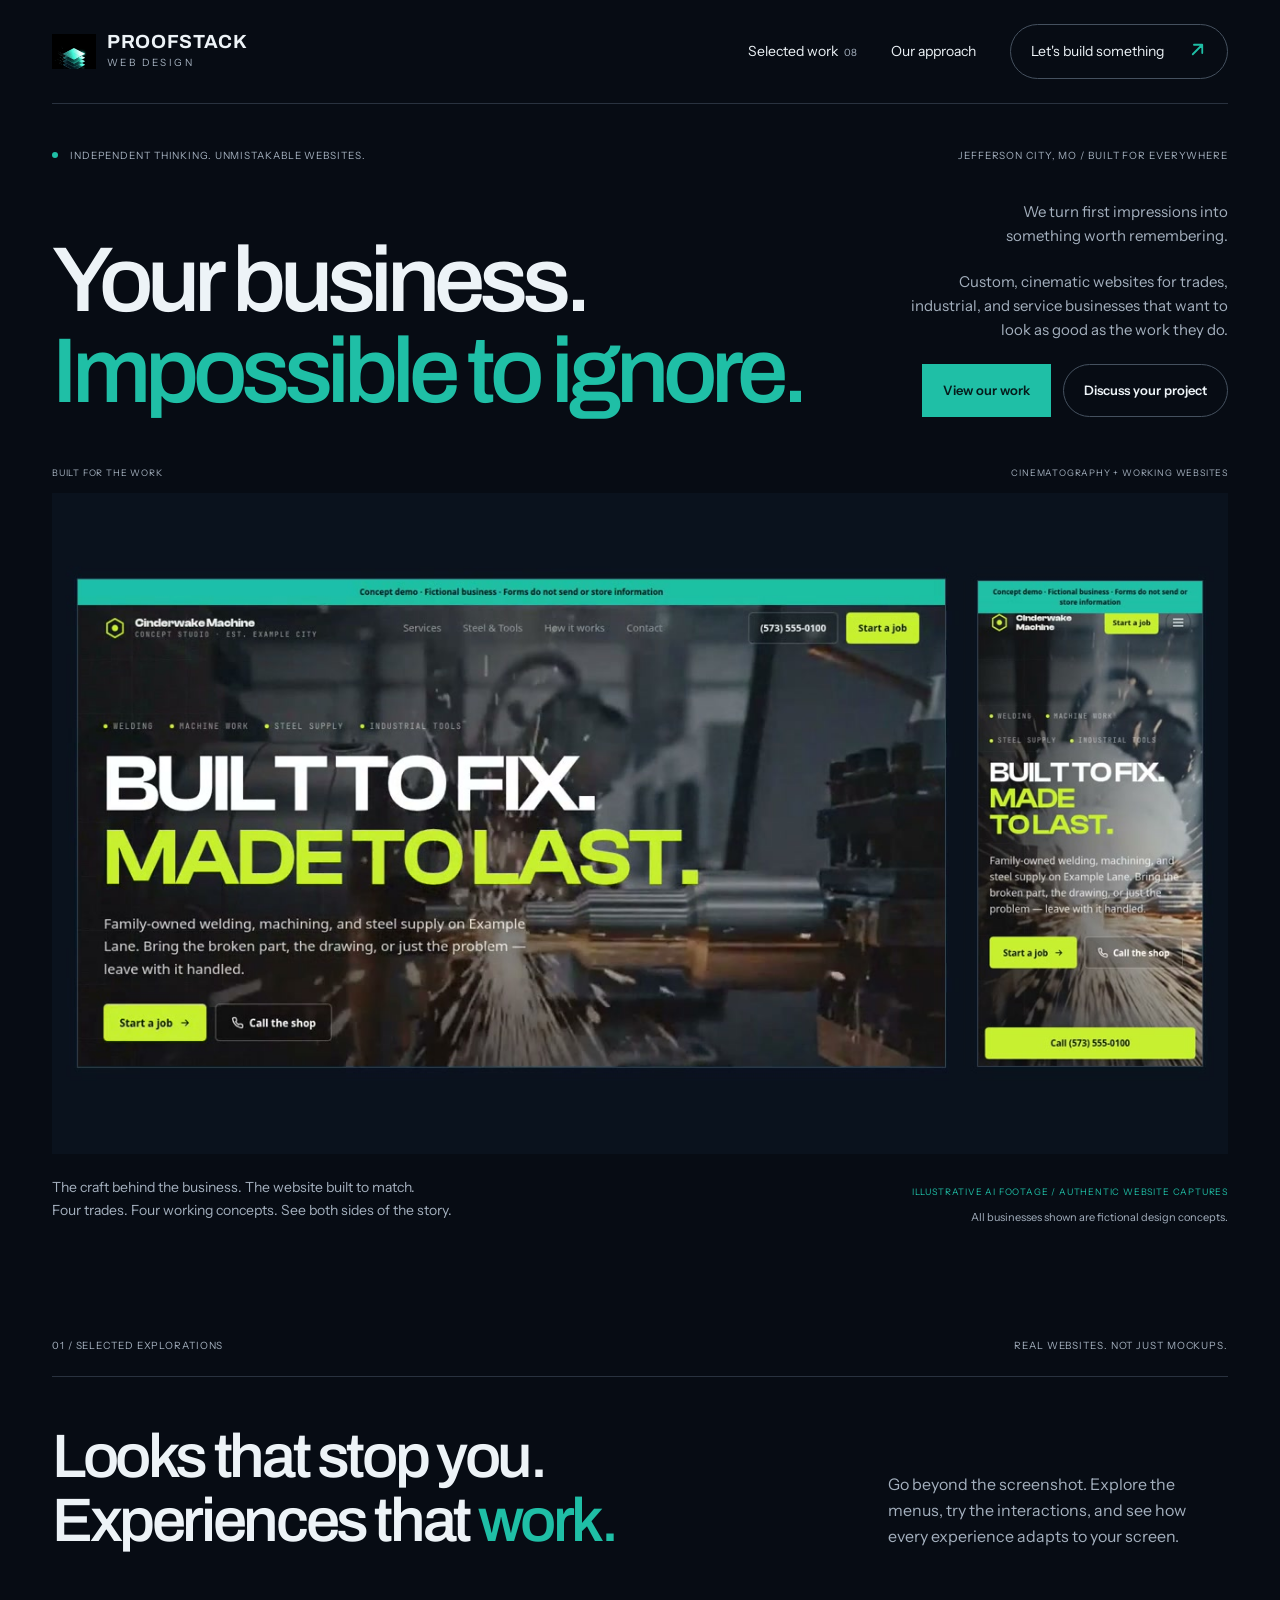
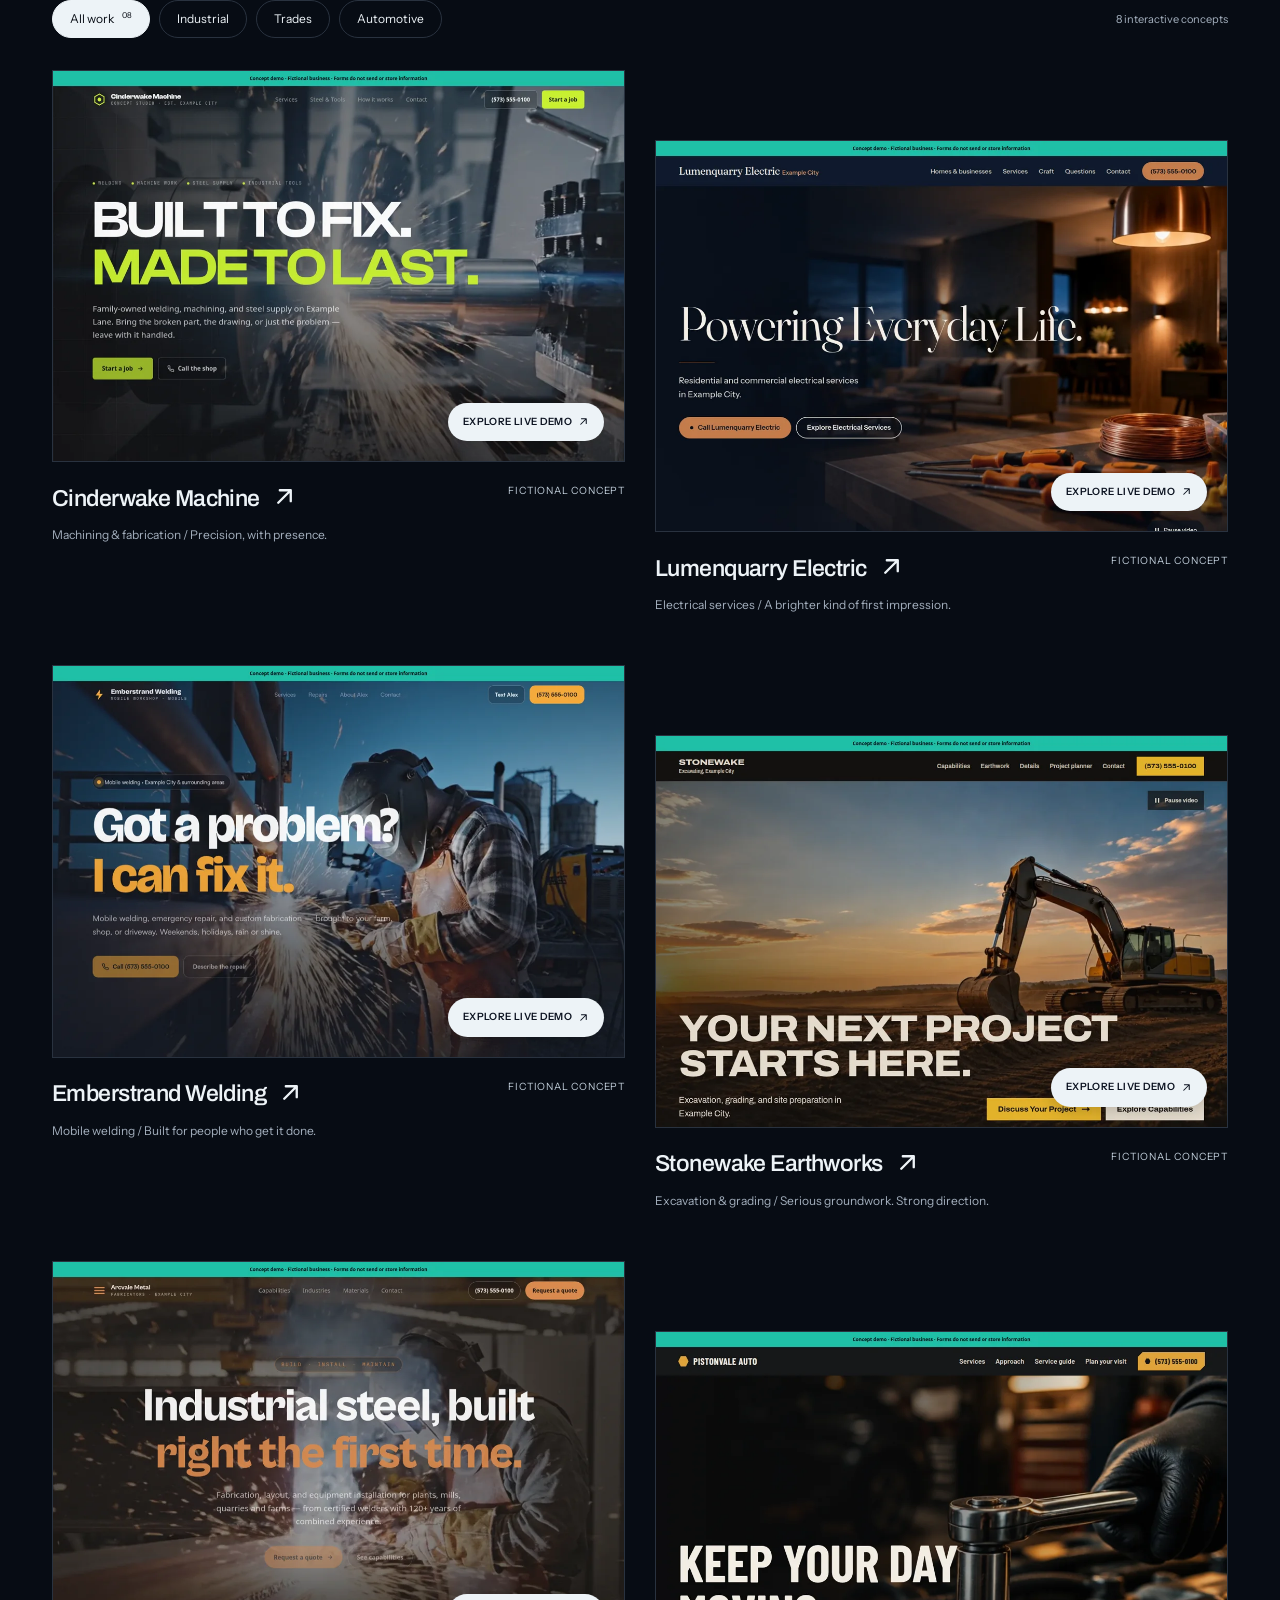
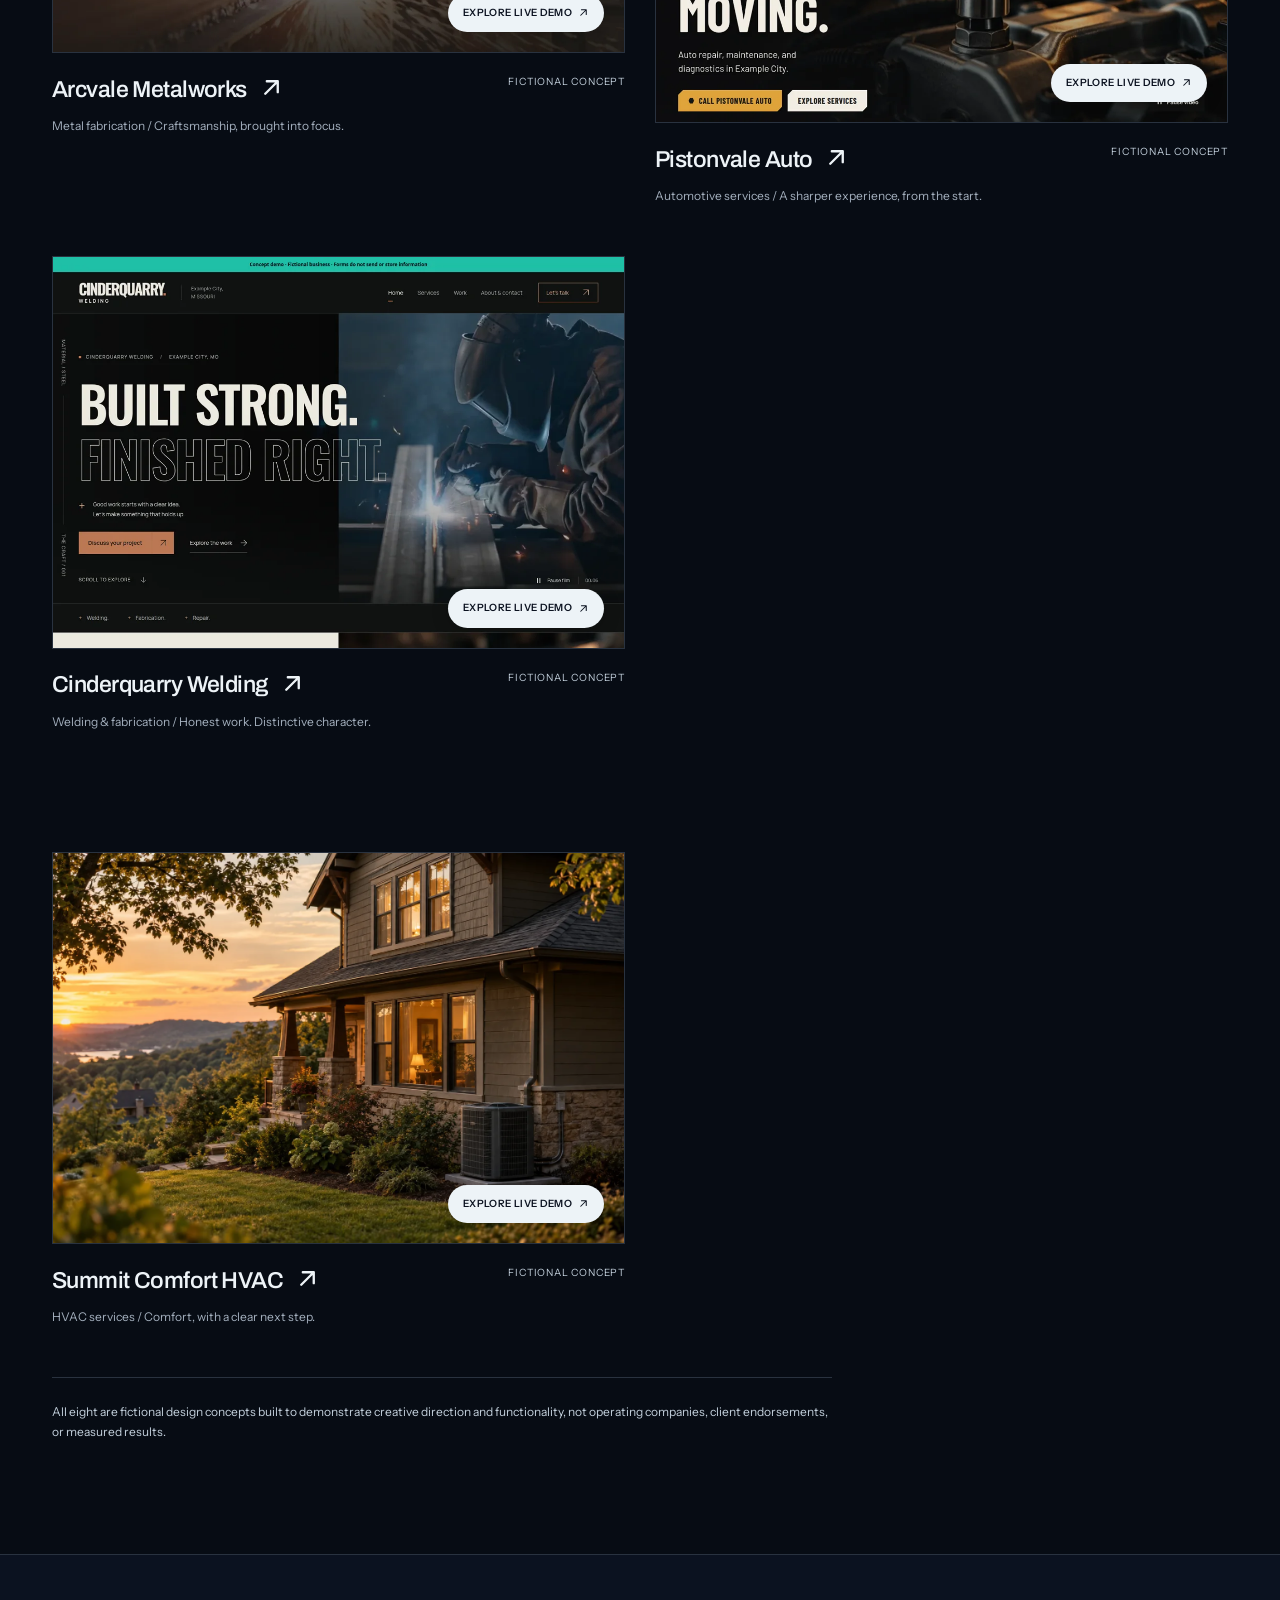
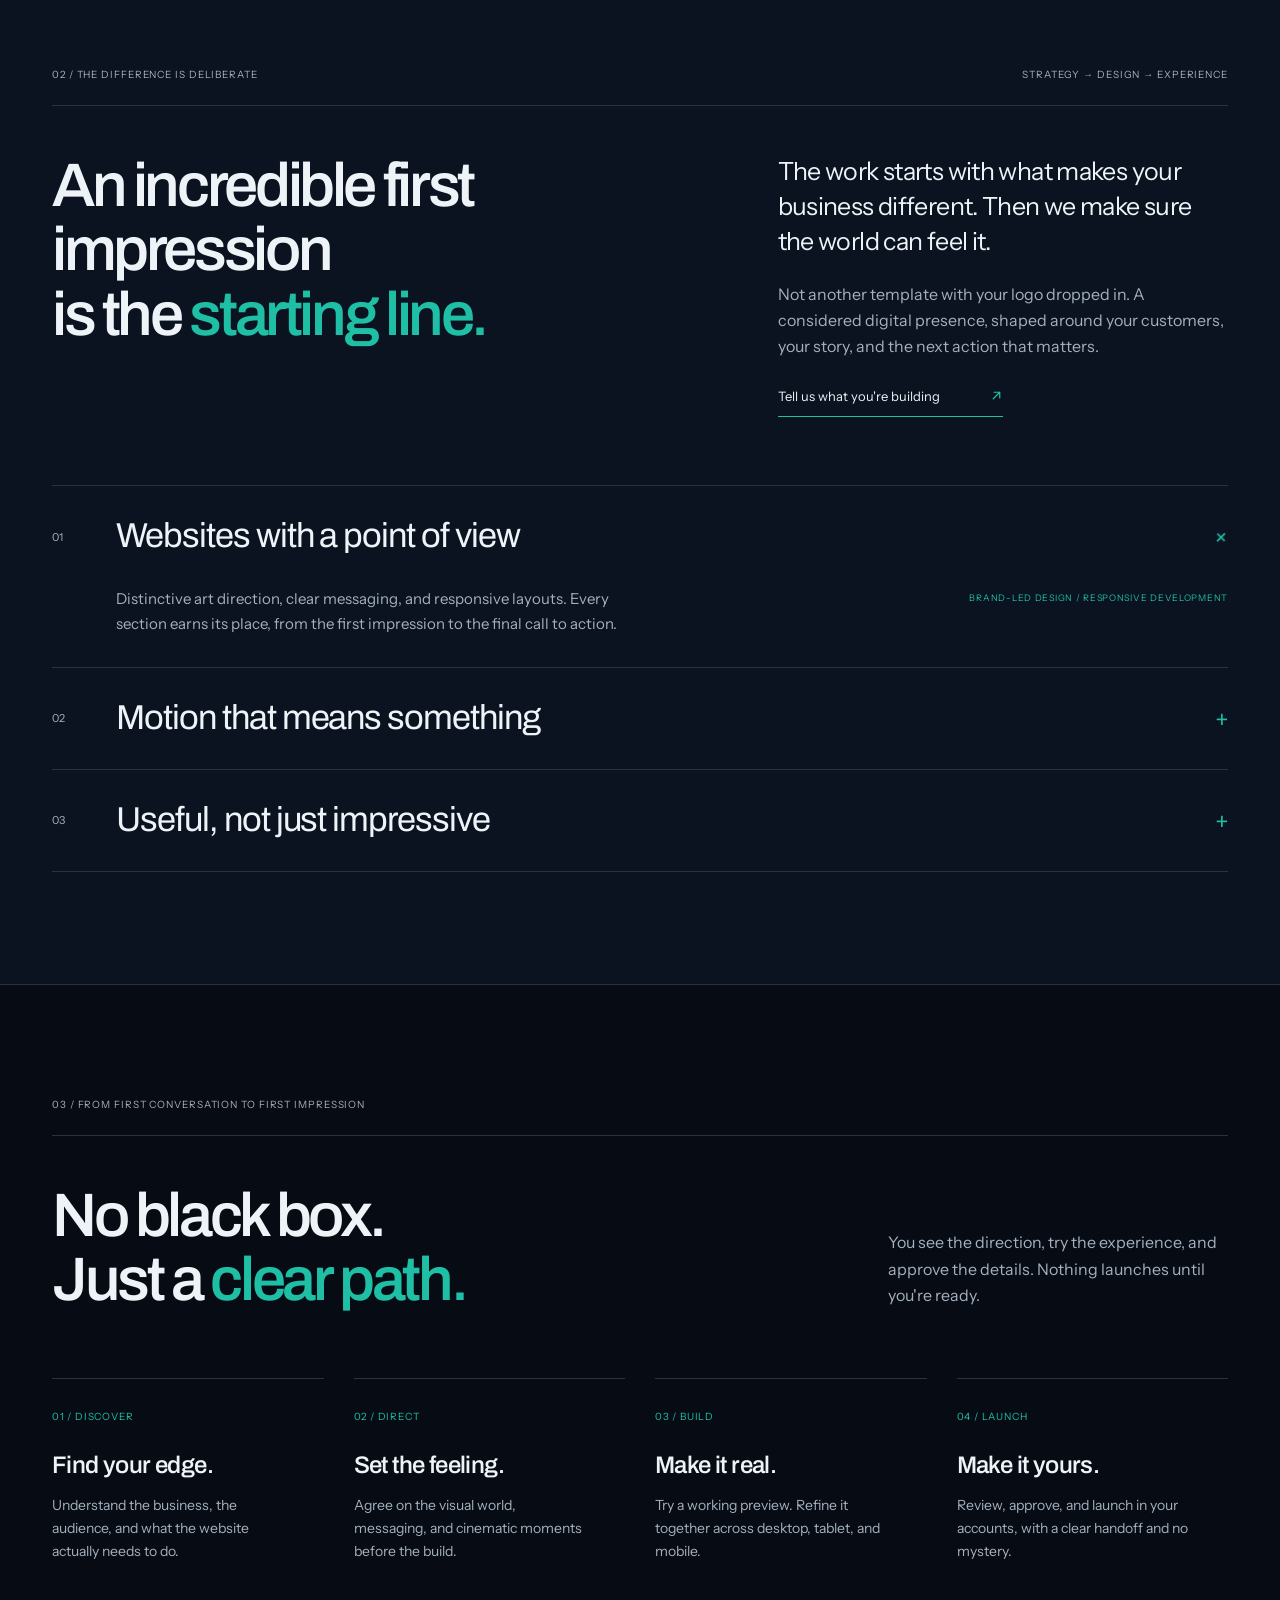
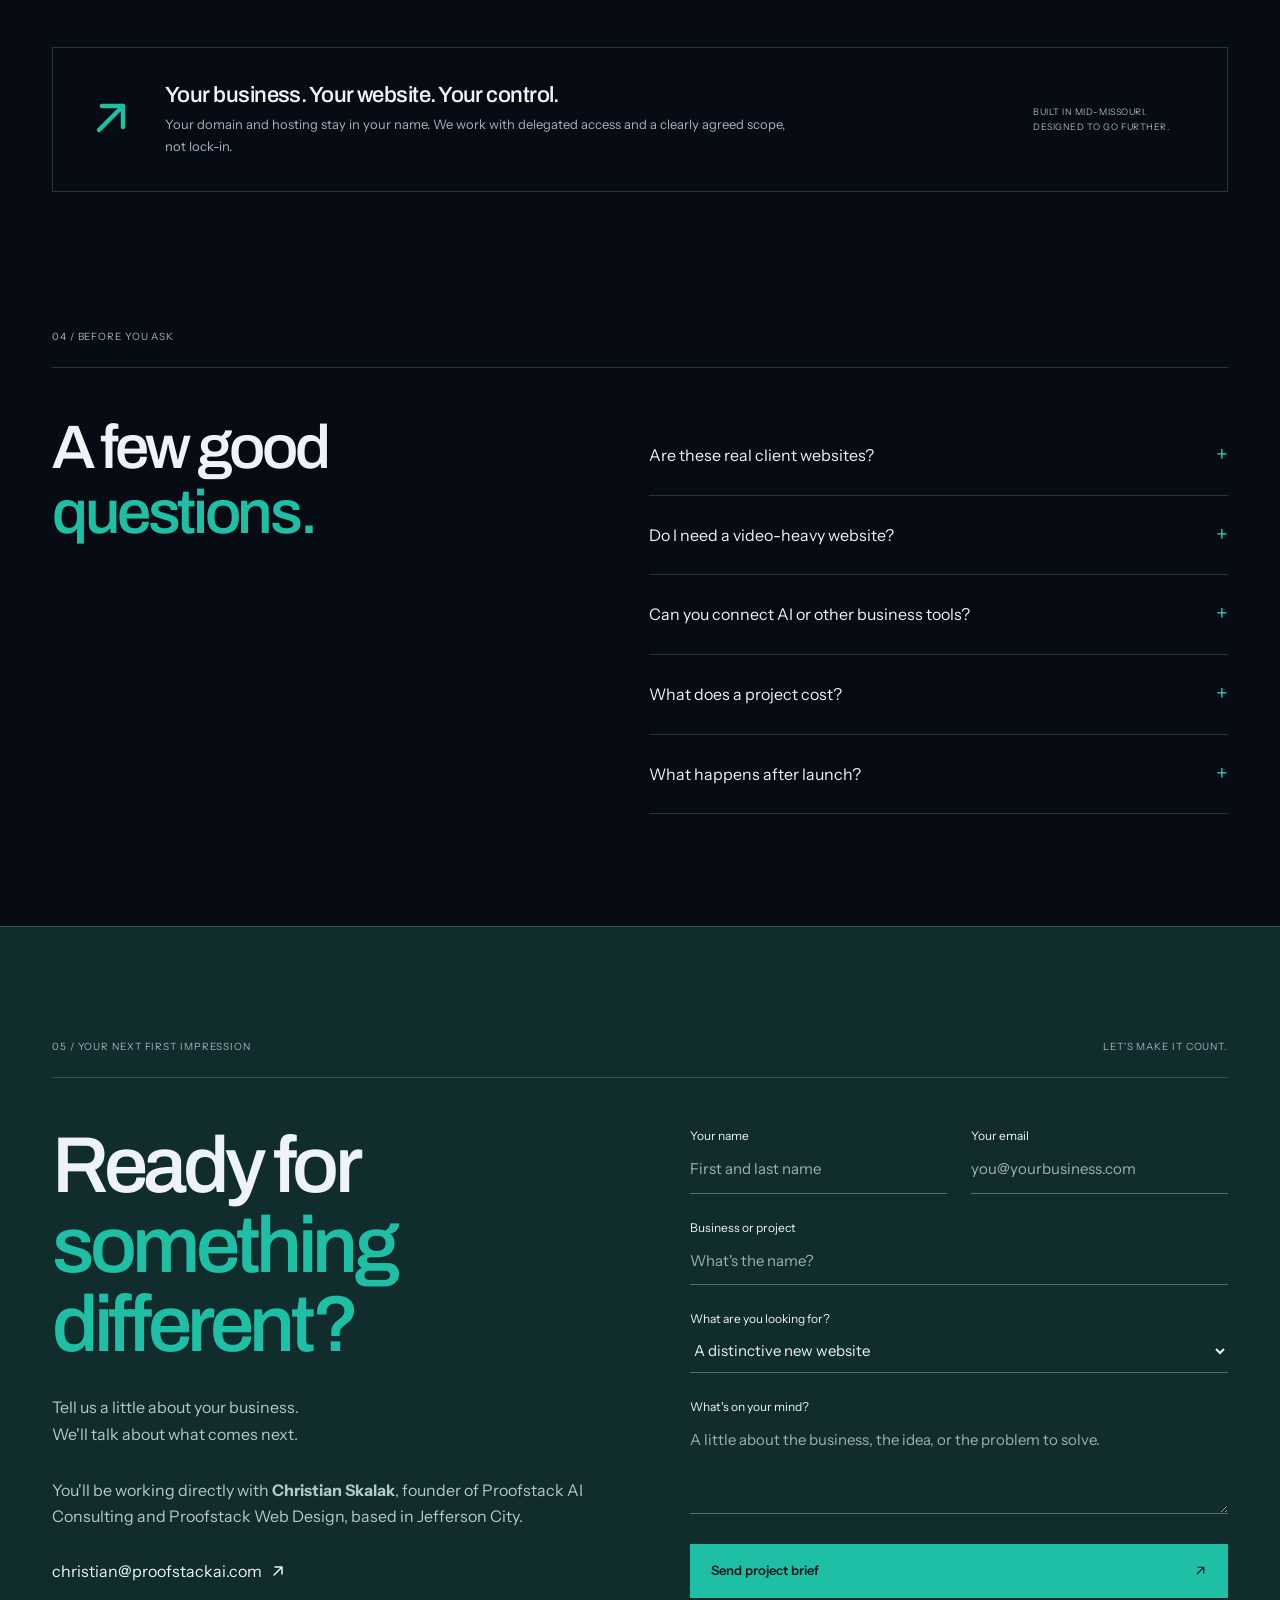
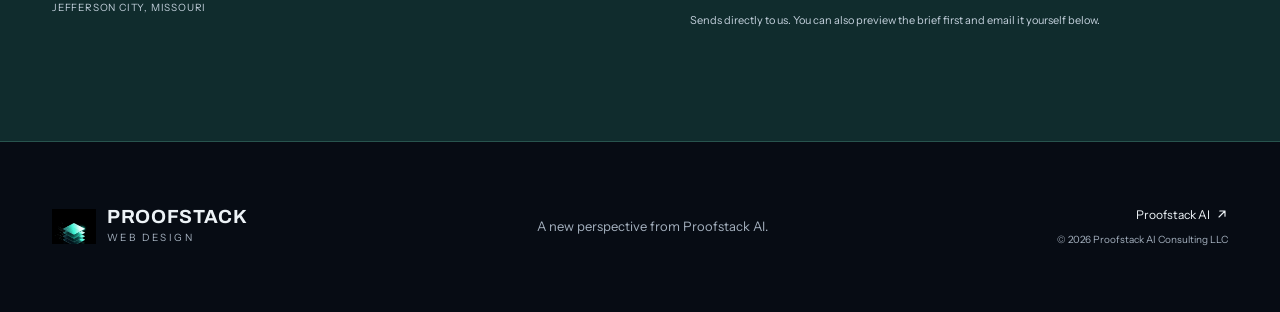
<file: index.html>
<!doctype html>
<html lang="en">
<head>
  <meta charset="utf-8">
  <meta name="viewport" content="width=device-width,initial-scale=1">
  <meta name="theme-color" content="#0B1220">
  <meta name="description" content="Cinematic websites. Real interactions. Proofstack Web Design builds distinctive digital experiences for ambitious businesses. Based in Jefferson City, Missouri.">
  <link rel="canonical" href="https://design.proofstackai.com/">
  <title>Proofstack Web Design | Impossible to ignore.</title>
  <link rel="icon" href="assets/proofstack-icon.png">
  <link rel="preload" href="assets/archivo-var.woff2" as="font" type="font/woff2" crossorigin>
  <link rel="stylesheet" href="style.css">
  <script src="app.js" defer></script>
</head>
<body>
<a class="skip-link" href="#main">Skip to content</a>
<header class="site-header shell">
  <a class="brand" href="#" aria-label="Proofstack Web Design home"><img src="assets/proofstack-icon.png" alt="" width="44" height="36"><span><b>PROOFSTACK</b><small>WEB DESIGN</small></span></a>
  <nav id="navigation" aria-label="Main navigation"><a href="#work">Selected work <span>08</span></a><a href="#approach">Our approach</a><a class="nav-cta" href="#start">Let's build something <span aria-hidden="true"><svg class="i-arrow" width="1em" height="1em" viewBox="0 0 16 16" fill="none" aria-hidden="true"><path d="M4 12L12 4M12 4H5M12 4V11" stroke="currentColor" stroke-width="1.5" stroke-linecap="round" stroke-linejoin="round"/></svg></span></a></nav>
  <button class="menu-toggle" aria-expanded="false" aria-controls="navigation">Menu <span>+</span></button>
</header>
<main id="main">
  <section class="hero shell" aria-labelledby="hero-heading">
    <div class="eyebrow"><span><i></i> INDEPENDENT THINKING. UNMISTAKABLE WEBSITES.</span><span>JEFFERSON CITY, MO / BUILT FOR EVERYWHERE</span></div>
    <div class="hero-intro"><h1 id="hero-heading">Your business.<br><span>Impossible to ignore.</span></h1><div><p>We turn first impressions into<br>something worth remembering.</p><p class="hero-offer">Custom, cinematic websites for trades, industrial, and service businesses that want to look as good as the work they do.</p><div class="hero-ctas"><a class="button-primary" href="#work">View our work</a><a class="button-ghost" href="#start">Discuss your project</a></div></div></div>
    <div class="film-label"><span>BUILT FOR THE WORK</span><span>CINEMATOGRAPHY + WORKING WEBSITES</span></div>
    <div class="film-stage">
      <video id="showreel" autoplay loop playsinline muted preload="auto" poster="assets/trades-poster.jpg" aria-hidden="true" tabindex="-1"><source id="film-source" src="assets/built-for-the-work.mp4" type="video/mp4"></video>
    </div>
    <div class="film-caption"><p>The craft behind the business. The website built to match.<br>Four trades. Four working concepts. See both sides of the story.</p><div><span>ILLUSTRATIVE AI FOOTAGE / AUTHENTIC WEBSITE CAPTURES</span><small>All businesses shown are fictional design concepts.</small></div></div>
  </section>
  <section id="work" class="work shell section-space">
    <div class="section-kicker"><span>01 / SELECTED EXPLORATIONS</span><span>REAL WEBSITES. NOT JUST MOCKUPS.</span></div>
    <div class="section-heading"><h2>Looks that stop you.<br>Experiences that <em>work.</em></h2><p>Go beyond the screenshot. Explore the menus, try the interactions, and see how every experience adapts to your screen.</p></div>
    <div class="work-toolbar"><div class="filters" role="group" aria-label="Filter portfolio"><button class="active" data-filter="all" aria-pressed="true">All work <sup>08</sup></button><button data-filter="industrial" aria-pressed="false">Industrial</button><button data-filter="trades" aria-pressed="false">Trades</button><button data-filter="automotive" aria-pressed="false">Automotive</button></div><span id="work-count" role="status">8 interactive concepts</span></div>
    <div class="work-grid" id="work-grid"></div>
    <p class="portfolio-note">All eight are fictional design concepts built to demonstrate creative direction and functionality, not operating companies, client endorsements, or measured results.</p>
  </section>
  <section id="approach" class="approach section-space">
    <div class="shell"><div class="section-kicker"><span>02 / THE DIFFERENCE IS DELIBERATE</span><span>STRATEGY → DESIGN → EXPERIENCE</span></div>
      <div class="approach-intro"><h2>An incredible first impression<br>is the <em>starting line.</em></h2><div><p class="large-copy">The work starts with what makes your business different. Then we make sure the world can feel it.</p><p>Not another template with your logo dropped in. A considered digital presence, shaped around your customers, your story, and the next action that matters.</p><a class="text-link" href="#start">Tell us what you're building <span><svg class="i-arrow" width="1em" height="1em" viewBox="0 0 16 16" fill="none" aria-hidden="true"><path d="M4 12L12 4M12 4H5M12 4V11" stroke="currentColor" stroke-width="1.5" stroke-linecap="round" stroke-linejoin="round"/></svg></span></a></div></div>
      <div class="service-list">
        <details open><summary><span class="service-number">01</span><span>Websites with a point of view</span><b aria-hidden="true">+</b></summary><div class="service-content"><p>Distinctive art direction, clear messaging, and responsive layouts. Every section earns its place, from the first impression to the final call to action.</p><span>BRAND-LED DESIGN / RESPONSIVE DEVELOPMENT</span></div></details>
        <details><summary><span class="service-number">02</span><span>Motion that means something</span><b aria-hidden="true">+</b></summary><div class="service-content"><p>Original cinematic media, carefully paced transitions, and expressive interactions. Motion supports the story without getting between your customers and what they need.</p><span>CINEMATIC MEDIA / INTERACTION DESIGN</span></div></details>
        <details><summary><span class="service-number">03</span><span>Useful, not just impressive</span><b aria-hidden="true">+</b></summary><div class="service-content"><p>Service finders, project planners, clear inquiry flows, and optional AI workflows. We define the actual integrations and their permissions before anything goes live.</p><span>INTERACTIVE TOOLS / OPTIONAL AUTOMATION</span></div></details>
      </div>
    </div>
  </section>
  <section class="process shell section-space">
    <div class="section-kicker"><span>03 / FROM FIRST CONVERSATION TO FIRST IMPRESSION</span></div>
    <div class="section-heading"><h2>No black box.<br>Just a <em>clear path.</em></h2><p>You see the direction, try the experience, and approve the details. Nothing launches until you're ready.</p></div>
    <div class="process-grid"><article><span>01 / DISCOVER</span><h3>Find your edge.</h3><p>Understand the business, the audience, and what the website actually needs to do.</p></article><article><span>02 / DIRECT</span><h3>Set the feeling.</h3><p>Agree on the visual world, messaging, and cinematic moments before the build.</p></article><article><span>03 / BUILD</span><h3>Make it real.</h3><p>Try a working preview. Refine it together across desktop, tablet, and mobile.</p></article><article><span>04 / LAUNCH</span><h3>Make it yours.</h3><p>Review, approve, and launch in your accounts, with a clear handoff and no mystery.</p></article></div>
    <div class="ownership"><span class="ownership-symbol" aria-hidden="true"><svg class="i-arrow" width="1em" height="1em" viewBox="0 0 16 16" fill="none" aria-hidden="true"><path d="M4 12L12 4M12 4H5M12 4V11" stroke="currentColor" stroke-width="1.5" stroke-linecap="round" stroke-linejoin="round"/></svg></span><div><h3>Your business. Your website. Your control.</h3><p>Your domain and hosting stay in your name. We work with delegated access and a clearly agreed scope, not lock-in.</p></div><span>BUILT IN MID-MISSOURI.<br>DESIGNED TO GO FURTHER.</span></div>
  </section>
  <section class="faq shell section-space">
    <div class="section-kicker"><span>04 / BEFORE YOU ASK</span></div>
    <div class="faq-layout"><h2>A few good<br><em>questions.</em></h2><div>
      <details><summary>Are these real client websites?<b aria-hidden="true">+</b></summary><p>No. All eight, including Summit Comfort HVAC, are working concept builds with fictional business identities and contact details. They demonstrate design and functionality, not client relationships or measured results.</p></details>
      <details><summary>Do I need a video-heavy website?<b aria-hidden="true">+</b></summary><p>No. This site is a creative showcase. Your website should use the right tools for your audience, whether that's a cinematic opening or a fast, focused service page. Readability, accessibility, and performance come first.</p></details>
      <details><summary>Can you connect AI or other business tools?<b aria-hidden="true">+</b></summary><p>Yes, that can be part of a separately scoped Proofstack project. We first agree on what connects, what data it can access, and which actions need human approval.</p></details>
      <details><summary>What does a project cost?<b aria-hidden="true">+</b></summary><p>Our base package starts at $500 for a custom-built website like the ones in our portfolio, with hosting and domain priced separately. Additional add-ons, such as extra pages, original photography, copywriting, and integrations, are available. Every quote includes a build timeline and a set number of revision rounds, agreed before work starts.</p></details>
      <details><summary>What happens after launch?<b aria-hidden="true">+</b></summary><p>You own the domain, hosting account, and code from day one. Ongoing updates are available on a simple monthly care plan or billed per request, whichever fits how often you expect to change things. Hosting itself typically runs a few dollars a month through providers like Netlify; we help you set that account up in your own name.</p></details>
    </div></div>
  </section>
  <section id="start" class="contact section-space"><div class="shell">
    <div class="section-kicker"><span>05 / YOUR NEXT FIRST IMPRESSION</span><span>LET'S MAKE IT COUNT.</span></div>
    <div class="contact-layout"><div><h2>Ready for<br><em>something<br>different?</em></h2><p>Tell us a little about your business.<br>We'll talk about what comes next.</p><p class="founder-line">You'll be working directly with <strong>Christian Skalak</strong>, founder of Proofstack AI Consulting and Proofstack Web Design, based in Jefferson City.</p><a class="contact-email" href="mailto:christian@proofstackai.com">christian@proofstackai.com <svg class="i-arrow" width="1em" height="1em" viewBox="0 0 16 16" fill="none" aria-hidden="true"><path d="M4 12L12 4M12 4H5M12 4V11" stroke="currentColor" stroke-width="1.5" stroke-linecap="round" stroke-linejoin="round"/></svg></a><span class="contact-location">JEFFERSON CITY, MISSOURI</span></div>
    <form id="brief-form" name="brief-form" method="POST" data-netlify="true" netlify-honeypot="company-website"><input type="hidden" name="form-name" value="brief-form"><p class="sr-only"><label>Leave this field blank<input name="company-website" tabindex="-1" autocomplete="off"></label></p><div class="field-row"><label>Your name<input name="name" autocomplete="name" maxlength="100" required placeholder="First and last name"></label><label>Your email<input name="email" type="email" autocomplete="email" maxlength="180" required placeholder="you@yourbusiness.com"></label></div><label>Business or project<input name="business" autocomplete="organization" maxlength="150" required placeholder="What's the name?"></label><label>What are you looking for?<select name="type"><option>A distinctive new website</option><option>A redesign of an existing website</option><option>Cinematic media and motion</option><option>A website with AI or automation</option><option>Let's figure it out together</option></select></label><label>What's on your mind?<textarea name="message" rows="3" maxlength="2000" required placeholder="A little about the business, the idea, or the problem to solve."></textarea></label><button class="button-primary" type="submit" id="brief-submit">Send project brief <svg class="i-arrow" width="1em" height="1em" viewBox="0 0 16 16" fill="none" aria-hidden="true"><path d="M4 12L12 4M12 4H5M12 4V11" stroke="currentColor" stroke-width="1.5" stroke-linecap="round" stroke-linejoin="round"/></svg></button><p class="form-note">Sends directly to us. You can also preview the brief first and email it yourself below.</p></form></div>
    <div id="brief-preview" hidden><div class="preview-heading"><h3>Your project brief</h3><span id="brief-status">NOT SENT</span></div><pre id="brief-text"></pre><div class="preview-actions"><a id="email-brief" class="button-primary" href="mailto:christian@proofstackai.com">Email it yourself instead <svg class="i-arrow" width="1em" height="1em" viewBox="0 0 16 16" fill="none" aria-hidden="true"><path d="M4 12L12 4M12 4H5M12 4V11" stroke="currentColor" stroke-width="1.5" stroke-linecap="round" stroke-linejoin="round"/></svg></a><button id="edit-brief">Edit brief</button><button id="clear-brief">Clear</button></div><p id="brief-help">Review it, then send or email it yourself.</p></div>
  </div></section>
</main>
<footer class="footer shell"><a class="brand" href="#"><img src="assets/proofstack-icon.png" alt="" width="44" height="36"><span><b>PROOFSTACK</b><small>WEB DESIGN</small></span></a><p>A new perspective from Proofstack AI.</p><div><a href="https://www.proofstackai.com/" target="_blank" rel="noopener">Proofstack AI <svg class="i-arrow" width="1em" height="1em" viewBox="0 0 16 16" fill="none" aria-hidden="true"><path d="M4 12L12 4M12 4H5M12 4V11" stroke="currentColor" stroke-width="1.5" stroke-linecap="round" stroke-linejoin="round"/></svg></a><span>© 2026 Proofstack AI Consulting LLC</span></div></footer>
<dialog id="demo-dialog" aria-labelledby="demo-title"><div class="demo-toolbar"><div><small id="demo-kind">INTERACTIVE FICTIONAL CONCEPT</small><h2 id="demo-title"></h2></div><div class="device-switch" role="group" aria-label="Preview width"><button data-device="desktop" class="active" aria-pressed="true">Desktop</button><button data-device="mobile" aria-pressed="false">Mobile</button></div><a id="demo-open" target="_blank" rel="noopener">Open full site <svg class="i-arrow" width="1em" height="1em" viewBox="0 0 16 16" fill="none" aria-hidden="true"><path d="M4 12L12 4M12 4H5M12 4V11" stroke="currentColor" stroke-width="1.5" stroke-linecap="round" stroke-linejoin="round"/></svg></a><button id="demo-close" aria-label="Close interactive demo"><svg width="1em" height="1em" viewBox="0 0 16 16" fill="none" aria-hidden="true"><path d="M3 3l10 10M13 3L3 13" stroke="currentColor" stroke-width="1.5" stroke-linecap="round"/></svg></button></div><div class="demo-viewport"><iframe id="demo-frame" title="Interactive fictional business demo" sandbox="allow-scripts allow-forms allow-same-origin" loading="lazy"></iframe></div><div class="demo-disclaimer" id="demo-disclaimer">Fictional business. Demo forms do not send or store information.</div></dialog>
</body>
</html>
</file>
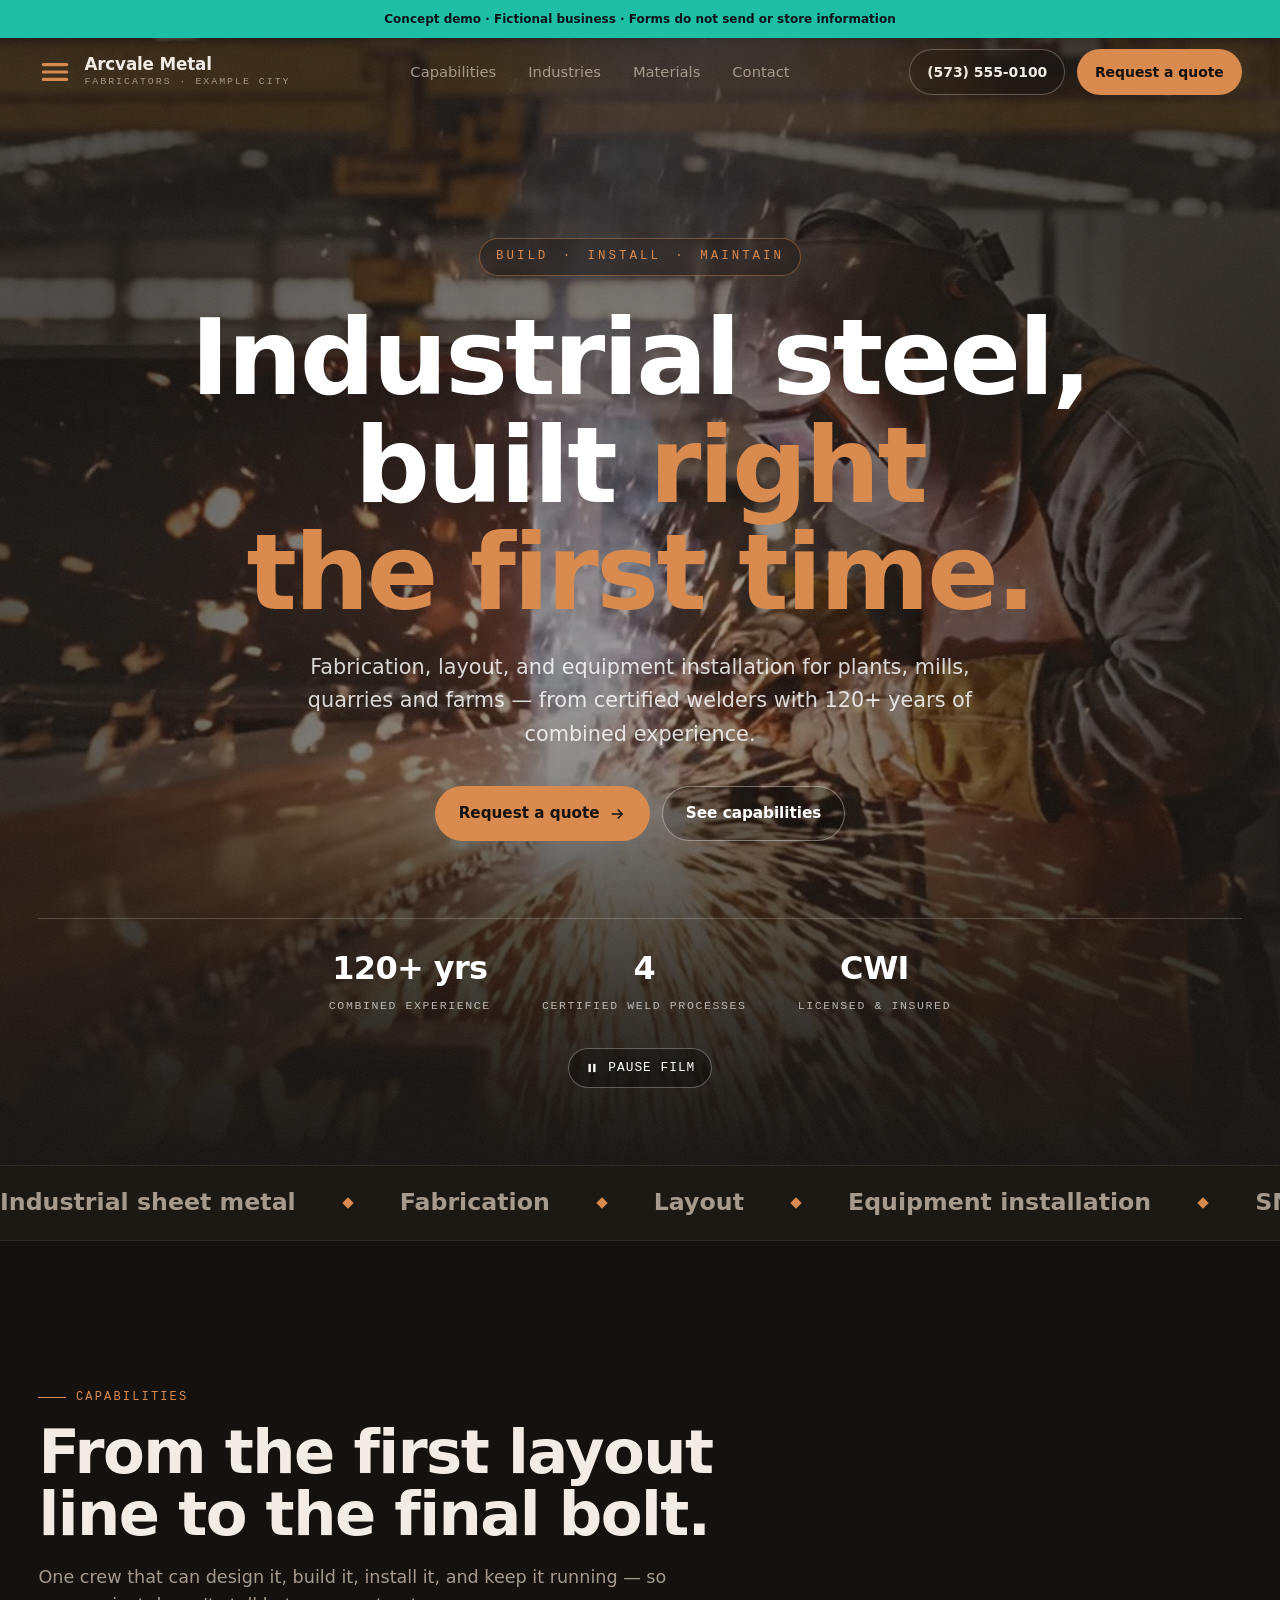
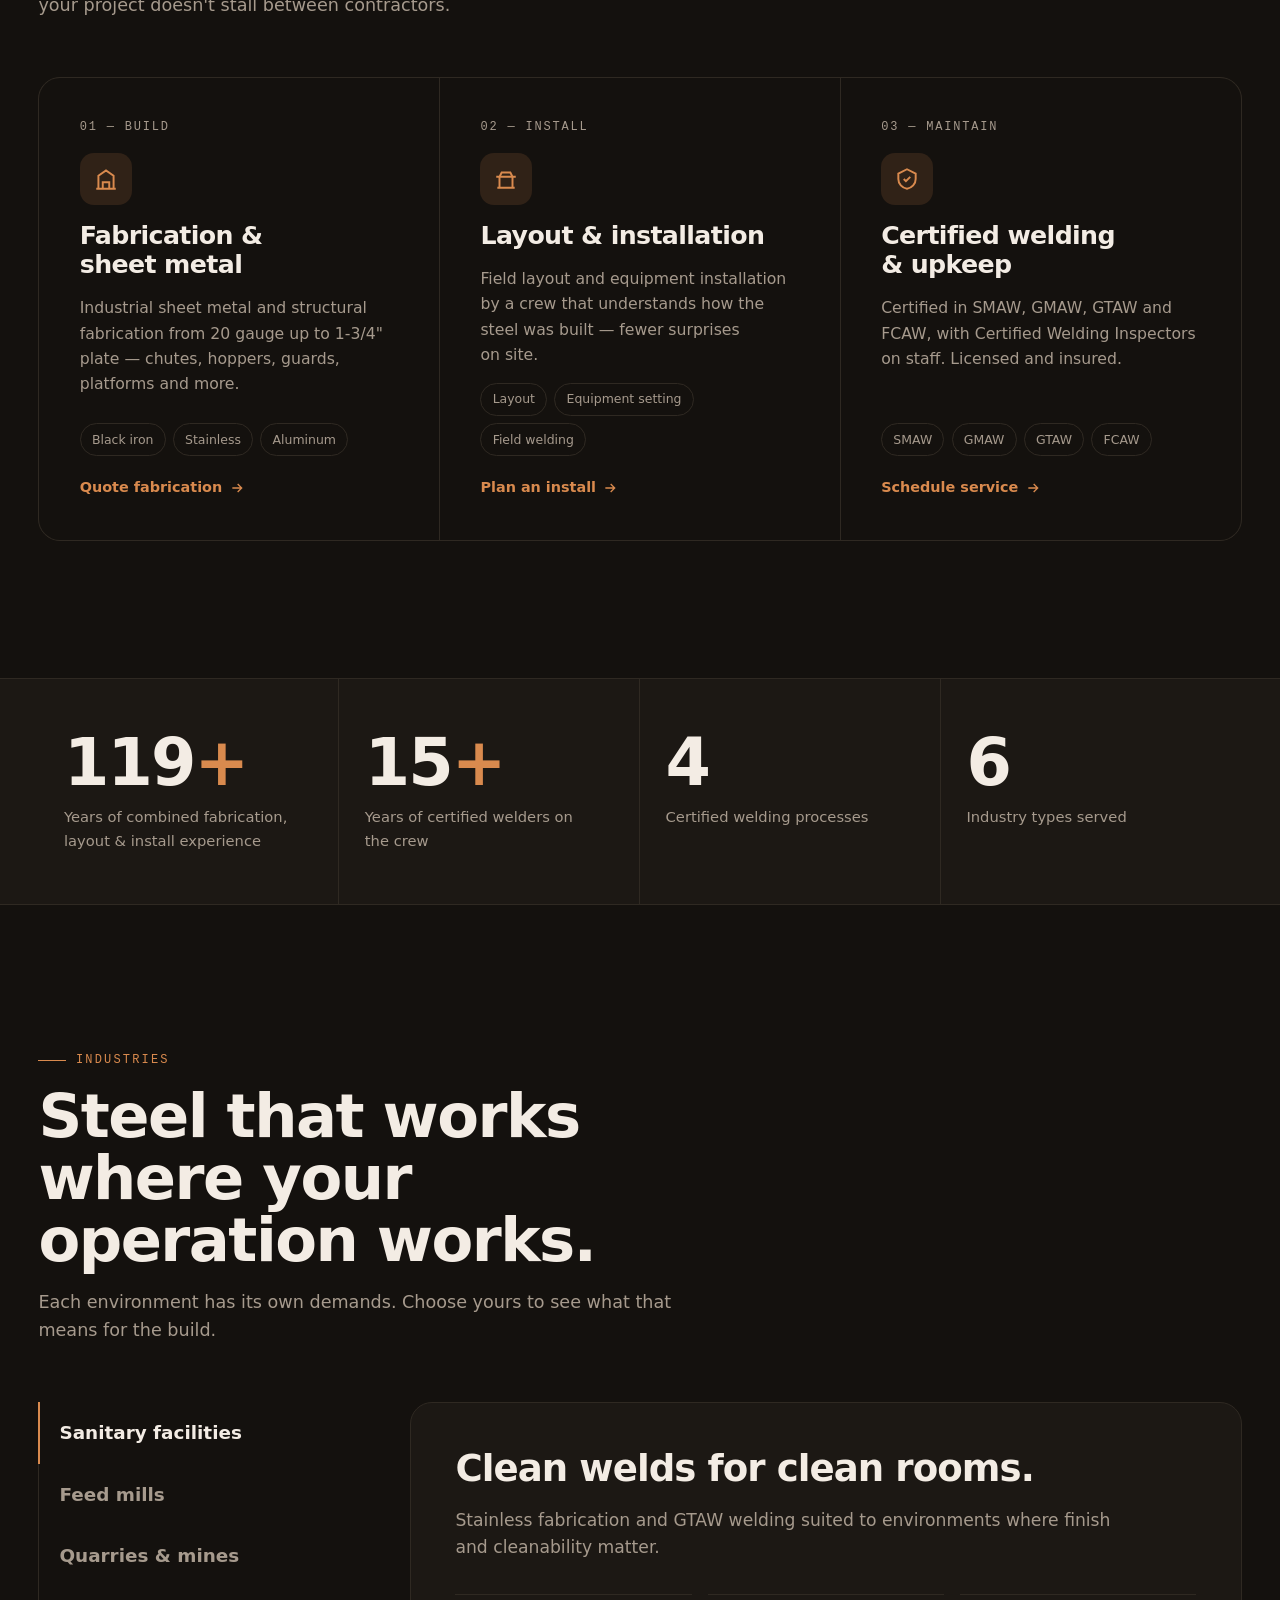
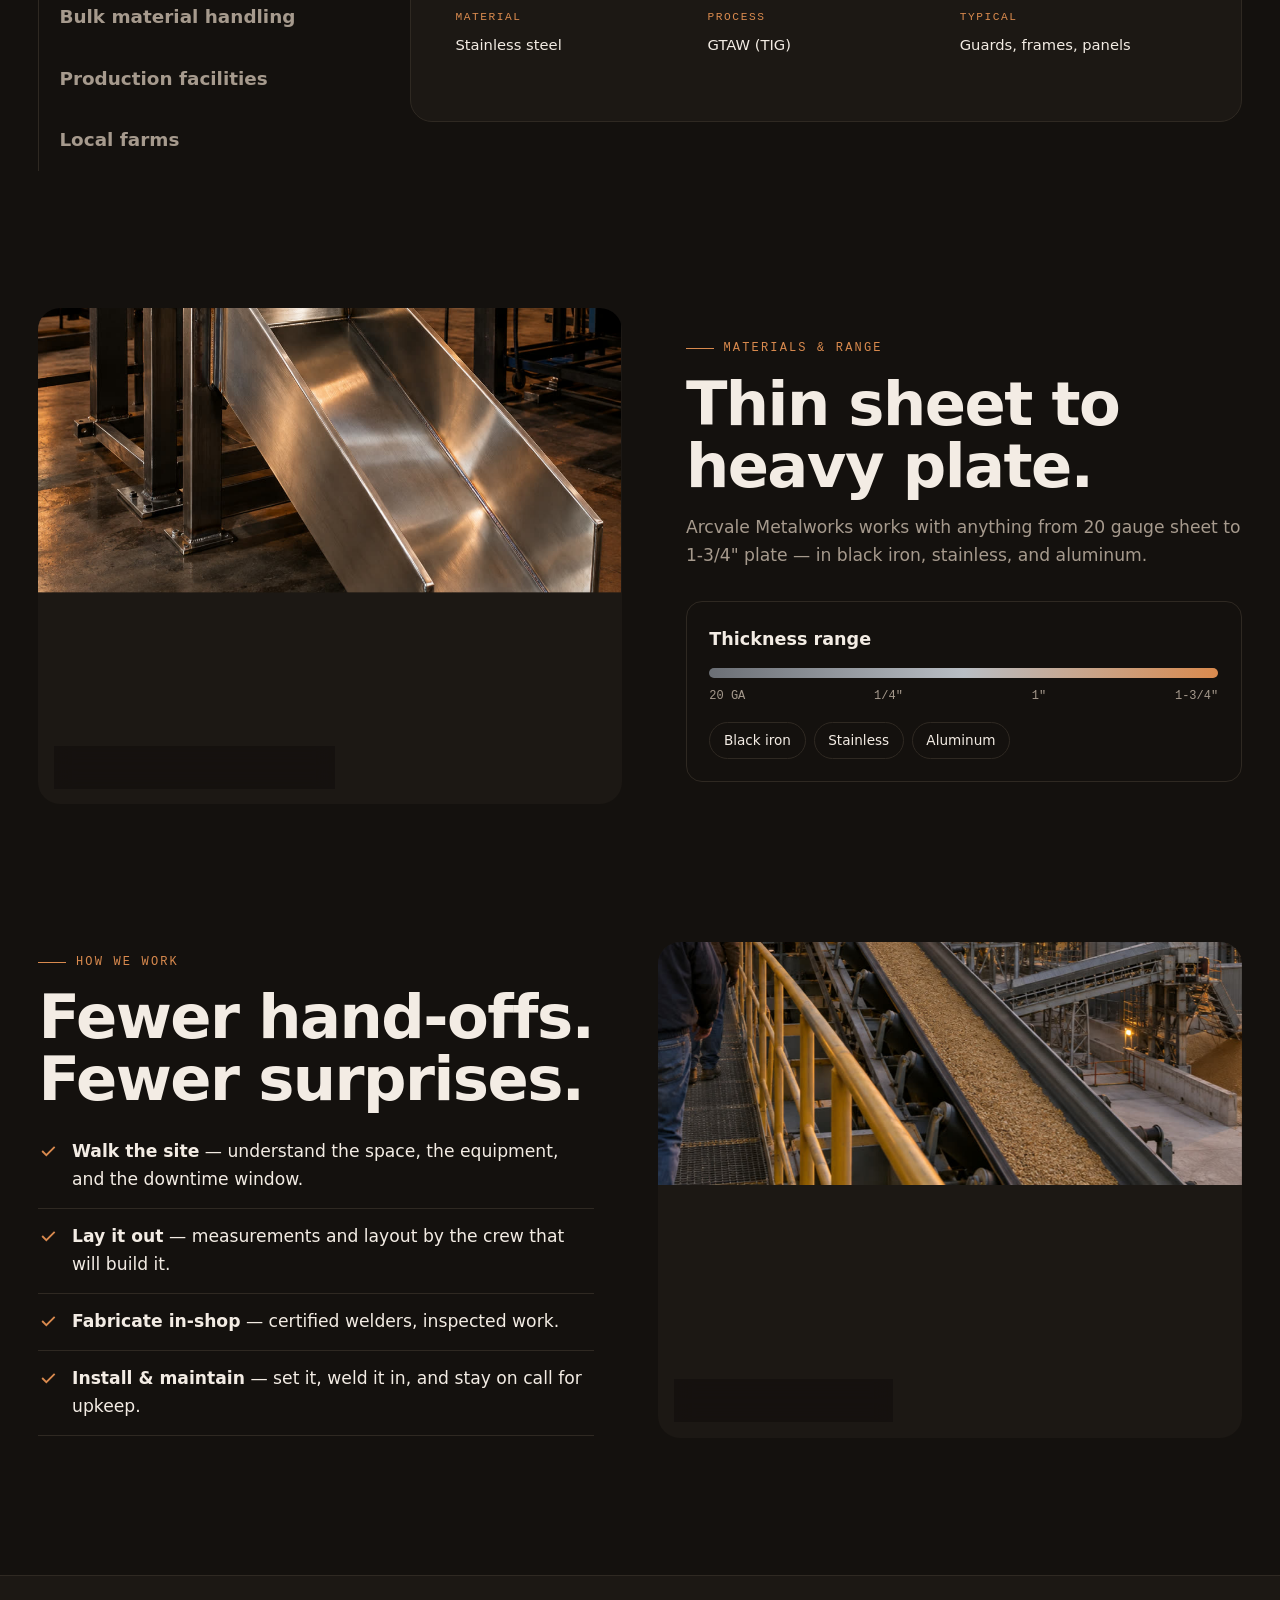
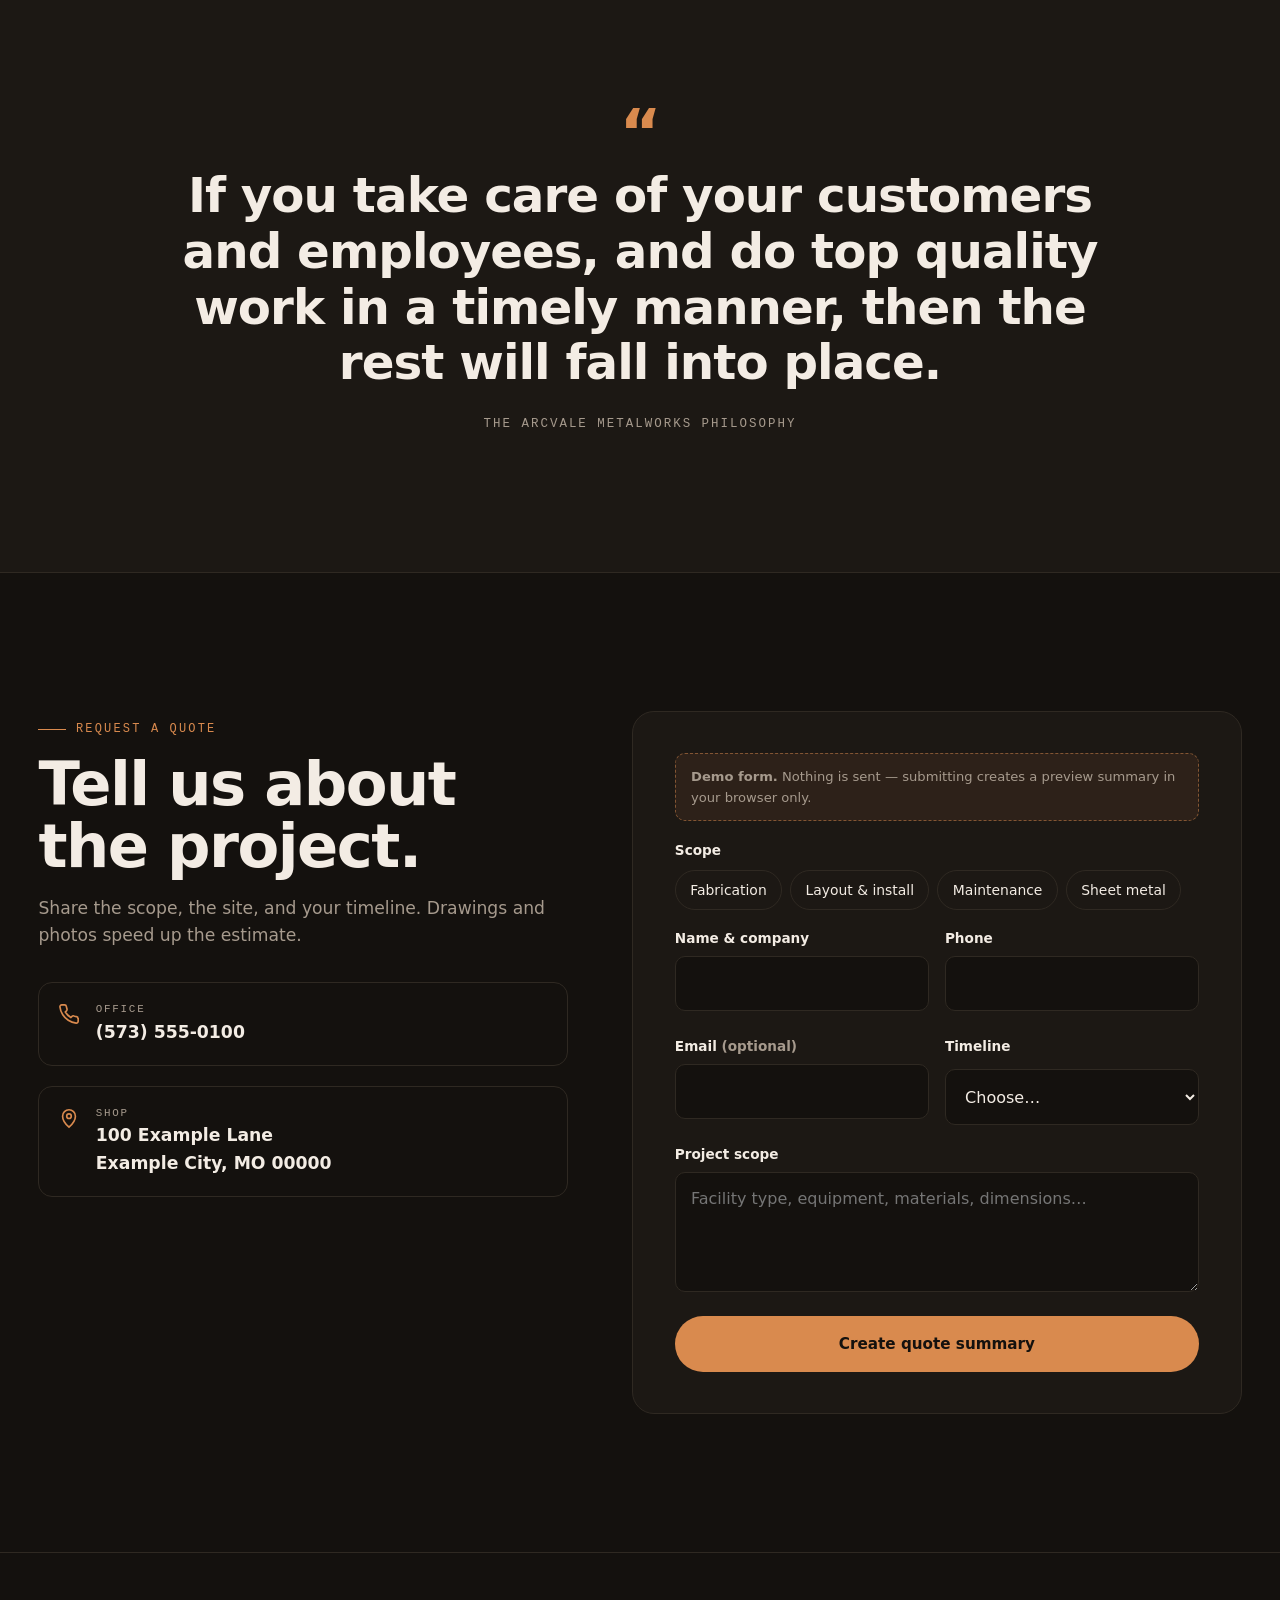
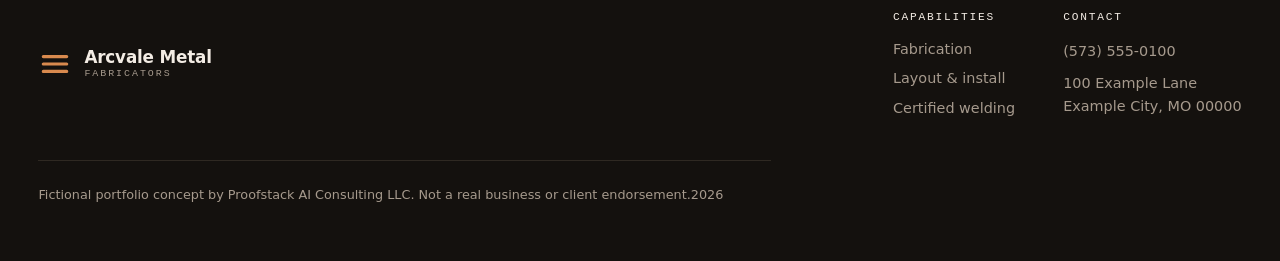
<file: demos/arcvale/index.html>
<!DOCTYPE html>

<html class="no-js" lang="en">
<head><meta content="default-src 'self' data: blob:; script-src 'self' 'unsafe-inline'; style-src 'self' 'unsafe-inline' https://fonts.googleapis.com https://api.fontshare.com; font-src 'self' data: https://fonts.gstatic.com https://cdn.fontshare.com; img-src 'self' data: blob:; media-src 'self' data: blob:; connect-src 'none'; form-action 'none'; object-src 'none'; base-uri 'self'" http-equiv="Content-Security-Policy"/>
<meta charset="utf-8"/>
<meta content="width=device-width,initial-scale=1" name="viewport"/>
<title>Arcvale Metalworks | Build. Install. Maintain. · Example City, MO</title>
<meta content="Industrial sheet metal, fabrication, layout and equipment installation. Certified SMAW, GMAW, GTAW and FCAW welding. Redesign concept by Proofstack AI." name="description"/>
<meta content="noindex" name="robots"/>
<meta content="#14110e" name="theme-color"/>
<link crossorigin="" href="https://api.fontshare.com" rel="preconnect"/>
<link href="https://fonts.googleapis.com" rel="preconnect"/><link crossorigin="" href="https://fonts.gstatic.com" rel="preconnect"/>
<link href="https://api.fontshare.com/v2/css?f[]=cabinet-grotesk@700,800&amp;f[]=general-sans@400,500,600&amp;display=swap" rel="stylesheet"/>
<link href="https://fonts.googleapis.com/css2?family=IBM+Plex+Mono:wght@400;500&amp;display=swap" rel="stylesheet"/>

<link href="style.css" rel="stylesheet"/>
<style>
:root{
  --bg:#14110e;--surface:#1c1814;--ink:#f3ece4;--muted:#a69a8d;--line:#2f2922;
  --accent:#d98a4e;--on-accent:#14110e;
  --font-display:'Cabinet Grotesk','General Sans',system-ui,sans-serif;--font-body:'General Sans',system-ui,sans-serif;--font-mono:'IBM Plex Mono',ui-monospace,monospace;
  --display-weight:800;--display-track:-.025em;--radius:999px;--card-radius:22px;
  --hero-align:center;
  --hero-overlay:radial-gradient(ellipse at center,rgba(20,17,14,.35) 0%,rgba(20,17,14,.75) 70%),linear-gradient(0deg,rgba(20,17,14,1) 0%,transparent 35%);
  --hero-size:clamp(3rem,1rem + 7vw,7.6rem);--hero-max:13ch;
}
.hero-inner{padding-top:200px}
.tagline{display:inline-flex;gap:.9rem;font-family:var(--font-mono);font-size:.78rem;letter-spacing:.24em;text-transform:uppercase;color:var(--accent);border:1px solid color-mix(in srgb,var(--accent) 45%,transparent);padding:.5rem 1rem;border-radius:999px;margin-bottom:1.75rem;background:rgba(0,0,0,.25);backdrop-filter:blur(6px)}
.ind-grid{display:grid;grid-template-columns:repeat(3,1fr);gap:1rem}
.ind{border:1px solid var(--line);border-radius:var(--card-radius);padding:1.6rem;display:flex;gap:1rem;align-items:center;background:var(--bg);transition:border-color .3s,transform .3s}
.ind:hover{border-color:var(--accent);transform:translateY(-3px)}
.ind span{font-family:var(--font-mono);color:var(--accent);font-size:.8rem}
.ind b{font-family:var(--font-display);font-size:1.2rem;font-weight:700}
@media (max-width:880px){.ind-grid{grid-template-columns:1fr 1fr}}
@media (max-width:520px){.ind-grid{grid-template-columns:1fr}}
.gauge{margin-top:2rem;border:1px solid var(--line);border-radius:16px;padding:1.4rem}
.gauge-bar{height:10px;border-radius:999px;background:linear-gradient(90deg,#6b6f75,#b9bec4 50%,#d98a4e);margin:.9rem 0 .6rem}
.gauge-lbls{display:flex;justify-content:space-between;font-family:var(--font-mono);font-size:.75rem;color:var(--muted)}
.mats{display:flex;gap:.5rem;flex-wrap:wrap;margin-top:1rem}
.mats span{padding:.4rem .85rem;border-radius:999px;border:1px solid var(--line);font-size:.85rem}
</style>
<link href="../../assets/proofstack-icon.png" rel="icon"/><style>
html{scroll-padding-top:55px;overflow-x:clip}
.concept-notice{position:relative;z-index:200;background:#1fbfa6;color:#07131a;
font:600 12px/1.5 system-ui,sans-serif;padding:10px 18px;text-align:center}
.concept-notice a{color:inherit;text-decoration:underline}
#demo-notice{scroll-margin-top:70px}
.demo-feedback{padding:14px;border:1px solid currentColor;margin-top:16px}
</style><script>
document.addEventListener('submit', function(e) {
 e.preventDefault();
 const f=e.target;
 let m=f.querySelector('.demo-feedback');
 if(!m){m=document.createElement('p');m.className='demo-feedback';m.setAttribute('role','status');f.append(m)}
 m.textContent='Demo only. Nothing was sent or stored. This is a fictional business.';
}, true);
document.addEventListener('click',function(e){
 const a=e.target.closest('a[href="#demo-notice"]');
 if(!a)return;
 e.preventDefault();
 const n=document.getElementById('demo-notice');
 n.textContent='Demo only: contact details and destinations are fictional. Nothing was sent.';
 n.scrollIntoView({behavior:'smooth',block:'center'});
});
</script></head>
<body><aside aria-label="Demo disclosure" class="concept-notice" id="demo-notice">Concept demo · Fictional business · Forms do not send or store information</aside>
<div aria-hidden="true" class="progress"></div>

<header class="hdr">
<div class="wrap">
<a aria-label="Arcvale Metalworks home" class="brand" href="#top">
<svg aria-hidden="true" viewbox="0 0 32 32"><path d="M5 23h22M5 16h22M5 9h22" stroke="currentColor" stroke-linecap="round" stroke-width="3"></path></svg>
<span>Arcvale Metal<small>Fabricators · Example City</small></span>
</a>
<nav aria-label="Primary" class="nav"><a href="#services">Capabilities</a><a href="#industries">Industries</a><a href="#materials">Materials</a><a href="#contact">Contact</a></nav>
<div class="hdr-cta">
<a class="btn btn-ghost btn-sm" href="#demo-notice">(573) 555-0100</a>
<a class="btn btn-primary btn-sm" href="#contact">Request a quote</a>
<button aria-controls="mnav" aria-expanded="false" aria-label="Open menu" class="menu-btn"><span></span></button>
</div>
</div>
</header>
<nav aria-label="Mobile" class="mnav" id="mnav"><a href="#services">Capabilities</a><a href="#industries">Industries</a><a href="#materials">Materials</a><a href="#contact">Contact</a></nav>
<main id="top">
<section aria-label="Introduction" class="hero hero-center">
<div class="hero-media">
<video aria-hidden="true" autoplay="" loop="" muted="" playsinline="" poster="Arcvale-poster.jpg" preload="auto"><source src="Arcvale-hero.mp4" type="video/mp4"/></video>
</div>
<div class="wrap hero-inner">
<div class="tagline reveal-h d1"><span>Build</span>·<span>Install</span>·<span>Maintain</span></div>
<h1 class="reveal-h d1">Industrial steel, built <em>right the first time.</em></h1>
<p class="hero-lede reveal-h d2">Fabrication, layout, and equipment installation for plants, mills, quarries and farms — from certified welders with 120+ years of combined experience.</p>
<div class="hero-ctas reveal-h d3">
<a class="btn btn-primary" href="#contact">Request a quote <svg fill="none" stroke="currentColor" stroke-width="2" viewbox="0 0 24 24"><path d="M5 12h14M13 6l6 6-6 6"></path></svg></a>
<a class="btn btn-ghost" href="#services">See capabilities</a>
</div>
<div class="hero-foot reveal-h d4">
<div class="hero-stats">
<div><strong>120+ yrs</strong>combined experience</div>
<div><strong>4</strong>certified weld processes</div>
<div><strong>CWI</strong>licensed &amp; insured</div>
</div>
<button aria-pressed="false" class="vid-toggle" type="button"><svg class="ic-pause" fill="currentColor" viewbox="0 0 24 24"><rect height="14" width="4" x="6" y="5"></rect><rect height="14" width="4" x="14" y="5"></rect></svg><svg class="ic-play" fill="currentColor" style="display:none" viewbox="0 0 24 24"><path d="M7 4l13 8-13 8z"></path></svg><span class="lbl">Pause film</span></button>
</div>
</div>
</section>
<div aria-hidden="true" class="marquee"><div class="marquee-track">
<span>Industrial sheet metal</span><span>Fabrication</span><span>Layout</span><span>Equipment installation</span><span>SMAW · GMAW · GTAW · FCAW</span><span>Certified welding inspectors</span>
<span>Industrial sheet metal</span><span>Fabrication</span><span>Layout</span><span>Equipment installation</span><span>SMAW · GMAW · GTAW · FCAW</span><span>Certified welding inspectors</span>
</div></div>
<section class="section" id="services">
<div class="wrap">
<div class="section-head rv"><span class="eyebrow">Capabilities</span><h2>From the first layout line to the final bolt.</h2><p>One crew that can design it, build it, install it, and keep it running — so your project doesn't stall between contractors.</p></div>
<div class="svc-grid">
<article aria-label="Fabrication — request a quote" class="svc glow rv" data-service="Fabrication" tabindex="0">
<span class="svc-num">01 — BUILD</span>
<div class="svc-ico"><svg fill="none" stroke="currentColor" stroke-width="1.8" viewbox="0 0 24 24"><path d="M3 21h18M5 21V9l7-5 7 5v12M9 21v-6h6v6"></path></svg></div>
<h3>Fabrication &amp; sheet metal</h3><p>Industrial sheet metal and structural fabrication from 20 gauge up to 1-3/4" plate — chutes, hoppers, guards, platforms and more.</p>
<ul><li>Black iron</li><li>Stainless</li><li>Aluminum</li></ul>
<a class="svc-link" href="#contact">Quote fabrication <svg fill="none" stroke="currentColor" stroke-width="2" viewbox="0 0 24 24"><path d="M5 12h14M13 6l6 6-6 6"></path></svg></a>
</article>
<article aria-label="Installation — request a quote" class="svc glow rv d1" data-service="Installation" tabindex="0">
<span class="svc-num">02 — INSTALL</span>
<div class="svc-ico"><svg fill="none" stroke="currentColor" stroke-width="1.8" viewbox="0 0 24 24"><path d="M4 20h16M6 20V10M18 20V10M3 10h18M8 6h8l2 4H6z"></path></svg></div>
<h3>Layout &amp; installation</h3><p>Field layout and equipment installation by a crew that understands how the steel was built — fewer surprises on site.</p>
<ul><li>Layout</li><li>Equipment setting</li><li>Field welding</li></ul>
<a class="svc-link" href="#contact">Plan an install <svg fill="none" stroke="currentColor" stroke-width="2" viewbox="0 0 24 24"><path d="M5 12h14M13 6l6 6-6 6"></path></svg></a>
</article>
<article aria-label="Maintenance — request a quote" class="svc glow rv d2" data-service="Maintenance" tabindex="0">
<span class="svc-num">03 — MAINTAIN</span>
<div class="svc-ico"><svg fill="none" stroke="currentColor" stroke-width="1.8" viewbox="0 0 24 24"><path d="M12 3l8 4v5c0 4.5-3.4 8.4-8 9-4.6-.6-8-4.5-8-9V7z"></path><path d="M9 12l2 2 4-4"></path></svg></div>
<h3>Certified welding &amp; upkeep</h3><p>Certified in SMAW, GMAW, GTAW and FCAW, with Certified Welding Inspectors on staff. Licensed and insured.</p>
<ul><li>SMAW</li><li>GMAW</li><li>GTAW</li><li>FCAW</li></ul>
<a class="svc-link" href="#contact">Schedule service <svg fill="none" stroke="currentColor" stroke-width="2" viewbox="0 0 24 24"><path d="M5 12h14M13 6l6 6-6 6"></path></svg></a>
</article>
</div>
</div>
</section>
<section aria-label="By the numbers" class="band">
<div class="wrap band-grid">
<div class="rv"><div class="band-num"><span data-count="120">120</span><i>+</i></div><div class="band-lbl">Years of combined fabrication, layout &amp; install experience</div></div>
<div class="rv d1"><div class="band-num"><span data-count="15">15</span><i>+</i></div><div class="band-lbl">Years of certified welders on the crew</div></div>
<div class="rv d2"><div class="band-num"><span data-count="4">4</span></div><div class="band-lbl">Certified welding processes</div></div>
<div class="rv d3"><div class="band-num"><span data-count="6">6</span></div><div class="band-lbl">Industry types served</div></div>
</div>
</section>
<section class="section" id="industries">
<div class="wrap">
<div class="section-head rv"><span class="eyebrow">Industries</span><h2>Steel that works where your operation works.</h2><p>Each environment has its own demands. Choose yours to see what that means for the build.</p></div>
<div class="tabs rv">
<div aria-label="Industries served" class="tablist" role="tablist">
<button aria-controls="p1" aria-selected="true" class="tab" id="t1" role="tab">Sanitary facilities</button>
<button aria-controls="p2" aria-selected="false" class="tab" id="t2" role="tab" tabindex="-1">Feed mills</button>
<button aria-controls="p3" aria-selected="false" class="tab" id="t3" role="tab" tabindex="-1">Quarries &amp; mines</button>
<button aria-controls="p4" aria-selected="false" class="tab" id="t4" role="tab" tabindex="-1">Bulk material handling</button>
<button aria-controls="p5" aria-selected="false" class="tab" id="t5" role="tab" tabindex="-1">Production facilities</button>
<button aria-controls="p6" aria-selected="false" class="tab" id="t6" role="tab" tabindex="-1">Local farms</button>
</div>
<div>
<div aria-labelledby="t1" class="panel" id="p1" role="tabpanel"><h3>Clean welds for clean rooms.</h3><p>Stainless fabrication and GTAW welding suited to environments where finish and cleanability matter.</p><div class="panel-grid"><div><b>Material</b>Stainless steel</div><div><b>Process</b>GTAW (TIG)</div><div><b>Typical</b>Guards, frames, panels</div></div></div>
<div aria-labelledby="t2" class="panel" hidden="" id="p2" role="tabpanel"><h3>Keep grain and feed moving.</h3><p>Chutes, spouting, hoppers and platforms fabricated and installed around the equipment you already run.</p><div class="panel-grid"><div><b>Material</b>Black iron, sheet</div><div><b>Process</b>GMAW · FCAW</div><div><b>Typical</b>Chutes, hoppers, catwalks</div></div></div>
<div aria-labelledby="t3" class="panel" hidden="" id="p3" role="tabpanel"><h3>Built for abuse.</h3><p>Heavy plate up to 1-3/4" for wear-heavy environments where downtime is expensive.</p><div class="panel-grid"><div><b>Material</b>Heavy plate</div><div><b>Process</b>SMAW · FCAW</div><div><b>Typical</b>Liners, guards, structural</div></div></div>
<div aria-labelledby="t4" class="panel" hidden="" id="p4" role="tabpanel"><h3>Flow from point A to point B.</h3><p>Fabrication and installation for conveyors, transfer points and supporting steel.</p><div class="panel-grid"><div><b>Material</b>Black iron, stainless</div><div><b>Process</b>GMAW · SMAW</div><div><b>Typical</b>Transfer chutes, supports</div></div></div>
<div aria-labelledby="t5" class="panel" hidden="" id="p5" role="tabpanel"><h3>Line changes without the chaos.</h3><p>Layout, equipment setting and custom steel for production lines — planned around your schedule.</p><div class="panel-grid"><div><b>Material</b>Mixed</div><div><b>Process</b>All four</div><div><b>Typical</b>Mezzanines, frames, guards</div></div></div>
<div aria-labelledby="t6" class="panel" hidden="" id="p6" role="tabpanel"><h3>Local steel for local farms.</h3><p>Industrial-grade fabrication and repair for the farms around Example City.</p><div class="panel-grid"><div><b>Material</b>Black iron, aluminum</div><div><b>Process</b>GMAW · SMAW</div><div><b>Typical</b>Bins, handling, repair</div></div></div>
</div>
</div>
</div>
</section>
<section class="section" id="materials" style="padding-top:0">
<div class="wrap split">
<div class="split-media rv"><img alt="Stainless steel chute and hopper being fabricated in a shop" data-parallax="" src="Arcvale-sheet.jpg"/><div class="tag"><b>20 ga → 1-3/4"</b> · in-house fabrication</div></div>
<div class="rv d1">
<span class="eyebrow">Materials &amp; range</span>
<h2>Thin sheet to heavy plate.</h2>
<p class="muted">Arcvale Metalworks works with anything from 20 gauge sheet to 1-3/4" plate — in black iron, stainless, and aluminum.</p>
<div aria-label="Material thickness range from 20 gauge to 1-3/4 inch" class="gauge">
<b style="font-family:var(--font-display);font-size:1.1rem">Thickness range</b>
<div class="gauge-bar"></div>
<div class="gauge-lbls"><span>20 GA</span><span>1/4"</span><span>1"</span><span>1-3/4"</span></div>
<div class="mats"><span>Black iron</span><span>Stainless</span><span>Aluminum</span></div>
</div>
</div>
</div>
</section>
<section class="section" style="padding-top:0">
<div class="wrap split rev">
<div class="split-media rv"><img alt="Conveyor and bulk material handling equipment installed in a feed mill" data-parallax="" src="Arcvale-install.jpg"/><div class="tag"><b>Field crew</b> · layout &amp; install</div></div>
<div class="rv d1">
<span class="eyebrow">How we work</span>
<h2>Fewer hand-offs. Fewer surprises.</h2>
<ul class="checks">
<li><svg fill="none" stroke="currentColor" stroke-width="2.2" viewbox="0 0 24 24"><path d="M5 12l5 5L20 7"></path></svg><span><b>Walk the site</b> — understand the space, the equipment, and the downtime window.</span></li>
<li><svg fill="none" stroke="currentColor" stroke-width="2.2" viewbox="0 0 24 24"><path d="M5 12l5 5L20 7"></path></svg><span><b>Lay it out</b> — measurements and layout by the crew that will build it.</span></li>
<li><svg fill="none" stroke="currentColor" stroke-width="2.2" viewbox="0 0 24 24"><path d="M5 12l5 5L20 7"></path></svg><span><b>Fabricate in-shop</b> — certified welders, inspected work.</span></li>
<li><svg fill="none" stroke="currentColor" stroke-width="2.2" viewbox="0 0 24 24"><path d="M5 12l5 5L20 7"></path></svg><span><b>Install &amp; maintain</b> — set it, weld it in, and stay on call for upkeep.</span></li>
</ul>
</div>
</div>
</section>
<section class="section band">
<div class="wrap quote rv">
<blockquote>If you take care of your customers and employees, and do top quality work in a timely manner, then the rest will fall into place.</blockquote>
<cite>The Arcvale Metalworks philosophy</cite>
</div>
</section>
<section class="section" id="contact">
<div class="wrap contact">
<div class="rv">
<span class="eyebrow">Request a quote</span>
<h2>Tell us about the project.</h2>
<p class="muted">Share the scope, the site, and your timeline. Drawings and photos speed up the estimate.</p>
<div class="contact-info">
<a class="ci" href="#demo-notice"><svg fill="none" stroke="currentColor" stroke-width="1.8" viewbox="0 0 24 24"><path d="M22 16.9v3a2 2 0 0 1-2.2 2 19.8 19.8 0 0 1-8.6-3.1 19.5 19.5 0 0 1-6-6A19.8 19.8 0 0 1 2.1 4.2 2 2 0 0 1 4.1 2h3a2 2 0 0 1 2 1.7c.1.9.4 1.8.7 2.7a2 2 0 0 1-.5 2.1L8 9.8a16 16 0 0 0 6 6l1.3-1.3a2 2 0 0 1 2.1-.4c.9.3 1.8.6 2.7.7a2 2 0 0 1 1.7 2z"></path></svg><div><small>Office</small><strong>(573) 555-0100</strong></div></a>
<a class="ci" href="#demo-notice" rel="noopener"><svg fill="none" stroke="currentColor" stroke-width="1.8" viewbox="0 0 24 24"><path d="M12 22s7-6.2 7-12a7 7 0 0 0-14 0c0 5.8 7 12 7 12z"></path><circle cx="12" cy="10" r="2.5"></circle></svg><div><small>Shop</small><strong>100 Example Lane<br/>Example City, MO 00000</strong></div></a>
</div>
</div>
<form aria-label="Quote request" class="inq rv d1" novalidate="">
<p class="demo-note"><b>Demo form.</b> Nothing is sent — submitting creates a preview summary in your browser only.</p>
<fieldset class="field" style="border:none"><legend style="font-size:.85rem;font-weight:600;margin-bottom:.5rem">Scope</legend>
<div class="chips">
<label><input autocomplete="off" name="type" type="checkbox" value="Fabrication"/><span>Fabrication</span></label>
<label><input autocomplete="off" name="type" type="checkbox" value="Installation"/><span>Layout &amp; install</span></label>
<label><input autocomplete="off" name="type" type="checkbox" value="Maintenance"/><span>Maintenance</span></label>
<label><input autocomplete="off" name="type" type="checkbox" value="Sheet metal"/><span>Sheet metal</span></label>
</div>
</fieldset>
<div class="row2">
<div class="field"><label for="f-name">Name &amp; company</label><input autocomplete="off" id="f-name" name="name" required=""/><span aria-live="polite" class="err"></span></div>
<div class="field"><label for="f-phone">Phone</label><input autocomplete="off" id="f-phone" name="phone" required="" type="tel"/><span aria-live="polite" class="err"></span></div>
</div>
<div class="row2">
<div class="field"><label for="f-email">Email <span class="muted">(optional)</span></label><input autocomplete="off" id="f-email" name="email" type="email"/><span aria-live="polite" class="err"></span></div>
<div class="field"><label for="f-tl">Timeline</label><select id="f-tl" name="timeline"><option value="">Choose…</option><option>Planned shutdown</option><option>Within 30 days</option><option>This quarter</option><option>Budgeting only</option></select></div>
</div>
<div class="field"><label for="f-det">Project scope</label><textarea autocomplete="off" id="f-det" name="details" placeholder="Facility type, equipment, materials, dimensions…" required=""></textarea><span aria-live="polite" class="err"></span></div>
<button class="btn btn-primary" type="submit">Create quote summary</button>
<div aria-live="polite" class="summary"></div>
</form>
</div>
</section>
</main>
<footer>
<div class="wrap">
<div class="foot">
<div class="brand"><svg aria-hidden="true" viewbox="0 0 32 32"><path d="M5 23h22M5 16h22M5 9h22" stroke="currentColor" stroke-linecap="round" stroke-width="3"></path></svg><span>Arcvale Metal<small>Fabricators</small></span></div>
<div class="foot-cols">
<div><b>Capabilities</b><a href="#services">Fabrication</a><a href="#services">Layout &amp; install</a><a href="#services">Certified welding</a></div>
<div><b>Contact</b><a href="#demo-notice">(573) 555-0100</a><span>100 Example Lane<br/>Example City, MO 00000</span></div>
</div>
</div>
<p class="disclaimer">Fictional portfolio concept by Proofstack AI Consulting LLC. Not a real business or client endorsement.<span id="yr">2026</span></p>
</div>
</footer>
<div class="callbar"><a class="btn btn-primary" href="#demo-notice">Call (573) 555-0100</a></div>
<script src="app.js"></script>
</body>
</html>
</file>
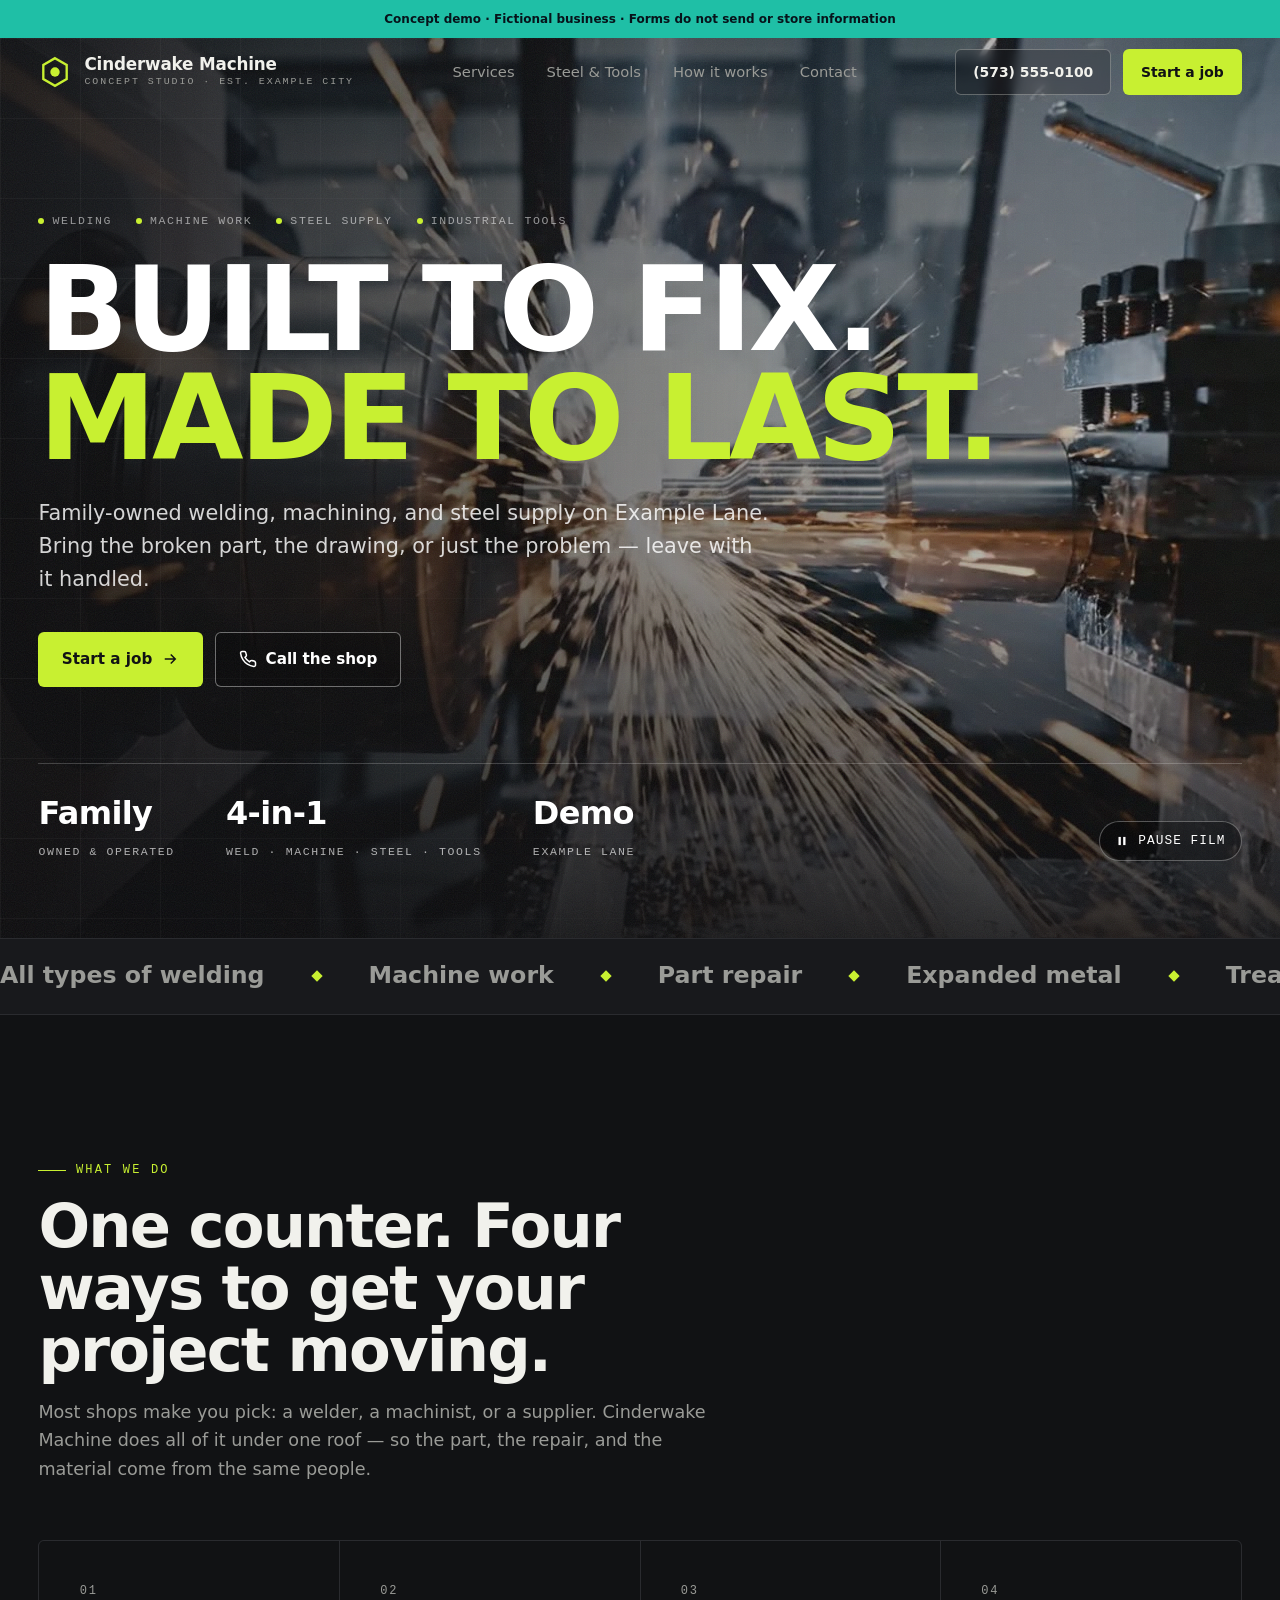
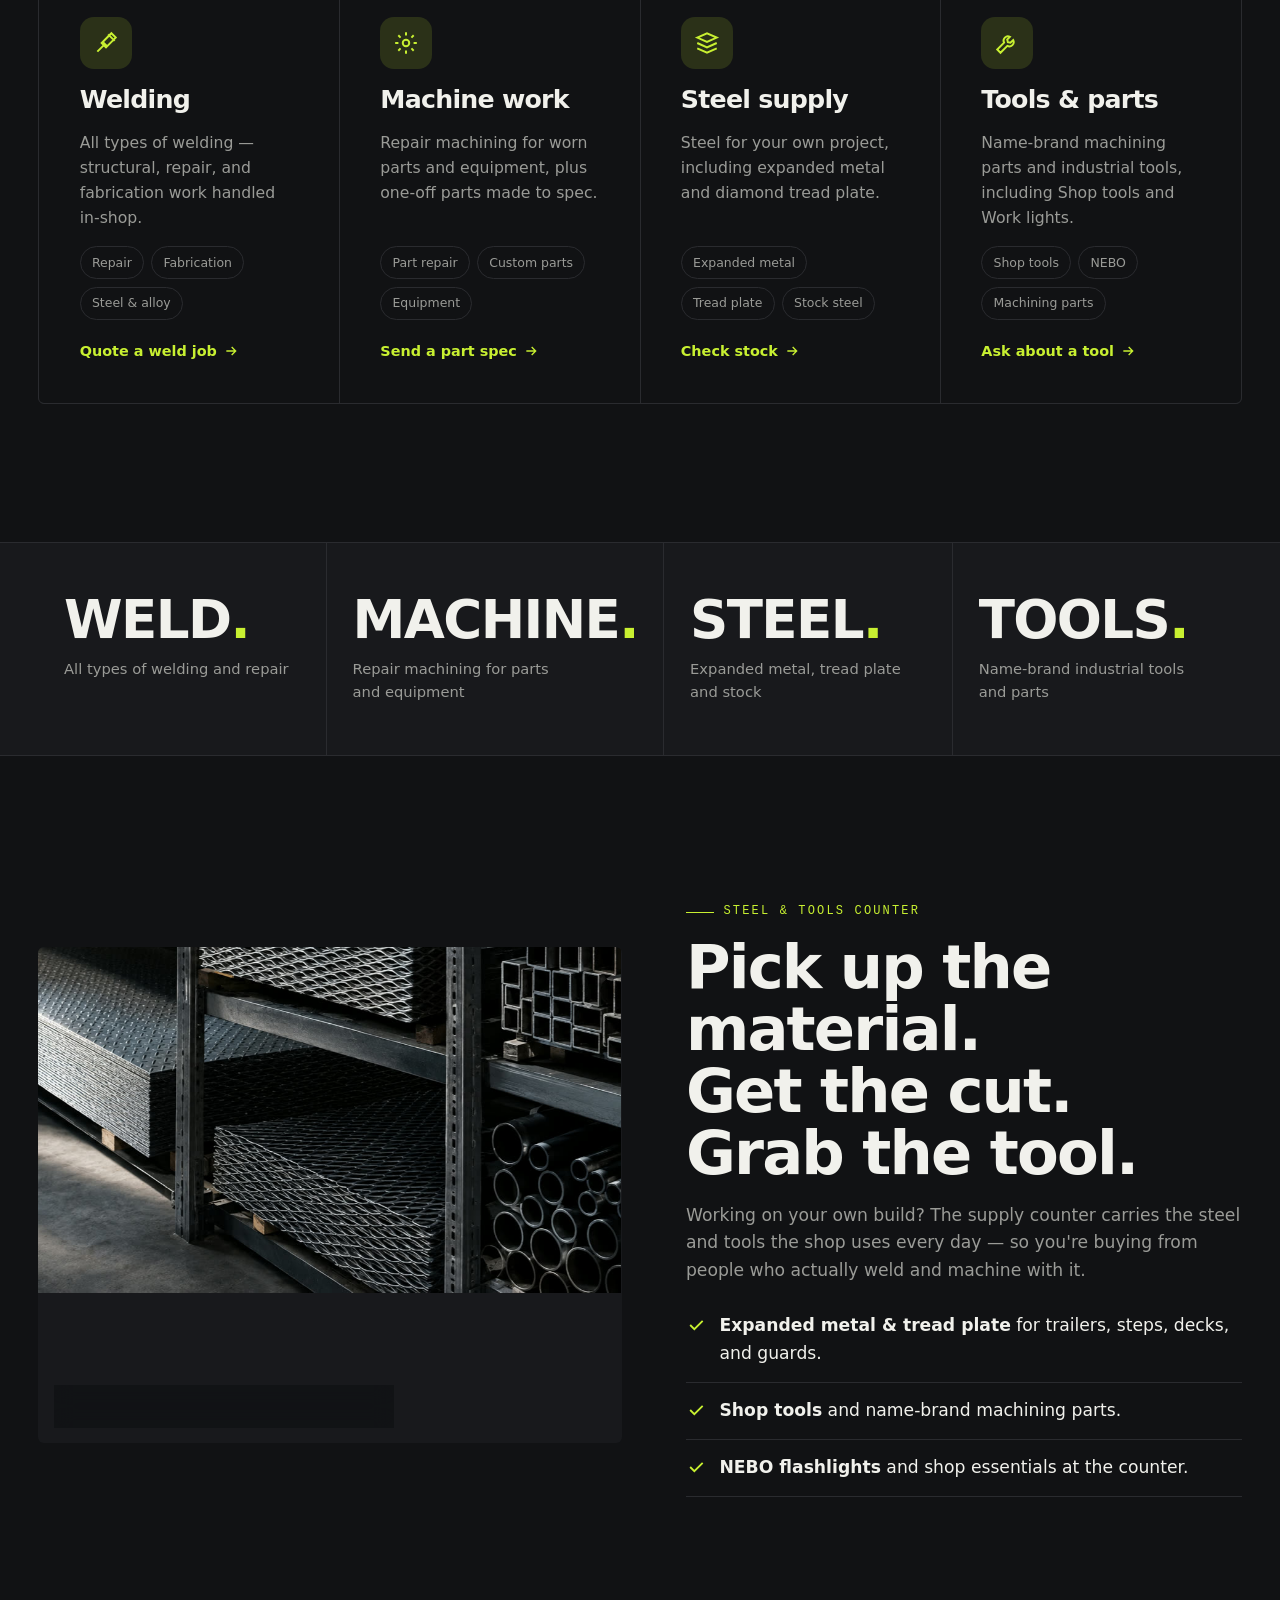
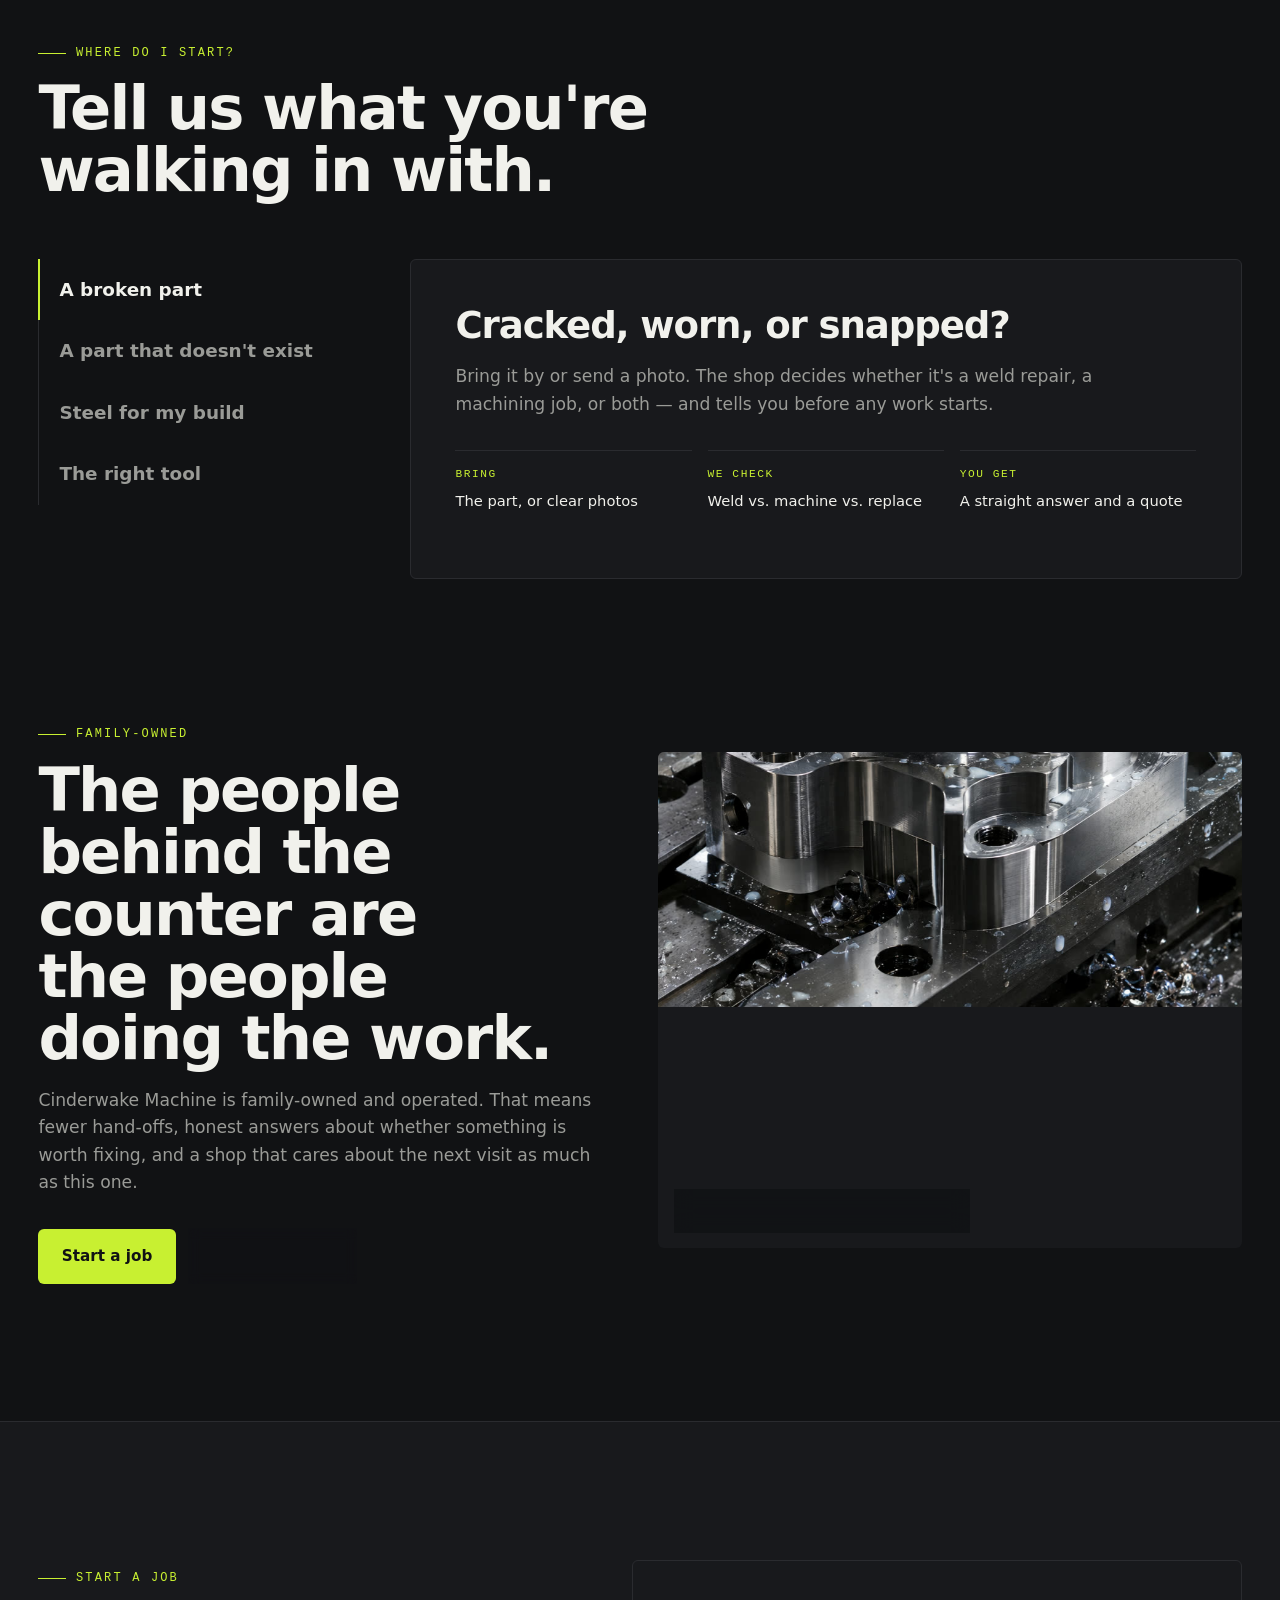
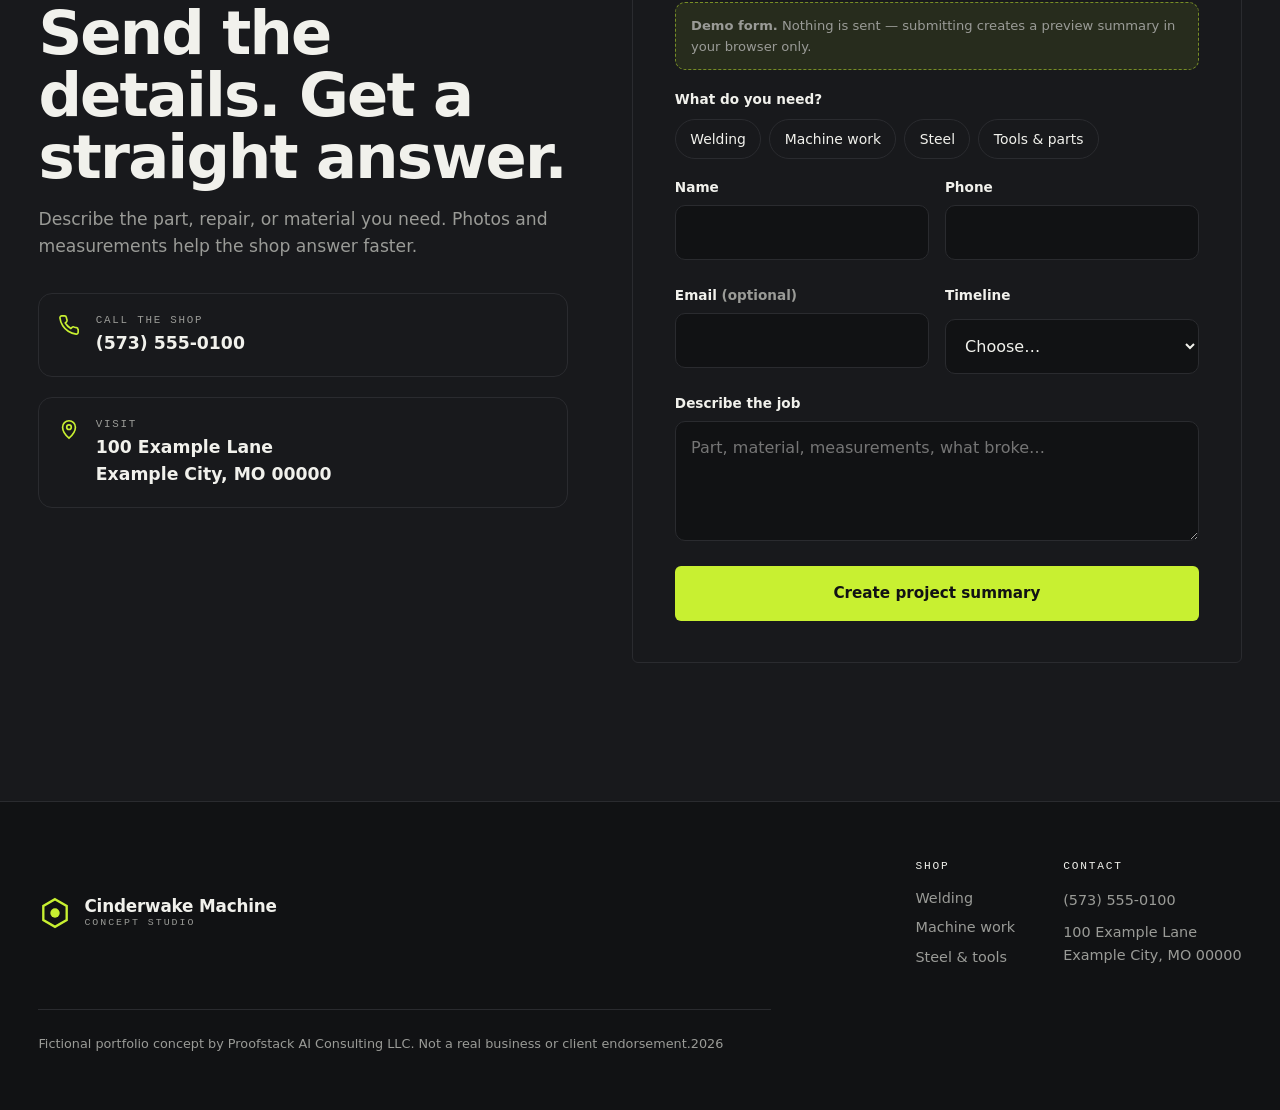
<file: demos/cinderwake/index.html>
<!DOCTYPE html>

<html class="no-js" lang="en">
<head><meta content="default-src 'self' data: blob:; script-src 'self' 'unsafe-inline'; style-src 'self' 'unsafe-inline' https://fonts.googleapis.com https://api.fontshare.com; font-src 'self' data: https://fonts.gstatic.com https://cdn.fontshare.com; img-src 'self' data: blob:; media-src 'self' data: blob:; connect-src 'none'; form-action 'none'; object-src 'none'; base-uri 'self'" http-equiv="Content-Security-Policy"/>
<meta charset="utf-8"/>
<meta content="width=device-width,initial-scale=1" name="viewport"/>
<title>Cinderwake Machine | Welding, Machining &amp; Steel · Example City, MO</title>
<meta content="Family-owned welding, machine work, steel supply and industrial tools at 100 Example Lane, Example City, MO. Redesign concept by Proofstack AI." name="description"/>
<meta content="noindex" name="robots"/>
<meta content="#111214" name="theme-color"/>
<link crossorigin="" href="https://api.fontshare.com" rel="preconnect"/>
<link href="https://fonts.googleapis.com" rel="preconnect"/><link crossorigin="" href="https://fonts.gstatic.com" rel="preconnect"/>
<link href="https://api.fontshare.com/v2/css?f[]=clash-display@600,700&amp;f[]=satoshi@400,500,700&amp;display=swap" rel="stylesheet"/>
<link href="https://fonts.googleapis.com/css2?family=JetBrains+Mono:wght@400;500&amp;display=swap" rel="stylesheet"/>

<link href="style.css" rel="stylesheet"/>
<style>
:root{
  --bg:#111214;--surface:#18191c;--ink:#f1f1ec;--muted:#9a9b97;--line:#2a2b2f;
  --accent:#c8f031;--on-accent:#111214;
  --font-display:'Clash Display','Satoshi',system-ui,sans-serif;--font-body:'Satoshi',system-ui,sans-serif;--font-mono:'JetBrains Mono',ui-monospace,monospace;
  --display-weight:600;--display-track:-.03em;--radius:6px;--card-radius:6px;
  --hero-overlay:linear-gradient(90deg,rgba(10,10,12,.9) 0%,rgba(10,10,12,.55) 45%,rgba(10,10,12,.15) 100%),linear-gradient(0deg,rgba(10,10,12,.85) 0%,transparent 40%);
  --hero-size:clamp(3.1rem,1rem + 8vw,8.2rem);--hero-max:12ch;
}
.hero h1{text-transform:uppercase;letter-spacing:-.035em;line-height:.92}
.hero h1 em{display:block}
.cm-grid{position:absolute;inset:0;z-index:-1;pointer-events:none;background-image:linear-gradient(rgba(255,255,255,.04) 1px,transparent 1px),linear-gradient(90deg,rgba(255,255,255,.04) 1px,transparent 1px);background-size:80px 80px;mask-image:linear-gradient(90deg,#000,transparent 70%)}
.spec{font-family:var(--font-mono);font-size:.72rem;letter-spacing:.14em;color:rgba(255,255,255,.55);text-transform:uppercase;display:flex;gap:1.5rem;flex-wrap:wrap;margin-bottom:1.5rem}
.spec span{display:inline-flex;gap:.5rem;align-items:center}
.spec span::before{content:"";width:6px;height:6px;background:var(--accent);border-radius:50%}
.band-num{text-transform:uppercase;font-size:clamp(2rem,1.4rem + 2.4vw,3.6rem)}
</style>
<link href="../../assets/proofstack-icon.png" rel="icon"/><style>
html{scroll-padding-top:55px;overflow-x:clip}
.concept-notice{position:relative;z-index:200;background:#1fbfa6;color:#07131a;
font:600 12px/1.5 system-ui,sans-serif;padding:10px 18px;text-align:center}
.concept-notice a{color:inherit;text-decoration:underline}
#demo-notice{scroll-margin-top:70px}
.demo-feedback{padding:14px;border:1px solid currentColor;margin-top:16px}
</style><script>
document.addEventListener('submit', function(e) {
 e.preventDefault();
 const f=e.target;
 let m=f.querySelector('.demo-feedback');
 if(!m){m=document.createElement('p');m.className='demo-feedback';m.setAttribute('role','status');f.append(m)}
 m.textContent='Demo only. Nothing was sent or stored. This is a fictional business.';
}, true);
document.addEventListener('click',function(e){
 const a=e.target.closest('a[href="#demo-notice"]');
 if(!a)return;
 e.preventDefault();
 const n=document.getElementById('demo-notice');
 n.textContent='Demo only: contact details and destinations are fictional. Nothing was sent.';
 n.scrollIntoView({behavior:'smooth',block:'center'});
});
</script></head>
<body><aside aria-label="Demo disclosure" class="concept-notice" id="demo-notice">Concept demo · Fictional business · Forms do not send or store information</aside>
<div aria-hidden="true" class="progress"></div>

<header class="hdr">
<div class="wrap">
<a aria-label="Cinderwake Machine home" class="brand" href="#top">
<svg aria-hidden="true" viewbox="0 0 32 32"><path d="M16 3l11 6.4v13.2L16 29 5 22.6V9.4z" fill="none" stroke="currentColor" stroke-width="2.2"></path><circle cx="16" cy="16" fill="currentColor" r="4.4"></circle></svg>
<span>Cinderwake Machine<small>Concept studio · Est. Example City</small></span>
</a>
<nav aria-label="Primary" class="nav"><a href="#services">Services</a><a href="#supply">Steel &amp; Tools</a><a href="#how">How it works</a><a href="#contact">Contact</a></nav>
<div class="hdr-cta">
<a class="btn btn-ghost btn-sm" href="#demo-notice">(573) 555-0100</a>
<a class="btn btn-primary btn-sm" href="#contact">Start a job</a>
<button aria-controls="mnav" aria-expanded="false" aria-label="Open menu" class="menu-btn"><span></span></button>
</div>
</div>
</header>
<nav aria-label="Mobile" class="mnav" id="mnav"><a href="#services">Services</a><a href="#supply">Steel &amp; Tools</a><a href="#how">How it works</a><a href="#contact">Contact</a></nav>
<main id="top">
<section aria-label="Introduction" class="hero">
<div class="hero-media">
<video aria-hidden="true" autoplay="" loop="" muted="" playsinline="" poster="studio-poster.jpg" preload="auto"><source src="studio-hero.mp4" type="video/mp4"/></video>
</div>
<div aria-hidden="true" class="cm-grid"></div>
<div class="wrap hero-inner">
<div class="spec reveal-h d1"><span>Welding</span><span>Machine work</span><span>Steel supply</span><span>Industrial tools</span></div>
<h1 class="reveal-h d1">Built to fix.<em>Made to last.</em></h1>
<p class="hero-lede reveal-h d2">Family-owned welding, machining, and steel supply on Example Lane. Bring the broken part, the drawing, or just the problem — leave with it handled.</p>
<div class="hero-ctas reveal-h d3">
<a class="btn btn-primary" href="#contact">Start a job <svg fill="none" stroke="currentColor" stroke-width="2" viewbox="0 0 24 24"><path d="M5 12h14M13 6l6 6-6 6"></path></svg></a>
<a class="btn btn-ghost" href="#demo-notice"><svg fill="none" stroke="currentColor" stroke-width="2" viewbox="0 0 24 24"><path d="M22 16.9v3a2 2 0 0 1-2.2 2 19.8 19.8 0 0 1-8.6-3.1 19.5 19.5 0 0 1-6-6A19.8 19.8 0 0 1 2.1 4.2 2 2 0 0 1 4.1 2h3a2 2 0 0 1 2 1.7c.1.9.4 1.8.7 2.7a2 2 0 0 1-.5 2.1L8 9.8a16 16 0 0 0 6 6l1.3-1.3a2 2 0 0 1 2.1-.4c.9.3 1.8.6 2.7.7a2 2 0 0 1 1.7 2z"></path></svg>Call the shop</a>
</div>
<div class="hero-foot reveal-h d4">
<div class="hero-stats">
<div><strong>Family</strong>owned &amp; operated</div>
<div><strong>4-in-1</strong>weld · machine · steel · tools</div>
<div><strong>Demo</strong>Example Lane</div>
</div>
<button aria-pressed="false" class="vid-toggle" type="button"><svg class="ic-pause" fill="currentColor" viewbox="0 0 24 24"><rect height="14" width="4" x="6" y="5"></rect><rect height="14" width="4" x="14" y="5"></rect></svg><svg class="ic-play" fill="currentColor" style="display:none" viewbox="0 0 24 24"><path d="M7 4l13 8-13 8z"></path></svg><span class="lbl">Pause film</span></button>
</div>
</div>
</section>
<div aria-hidden="true" class="marquee"><div class="marquee-track">
<span>All types of welding</span><span>Machine work</span><span>Part repair</span><span>Expanded metal</span><span>Tread plate</span><span>Shop tools</span><span>Machining parts</span><span>Work lights</span>
<span>All types of welding</span><span>Machine work</span><span>Part repair</span><span>Expanded metal</span><span>Tread plate</span><span>Shop tools</span><span>Machining parts</span><span>Work lights</span>
</div></div>
<section class="section" id="services">
<div class="wrap">
<div class="section-head rv"><span class="eyebrow">What we do</span><h2>One counter. Four ways to get your project moving.</h2><p>Most shops make you pick: a welder, a machinist, or a supplier. Cinderwake Machine does all of it under one roof — so the part, the repair, and the material come from the same people.</p></div>
<div class="svc-grid" style="--svc-cols:4">
<article aria-label="Welding — start an inquiry" class="svc glow rv" data-service="Welding" tabindex="0">
<span class="svc-num">01</span>
<div class="svc-ico"><svg fill="none" stroke="currentColor" stroke-width="1.8" viewbox="0 0 24 24"><path d="M14 4l6 6M4 20l7-7M9 11l4 4M17 3l4 4-9 9-4-4z"></path></svg></div>
<h3>Welding</h3><p>All types of welding — structural, repair, and fabrication work handled in-shop.</p>
<ul><li>Repair</li><li>Fabrication</li><li>Steel &amp; alloy</li></ul>
<a class="svc-link" href="#contact">Quote a weld job <svg fill="none" stroke="currentColor" stroke-width="2" viewbox="0 0 24 24"><path d="M5 12h14M13 6l6 6-6 6"></path></svg></a>
</article>
<article aria-label="Machine work — start an inquiry" class="svc glow rv d1" data-service="Machine work" tabindex="0">
<span class="svc-num">02</span>
<div class="svc-ico"><svg fill="none" stroke="currentColor" stroke-width="1.8" viewbox="0 0 24 24"><circle cx="12" cy="12" r="3"></circle><path d="M12 2v3M12 19v3M2 12h3M19 12h3M4.9 4.9l2.1 2.1M17 17l2.1 2.1M4.9 19.1L7 17M17 7l2.1-2.1"></path></svg></div>
<h3>Machine work</h3><p>Repair machining for worn parts and equipment, plus one-off parts made to spec.</p>
<ul><li>Part repair</li><li>Custom parts</li><li>Equipment</li></ul>
<a class="svc-link" href="#contact">Send a part spec <svg fill="none" stroke="currentColor" stroke-width="2" viewbox="0 0 24 24"><path d="M5 12h14M13 6l6 6-6 6"></path></svg></a>
</article>
<article aria-label="Steel supply — start an inquiry" class="svc glow rv d2" data-service="Steel" tabindex="0">
<span class="svc-num">03</span>
<div class="svc-ico"><svg fill="none" stroke="currentColor" stroke-width="1.8" viewbox="0 0 24 24"><path d="M3 7l9-4 9 4-9 4zM3 12l9 4 9-4M3 17l9 4 9-4"></path></svg></div>
<h3>Steel supply</h3><p>Steel for your own project, including expanded metal and diamond tread plate.</p>
<ul><li>Expanded metal</li><li>Tread plate</li><li>Stock steel</li></ul>
<a class="svc-link" href="#contact">Check stock <svg fill="none" stroke="currentColor" stroke-width="2" viewbox="0 0 24 24"><path d="M5 12h14M13 6l6 6-6 6"></path></svg></a>
</article>
<article aria-label="Tools and parts — start an inquiry" class="svc glow rv d3" data-service="Tools &amp; parts" tabindex="0">
<span class="svc-num">04</span>
<div class="svc-ico"><svg fill="none" stroke="currentColor" stroke-width="1.8" viewbox="0 0 24 24"><path d="M14.7 6.3a4 4 0 0 0-5.4 5.4L3 18l3 3 6.3-6.3a4 4 0 0 0 5.4-5.4l-2.5 2.5-2.4-.6-.6-2.4z"></path></svg></div>
<h3>Tools &amp; parts</h3><p>Name-brand machining parts and industrial tools, including Shop tools and Work lights.</p>
<ul><li>Shop tools</li><li>NEBO</li><li>Machining parts</li></ul>
<a class="svc-link" href="#contact">Ask about a tool <svg fill="none" stroke="currentColor" stroke-width="2" viewbox="0 0 24 24"><path d="M5 12h14M13 6l6 6-6 6"></path></svg></a>
</article>
</div>
</div>
</section>
<section aria-label="At a glance" class="band">
<div class="wrap band-grid">
<div class="rv"><div class="band-num">Weld<i>.</i></div><div class="band-lbl">All types of welding and repair</div></div>
<div class="rv d1"><div class="band-num">Machine<i>.</i></div><div class="band-lbl">Repair machining for parts and equipment</div></div>
<div class="rv d2"><div class="band-num">Steel<i>.</i></div><div class="band-lbl">Expanded metal, tread plate and stock</div></div>
<div class="rv d3"><div class="band-num">Tools<i>.</i></div><div class="band-lbl">Name-brand industrial tools and parts</div></div>
</div>
</section>
<section class="section" id="supply">
<div class="wrap split">
<div class="split-media rv"><img alt="Racks of tread plate, expanded metal and steel bar in a supply warehouse" data-parallax="" src="studio-steel.jpg"/><div class="tag"><b>In stock</b> · steel, expanded metal &amp; tread plate</div></div>
<div class="rv d1">
<span class="eyebrow">Steel &amp; tools counter</span>
<h2>Pick up the material. Get the cut. Grab the tool.</h2>
<p class="muted">Working on your own build? The supply counter carries the steel and tools the shop uses every day — so you're buying from people who actually weld and machine with it.</p>
<ul class="checks">
<li><svg fill="none" stroke="currentColor" stroke-width="2.2" viewbox="0 0 24 24"><path d="M5 12l5 5L20 7"></path></svg><span><b>Expanded metal &amp; tread plate</b> for trailers, steps, decks, and guards.</span></li>
<li><svg fill="none" stroke="currentColor" stroke-width="2.2" viewbox="0 0 24 24"><path d="M5 12l5 5L20 7"></path></svg><span><b>Shop tools</b> and name-brand machining parts.</span></li>
<li><svg fill="none" stroke="currentColor" stroke-width="2.2" viewbox="0 0 24 24"><path d="M5 12l5 5L20 7"></path></svg><span><b>NEBO flashlights</b> and shop essentials at the counter.</span></li>
</ul>
</div>
</div>
</section>
<section class="section" id="how" style="padding-top:0">
<div class="wrap">
<div class="section-head rv"><span class="eyebrow">Where do I start?</span><h2>Tell us what you're walking in with.</h2></div>
<div class="tabs rv">
<div aria-label="Project scenarios" class="tablist" role="tablist">
<button aria-controls="p1" aria-selected="true" class="tab" id="t1" role="tab">A broken part</button>
<button aria-controls="p2" aria-selected="false" class="tab" id="t2" role="tab" tabindex="-1">A part that doesn't exist</button>
<button aria-controls="p3" aria-selected="false" class="tab" id="t3" role="tab" tabindex="-1">Steel for my build</button>
<button aria-controls="p4" aria-selected="false" class="tab" id="t4" role="tab" tabindex="-1">The right tool</button>
</div>
<div>
<div aria-labelledby="t1" class="panel" id="p1" role="tabpanel"><h3>Cracked, worn, or snapped?</h3><p>Bring it by or send a photo. The shop decides whether it's a weld repair, a machining job, or both — and tells you before any work starts.</p><div class="panel-grid"><div><b>Bring</b>The part, or clear photos</div><div><b>We check</b>Weld vs. machine vs. replace</div><div><b>You get</b>A straight answer and a quote</div></div></div>
<div aria-labelledby="t2" class="panel" hidden="" id="p2" role="tabpanel"><h3>Discontinued or one-of-a-kind.</h3><p>When the replacement isn't sold anymore, machine work can make it. A sample, sketch, or measurements is enough to get started.</p><div class="panel-grid"><div><b>Bring</b>Sample, sketch, or dimensions</div><div><b>We check</b>Material, tolerance, quantity</div><div><b>You get</b>A part made to fit</div></div></div>
<div aria-labelledby="t3" class="panel" hidden="" id="p3" role="tabpanel"><h3>Doing it yourself? Start here.</h3><p>Expanded metal, tread plate, and stock steel from a shop that works with it every day. Call ahead to confirm what's on the rack.</p><div class="panel-grid"><div><b>Bring</b>Your cut list</div><div><b>We check</b>Stock on hand</div><div><b>You get</b>Material ready to work</div></div></div>
<div aria-labelledby="t4" class="panel" hidden="" id="p4" role="tabpanel"><h3>Tools the shop trusts.</h3><p>Shop tools, name-brand machining parts, industrial tools and Work lights — the same gear used on the shop floor.</p><div class="panel-grid"><div><b>Bring</b>What you're working on</div><div><b>We check</b>The right tool for it</div><div><b>You get</b>Gear that lasts</div></div></div>
</div>
</div>
</div>
</section>
<section class="section" style="padding-top:0">
<div class="wrap split rev">
<div class="split-media rv"><img alt="Close-up of a precision machined steel part with fresh chips" data-parallax="" src="studio-machining.jpg"/><div class="tag"><b>Repair machining</b> · parts &amp; equipment</div></div>
<div class="rv d1">
<span class="eyebrow">Family-owned</span>
<h2>The people behind the counter are the people doing the work.</h2>
<p class="muted">Cinderwake Machine is family-owned and operated. That means fewer hand-offs, honest answers about whether something is worth fixing, and a shop that cares about the next visit as much as this one.</p>
<div class="hero-ctas" style="margin-top:2rem"><a class="btn btn-primary" href="#contact">Start a job</a><a class="btn btn-ghost" href="#demo-notice" rel="noopener">Get directions</a></div>
</div>
</div>
</section>
<section class="section" id="contact" style="background:var(--surface);border-top:1px solid var(--line)">
<div class="wrap contact">
<div class="rv">
<span class="eyebrow">Start a job</span>
<h2>Send the details. Get a straight answer.</h2>
<p class="muted">Describe the part, repair, or material you need. Photos and measurements help the shop answer faster.</p>
<div class="contact-info">
<a class="ci" href="#demo-notice"><svg fill="none" stroke="currentColor" stroke-width="1.8" viewbox="0 0 24 24"><path d="M22 16.9v3a2 2 0 0 1-2.2 2 19.8 19.8 0 0 1-8.6-3.1 19.5 19.5 0 0 1-6-6A19.8 19.8 0 0 1 2.1 4.2 2 2 0 0 1 4.1 2h3a2 2 0 0 1 2 1.7c.1.9.4 1.8.7 2.7a2 2 0 0 1-.5 2.1L8 9.8a16 16 0 0 0 6 6l1.3-1.3a2 2 0 0 1 2.1-.4c.9.3 1.8.6 2.7.7a2 2 0 0 1 1.7 2z"></path></svg><div><small>Call the shop</small><strong>(573) 555-0100</strong></div></a>
<a class="ci" href="#demo-notice" rel="noopener"><svg fill="none" stroke="currentColor" stroke-width="1.8" viewbox="0 0 24 24"><path d="M12 22s7-6.2 7-12a7 7 0 0 0-14 0c0 5.8 7 12 7 12z"></path><circle cx="12" cy="10" r="2.5"></circle></svg><div><small>Visit</small><strong>100 Example Lane<br/>Example City, MO 00000</strong></div></a>
</div>
</div>
<form aria-label="Project inquiry" class="inq rv d1" novalidate="">
<p class="demo-note"><b>Demo form.</b> Nothing is sent — submitting creates a preview summary in your browser only.</p>
<fieldset class="field" style="border:none"><legend style="font-size:.85rem;font-weight:600;margin-bottom:.5rem">What do you need?</legend>
<div class="chips">
<label><input autocomplete="off" name="type" type="checkbox" value="Welding"/><span>Welding</span></label>
<label><input autocomplete="off" name="type" type="checkbox" value="Machine work"/><span>Machine work</span></label>
<label><input autocomplete="off" name="type" type="checkbox" value="Steel"/><span>Steel</span></label>
<label><input autocomplete="off" name="type" type="checkbox" value="Tools &amp; parts"/><span>Tools &amp; parts</span></label>
</div>
</fieldset>
<div class="row2">
<div class="field"><label for="f-name">Name</label><input autocomplete="off" id="f-name" name="name" required=""/><span aria-live="polite" class="err"></span></div>
<div class="field"><label for="f-phone">Phone</label><input autocomplete="off" id="f-phone" name="phone" required="" type="tel"/><span aria-live="polite" class="err"></span></div>
</div>
<div class="row2">
<div class="field"><label for="f-email">Email <span class="muted">(optional)</span></label><input autocomplete="off" id="f-email" name="email" type="email"/><span aria-live="polite" class="err"></span></div>
<div class="field"><label for="f-tl">Timeline</label><select id="f-tl" name="timeline"><option value="">Choose…</option><option>As soon as possible</option><option>This week</option><option>This month</option><option>Just pricing</option></select></div>
</div>
<div class="field"><label for="f-det">Describe the job</label><textarea autocomplete="off" id="f-det" name="details" placeholder="Part, material, measurements, what broke…" required=""></textarea><span aria-live="polite" class="err"></span></div>
<button class="btn btn-primary" type="submit">Create project summary</button>
<div aria-live="polite" class="summary"></div>
</form>
</div>
</section>
</main>
<footer>
<div class="wrap">
<div class="foot">
<div class="brand"><svg aria-hidden="true" viewbox="0 0 32 32"><path d="M16 3l11 6.4v13.2L16 29 5 22.6V9.4z" fill="none" stroke="currentColor" stroke-width="2.2"></path><circle cx="16" cy="16" fill="currentColor" r="4.4"></circle></svg><span>Cinderwake Machine<small>Concept studio</small></span></div>
<div class="foot-cols">
<div><b>Shop</b><a href="#services">Welding</a><a href="#services">Machine work</a><a href="#supply">Steel &amp; tools</a></div>
<div><b>Contact</b><a href="#demo-notice">(573) 555-0100</a><span>100 Example Lane<br/>Example City, MO 00000</span></div>
</div>
</div>
<p class="disclaimer">Fictional portfolio concept by Proofstack AI Consulting LLC. Not a real business or client endorsement.<span id="yr">2026</span></p>
</div>
</footer>
<div class="callbar"><a class="btn btn-primary" href="#demo-notice">Call (573) 555-0100</a></div>
<script src="app.js"></script>
</body>
</html>
</file>
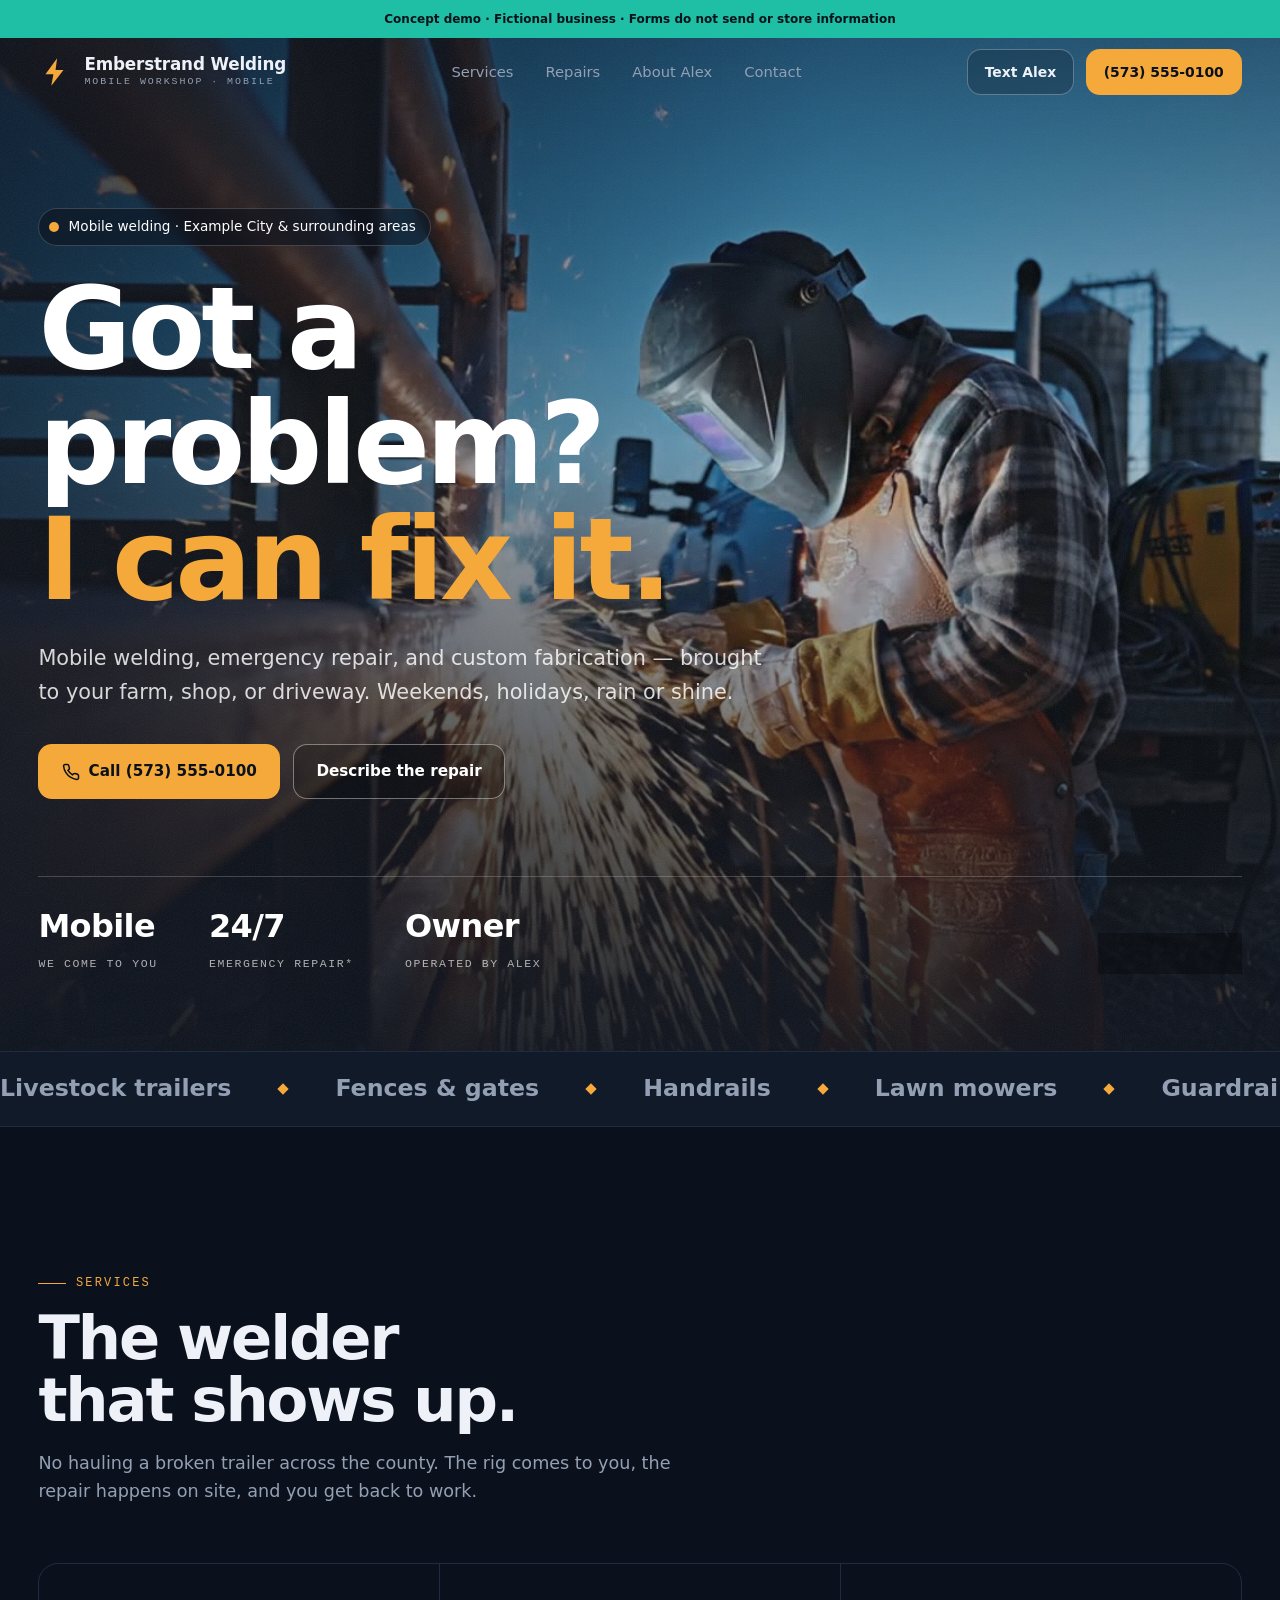
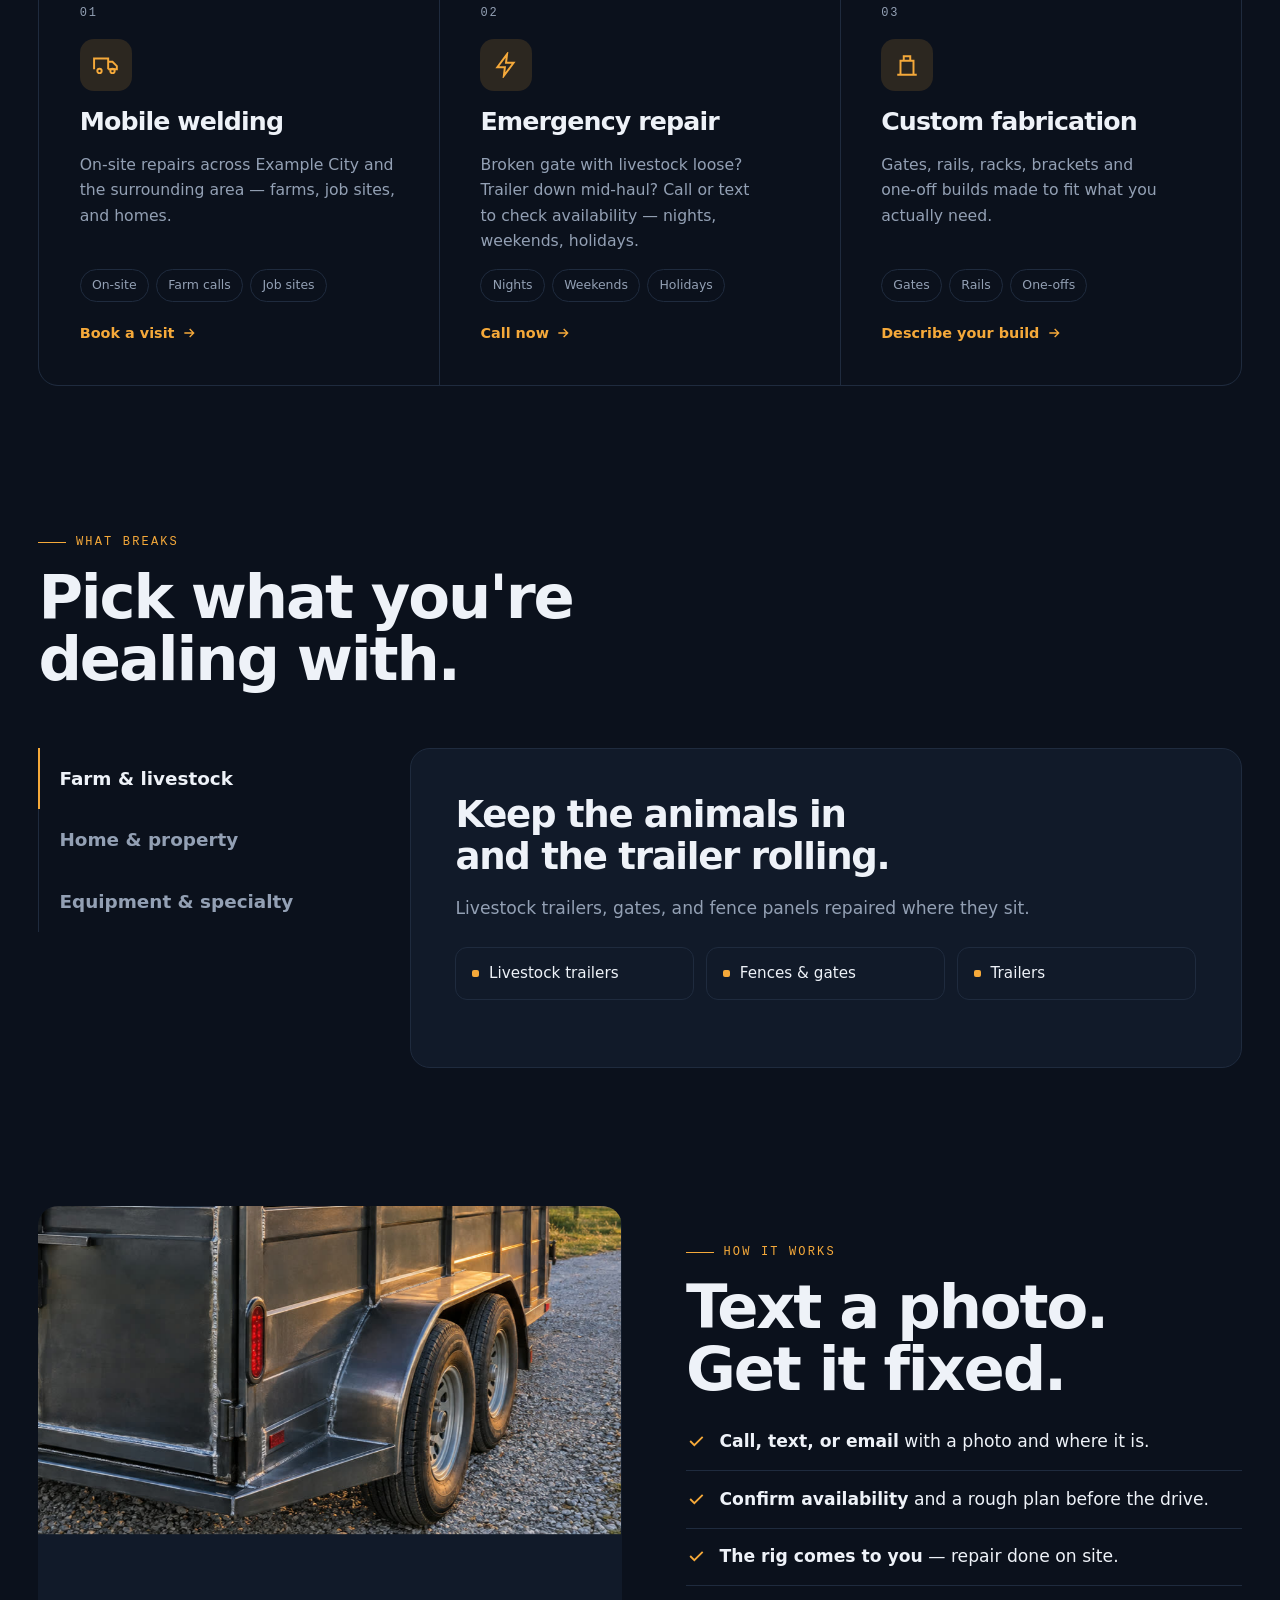
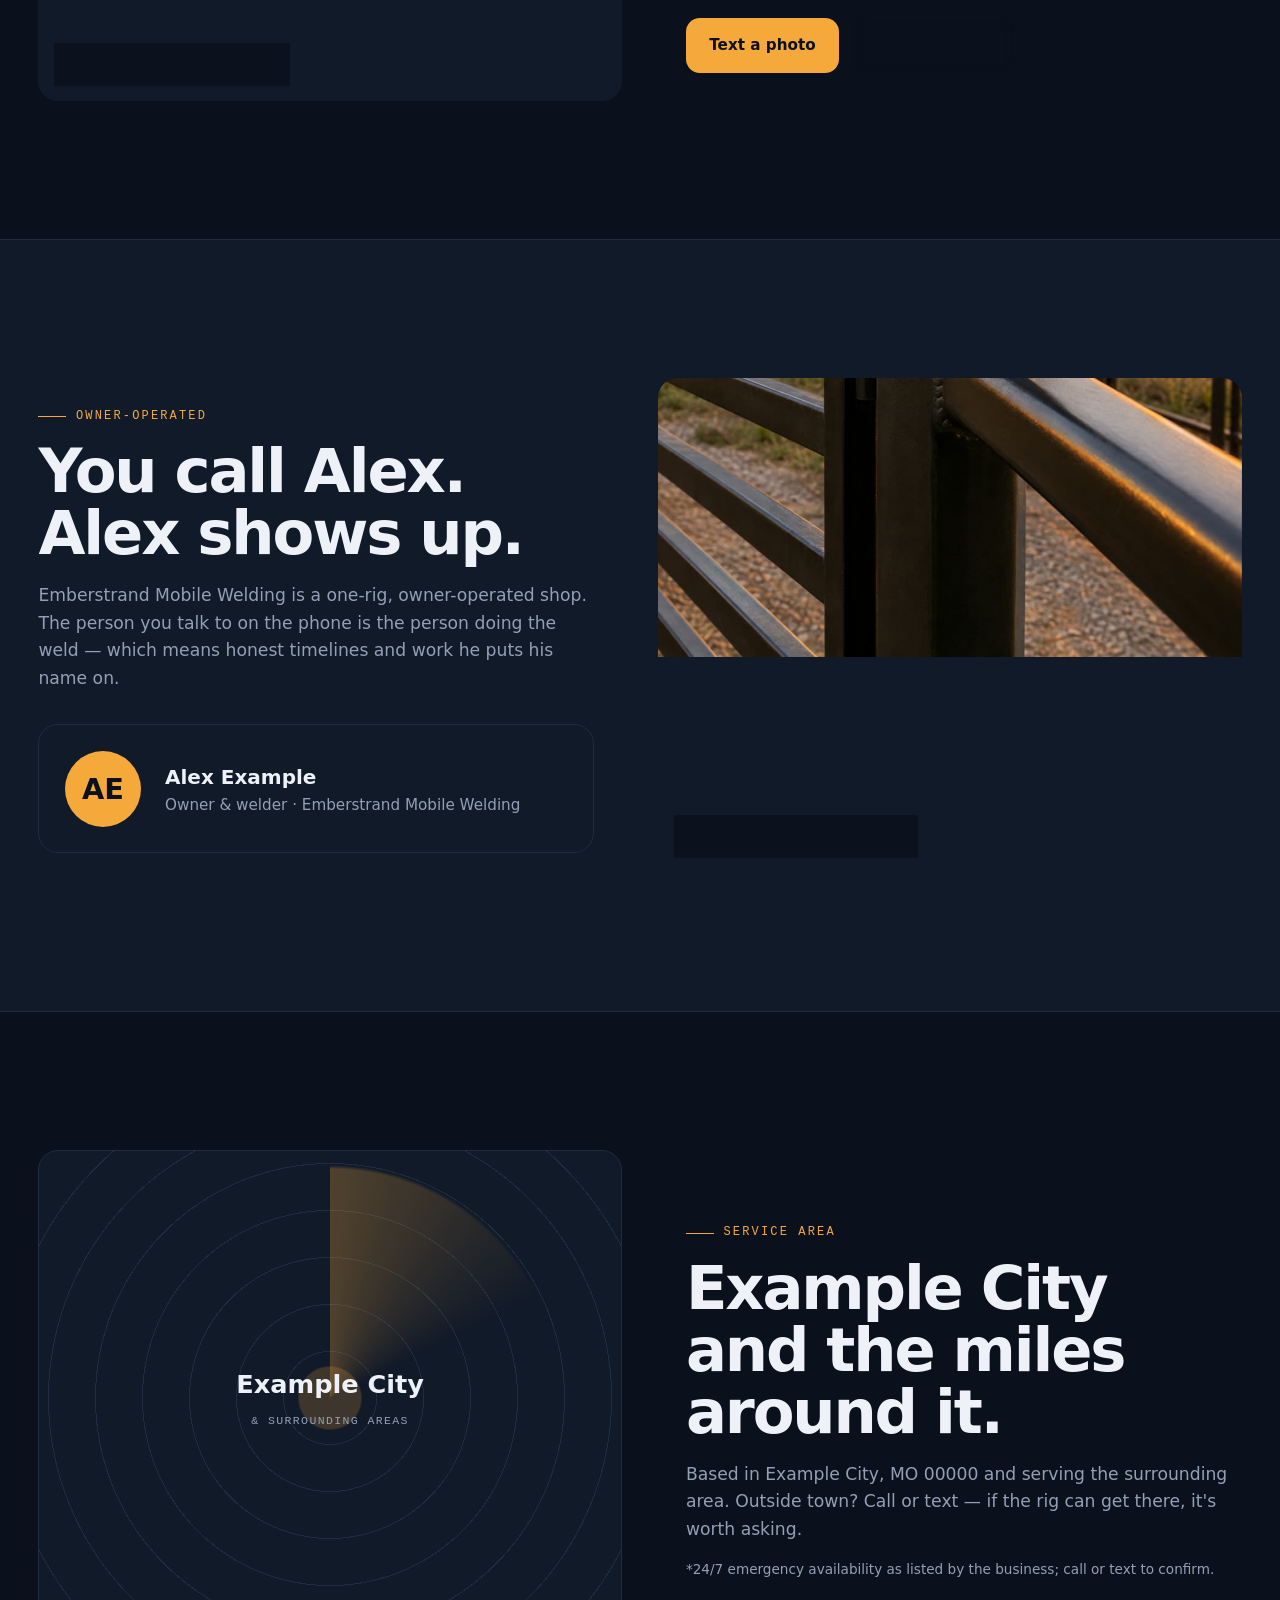
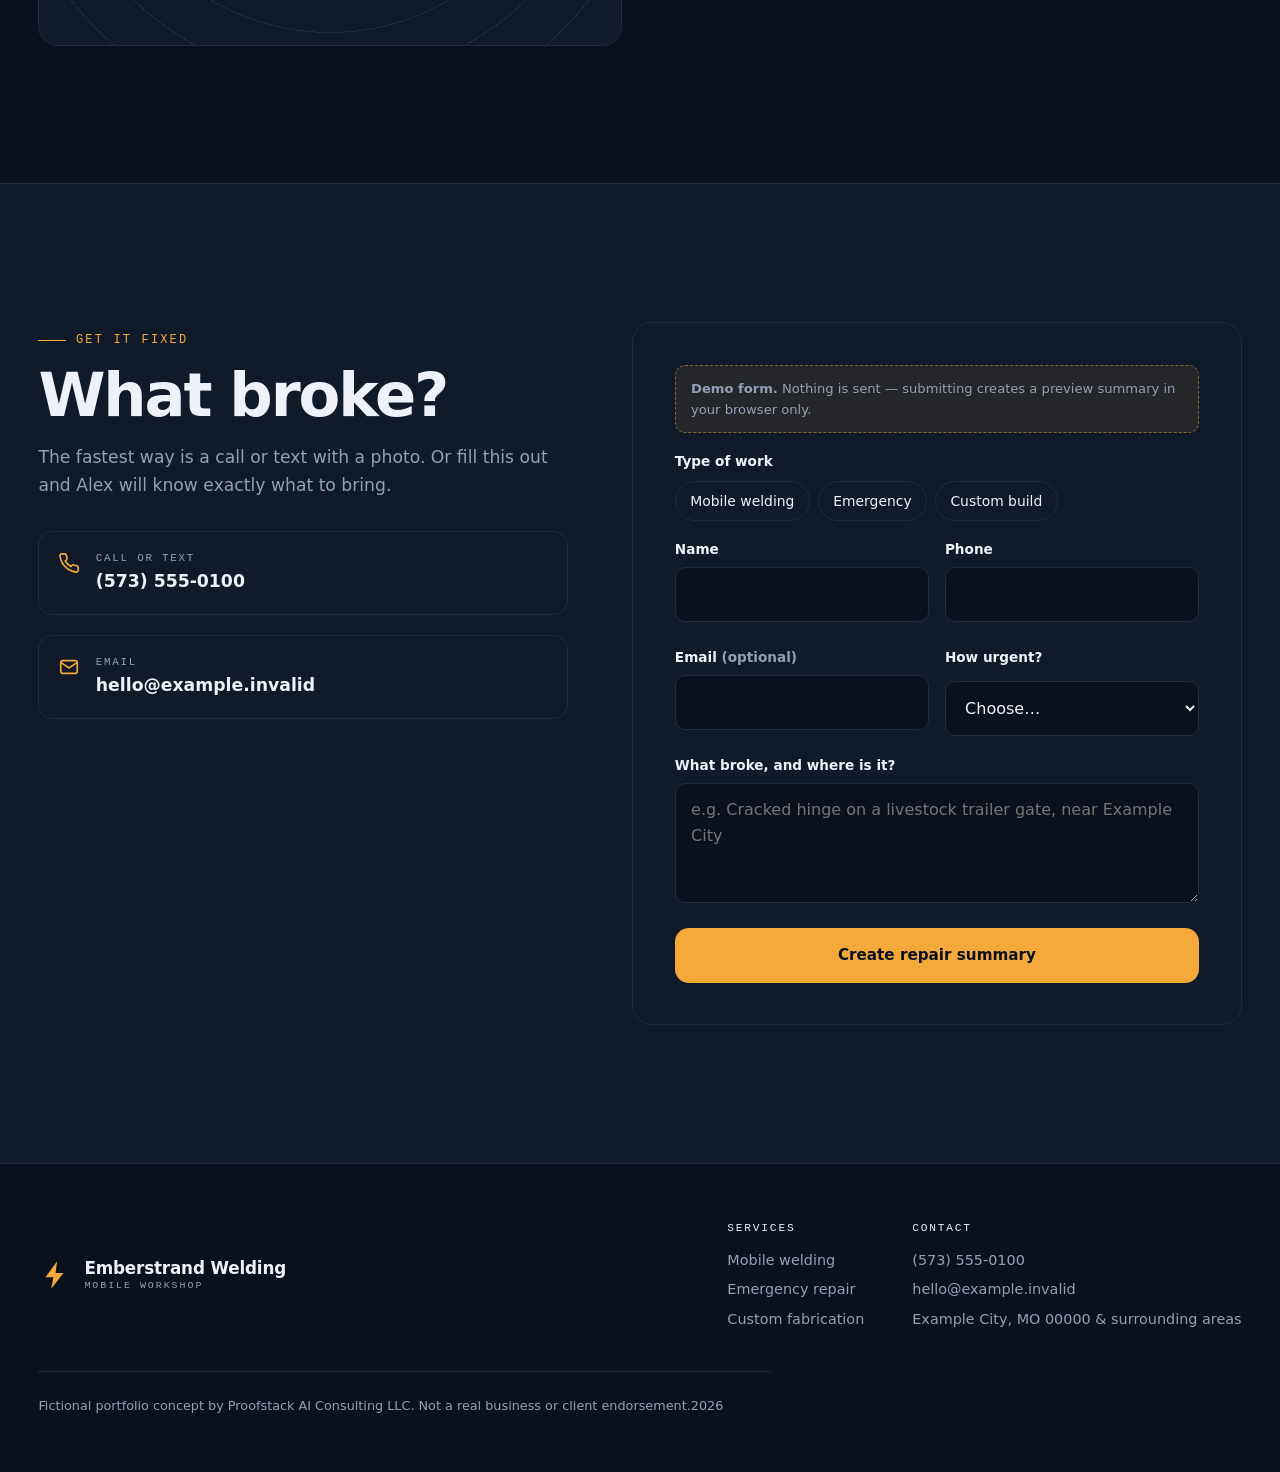
<file: demos/emberstrand/index.html>
<!DOCTYPE html>

<html class="no-js" lang="en">
<head><meta content="default-src 'self' data: blob:; script-src 'self' 'unsafe-inline'; style-src 'self' 'unsafe-inline' https://fonts.googleapis.com https://api.fontshare.com; font-src 'self' data: https://fonts.gstatic.com https://cdn.fontshare.com; img-src 'self' data: blob:; media-src 'self' data: blob:; connect-src 'none'; form-action 'none'; object-src 'none'; base-uri 'self'" http-equiv="Content-Security-Policy"/>
<meta charset="utf-8"/>
<meta content="width=device-width,initial-scale=1" name="viewport"/>
<title>Emberstrand Mobile Welding | Mobile Welding · Example City, MO</title>
<meta content="Mobile welding, emergency repair and custom fabrication across Example City and surrounding areas. Owner-operated by Alex Example. Redesign concept by Proofstack AI." name="description"/>
<meta content="noindex" name="robots"/>
<meta content="#0b111c" name="theme-color"/>
<link href="https://fonts.googleapis.com" rel="preconnect"/><link crossorigin="" href="https://fonts.gstatic.com" rel="preconnect"/>
<link crossorigin="" href="https://api.fontshare.com" rel="preconnect"/>
<link href="https://fonts.googleapis.com/css2?family=Bricolage+Grotesque:opsz,wght@12..96,600;12..96,800&amp;family=Space+Mono&amp;display=swap" rel="stylesheet"/>
<link href="https://api.fontshare.com/v2/css?f[]=satoshi@400,500,700&amp;display=swap" rel="stylesheet"/>

<link href="style.css" rel="stylesheet"/>
<style>
:root{
  --bg:#0b111c;--surface:#111a29;--ink:#eef2f8;--muted:#93a0b4;--line:#1f2b3e;
  --accent:#f5a93a;--on-accent:#0b111c;
  --font-display:'Bricolage Grotesque','Satoshi',system-ui,sans-serif;--font-body:'Satoshi',system-ui,sans-serif;--font-mono:'Space Mono',ui-monospace,monospace;
  --display-weight:800;--display-track:-.035em;--radius:14px;--card-radius:20px;
  --hero-overlay:linear-gradient(180deg,rgba(11,17,28,.55) 0%,rgba(11,17,28,.15) 40%,rgba(11,17,28,.92) 100%),linear-gradient(90deg,rgba(11,17,28,.7),transparent 65%);
  --hero-size:clamp(3rem,1rem + 7.6vw,7.8rem);--hero-max:11ch;
}
.avail{display:inline-flex;align-items:center;gap:.6rem;background:rgba(11,17,28,.55);border:1px solid rgba(255,255,255,.18);backdrop-filter:blur(8px);padding:.45rem .9rem .45rem .6rem;border-radius:999px;font-size:.85rem;margin-bottom:1.6rem}
.pulse{width:10px;height:10px;border-radius:50%;background:var(--accent);box-shadow:0 0 0 0 var(--accent);animation:pl 2s infinite}
@keyframes pl{70%{box-shadow:0 0 0 10px transparent}100%{box-shadow:0 0 0 0 transparent}}
.owner{display:grid;grid-template-columns:auto 1fr;gap:1.5rem;align-items:center;border:1px solid var(--line);border-radius:var(--card-radius);padding:1.6rem;background:var(--surface);margin-top:2rem}
.owner-mark{width:76px;height:76px;border-radius:50%;display:grid;place-items:center;background:var(--accent);color:var(--on-accent);font-family:var(--font-display);font-weight:800;font-size:1.8rem}
.repairs{display:grid;grid-template-columns:repeat(3,1fr);gap:.75rem;margin-top:1.5rem}
.repairs span{border:1px solid var(--line);border-radius:12px;padding:.85rem 1rem;font-weight:500;display:flex;align-items:center;gap:.6rem;font-size:.95rem}
.repairs span::before{content:"";width:7px;height:7px;border-radius:2px;background:var(--accent);flex:none}
@media (max-width:640px){.repairs{grid-template-columns:1fr 1fr}}
.area{position:relative;border-radius:var(--card-radius);overflow:hidden;border:1px solid var(--line);background:radial-gradient(circle at 50% 50%,color-mix(in srgb,var(--accent) 20%,transparent) 0 8%,transparent 8.5%),repeating-radial-gradient(circle at 50% 50%,transparent 0 46px,var(--line) 46px 47px),var(--surface);aspect-ratio:4/3.4;display:grid;place-items:center}
.area .pin{position:absolute;left:50%;top:50%;transform:translate(-50%,-50%);text-align:center}
.area .pin b{display:block;font-family:var(--font-display);font-size:1.6rem}
.area .pin small{font-family:var(--font-mono);font-size:.72rem;color:var(--muted);letter-spacing:.12em;text-transform:uppercase}
.area .sweep{position:absolute;inset:0;background:conic-gradient(from 0deg at 50% 50%,color-mix(in srgb,var(--accent) 28%,transparent),transparent 18%);animation:sw 6s linear infinite;mask:radial-gradient(circle at 50% 50%,#000 0 60%,transparent 61%)}
@keyframes sw{to{transform:rotate(360deg)}}
</style>
<link href="../../assets/proofstack-icon.png" rel="icon"/><style>
html{scroll-padding-top:55px;overflow-x:clip}
.concept-notice{position:relative;z-index:200;background:#1fbfa6;color:#07131a;
font:600 12px/1.5 system-ui,sans-serif;padding:10px 18px;text-align:center}
.concept-notice a{color:inherit;text-decoration:underline}
#demo-notice{scroll-margin-top:70px}
.demo-feedback{padding:14px;border:1px solid currentColor;margin-top:16px}
</style><script>
document.addEventListener('submit', function(e) {
 e.preventDefault();
 const f=e.target;
 let m=f.querySelector('.demo-feedback');
 if(!m){m=document.createElement('p');m.className='demo-feedback';m.setAttribute('role','status');f.append(m)}
 m.textContent='Demo only. Nothing was sent or stored. This is a fictional business.';
}, true);
document.addEventListener('click',function(e){
 const a=e.target.closest('a[href="#demo-notice"]');
 if(!a)return;
 e.preventDefault();
 const n=document.getElementById('demo-notice');
 n.textContent='Demo only: contact details and destinations are fictional. Nothing was sent.';
 n.scrollIntoView({behavior:'smooth',block:'center'});
});
</script></head>
<body><aside aria-label="Demo disclosure" class="concept-notice" id="demo-notice">Concept demo · Fictional business · Forms do not send or store information</aside>
<div aria-hidden="true" class="progress"></div>

<header class="hdr">
<div class="wrap">
<a aria-label="Emberstrand Mobile Welding home" class="brand" href="#top">
<svg aria-hidden="true" viewbox="0 0 32 32"><path d="M18 3L7 18h7.5l-2 11L24 14h-7.5z" fill="currentColor"></path></svg>
<span>Emberstrand Welding<small>Mobile workshop · Mobile</small></span>
</a>
<nav aria-label="Primary" class="nav"><a href="#services">Services</a><a href="#repairs">Repairs</a><a href="#about">About Alex</a><a href="#contact">Contact</a></nav>
<div class="hdr-cta">
<a class="btn btn-ghost btn-sm" href="#demo-notice">Text Alex</a>
<a class="btn btn-primary btn-sm" href="#demo-notice">(573) 555-0100</a>
<button aria-controls="mnav" aria-expanded="false" aria-label="Open menu" class="menu-btn"><span></span></button>
</div>
</div>
</header>
<nav aria-label="Mobile" class="mnav" id="mnav"><a href="#services">Services</a><a href="#repairs">Repairs</a><a href="#about">About Alex</a><a href="#contact">Contact</a></nav>
<main id="top">
<section aria-label="Introduction" class="hero">
<div class="hero-media">
<video aria-hidden="true" autoplay="" loop="" muted="" playsinline="" poster="studio-poster.jpg" preload="auto"><source src="studio-hero.mp4" type="video/mp4"/></video>
</div>
<div class="wrap hero-inner">
<div class="avail reveal-h d1"><span aria-hidden="true" class="pulse"></span>Mobile welding · Example City &amp; surrounding areas</div>
<h1 class="reveal-h d1">Got a problem? <em>I can fix it.</em></h1>
<p class="hero-lede reveal-h d2">Mobile welding, emergency repair, and custom fabrication — brought to your farm, shop, or driveway. Weekends, holidays, rain or shine.</p>
<div class="hero-ctas reveal-h d3">
<a class="btn btn-primary" href="#demo-notice"><svg fill="none" stroke="currentColor" stroke-width="2" viewbox="0 0 24 24"><path d="M22 16.9v3a2 2 0 0 1-2.2 2 19.8 19.8 0 0 1-8.6-3.1 19.5 19.5 0 0 1-6-6A19.8 19.8 0 0 1 2.1 4.2 2 2 0 0 1 4.1 2h3a2 2 0 0 1 2 1.7c.1.9.4 1.8.7 2.7a2 2 0 0 1-.5 2.1L8 9.8a16 16 0 0 0 6 6l1.3-1.3a2 2 0 0 1 2.1-.4c.9.3 1.8.6 2.7.7a2 2 0 0 1 1.7 2z"></path></svg>Call (573) 555-0100</a>
<a class="btn btn-ghost" href="#contact">Describe the repair</a>
</div>
<div class="hero-foot reveal-h d4">
<div class="hero-stats">
<div><strong>Mobile</strong>we come to you</div>
<div><strong>24/7</strong>emergency repair*</div>
<div><strong>Owner</strong>operated by Alex</div>
</div>
<button aria-pressed="false" class="vid-toggle" type="button"><svg class="ic-pause" fill="currentColor" viewbox="0 0 24 24"><rect height="14" width="4" x="6" y="5"></rect><rect height="14" width="4" x="14" y="5"></rect></svg><svg class="ic-play" fill="currentColor" style="display:none" viewbox="0 0 24 24"><path d="M7 4l13 8-13 8z"></path></svg><span class="lbl">Pause film</span></button>
</div>
</div>
</section>
<div aria-hidden="true" class="marquee"><div class="marquee-track">
<span>Livestock trailers</span><span>Fences &amp; gates</span><span>Handrails</span><span>Lawn mowers</span><span>Guardrails</span><span>Cast iron</span><span>Hard surfacing</span><span>Furniture</span>
<span>Livestock trailers</span><span>Fences &amp; gates</span><span>Handrails</span><span>Lawn mowers</span><span>Guardrails</span><span>Cast iron</span><span>Hard surfacing</span><span>Furniture</span>
</div></div>
<section class="section" id="services">
<div class="wrap">
<div class="section-head rv"><span class="eyebrow">Services</span><h2>The welder that shows up.</h2><p>No hauling a broken trailer across the county. The rig comes to you, the repair happens on site, and you get back to work.</p></div>
<div class="svc-grid">
<article aria-label="Mobile welding — describe a repair" class="svc glow rv" data-service="Mobile welding" tabindex="0">
<span class="svc-num">01</span>
<div class="svc-ico"><svg fill="none" stroke="currentColor" stroke-width="1.8" viewbox="0 0 24 24"><path d="M1 16V6h13v10M14 9h4l4 4v3h-8"></path><circle cx="6" cy="17.5" r="2"></circle><circle cx="18" cy="17.5" r="2"></circle></svg></div>
<h3>Mobile welding</h3><p>On-site repairs across Example City and the surrounding area — farms, job sites, and homes.</p>
<ul><li>On-site</li><li>Farm calls</li><li>Job sites</li></ul>
<a class="svc-link" href="#contact">Book a visit <svg fill="none" stroke="currentColor" stroke-width="2" viewbox="0 0 24 24"><path d="M5 12h14M13 6l6 6-6 6"></path></svg></a>
</article>
<article aria-label="Emergency repair — describe a repair" class="svc glow rv d1" data-service="Emergency repair" tabindex="0">
<span class="svc-num">02</span>
<div class="svc-ico"><svg fill="none" stroke="currentColor" stroke-width="1.8" viewbox="0 0 24 24"><path d="M13 2L4 14h7l-1 8 9-12h-7z"></path></svg></div>
<h3>Emergency repair</h3><p>Broken gate with livestock loose? Trailer down mid-haul? Call or text to check availability — nights, weekends, holidays.</p>
<ul><li>Nights</li><li>Weekends</li><li>Holidays</li></ul>
<a class="svc-link" href="#demo-notice">Call now <svg fill="none" stroke="currentColor" stroke-width="2" viewbox="0 0 24 24"><path d="M5 12h14M13 6l6 6-6 6"></path></svg></a>
</article>
<article aria-label="Custom fabrication — describe a project" class="svc glow rv d2" data-service="Custom fabrication" tabindex="0">
<span class="svc-num">03</span>
<div class="svc-ico"><svg fill="none" stroke="currentColor" stroke-width="1.8" viewbox="0 0 24 24"><path d="M3 21h18M6 21V8h12v13M9 8V4h6v4"></path></svg></div>
<h3>Custom fabrication</h3><p>Gates, rails, racks, brackets and one-off builds made to fit what you actually need.</p>
<ul><li>Gates</li><li>Rails</li><li>One-offs</li></ul>
<a class="svc-link" href="#contact">Describe your build <svg fill="none" stroke="currentColor" stroke-width="2" viewbox="0 0 24 24"><path d="M5 12h14M13 6l6 6-6 6"></path></svg></a>
</article>
</div>
</div>
</section>
<section class="section" id="repairs" style="padding-top:0">
<div class="wrap">
<div class="section-head rv"><span class="eyebrow">What breaks</span><h2>Pick what you're dealing with.</h2></div>
<div class="tabs rv">
<div aria-label="Repair categories" class="tablist" role="tablist">
<button aria-controls="p1" aria-selected="true" class="tab" id="t1" role="tab">Farm &amp; livestock</button>
<button aria-controls="p2" aria-selected="false" class="tab" id="t2" role="tab" tabindex="-1">Home &amp; property</button>
<button aria-controls="p3" aria-selected="false" class="tab" id="t3" role="tab" tabindex="-1">Equipment &amp; specialty</button>
</div>
<div>
<div aria-labelledby="t1" class="panel" id="p1" role="tabpanel"><h3>Keep the animals in and the trailer rolling.</h3><p>Livestock trailers, gates, and fence panels repaired where they sit.</p><div class="repairs"><span>Livestock trailers</span><span>Fences &amp; gates</span><span>Trailers</span></div></div>
<div aria-labelledby="t2" class="panel" hidden="" id="p2" role="tabpanel"><h3>Safe steps, solid rails.</h3><p>Handrails, guardrails, and metal furniture fixed or built new.</p><div class="repairs"><span>Handrails</span><span>Guardrails</span><span>Furniture</span></div></div>
<div aria-labelledby="t3" class="panel" hidden="" id="p3" role="tabpanel"><h3>The tricky stuff.</h3><p>Lawn mower decks, cast iron, and hard surfacing for wear parts. Don't see it? It may still be possible — call or text.</p><div class="repairs"><span>Lawn mowers</span><span>Cast iron</span><span>Hard surfacing</span></div></div>
</div>
</div>
</div>
</section>
<section class="section" style="padding-top:0">
<div class="wrap split">
<div class="split-media rv"><img alt="Repaired steel livestock trailer on a gravel farm drive at golden hour" data-parallax="" src="studio-trailer.jpg"/><div class="tag"><b>On-site</b> · repaired where it sits</div></div>
<div class="rv d1">
<span class="eyebrow">How it works</span>
<h2>Text a photo. Get it fixed.</h2>
<ul class="checks">
<li><svg fill="none" stroke="currentColor" stroke-width="2.2" viewbox="0 0 24 24"><path d="M5 12l5 5L20 7"></path></svg><span><b>Call, text, or email</b> with a photo and where it is.</span></li>
<li><svg fill="none" stroke="currentColor" stroke-width="2.2" viewbox="0 0 24 24"><path d="M5 12l5 5L20 7"></path></svg><span><b>Confirm availability</b> and a rough plan before the drive.</span></li>
<li><svg fill="none" stroke="currentColor" stroke-width="2.2" viewbox="0 0 24 24"><path d="M5 12l5 5L20 7"></path></svg><span><b>The rig comes to you</b> — repair done on site.</span></li>
</ul>
<div class="hero-ctas" style="margin-top:2rem"><a class="btn btn-primary" href="#demo-notice">Text a photo</a><a class="btn btn-ghost" href="#demo-notice">Email instead</a></div>
</div>
</div>
</section>
<section class="section band" id="about">
<div class="wrap split rev">
<div class="split-media rv"><img alt="Close detail of a custom welded black steel ranch gate" data-parallax="" src="studio-gate.jpg"/><div class="tag"><b>Custom</b> · gates, rails &amp; one-offs</div></div>
<div class="rv d1">
<span class="eyebrow">Owner-operated</span>
<h2>You call Alex. Alex shows up.</h2>
<p class="muted">Emberstrand Mobile Welding is a one-rig, owner-operated shop. The person you talk to on the phone is the person doing the weld — which means honest timelines and work he puts his name on.</p>
<div class="owner"><div aria-hidden="true" class="owner-mark">AE</div><div><b style="font-family:var(--font-display);font-size:1.25rem">Alex Example</b><p class="muted" style="font-size:.95rem">Owner &amp; welder · Emberstrand Mobile Welding</p></div></div>
</div>
</div>
</section>
<section class="section">
<div class="wrap split">
<div aria-label="Service area centered on Example City, Missouri" class="area rv" role="img"><div aria-hidden="true" class="sweep"></div><div class="pin"><b>Example City</b><small>&amp; surrounding areas</small></div></div>
<div class="rv d1">
<span class="eyebrow">Service area</span>
<h2>Example City and the miles around it.</h2>
<p class="muted">Based in Example City, MO 00000 and serving the surrounding area. Outside town? Call or text — if the rig can get there, it's worth asking.</p>
<p class="muted" style="font-size:.85rem;margin-top:1rem">*24/7 emergency availability as listed by the business; call or text to confirm.</p>
</div>
</div>
</section>
<section class="section" id="contact" style="background:var(--surface);border-top:1px solid var(--line)">
<div class="wrap contact">
<div class="rv">
<span class="eyebrow">Get it fixed</span>
<h2>What broke?</h2>
<p class="muted">The fastest way is a call or text with a photo. Or fill this out and Alex will know exactly what to bring.</p>
<div class="contact-info">
<a class="ci" href="#demo-notice"><svg fill="none" stroke="currentColor" stroke-width="1.8" viewbox="0 0 24 24"><path d="M22 16.9v3a2 2 0 0 1-2.2 2 19.8 19.8 0 0 1-8.6-3.1 19.5 19.5 0 0 1-6-6A19.8 19.8 0 0 1 2.1 4.2 2 2 0 0 1 4.1 2h3a2 2 0 0 1 2 1.7c.1.9.4 1.8.7 2.7a2 2 0 0 1-.5 2.1L8 9.8a16 16 0 0 0 6 6l1.3-1.3a2 2 0 0 1 2.1-.4c.9.3 1.8.6 2.7.7a2 2 0 0 1 1.7 2z"></path></svg><div><small>Call or text</small><strong>(573) 555-0100</strong></div></a>
<a class="ci" href="#demo-notice"><svg fill="none" stroke="currentColor" stroke-width="1.8" viewbox="0 0 24 24"><rect height="14" rx="2" width="18" x="3" y="5"></rect><path d="M3 7l9 6 9-6"></path></svg><div><small>Email</small><strong>hello@example.invalid</strong></div></a>
</div>
</div>
<form aria-label="Repair request" class="inq rv d1" novalidate="">
<p class="demo-note"><b>Demo form.</b> Nothing is sent — submitting creates a preview summary in your browser only.</p>
<fieldset class="field" style="border:none"><legend style="font-size:.85rem;font-weight:600;margin-bottom:.5rem">Type of work</legend>
<div class="chips">
<label><input autocomplete="off" name="type" type="checkbox" value="Mobile welding"/><span>Mobile welding</span></label>
<label><input autocomplete="off" name="type" type="checkbox" value="Emergency repair"/><span>Emergency</span></label>
<label><input autocomplete="off" name="type" type="checkbox" value="Custom fabrication"/><span>Custom build</span></label>
</div>
</fieldset>
<div class="row2">
<div class="field"><label for="f-name">Name</label><input autocomplete="off" id="f-name" name="name" required=""/><span aria-live="polite" class="err"></span></div>
<div class="field"><label for="f-phone">Phone</label><input autocomplete="off" id="f-phone" name="phone" required="" type="tel"/><span aria-live="polite" class="err"></span></div>
</div>
<div class="row2">
<div class="field"><label for="f-email">Email <span class="muted">(optional)</span></label><input autocomplete="off" id="f-email" name="email" type="email"/><span aria-live="polite" class="err"></span></div>
<div class="field"><label for="f-tl">How urgent?</label><select id="f-tl" name="timeline"><option value="">Choose…</option><option>Emergency — today</option><option>This week</option><option>Flexible</option></select></div>
</div>
<div class="field"><label for="f-det">What broke, and where is it?</label><textarea autocomplete="off" id="f-det" name="details" placeholder="e.g. Cracked hinge on a livestock trailer gate, near Example City" required=""></textarea><span aria-live="polite" class="err"></span></div>
<button class="btn btn-primary" type="submit">Create repair summary</button>
<div aria-live="polite" class="summary"></div>
</form>
</div>
</section>
</main>
<footer>
<div class="wrap">
<div class="foot">
<div class="brand"><svg aria-hidden="true" viewbox="0 0 32 32"><path d="M18 3L7 18h7.5l-2 11L24 14h-7.5z" fill="currentColor"></path></svg><span>Emberstrand Welding<small>Mobile workshop</small></span></div>
<div class="foot-cols">
<div><b>Services</b><a href="#services">Mobile welding</a><a href="#services">Emergency repair</a><a href="#services">Custom fabrication</a></div>
<div><b>Contact</b><a href="#demo-notice">(573) 555-0100</a><a href="#demo-notice">hello@example.invalid</a><span>Example City, MO 00000 &amp; surrounding areas</span></div>
</div>
</div>
<p class="disclaimer">Fictional portfolio concept by Proofstack AI Consulting LLC. Not a real business or client endorsement.<span id="yr">2026</span></p>
</div>
</footer>
<div class="callbar"><a class="btn btn-primary" href="#demo-notice">Call</a><a class="btn btn-ghost" href="#demo-notice" style="background:var(--surface)">Text</a></div>
<script src="app.js"></script>
</body>
</html>
</file>
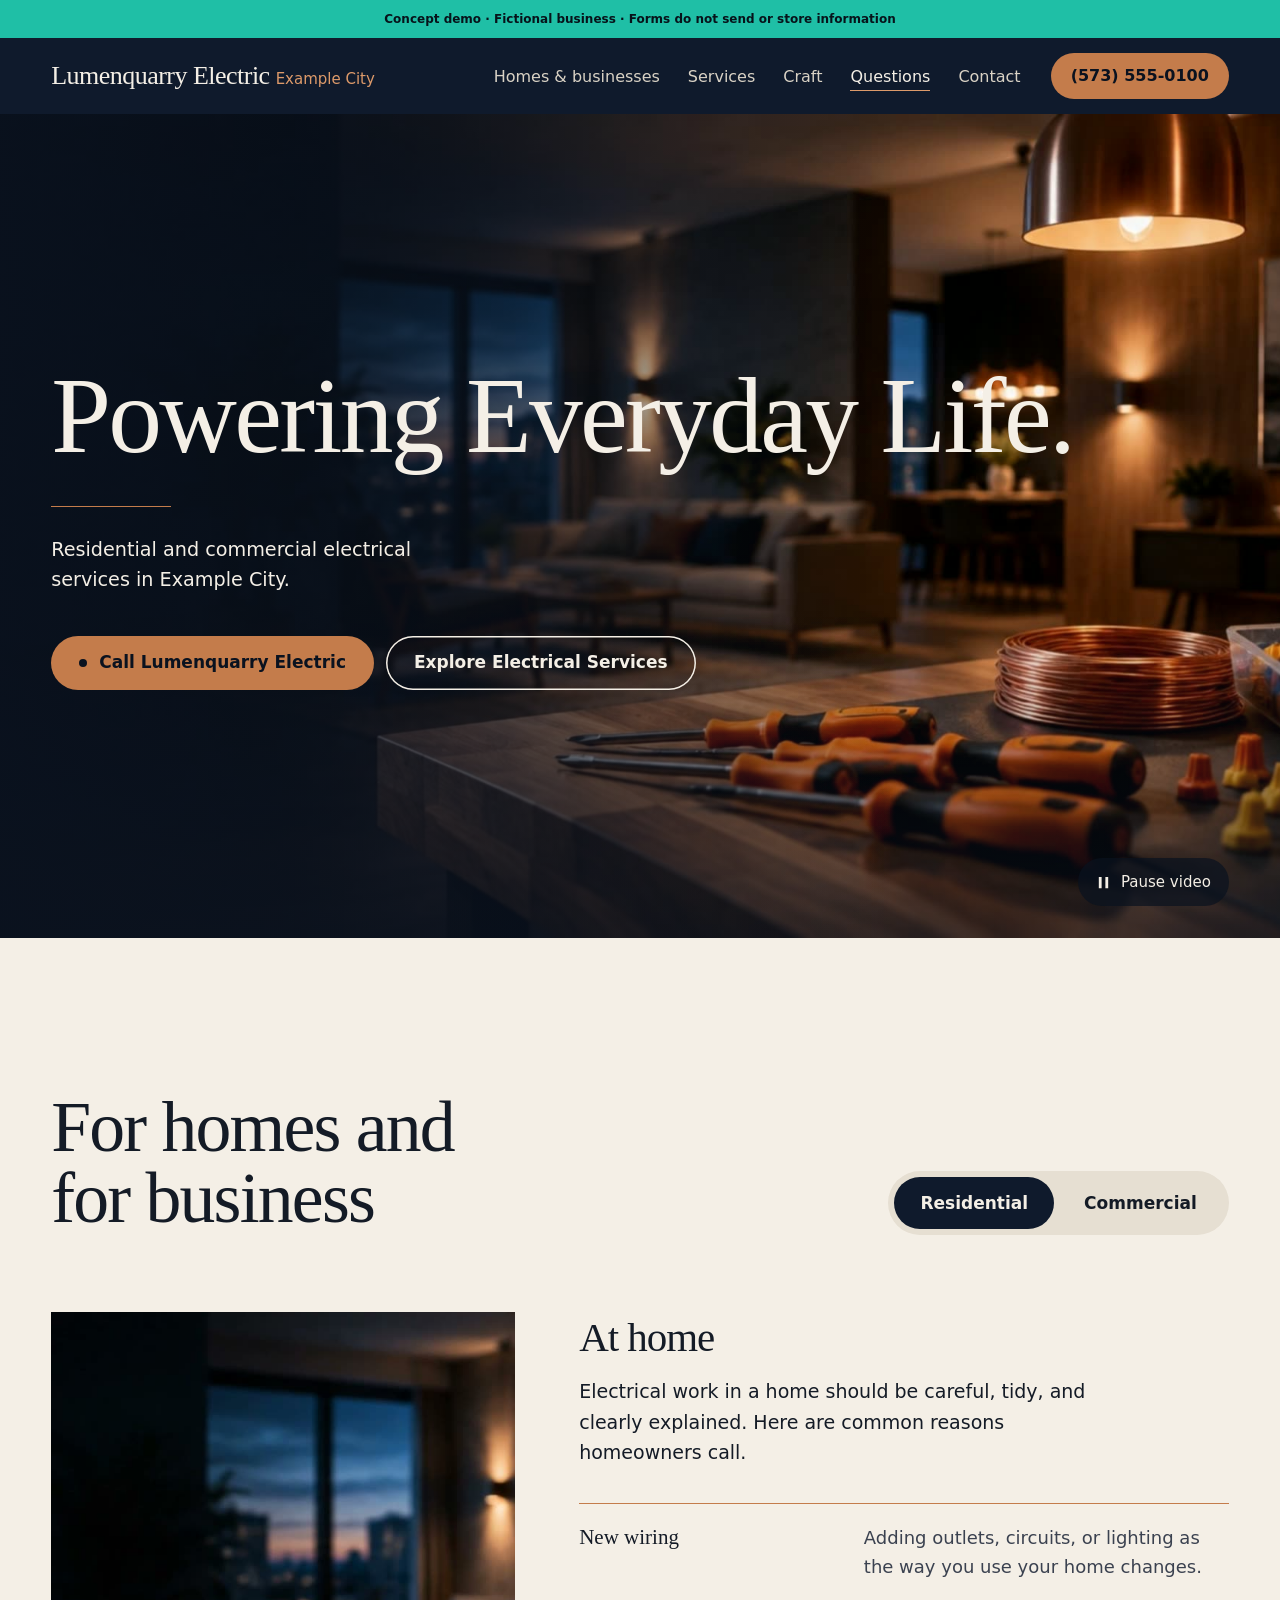
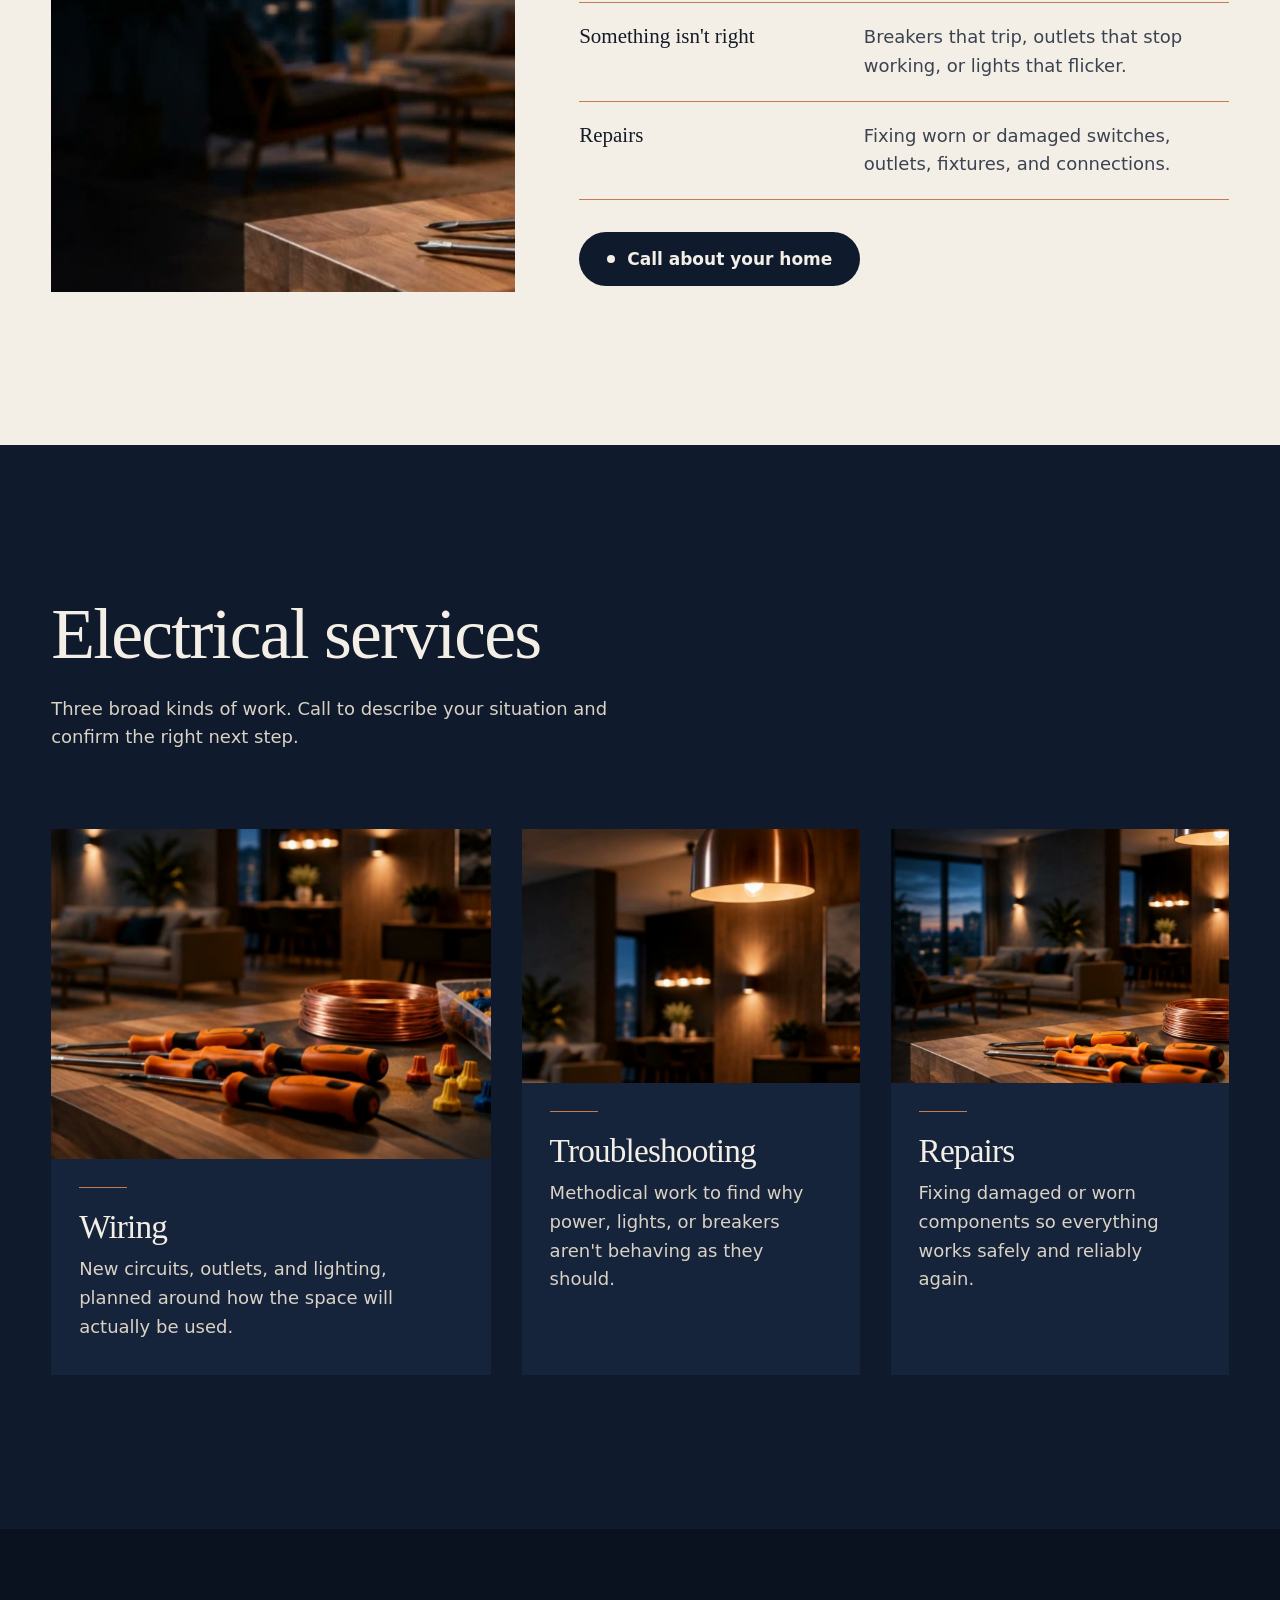
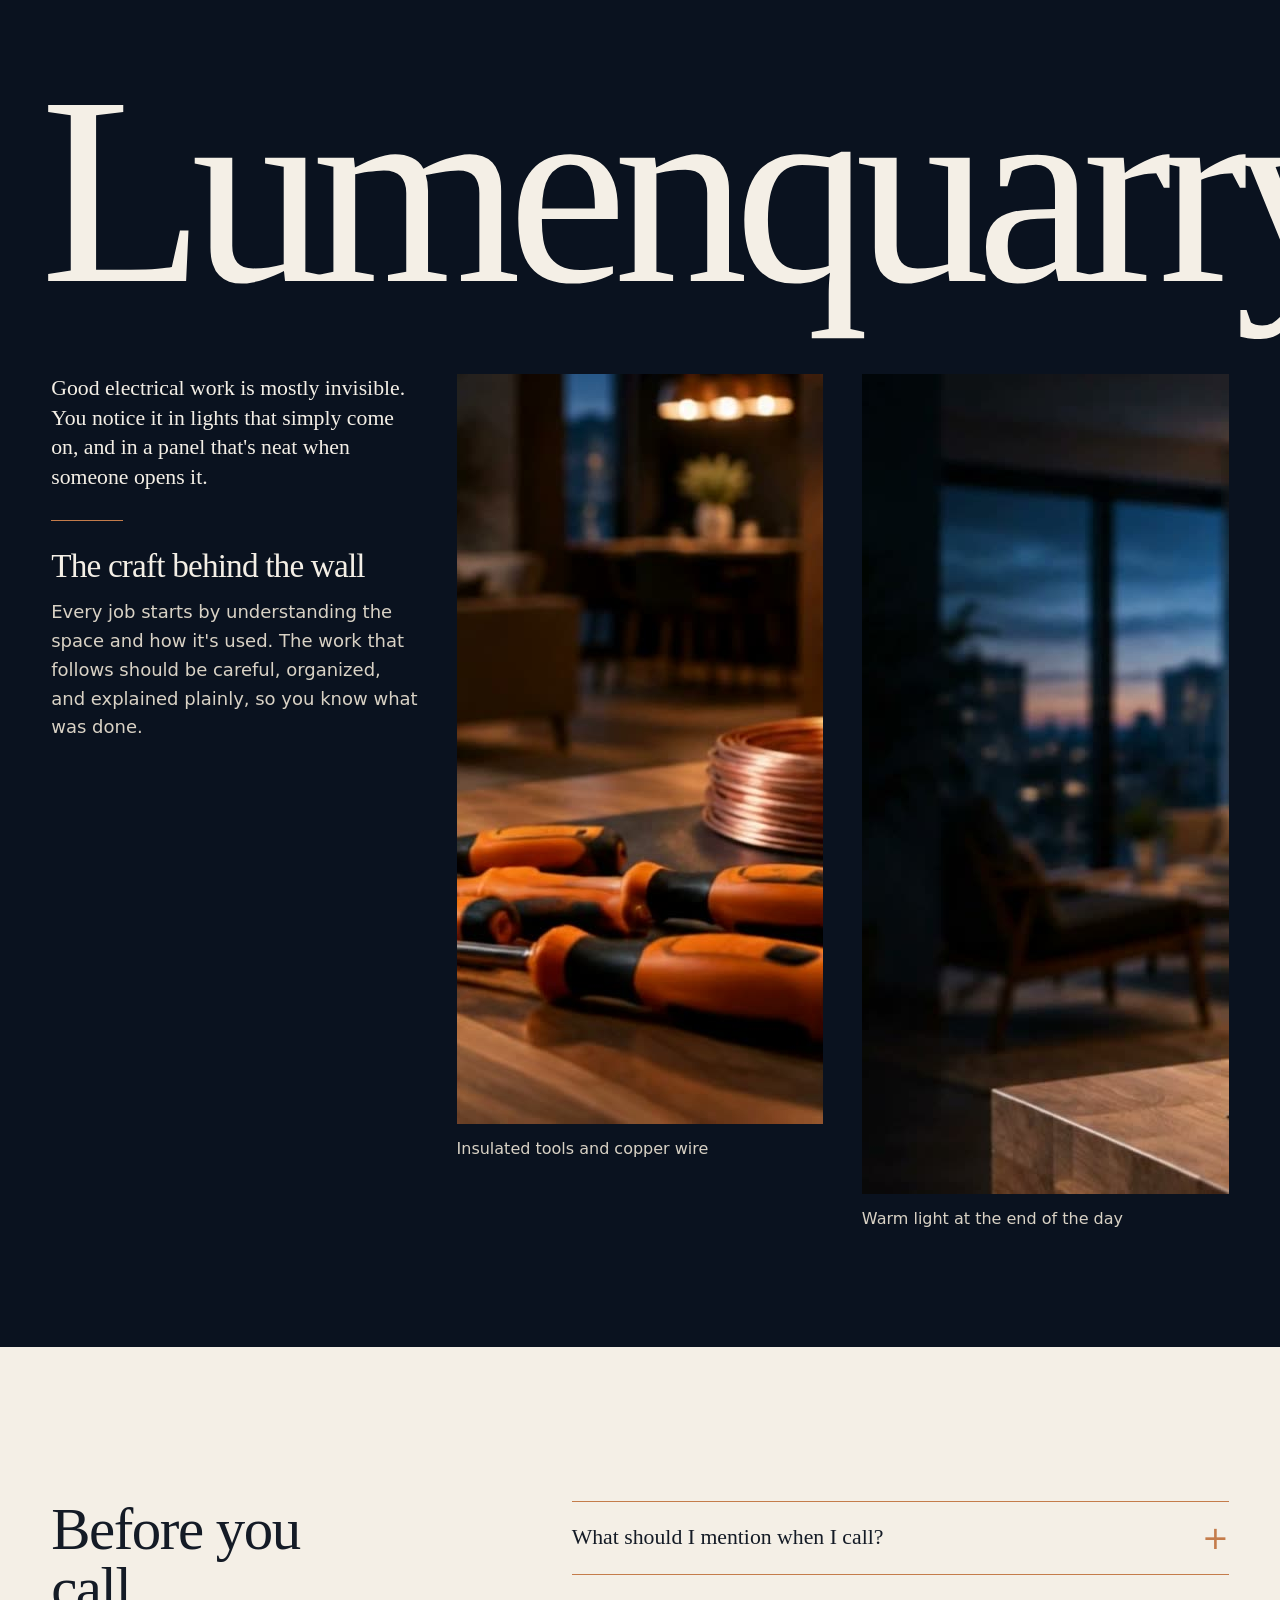
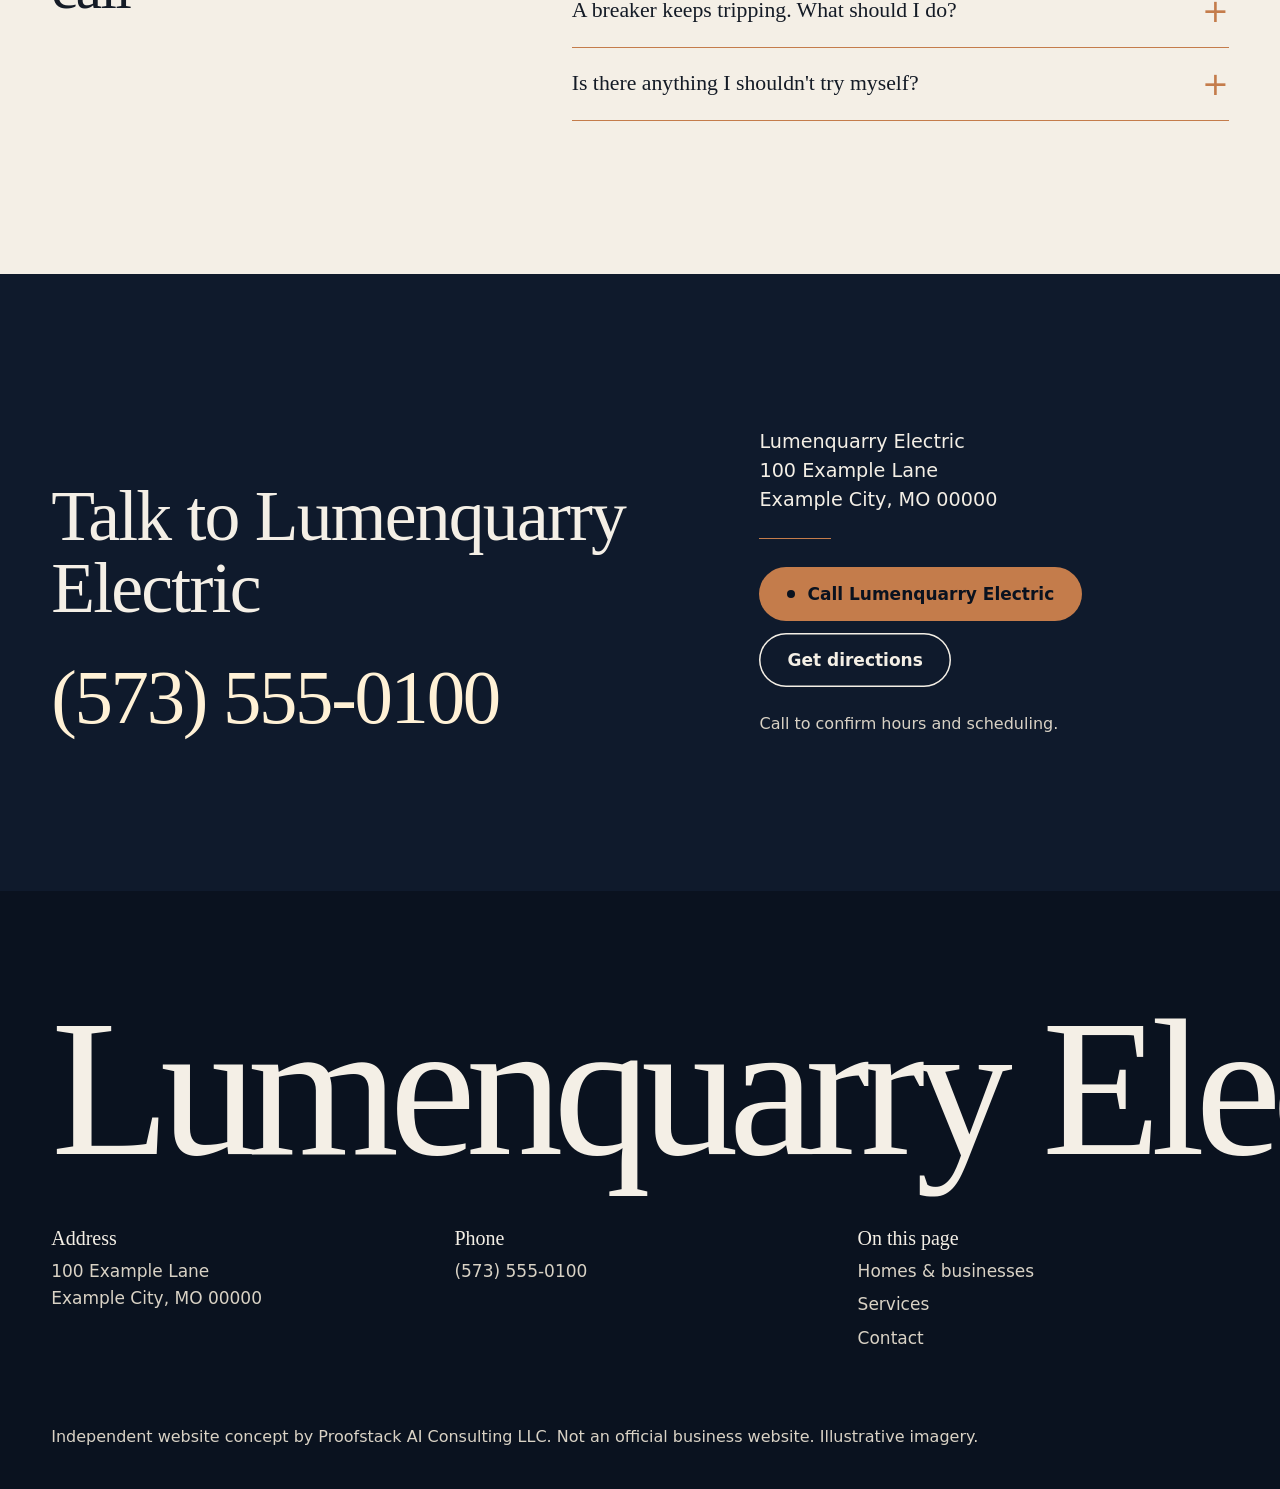
<file: demos/lumenquarry/index.html>
<!DOCTYPE html>

<html lang="en">
<head><meta content="default-src 'self' data: blob:; script-src 'self' 'unsafe-inline'; style-src 'self' 'unsafe-inline' https://fonts.googleapis.com https://api.fontshare.com; font-src 'self' data: https://fonts.gstatic.com https://cdn.fontshare.com; img-src 'self' data: blob:; media-src 'self' data: blob:; connect-src 'none'; form-action 'none'; object-src 'none'; base-uri 'self'" http-equiv="Content-Security-Policy"/>
<meta charset="utf-8"/>
<meta content="width=device-width, initial-scale=1" name="viewport"/>
<title>Lumenquarry Electric | Residential &amp; Commercial Electrical, Example City (Concept)</title>
<meta content="Independent website concept for Lumenquarry Electric: residential and commercial wiring, troubleshooting, and repairs at 100 Example Lane, Example City, MO." name="description"/>
<meta content="noindex, nofollow" name="robots"/>
<meta content="#0f1a2c" name="theme-color"/>

<link href="https://fonts.googleapis.com" rel="preconnect"/>
<link crossorigin="" href="https://fonts.gstatic.com" rel="preconnect"/>
<link href="https://fonts.googleapis.com/css2?family=Fraunces:opsz,wght@9..144,100..900&amp;family=Instrument+Sans:wdth,wght@75..100,400..700&amp;display=swap" rel="stylesheet"/>
<style>
:root{
  --navy:#0f1a2c;--navy-2:#16243b;--navy-3:#1f3150;--night:#0a121f;
  --ivory:#f4efe6;--ivory-2:#d9d2c5;--ink:#141b26;
  --copper:#c47c4b;--copper-lt:#dd9a6a;--warm:#fff1d6;
  --serif:"Fraunces",Georgia,"Times New Roman",serif;
  --sans:"Instrument Sans",system-ui,-apple-system,"Segoe UI",sans-serif;
  --m:clamp(20px,4vw,64px);--max:1440px;--ease:cubic-bezier(.2,.7,.2,1);
}
*,*::before,*::after{box-sizing:border-box}
html{-webkit-text-size-adjust:100%;scroll-padding-top:80px}
@media (prefers-reduced-motion:no-preference){html{scroll-behavior:smooth}}
body{margin:0;background:var(--navy);color:var(--ivory);font:400 18px/1.6 var(--sans)}
img,video{display:block;max-width:100%}
a{color:inherit}
h1,h2,h3{font-family:var(--serif);font-weight:400;line-height:1;letter-spacing:-.025em;margin:0;font-optical-sizing:auto}
p{margin:0}
.wrap{max-width:var(--max);margin:0 auto;padding:0 var(--m)}
.skip{position:absolute;left:12px;top:-60px;z-index:100;background:var(--copper);color:var(--night);padding:12px 18px;font-weight:600;text-decoration:none}
.skip:focus{top:12px}
:focus-visible{outline:3px solid var(--copper-lt);outline-offset:3px}
.visually-hidden{position:absolute!important;width:1px;height:1px;overflow:hidden;clip:rect(0 0 0 0);white-space:nowrap}
.rule{height:1px;background:var(--copper);border:0;margin:0}

.btn{--bg:var(--copper);--fg:var(--night);display:inline-flex;align-items:center;gap:12px;min-height:54px;padding:0 28px;border-radius:999px;background:var(--bg);color:var(--fg);border:0;font:600 17px/1 var(--sans);text-decoration:none;cursor:pointer;transition:background-color .25s,transform .25s var(--ease)}
.btn:hover{--bg:var(--copper-lt);transform:translateY(-2px)}
.btn:active{transform:translateY(1px)}
.btn--line{--bg:transparent;--fg:var(--ivory);box-shadow:inset 0 0 0 1.5px var(--ivory)}
.btn--line:hover{--bg:var(--ivory);--fg:var(--night)}
.btn .dot{width:8px;height:8px;border-radius:50%;background:currentColor;transition:transform .3s var(--ease)}
.btn:hover .dot{transform:scale(1.5)}

.bar{position:sticky;top:0;z-index:50;background:var(--navy)}
.bar .wrap{display:flex;align-items:center;justify-content:space-between;gap:24px;min-height:76px;flex-wrap:wrap}
.mark{text-decoration:none;font:400 26px/1 var(--serif);letter-spacing:-.02em}
.mark small{font:500 15px var(--sans);letter-spacing:0;color:var(--copper-lt);margin-left:6px}
.nav{display:flex;align-items:center;gap:30px;flex-wrap:wrap}
.nav ul{display:flex;gap:28px;list-style:none;margin:0;padding:0;flex-wrap:wrap}
.nav ul a{text-decoration:none;font-weight:500;font-size:16px;padding:8px 0;color:var(--ivory-2);position:relative}
.nav ul a::after{content:"";position:absolute;left:0;right:0;bottom:3px;height:1px;background:var(--copper-lt);transform:scaleX(0);transform-origin:left;transition:transform .3s var(--ease)}
.nav ul a:hover,.nav ul a[aria-current="true"]{color:var(--ivory)}
.nav ul a:hover::after,.nav ul a[aria-current="true"]::after{transform:scaleX(1)}
.bar .btn{min-height:46px;padding:0 20px;font-size:16px}
.menu-btn{display:none;min-height:48px;background:none;border:0;color:var(--ivory);font:500 16px var(--sans);cursor:pointer;align-items:center;gap:10px}
.menu-btn i{width:22px;height:9px;display:block;border-top:1.5px solid currentColor;border-bottom:1.5px solid currentColor}
@media (max-width:480px){.mark{font-size:22px}.mark small{display:none}}
@media (max-width:960px){
  .js .menu-btn{display:inline-flex}
  .js .bar .wrap{flex-wrap:nowrap}
  .js .nav{display:none;position:absolute;left:0;right:0;top:76px;background:var(--navy-2);flex-direction:column;align-items:stretch;padding:8px var(--m) 28px;gap:18px}
  .js .nav.open{display:flex}
  .js .nav ul{flex-direction:column;gap:0}
  .js .nav ul a{display:block;padding:14px 0;font-size:20px}
}

.hero{position:relative;height:calc(100svh - 76px);min-height:600px;max-height:1020px;overflow:hidden;background:var(--night)}
.hero .poster,.hero video{position:absolute;inset:0;width:100%;height:100%;object-fit:cover;object-position:70% 50%}
.hero::after{content:"";position:absolute;inset:0;pointer-events:none;background:linear-gradient(90deg,rgba(10,18,31,.9) 0%,rgba(10,18,31,.6) 40%,rgba(10,18,31,0) 70%),linear-gradient(0deg,rgba(10,18,31,.6),rgba(10,18,31,0) 40%)}
.hero .wrap{position:relative;z-index:2;height:100%;display:flex;flex-direction:column;justify-content:center}
.hero h1{font-size:clamp(56px,8.4vw,148px);max-width:none;font-weight:350}
.hero .rule{width:120px;margin-top:36px}
.hero .sub{font-size:clamp(19px,1.5vw,23px);margin-top:28px;max-width:32ch}
.hero .ctas{display:flex;gap:12px;flex-wrap:wrap;margin-top:40px}
.vctl{position:absolute;z-index:3;right:var(--m);bottom:32px;min-height:48px;display:inline-flex;align-items:center;gap:10px;padding:0 18px;border-radius:999px;border:0;background:rgba(10,18,31,.72);color:var(--ivory);font:500 15px var(--sans);cursor:pointer}
.vctl:hover{background:rgba(10,18,31,.92)}
.vctl svg{width:15px;height:15px}
@media (max-width:760px){
  .hero{height:auto;min-height:calc(100svh - 76px - 64px)}
  .hero .poster,.hero video{object-position:76% 50%}
  .hero::after{background:linear-gradient(0deg,rgba(10,18,31,.96) 0%,rgba(10,18,31,.75) 52%,rgba(10,18,31,.2) 100%)}
  .hero .wrap{justify-content:flex-end;padding-top:40vh;padding-bottom:96px}
  .hero h1{font-size:11.2vw;letter-spacing:-.035em}
  .vctl{bottom:22px}
}

/* switcher */
.switch{background:var(--ivory);color:var(--ink);padding:clamp(96px,12vw,180px) 0}
.switch-head{display:flex;justify-content:space-between;align-items:end;gap:32px;flex-wrap:wrap}
.switch h2{font-size:clamp(44px,5.6vw,96px);max-width:12ch}
.seg{display:inline-flex;background:#e6dfd2;border-radius:999px;padding:6px;gap:4px}
.seg button{min-height:52px;padding:0 26px;border-radius:999px;border:0;background:transparent;color:var(--ink);font:600 17px var(--sans);cursor:pointer;transition:background-color .3s,color .3s}
.seg button:hover{background:#d8cfbf}
.seg button[aria-selected="true"]{background:var(--navy);color:var(--ivory)}
.mode{display:grid;grid-template-columns:5fr 7fr;gap:clamp(32px,5vw,88px);margin-top:clamp(48px,6vw,88px);align-items:center}
.mode + .mode{margin-top:96px}
.js .mode + .mode{margin-top:clamp(48px,6vw,88px)}
.js .mode[hidden]{display:none!important}
.mode figure{margin:0;aspect-ratio:4/5;overflow:hidden;background:var(--navy)}
.mode figure img{width:100%;height:100%;object-fit:cover}
.mode h3{font-size:clamp(34px,3.2vw,52px)}
.mode .lede{margin-top:18px;font-size:clamp(19px,1.4vw,22px);max-width:44ch}
.mode ul{list-style:none;margin:36px 0 0;padding:0}
.mode li{display:grid;grid-template-columns:1fr 1.4fr;gap:24px;padding:20px 0;border-top:1px solid var(--copper)}
.mode li:last-child{border-bottom:1px solid var(--copper)}
.mode li strong{font:500 21px/1.25 var(--serif)}
.mode li span{color:#3b4250}
.mode .cta{margin-top:32px}
.mode .cta .btn{--bg:var(--navy);--fg:var(--ivory)}
.mode .cta .btn:hover{--bg:var(--navy-3)}
@media (prefers-reduced-motion:no-preference){.js .mode:not([hidden])>*{animation:fade .6s var(--ease) both}.js .mode:not([hidden])>*:nth-child(2){animation-delay:.08s}}
@keyframes fade{from{opacity:0;transform:translateY(16px)}to{opacity:1;transform:none}}
@media (max-width:900px){.mode{grid-template-columns:1fr}.mode figure{aspect-ratio:16/10}.mode li{grid-template-columns:1fr;gap:6px}}

/* services */
.svc{padding:clamp(96px,12vw,180px) 0;background:var(--navy)}
.svc h2{font-size:clamp(44px,5.6vw,96px);max-width:14ch}
.svc .intro{margin-top:24px;max-width:50ch;color:var(--ivory-2)}
.svc-grid{display:grid;grid-template-columns:1.3fr 1fr 1fr;gap:clamp(20px,2.4vw,36px);margin-top:clamp(48px,6vw,88px)}
.scard{background:var(--navy-2);display:flex;flex-direction:column;transition:background-color .3s,transform .4s var(--ease)}
.scard:hover{background:var(--navy-3);transform:translateY(-4px)}
.scard figure{margin:0;aspect-ratio:4/3;overflow:hidden}
.scard:first-child figure{aspect-ratio:auto;flex:1;min-height:300px}
.scard img{width:100%;height:100%;object-fit:cover;transition:transform .9s var(--ease)}
.scard:hover img{transform:scale(1.04)}
.scard .body{padding:28px 28px 34px}
.scard .rule{width:48px;margin-bottom:22px;transition:width .5s var(--ease)}
.scard:hover .rule{width:96px}
.scard h3{font-size:clamp(32px,2.6vw,44px)}
.scard p{margin-top:12px;color:var(--ivory-2)}
@media (max-width:900px){.svc-grid{grid-template-columns:1fr}.scard:first-child figure{aspect-ratio:4/3;flex:none;min-height:0}}

/* craft */
.craft{background:var(--night);padding:clamp(96px,12vw,180px) 0 clamp(72px,9vw,140px);overflow:hidden}
.mono{font:300 clamp(80px,21vw,330px)/.8 var(--serif);letter-spacing:-.05em;color:var(--ivory);white-space:nowrap;margin-left:-.04em}
.craft .grid{display:grid;grid-template-columns:4fr 4fr 4fr;gap:clamp(24px,3vw,48px);margin-top:clamp(48px,6vw,96px);align-items:start}
.craft figure{margin:0}
.craft figure img{width:100%;aspect-ratio:3/4;object-fit:cover}
.craft figcaption{margin-top:12px;font-size:16px;color:var(--ivory-2)}
.craft .txt h3{font-size:clamp(30px,2.6vw,44px)}
.craft .txt p{margin-top:16px;color:var(--ivory-2)}
.craft .txt p.lede{font:400 clamp(21px,1.7vw,27px)/1.35 var(--serif);color:var(--ivory);margin-top:0}
.craft .txt .rule{width:72px;margin:28px 0}
@media (max-width:900px){.craft .grid{grid-template-columns:1fr 1fr}.craft .txt{grid-column:1/-1;order:-1}}
@media (max-width:560px){.craft .grid{grid-template-columns:1fr}}

/* faq */
.faq{background:var(--ivory);color:var(--ink);padding:clamp(96px,12vw,180px) 0}
.faq .wrap{display:grid;grid-template-columns:5fr 7fr;gap:var(--m)}
.faq h2{font-size:clamp(40px,4.6vw,80px);max-width:10ch}
.faq details{border-top:1px solid var(--copper)}
.faq details:last-child{border-bottom:1px solid var(--copper)}
.faq summary{cursor:pointer;list-style:none;display:flex;justify-content:space-between;align-items:center;gap:20px;min-height:72px;padding:16px 0;font:400 clamp(21px,1.7vw,27px)/1.25 var(--serif)}
.faq summary::-webkit-details-marker{display:none}
.faq summary::after{content:"+";font:300 32px/1 var(--sans);color:var(--copper);transition:transform .3s var(--ease)}
.faq details[open] summary::after{transform:rotate(45deg)}
.faq summary:hover{color:#3c2416}
.faq details p{padding:0 0 24px;max-width:58ch;color:#323a46}
@media (max-width:900px){.faq .wrap{grid-template-columns:1fr}}


/* contact */
.contact{background:var(--navy);padding:clamp(96px,12vw,180px) 0}
.contact .wrap{display:grid;grid-template-columns:7fr 5fr;gap:var(--m);align-items:end}
.contact h2{font-size:clamp(44px,5.6vw,96px)}
.contact .phone{display:inline-block;margin-top:36px;font:300 clamp(44px,6vw,104px)/1 var(--serif);letter-spacing:-.03em;text-decoration:none;color:var(--warm);white-space:nowrap}
.contact .phone:hover{color:var(--copper-lt)}
.contact address{font-style:normal;font-size:clamp(19px,1.5vw,23px);line-height:1.5}
.contact .rule{width:72px;margin:24px 0}
.contact .ctas{display:flex;gap:12px;flex-wrap:wrap;margin-top:28px}
.contact .small{margin-top:24px;color:var(--ivory-2);font-size:16px;max-width:40ch}
@media (max-width:900px){.contact .wrap{grid-template-columns:1fr}}

footer{background:var(--night);padding:clamp(72px,9vw,140px) 0 40px;overflow:hidden}
.fname{font:300 clamp(64px,15.2vw,230px)/.85 var(--serif);letter-spacing:-.05em;white-space:nowrap}
.fgrid{display:grid;grid-template-columns:repeat(3,1fr);gap:32px;margin-top:56px;font-size:17px;color:var(--ivory-2)}
.fgrid h3{font:500 20px var(--serif);color:var(--ivory);margin-bottom:8px;letter-spacing:0}
.fgrid ul{list-style:none;margin:0;padding:0;display:grid;gap:6px}
.fgrid a{text-decoration:none}.fgrid a:hover{text-decoration:underline}
.disclose{margin-top:72px;font-size:16px;color:var(--ivory-2)}
@media (max-width:760px){.fgrid{grid-template-columns:1fr}.fname{font-size:24vw;white-space:normal}}

.callbar{display:none}
@media (max-width:760px){
  body{padding-bottom:64px}
  .bar .btn{display:none}
  .callbar{display:flex;position:fixed;z-index:60;left:0;right:0;bottom:0;height:64px;align-items:center;justify-content:center;gap:10px;background:var(--copper);color:var(--night);font:600 18px var(--sans);text-decoration:none;padding-bottom:env(safe-area-inset-bottom)}
}

@media (prefers-reduced-motion:no-preference){
  .js .rv{opacity:0;transform:translateY(24px);transition:opacity .8s var(--ease),transform .8s var(--ease)}
  .js .rv.in{opacity:1;transform:none}
  .js .rv[data-d="1"]{transition-delay:.08s}.js .rv[data-d="2"]{transition-delay:.16s}.js .rv[data-d="3"]{transition-delay:.24s}
  .js .hero .rule{transform-origin:left;animation:draw 1.2s .3s var(--ease) both}
}
@keyframes draw{from{transform:scaleX(0)}to{transform:scaleX(1)}}
</style>
<link href="../../assets/proofstack-icon.png" rel="icon"/><style>
html{scroll-padding-top:55px;overflow-x:clip}
.concept-notice{position:relative;z-index:200;background:#1fbfa6;color:#07131a;
font:600 12px/1.5 system-ui,sans-serif;padding:10px 18px;text-align:center}
.concept-notice a{color:inherit;text-decoration:underline}
#demo-notice{scroll-margin-top:70px}
.demo-feedback{padding:14px;border:1px solid currentColor;margin-top:16px}
</style><script>
document.addEventListener('submit', function(e) {
 e.preventDefault();
 const f=e.target;
 let m=f.querySelector('.demo-feedback');
 if(!m){m=document.createElement('p');m.className='demo-feedback';m.setAttribute('role','status');f.append(m)}
 m.textContent='Demo only. Nothing was sent or stored. This is a fictional business.';
}, true);
document.addEventListener('click',function(e){
 const a=e.target.closest('a[href="#demo-notice"]');
 if(!a)return;
 e.preventDefault();
 const n=document.getElementById('demo-notice');
 n.textContent='Demo only: contact details and destinations are fictional. Nothing was sent.';
 n.scrollIntoView({behavior:'smooth',block:'center'});
});
</script></head>
<body><aside aria-label="Demo disclosure" class="concept-notice" id="demo-notice">Concept demo · Fictional business · Forms do not send or store information</aside>
<a class="skip" href="#main">Skip to content</a>
<header class="bar">
<div class="wrap">
<a aria-label="Lumenquarry Electric, back to top" class="mark" href="#top">Lumenquarry Electric<small>Example City</small></a>
<button aria-controls="site-nav" aria-expanded="false" class="menu-btn" type="button"><i aria-hidden="true"></i>Menu</button>
<nav aria-label="Main" class="nav" id="site-nav">
<ul>
<li><a href="#sectors">Homes &amp; businesses</a></li>
<li><a href="#services">Services</a></li>
<li><a href="#craft">Craft</a></li>
<li><a href="#questions">Questions</a></li>
<li><a href="#contact">Contact</a></li>
</ul>
<a class="btn" href="#demo-notice">(573) 555-0100</a>
</nav>
</div>
</header>
<main id="main">
<section aria-labelledby="hero-title" class="hero" id="top">
<img alt="" aria-hidden="true" class="poster" fetchpriority="high" height="1074" src="assets/poster.jpg" width="1920"/>
<video aria-hidden="true" autoplay="" height="1074" id="hero-video" loop="" muted="" playsinline="" poster="assets/poster.jpg" preload="none" width="1920">
<source data-src="assets/hero.mp4" data-src-sm="assets/hero-sm.mp4" type="video/mp4"/>
</video>
<div class="wrap">
<h1 id="hero-title">Powering Everyday Life.</h1>
<hr aria-hidden="true" class="rule"/>
<p class="sub">Residential and commercial electrical services in Example City.</p>
<div class="ctas">
<a class="btn" href="#demo-notice"><span aria-hidden="true" class="dot"></span>Call Lumenquarry Electric</a>
<a class="btn btn--line" href="#services">Explore Electrical Services</a>
</div>
</div>
<button aria-pressed="false" class="vctl" hidden="" id="vctl" type="button"><svg aria-hidden="true" viewbox="0 0 16 16"><path d="M3 2h3v12H3zM10 2h3v12h-3z" fill="currentColor"></path></svg><span>Pause video</span></button>
</section>
<section aria-labelledby="switch-title" class="switch" id="sectors">
<div class="wrap">
<div class="switch-head">
<h2 class="rv" id="switch-title">For homes and for business</h2>
<div aria-label="Choose a setting" class="seg rv" data-d="1" hidden="" role="tablist">
<button aria-controls="p-res" aria-selected="true" id="t-res" role="tab">Residential</button>
<button aria-controls="p-com" aria-selected="false" id="t-com" role="tab" tabindex="-1">Commercial</button>
</div>
</div>
<div aria-labelledby="t-res" class="mode" id="p-res" role="tabpanel">
<figure><img alt="Living room at dusk with warm interior lighting and city lights beyond the window" height="820" loading="lazy" src="assets/img-window.jpg" width="640"/></figure>
<div>
<h3>At home</h3>
<p class="lede">Electrical work in a home should be careful, tidy, and clearly explained. Here are common reasons homeowners call.</p>
<ul>
<li><strong>New wiring</strong><span>Adding outlets, circuits, or lighting as the way you use your home changes.</span></li>
<li><strong>Something isn't right</strong><span>Breakers that trip, outlets that stop working, or lights that flicker.</span></li>
<li><strong>Repairs</strong><span>Fixing worn or damaged switches, outlets, fixtures, and connections.</span></li>
</ul>
<div class="cta"><a class="btn" href="#demo-notice"><span aria-hidden="true" class="dot"></span>Call about your home</a></div>
</div>
</div>
<div aria-labelledby="t-com" class="mode" id="p-com" role="tabpanel">
<figure><img alt="Warmly lit interior with wall sconces and pendant lights" height="825" loading="lazy" src="assets/img-interior.jpg" width="1100"/></figure>
<div>
<h3>At work</h3>
<p class="lede">Commercial spaces depend on power that's planned well and dependable day to day. Here are common reasons businesses call.</p>
<ul>
<li><strong>Wiring for the space</strong><span>Power and lighting for new layouts, equipment, or changes in how a space is used.</span></li>
<li><strong>Troubleshooting</strong><span>Tracking down recurring outages, tripping circuits, or equipment power problems.</span></li>
<li><strong>Repairs</strong><span>Restoring lighting, outlets, and connections so the workday can continue.</span></li>
</ul>
<div class="cta"><a class="btn" href="#demo-notice"><span aria-hidden="true" class="dot"></span>Call about your business</a></div>
</div>
</div>
</div>
</section>
<section aria-labelledby="svc-title" class="svc" id="services">
<div class="wrap">
<h2 class="rv" id="svc-title">Electrical services</h2>
<p class="intro rv" data-d="1">Three broad kinds of work. Call to describe your situation and confirm the right next step.</p>
<div class="svc-grid">
<article class="scard rv">
<figure><img alt="Insulated screwdrivers, a coil of copper wire, and wire connectors on a workbench" height="750" loading="lazy" src="assets/img-tools.jpg" width="1000"/></figure>
<div class="body"><hr aria-hidden="true" class="rule"/><h3>Wiring</h3><p>New circuits, outlets, and lighting, planned around how the space will actually be used.</p></div>
</article>
<article class="scard rv" data-d="1">
<figure><img alt="Copper pendant light glowing above a dim interior" height="600" loading="lazy" src="assets/img-pendant.jpg" width="800"/></figure>
<div class="body"><hr aria-hidden="true" class="rule"/><h3>Troubleshooting</h3><p>Methodical work to find why power, lights, or breakers aren't behaving as they should.</p></div>
</article>
<article class="scard rv" data-d="2">
<figure><img alt="Interior lit by warm wall sconces at dusk" height="825" loading="lazy" src="assets/img-interior.jpg" width="1100"/></figure>
<div class="body"><hr aria-hidden="true" class="rule"/><h3>Repairs</h3><p>Fixing damaged or worn components so everything works safely and reliably again.</p></div>
</article>
</div>
</div>
</section>
<section aria-labelledby="craft-title" class="craft" id="craft">
<div class="wrap">
<p aria-hidden="true" class="mono rv">Lumenquarry</p>
<div class="grid">
<div class="txt rv">
<p class="lede">Good electrical work is mostly invisible. You notice it in lights that simply come on, and in a panel that's neat when someone opens it.</p>
<hr aria-hidden="true" class="rule"/>
<h3 id="craft-title">The craft behind the wall</h3>
<p>Every job starts by understanding the space and how it's used. The work that follows should be careful, organized, and explained plainly, so you know what was done.</p>
</div>
<figure class="rv" data-d="1"><img alt="Organized insulated tools and copper wire" height="750" loading="lazy" src="assets/img-tools.jpg" width="1000"/><figcaption>Insulated tools and copper wire</figcaption></figure>
<figure class="rv" data-d="2"><img alt="Interior lighting at dusk" height="820" loading="lazy" src="assets/img-window.jpg" width="640"/><figcaption>Warm light at the end of the day</figcaption></figure>
</div>
</div>
</section>
<section aria-labelledby="faq-title" class="faq" id="questions">
<div class="wrap">
<h2 class="rv" id="faq-title">Before you call</h2>
<div class="rv" data-d="1">
<details><summary>What should I mention when I call?</summary><p>Whether it's a home or a business, what you're seeing or what you'd like added, and roughly when it started. Photos of the area can help in later conversations.</p></details>
<details><summary>A breaker keeps tripping. What should I do?</summary><p>Note which circuit and what was running when it tripped, and avoid repeatedly resetting it. Then call to describe what's happening.</p></details>
<details><summary>Is there anything I shouldn't try myself?</summary><p>Opening a panel or working on wiring can be dangerous. If you see smoke, sparking, or scorch marks, or smell burning, keep clear and call 911 first.</p></details>
</div>
</div>
</section>
<section aria-labelledby="contact-title" class="contact" id="contact">
<div class="wrap">
<div>
<h2 class="rv" id="contact-title">Talk to Lumenquarry Electric</h2>
<a class="phone rv" data-d="1" href="#demo-notice">(573) 555-0100</a>
</div>
<div class="rv" data-d="2">
<address>Lumenquarry Electric<br/>100 Example Lane<br/>Example City, MO 00000</address>
<hr aria-hidden="true" class="rule"/>
<div class="ctas">
<a class="btn" href="#demo-notice"><span aria-hidden="true" class="dot"></span>Call Lumenquarry Electric</a>
<a class="btn btn--line" href="#demo-notice" rel="noopener">Get directions<span class="visually-hidden"> (opens in a new tab)</span></a>
</div>
<p class="small">Call to confirm hours and scheduling.</p>
</div>
</div>
</section>
</main>
<footer aria-labelledby="foot-title">
<div class="wrap">
<h2 class="fname" id="foot-title">Lumenquarry Electric</h2>
<div class="fgrid">
<div><h3>Address</h3><p>100 Example Lane<br/>Example City, MO 00000</p></div>
<div><h3>Phone</h3><p><a href="#demo-notice">(573) 555-0100</a></p></div>
<div><h3>On this page</h3><ul><li><a href="#sectors">Homes &amp; businesses</a></li><li><a href="#services">Services</a></li><li><a href="#contact">Contact</a></li></ul></div>
</div>
<p class="disclose">Independent website concept by Proofstack AI Consulting LLC. Not an official business website. Illustrative imagery.</p>
</div>
</footer>
<a class="callbar" href="#demo-notice">Call (573) 555-0100</a>
<script>
(function(){
  var d=document;d.documentElement.classList.add('js');
  var reduce=matchMedia('(prefers-reduced-motion: reduce)').matches;
  var mb=d.querySelector('.menu-btn'),nav=d.getElementById('site-nav');
  function setNav(o){nav.classList.toggle('open',o);mb.setAttribute('aria-expanded',String(o));}
  mb.addEventListener('click',function(){setNav(mb.getAttribute('aria-expanded')!=='true');});
  nav.addEventListener('click',function(e){if(e.target.closest('a'))setNav(false);});
  d.addEventListener('keydown',function(e){if(e.key==='Escape'&&mb.getAttribute('aria-expanded')==='true'){setNav(false);mb.focus();}});
  var links=[].slice.call(d.querySelectorAll('.nav ul a'));
  if('IntersectionObserver' in window){
    var io=new IntersectionObserver(function(es){es.forEach(function(en){if(en.isIntersecting)links.forEach(function(a){a.setAttribute('aria-current',a.getAttribute('href')==='#'+en.target.id?'true':'false');});});},{rootMargin:'-45% 0px -50% 0px'});
    links.forEach(function(a){var s=d.querySelector(a.getAttribute('href'));if(s)io.observe(s);});
    var ro=new IntersectionObserver(function(es){es.forEach(function(en){if(en.isIntersecting){en.target.classList.add('in');ro.unobserve(en.target);}});},{threshold:.1});
    d.querySelectorAll('.rv').forEach(function(el){ro.observe(el);});
  } else d.querySelectorAll('.rv').forEach(function(el){el.classList.add('in');});
  var tl=d.querySelector('[role=tablist]');tl.hidden=false;var tabs=[].slice.call(tl.querySelectorAll('[role=tab]'));
  function sel(t,f){tabs.forEach(function(x){var on=x===t;x.setAttribute('aria-selected',String(on));x.tabIndex=on?0:-1;d.getElementById(x.getAttribute('aria-controls')).hidden=!on;});if(f)t.focus();}
  tabs.forEach(function(t,i){t.addEventListener('click',function(){sel(t);});t.addEventListener('keydown',function(e){var n=null,L=tabs.length;if(e.key==='ArrowRight'||e.key==='ArrowLeft'){n=tabs[(i+(e.key==='ArrowRight'?1:L-1))%L];}if(e.key==='Home')n=tabs[0];if(e.key==='End')n=tabs[L-1];if(n){e.preventDefault();sel(n,true);}});});
  sel(tabs[0]);
  var save=navigator.connection&&navigator.connection.saveData;
  var v=d.getElementById('hero-video'),btn=d.getElementById('vctl'),src=v.querySelector('source'),loaded=false;
  function label(p){btn.setAttribute('aria-pressed',String(!p));btn.querySelector('span').textContent=p?'Pause video':'Play video';btn.querySelector('svg').innerHTML=p?'<path fill="currentColor" d="M3 2h3v12H3zM10 2h3v12h-3z"/>':'<path fill="currentColor" d="M4 2l10 6-10 6z"/>';}
  function load(){if(loaded)return;loaded=true;src.src=matchMedia('(max-width: 900px)').matches?src.getAttribute('data-src-sm'):src.getAttribute('data-src');v.load();}
  function play(){load();var p=v.play();if(p&&p.catch)p.catch(function(){label(false);});}
  v.addEventListener('playing',function(){label(true);});v.addEventListener('pause',function(){label(false);});
  src.addEventListener('error',function(){btn.hidden=true;});
  btn.hidden=false;btn.addEventListener('click',function(){if(v.paused)play();else v.pause();});
  if(!reduce&&!save)play();else label(false);
  d.addEventListener('visibilitychange',function(){if(d.hidden&&!v.paused){v.pause();v.dataset.r='1';}else if(!d.hidden&&v.dataset.r){delete v.dataset.r;v.play();}});
})();
</script>
</body>
</html>
</file>
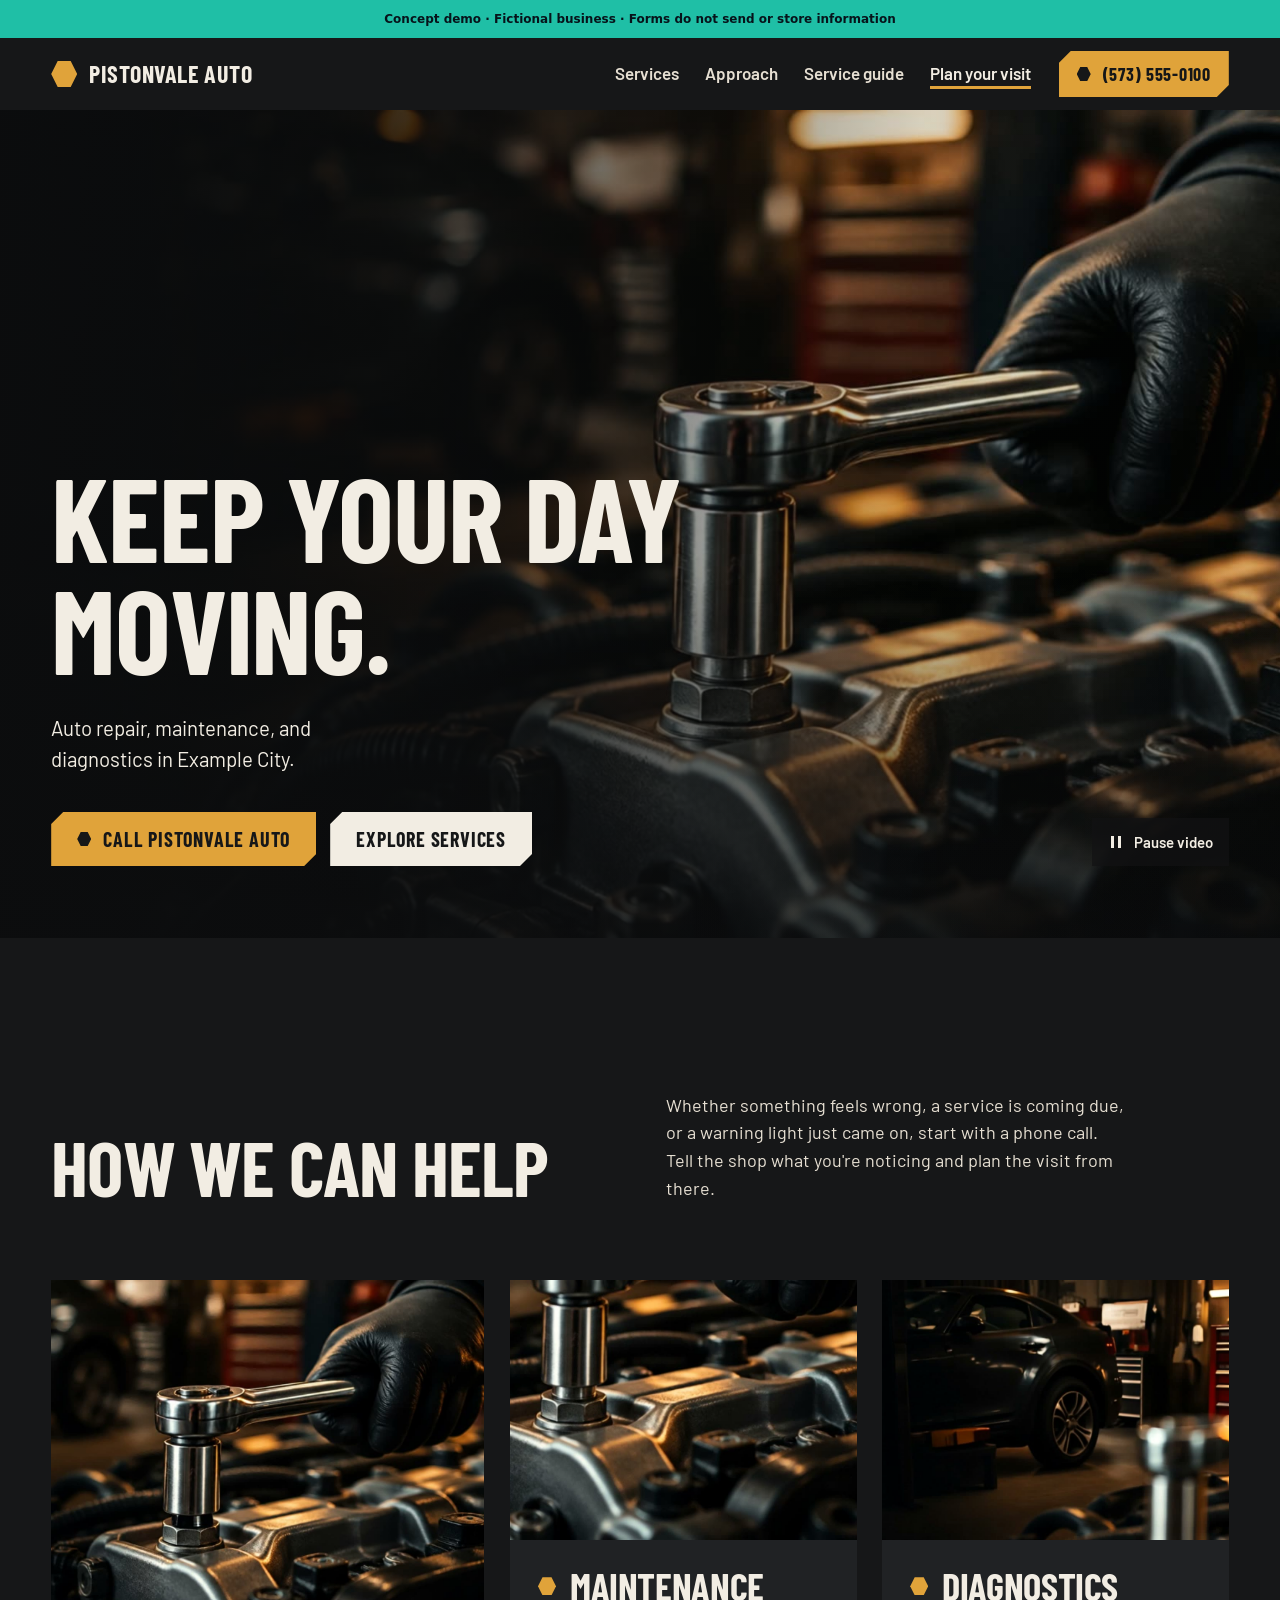
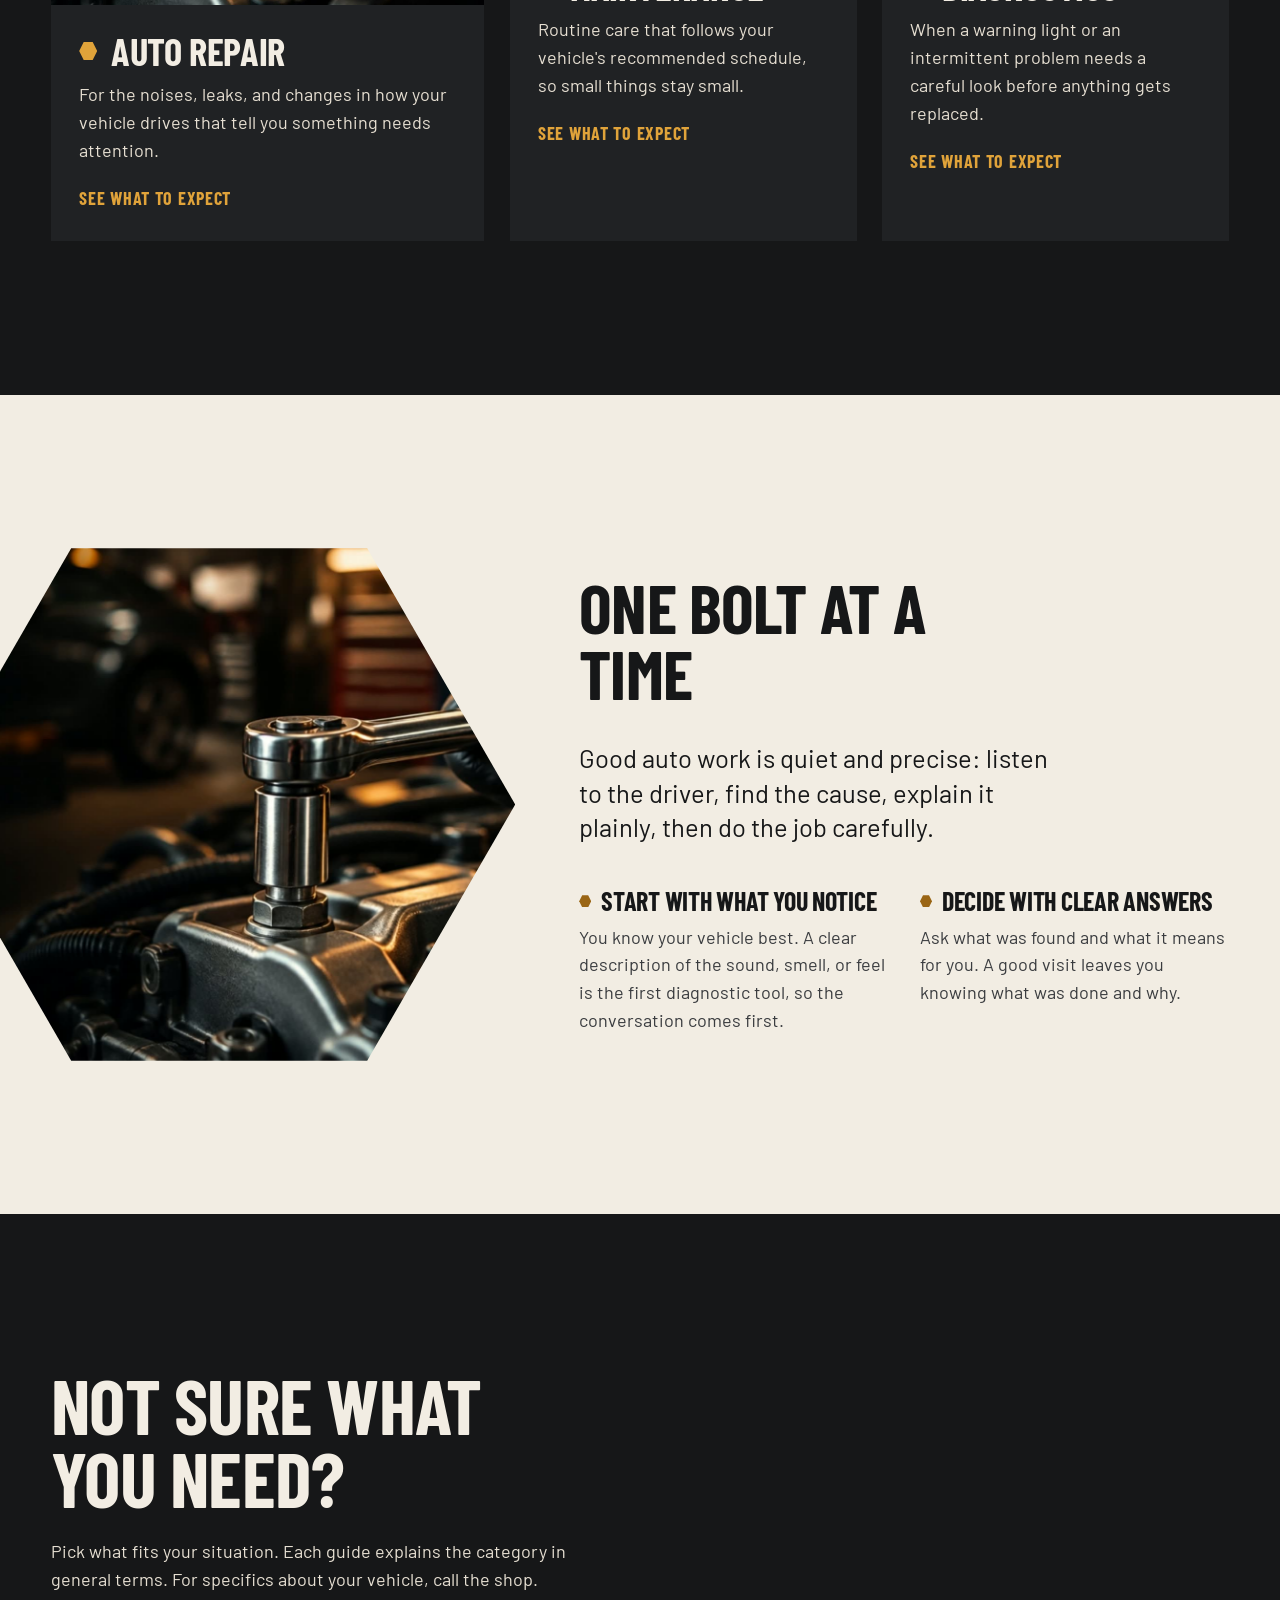
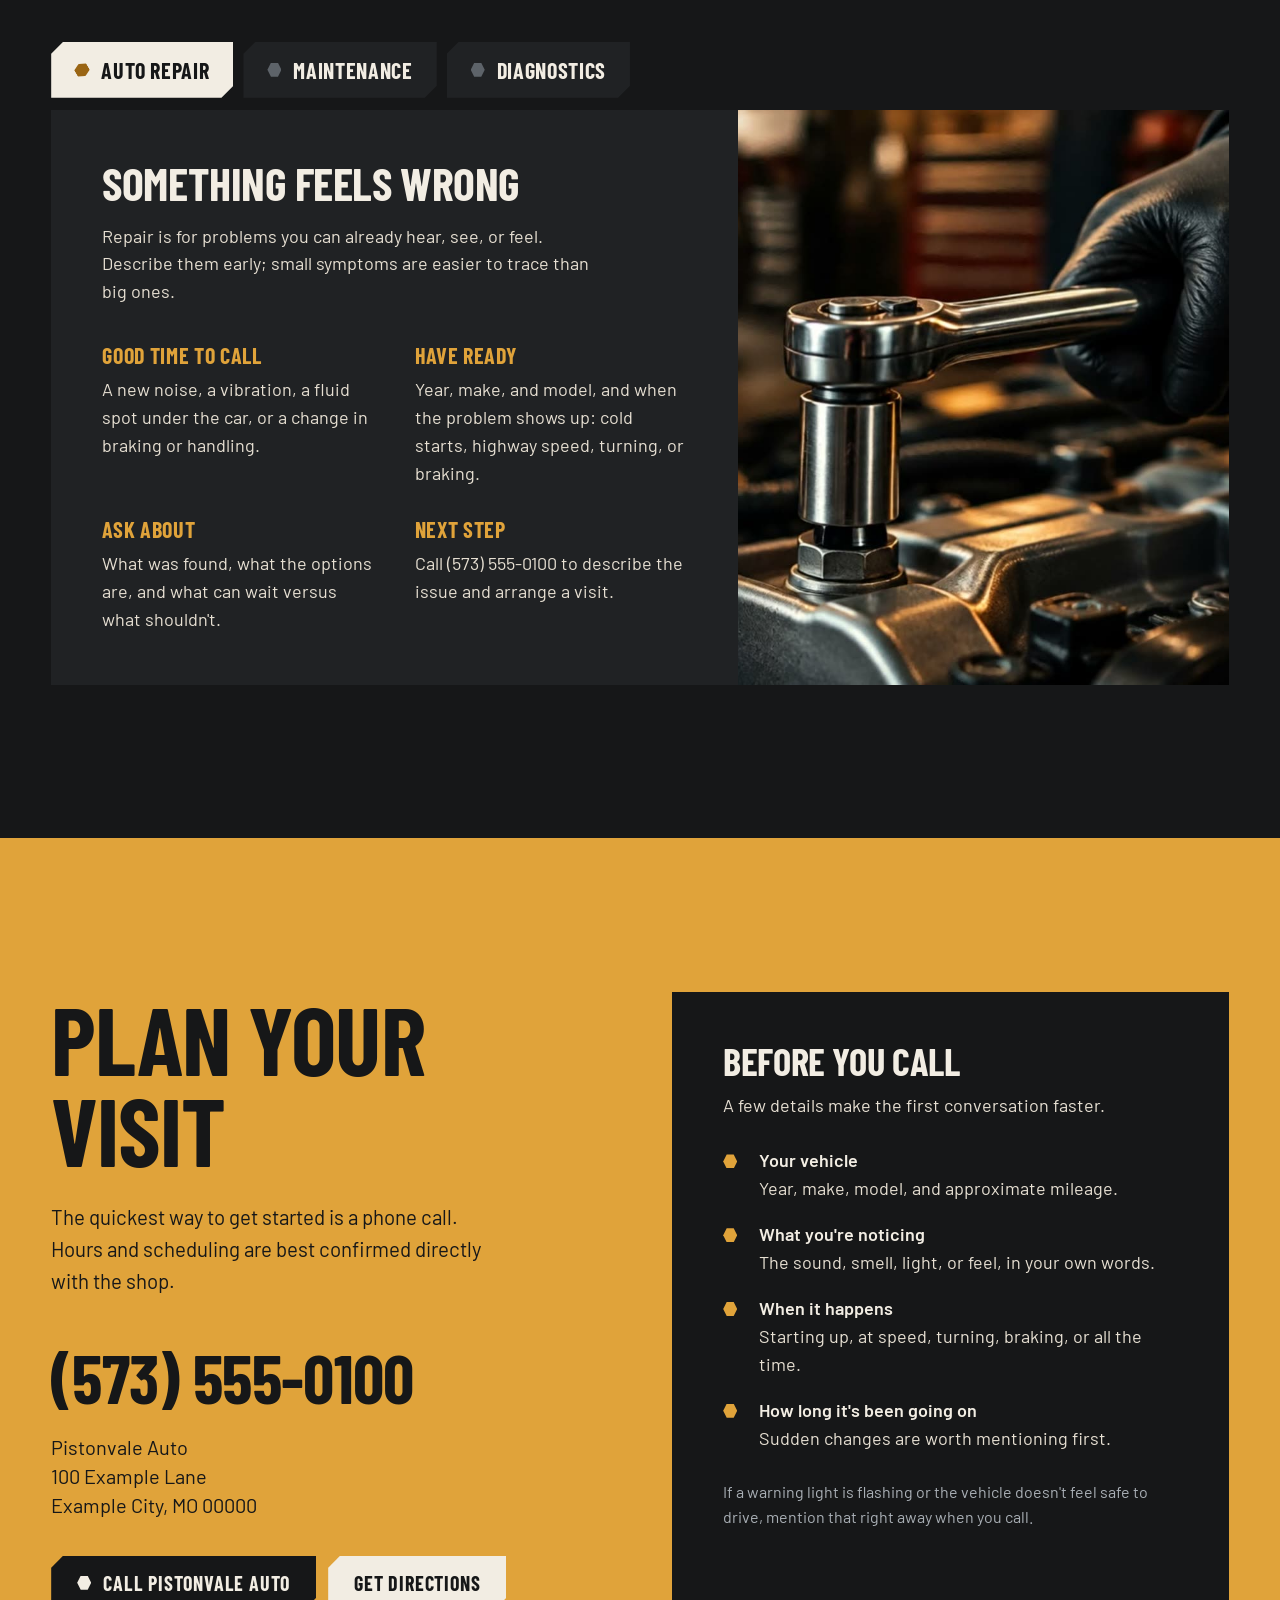
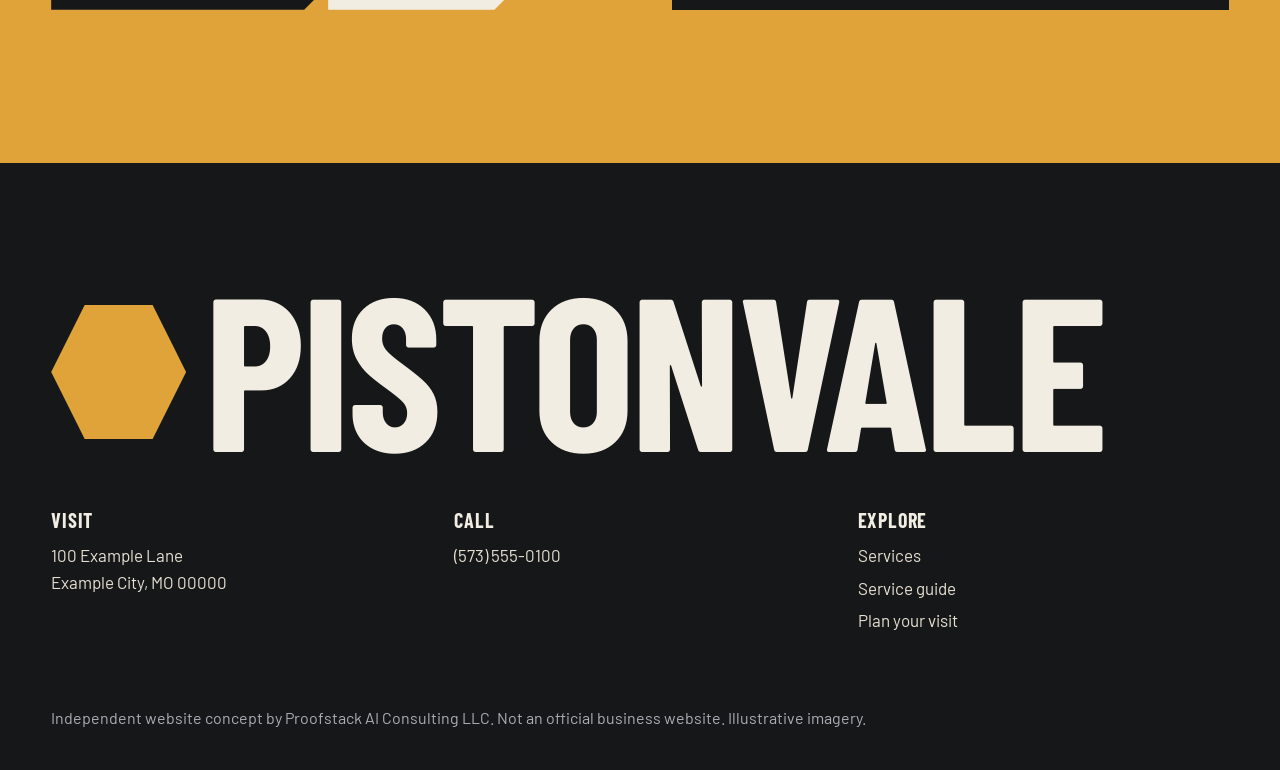
<file: demos/pistonvale/index.html>
<!DOCTYPE html>

<html lang="en">
<head><meta content="default-src 'self' data: blob:; script-src 'self' 'unsafe-inline'; style-src 'self' 'unsafe-inline' https://fonts.googleapis.com https://api.fontshare.com; font-src 'self' data: https://fonts.gstatic.com https://cdn.fontshare.com; img-src 'self' data: blob:; media-src 'self' data: blob:; connect-src 'none'; form-action 'none'; object-src 'none'; base-uri 'self'" http-equiv="Content-Security-Policy"/>
<meta charset="utf-8"/>
<meta content="width=device-width, initial-scale=1" name="viewport"/>
<title>Pistonvale Auto | Auto Repair, Maintenance &amp; Diagnostics, Example City (Concept)</title>
<meta content="Independent website concept for Pistonvale Auto, auto repair, maintenance, and diagnostics at 100 Example Lane, Example City, MO." name="description"/>
<meta content="noindex, nofollow" name="robots"/>
<meta content="#161718" name="theme-color"/>

<link as="font" crossorigin="" href="assets/fonts/barlow-condensed-700.woff2" rel="preload" type="font/woff2"/>
<style>
@font-face{font-family:"Barlow Condensed";src:url(assets/fonts/barlow-condensed-600.woff2) format("woff2");font-weight:600;font-display:swap}
@font-face{font-family:"Barlow Condensed";src:url(assets/fonts/barlow-condensed-700.woff2) format("woff2");font-weight:700;font-display:swap}
@font-face{font-family:"Barlow";src:url(assets/fonts/barlow-400.woff2) format("woff2");font-weight:400;font-display:swap}
@font-face{font-family:"Barlow";src:url(assets/fonts/barlow-600.woff2) format("woff2");font-weight:600;font-display:swap}
:root{
  --graphite:#161718;--graphite-2:#202224;--graphite-3:#2b2e31;
  --ivory:#f2ede3;--ivory-2:#e6dfd2;--steel:#a9afb5;--steel-dk:#5d6369;
  --amber:#e0a33a;--amber-dk:#9a6514;
  --display:"Barlow Condensed","Arial Narrow",system-ui,sans-serif;
  --body:"Barlow",system-ui,-apple-system,"Segoe UI",sans-serif;
  --m:clamp(20px,4vw,56px);--max:1440px;
  --hex:polygon(25% 0,75% 0,100% 50%,75% 100%,25% 100%,0 50%);
  --chamfer:polygon(12px 0,100% 0,100% calc(100% - 12px),calc(100% - 12px) 100%,0 100%,0 12px);
  --ease:cubic-bezier(.2,.7,.2,1);
}
*,*::before,*::after{box-sizing:border-box}
html{-webkit-text-size-adjust:100%;scroll-padding-top:84px}
@media (prefers-reduced-motion:no-preference){html{scroll-behavior:smooth}}
body{margin:0;background:var(--graphite);color:var(--ivory);font:400 18px/1.55 var(--body)}
img,video{display:block;max-width:100%}
a{color:inherit}
h1,h2,h3{font-family:var(--display);font-weight:700;line-height:.95;letter-spacing:-.01em;margin:0;text-transform:uppercase}
p{margin:0}
.wrap{max-width:var(--max);margin:0 auto;padding:0 var(--m)}
.skip{position:absolute;left:12px;top:-60px;z-index:100;background:var(--amber);color:var(--graphite);padding:12px 18px;font-weight:600;text-decoration:none}
.skip:focus{top:12px}
:focus-visible{outline:3px solid var(--amber);outline-offset:3px}

/* buttons */
.btn{--bg:var(--amber);--fg:var(--graphite);display:inline-flex;align-items:center;gap:12px;min-height:54px;padding:0 26px;background:var(--bg);color:var(--fg);font:700 20px/1 var(--display);letter-spacing:.04em;text-transform:uppercase;text-decoration:none;clip-path:var(--chamfer);border:0;cursor:pointer;transition:transform .25s var(--ease),background-color .25s}
.btn:hover{transform:translateY(-2px);--bg:#efb655}
.btn:active{transform:translateY(1px) scale(.99)}
.btn--ghost{--bg:var(--ivory);--fg:var(--graphite)}
.btn--ghost:hover{--bg:#fff}
.btn .nut{width:14px;height:14px;background:currentColor;clip-path:var(--hex);flex:none;transition:transform .5s var(--ease)}
.btn:hover .nut{transform:rotate(60deg)}

/* header */
.bar{position:sticky;top:0;z-index:50;background:var(--graphite)}
.bar .wrap{display:flex;align-items:center;justify-content:space-between;height:72px;gap:20px}
.mark{display:flex;align-items:center;gap:12px;text-decoration:none;font:700 24px/1 var(--display);text-transform:uppercase;letter-spacing:.02em}
.mark i{width:26px;height:26px;background:var(--amber);clip-path:var(--hex);display:block}
.nav{display:flex;align-items:center;gap:28px}
.nav ul{display:flex;gap:26px;list-style:none;margin:0;padding:0}
.nav ul a{text-decoration:none;font-weight:600;font-size:17px;padding:8px 0;color:var(--ivory-2);position:relative}
.nav ul a::after{content:"";position:absolute;left:0;right:0;bottom:2px;height:3px;background:var(--amber);transform:scaleX(0);transform-origin:left;transition:transform .3s var(--ease)}
.nav ul a:hover::after,.nav ul a[aria-current="true"]::after{transform:scaleX(1)}
.nav ul a[aria-current="true"]{color:var(--ivory)}
.bar .btn{min-height:46px;font-size:18px;padding:0 18px}
.menu-btn{display:none;background:none;border:0;color:var(--ivory);font:600 17px var(--body);min-height:48px;padding:0 4px;cursor:pointer;align-items:center;gap:10px}
.menu-btn span{width:22px;height:2px;background:currentColor;display:block;box-shadow:0 -7px 0 currentColor,0 7px 0 currentColor}
@media (max-width:900px){
  .js .menu-btn{display:inline-flex}
  .js .nav{position:absolute;left:0;right:0;top:72px;background:var(--graphite-2);flex-direction:column;align-items:stretch;padding:12px var(--m) 28px;gap:16px;display:none}
  .js .nav.open{display:flex}
  .js .nav ul{flex-direction:column;gap:0}
  .js .nav ul a{display:block;padding:14px 0;font-size:20px}
  .nav{flex-wrap:wrap;gap:12px}
  .nav ul{flex-wrap:wrap;gap:16px}
  .bar .wrap{flex-wrap:wrap;height:auto;min-height:72px}
}

/* hero */
.hero{position:relative;height:calc(100svh - 72px);min-height:560px;max-height:1000px;overflow:hidden;background:#0d0e0f}
.hero video,.hero .poster{position:absolute;inset:0;width:100%;height:100%;object-fit:cover;object-position:62% 50%}
.hero::after{content:"";position:absolute;inset:0;background:linear-gradient(90deg,rgba(12,13,14,.92) 0%,rgba(12,13,14,.7) 38%,rgba(12,13,14,.15) 72%),linear-gradient(0deg,rgba(12,13,14,.75),transparent 45%);pointer-events:none}
.hero .wrap{position:relative;z-index:2;height:100%;display:flex;flex-direction:column;justify-content:flex-end;padding-bottom:clamp(40px,8vh,96px)}
.hero h1{font-size:clamp(64px,9.2vw,152px);max-width:12ch}
.hero .sub{font-size:clamp(19px,1.6vw,24px);margin-top:28px;max-width:30ch;color:var(--ivory)}
.hero .ctas{display:flex;flex-wrap:wrap;gap:14px;margin-top:36px}
.vctl{position:absolute;z-index:3;right:var(--m);bottom:clamp(40px,8vh,96px);display:inline-flex;align-items:center;gap:10px;min-height:48px;padding:0 16px;background:rgba(18,19,20,.72);color:var(--ivory);border:0;font:600 15px var(--body);cursor:pointer}
.vctl:hover{background:rgba(18,19,20,.92)}
.vctl svg{width:16px;height:16px}
@media (max-width:760px){
  .hero{height:auto;min-height:calc(100svh - 72px - 64px)}
  .hero video,.hero .poster{object-position:66% 50%}
  .hero::after{background:linear-gradient(0deg,rgba(12,13,14,.95) 0%,rgba(12,13,14,.75) 50%,rgba(12,13,14,.35) 100%)}
  .hero .wrap{padding-top:38vh;padding-bottom:88px}
  .hero h1{font-size:clamp(56px,16vw,88px)}
  .vctl{bottom:20px;right:var(--m)}
}

/* sections */
section{scroll-margin-top:72px}
.svc{padding:clamp(96px,12vw,180px) 0}
.svc-head{display:grid;grid-template-columns:1fr 1fr;gap:var(--m);align-items:end;margin-bottom:clamp(48px,6vw,88px)}
.svc-head h2{font-size:clamp(48px,6vw,96px)}
.svc-head p{max-width:46ch;color:var(--ivory-2)}
.cards{display:grid;grid-template-columns:1.25fr 1fr 1fr;gap:clamp(16px,2vw,28px)}
.card{background:var(--graphite-2);padding:0 0 32px;display:flex;flex-direction:column;text-decoration:none;transition:background-color .3s,transform .4s var(--ease)}
.card:hover{background:var(--graphite-3);transform:translateY(-4px)}
.card figure{margin:0;aspect-ratio:4/3;overflow:hidden;background:#0d0e0f}
.card:nth-child(1) figure{aspect-ratio:auto;flex:1;min-height:320px}
.card img{width:100%;height:100%;object-fit:cover;transition:transform .8s var(--ease)}
.card:hover img{transform:scale(1.04)}
.card h3{font-size:clamp(34px,3vw,46px);margin:28px 28px 12px;display:flex;align-items:center;gap:14px}
.card h3::before{content:"";width:18px;height:18px;background:var(--amber);clip-path:var(--hex);flex:none}
.card p{margin:0 28px;color:var(--ivory-2)}
.card .go{margin:22px 28px 0;font:700 18px var(--display);text-transform:uppercase;letter-spacing:.04em;color:var(--amber)}
@media (max-width:900px){.svc-head{grid-template-columns:1fr}.cards{grid-template-columns:1fr}.card:nth-child(1) figure{aspect-ratio:4/3;flex:none;min-height:0}}

/* editorial */
.edit{background:var(--ivory);color:var(--graphite);padding:clamp(96px,12vw,180px) 0;overflow:hidden}
.edit .wrap{display:grid;grid-template-columns:5fr 7fr;gap:clamp(32px,5vw,88px);align-items:center}
.edit .hexfig{margin:0;margin-left:calc(var(--m) * -1 - 6vw);aspect-ratio:1.155/1;clip-path:var(--hex);background:#0d0e0f}
.edit .hexfig img{width:100%;height:100%;object-fit:cover}
.edit h2{font-size:clamp(46px,5.4vw,88px);max-width:12ch}
.edit .lede{font-size:clamp(22px,2vw,30px);line-height:1.35;margin-top:36px;max-width:34ch}
.edit .cols{display:grid;grid-template-columns:1fr 1fr;gap:32px;margin-top:44px}
.edit .cols p{color:#3a3c3f}
.edit .cols h3{font-size:26px;margin-bottom:10px;display:flex;align-items:center;gap:10px}
.edit .cols h3::before{content:"";width:12px;height:12px;background:var(--amber-dk);clip-path:var(--hex)}
@media (max-width:900px){.edit .wrap{grid-template-columns:1fr}.edit .hexfig{margin-left:-14vw;width:96vw}.edit .cols{grid-template-columns:1fr}}

/* selector */
.sel{padding:clamp(96px,12vw,180px) 0}
.sel h2{font-size:clamp(48px,6vw,96px);max-width:14ch}
.sel .intro{margin-top:24px;max-width:52ch;color:var(--ivory-2)}
.tabs{display:flex;gap:10px;margin:48px 0 0;flex-wrap:wrap}
.tab{display:inline-flex;align-items:center;gap:12px;min-height:56px;padding:0 24px;background:var(--graphite-2);color:var(--ivory);border:0;font:700 22px var(--display);text-transform:uppercase;letter-spacing:.03em;cursor:pointer;clip-path:var(--chamfer);transition:background-color .25s,color .25s}
.tab::before{content:"";width:14px;height:14px;background:var(--steel-dk);clip-path:var(--hex);transition:background-color .25s,transform .5s var(--ease)}
.tab:hover{background:var(--graphite-3)}
.tab[aria-selected="true"]{background:var(--ivory);color:var(--graphite)}
.tab[aria-selected="true"]::before{background:var(--amber-dk);transform:rotate(60deg)}
.panels{margin-top:12px}
.panel{display:grid;grid-template-columns:7fr 5fr;background:var(--graphite-2);min-height:460px}
.panel + .panel{margin-top:12px}
.js .panel + .panel{margin-top:0}
.panel .txt{padding:clamp(28px,4vw,64px)}
.panel h3{font-size:clamp(38px,3.6vw,58px)}
.panel .txt > p{margin-top:18px;max-width:50ch;color:var(--ivory-2)}
.panel dl{display:grid;grid-template-columns:1fr 1fr;gap:28px 40px;margin:36px 0 0}
.panel dt{font:700 22px var(--display);text-transform:uppercase;color:var(--amber);letter-spacing:.03em}
.panel dd{margin:8px 0 0;color:var(--ivory-2)}
.panel figure{margin:0;overflow:hidden;background:#0d0e0f}
.panel img{width:100%;height:100%;object-fit:cover}
.js .panel[hidden]{display:none!important}
@media (prefers-reduced-motion:no-preference){.js .panel:not([hidden]) .txt>*{animation:rise .5s var(--ease) both}.js .panel:not([hidden]) .txt>*:nth-child(2){animation-delay:.06s}.js .panel:not([hidden]) .txt>*:nth-child(3){animation-delay:.12s}}
@keyframes rise{from{opacity:0;transform:translateY(14px)}to{opacity:1;transform:none}}
@media (max-width:900px){.panel{grid-template-columns:1fr}.panel figure{aspect-ratio:16/9;order:-1}.panel dl{grid-template-columns:1fr}.tab{flex:1 1 auto;justify-content:center}}

/* visit */
.visit{background:var(--amber);color:var(--graphite);padding:clamp(96px,12vw,180px) 0}
.visit .wrap{display:grid;grid-template-columns:6fr 6fr;gap:clamp(32px,5vw,96px)}
.visit h2{font-size:clamp(56px,7.5vw,128px)}
.visit .lede{font-size:clamp(20px,1.6vw,24px);margin-top:28px;max-width:36ch}
.visit .phone{display:block;font:700 clamp(44px,5.4vw,84px)/1 var(--display);text-decoration:none;margin-top:44px;letter-spacing:-.01em}
.visit .phone:hover{text-decoration:underline;text-decoration-thickness:4px;text-underline-offset:8px}
.visit address{font-style:normal;font-size:20px;line-height:1.45;margin-top:22px}
.visit .ctas{display:flex;gap:12px;flex-wrap:wrap;margin-top:36px}
.visit .btn{--bg:var(--graphite);--fg:var(--ivory)}
.visit .btn:hover{--bg:#000}
.visit .btn--ghost{--bg:var(--ivory);--fg:var(--graphite)}
.prep{background:var(--graphite);color:var(--ivory);padding:clamp(28px,4vw,56px)}
.prep h3{font-size:clamp(32px,3vw,44px)}
.prep > p{margin-top:12px;color:var(--ivory-2)}
.prep ul{list-style:none;padding:0;margin:28px 0 0;display:grid;gap:18px}
.prep li{display:grid;grid-template-columns:22px 1fr;gap:14px;align-items:start}
.prep li::before{content:"";width:14px;height:14px;margin-top:7px;background:var(--amber);clip-path:var(--hex)}
.prep li strong{display:block;font-weight:600}
.prep li span{color:var(--ivory-2)}
.prep .note{margin-top:28px;font-size:16px;color:var(--steel)}
@media (max-width:900px){.visit .wrap{grid-template-columns:1fr}}

/* footer */
footer{padding:clamp(72px,9vw,140px) 0 40px;background:var(--graphite)}
.bigmark{display:flex;align-items:flex-end;gap:clamp(10px,1.4vw,22px);font:700 clamp(80px,24vw,340px)/.8 var(--display);text-transform:uppercase;letter-spacing:-.02em;white-space:nowrap}
.bigmark i{width:.62em;height:.62em;background:var(--amber);clip-path:var(--hex);flex:none;margin-bottom:.06em}
.fgrid{display:grid;grid-template-columns:repeat(3,1fr);gap:32px;margin-top:56px;color:var(--ivory-2);font-size:17px}
.fgrid h3{font:700 20px var(--display);letter-spacing:.04em;color:var(--ivory);margin-bottom:10px}
.fgrid ul{list-style:none;margin:0;padding:0;display:grid;gap:6px}
.fgrid a{text-decoration:none}.fgrid a:hover{text-decoration:underline}
.disclose{margin-top:72px;font-size:16px;color:var(--steel)}
@media (max-width:760px){.fgrid{grid-template-columns:1fr}.bigmark{font-size:27vw}}

/* mobile call bar */
.callbar{display:none}
@media (max-width:760px){
  body{padding-bottom:64px}
  .callbar{display:flex;position:fixed;left:0;right:0;bottom:0;z-index:60;height:64px;background:var(--amber);color:var(--graphite);align-items:center;justify-content:center;gap:12px;font:700 21px var(--display);text-transform:uppercase;letter-spacing:.04em;text-decoration:none;padding-bottom:env(safe-area-inset-bottom)}
  .callbar i{width:14px;height:14px;background:currentColor;clip-path:var(--hex)}
  .bar .btn{display:none}
}

/* reveal */
@media (prefers-reduced-motion:no-preference){
  .js .rv{opacity:0;transform:translateY(24px);transition:opacity .7s var(--ease),transform .7s var(--ease)}
  .js .rv.in{opacity:1;transform:none}
  .js .rv[data-d="1"]{transition-delay:.08s}.js .rv[data-d="2"]{transition-delay:.16s}.js .rv[data-d="3"]{transition-delay:.24s}
}
</style>
<link href="../../assets/proofstack-icon.png" rel="icon"/><style>
html{scroll-padding-top:55px;overflow-x:clip}
.concept-notice{position:relative;z-index:200;background:#1fbfa6;color:#07131a;
font:600 12px/1.5 system-ui,sans-serif;padding:10px 18px;text-align:center}
.concept-notice a{color:inherit;text-decoration:underline}
#demo-notice{scroll-margin-top:70px}
.demo-feedback{padding:14px;border:1px solid currentColor;margin-top:16px}
.bigmark{font-size:clamp(60px,17vw,240px)!important}</style><script>
document.addEventListener('submit', function(e) {
 e.preventDefault();
 const f=e.target;
 let m=f.querySelector('.demo-feedback');
 if(!m){m=document.createElement('p');m.className='demo-feedback';m.setAttribute('role','status');f.append(m)}
 m.textContent='Demo only. Nothing was sent or stored. This is a fictional business.';
}, true);
document.addEventListener('click',function(e){
 const a=e.target.closest('a[href="#demo-notice"]');
 if(!a)return;
 e.preventDefault();
 const n=document.getElementById('demo-notice');
 n.textContent='Demo only: contact details and destinations are fictional. Nothing was sent.';
 n.scrollIntoView({behavior:'smooth',block:'center'});
});
</script></head>
<body><aside aria-label="Demo disclosure" class="concept-notice" id="demo-notice">Concept demo · Fictional business · Forms do not send or store information</aside>
<a class="skip" href="#main">Skip to content</a>
<header class="bar">
<div class="wrap">
<a aria-label="Pistonvale Auto, back to top" class="mark" href="#top"><i aria-hidden="true"></i>Pistonvale Auto</a>
<button aria-controls="site-nav" aria-expanded="false" class="menu-btn" type="button"><span aria-hidden="true"></span>Menu</button>
<nav aria-label="Main" class="nav" id="site-nav">
<ul>
<li><a href="#services">Services</a></li>
<li><a href="#approach">Approach</a></li>
<li><a href="#guide">Service guide</a></li>
<li><a href="#visit">Plan your visit</a></li>
</ul>
<a class="btn" href="#demo-notice"><span aria-hidden="true" class="nut"></span>(573) 555-0100</a>
</nav>
</div>
</header>
<main id="main">
<section aria-labelledby="hero-title" class="hero" id="top">
<img alt="" aria-hidden="true" class="poster" fetchpriority="high" height="752" src="assets/poster.jpg" width="1344"/>
<video aria-hidden="true" autoplay="" height="1074" id="hero-video" loop="" muted="" playsinline="" poster="assets/poster.jpg" preload="none" width="1920">
<source data-src="assets/hero.mp4" type="video/mp4"/>
</video>
<div class="wrap">
<h1 id="hero-title">Keep Your Day Moving.</h1>
<p class="sub">Auto repair, maintenance, and diagnostics in Example City.</p>
<div class="ctas">
<a class="btn" href="#demo-notice"><span aria-hidden="true" class="nut"></span>Call Pistonvale Auto</a>
<a class="btn btn--ghost" href="#services">Explore Services</a>
</div>
</div>
<button aria-pressed="false" class="vctl" hidden="" id="vctl" type="button">
<svg aria-hidden="true" viewbox="0 0 16 16"><path d="M3 2h3v12H3zM10 2h3v12h-3z" fill="currentColor"></path></svg><span>Pause video</span>
</button>
</section>
<section aria-labelledby="svc-title" class="svc" id="services">
<div class="wrap">
<div class="svc-head">
<h2 class="rv" id="svc-title">How we can help</h2>
<p class="rv" data-d="1">Whether something feels wrong, a service is coming due, or a warning light just came on, start with a phone call. Tell the shop what you're noticing and plan the visit from there.</p>
</div>
<div class="cards">
<a class="card rv" data-tab="repair" href="#guide">
<figure><img alt="Close-up of a gloved hand turning a ratchet on an engine bolt" height="720" loading="lazy" src="assets/frame-repair.jpg" width="1280"/></figure>
<h3>Auto Repair</h3>
<p>For the noises, leaks, and changes in how your vehicle drives that tell you something needs attention.</p>
<span class="go">See what to expect</span>
</a>
<a class="card rv" data-d="1" data-tab="maint" href="#guide">
<figure><img alt="Workshop lighting falling across engine components" height="720" loading="lazy" src="assets/frame-maint.jpg" width="1280"/></figure>
<h3>Maintenance</h3>
<p>Routine care that follows your vehicle's recommended schedule, so small things stay small.</p>
<span class="go">See what to expect</span>
</a>
<a class="card rv" data-d="2" data-tab="diag" href="#guide">
<figure><img alt="Engine bay detail under warm workshop light" height="720" loading="lazy" src="assets/frame-diag.jpg" width="1280"/></figure>
<h3>Diagnostics</h3>
<p>When a warning light or an intermittent problem needs a careful look before anything gets replaced.</p>
<span class="go">See what to expect</span>
</a>
</div>
</div>
</section>
<section aria-labelledby="edit-title" class="edit" id="approach">
<div class="wrap">
<figure class="hexfig rv"><img alt="Socket seated on a hex bolt, lit by warm workshop light" height="752" loading="lazy" src="assets/poster.jpg" width="1344"/></figure>
<div>
<h2 class="rv" id="edit-title">One bolt at a time</h2>
<p class="lede rv" data-d="1">Good auto work is quiet and precise: listen to the driver, find the cause, explain it plainly, then do the job carefully.</p>
<div class="cols">
<div class="rv" data-d="2"><h3>Start with what you notice</h3><p>You know your vehicle best. A clear description of the sound, smell, or feel is the first diagnostic tool, so the conversation comes first.</p></div>
<div class="rv" data-d="3"><h3>Decide with clear answers</h3><p>Ask what was found and what it means for you. A good visit leaves you knowing what was done and why.</p></div>
</div>
</div>
</div>
</section>
<section aria-labelledby="guide-title" class="sel" id="guide">
<div class="wrap">
<h2 class="rv" id="guide-title">Not sure what you need?</h2>
<p class="intro rv" data-d="1">Pick what fits your situation. Each guide explains the category in general terms. For specifics about your vehicle, call the shop.</p>
<div aria-label="Service categories" class="tabs" hidden="" role="tablist">
<button aria-controls="p-repair" aria-selected="true" class="tab" id="t-repair" role="tab">Auto Repair</button>
<button aria-controls="p-maint" aria-selected="false" class="tab" id="t-maint" role="tab" tabindex="-1">Maintenance</button>
<button aria-controls="p-diag" aria-selected="false" class="tab" id="t-diag" role="tab" tabindex="-1">Diagnostics</button>
</div>
<div class="panels">
<div aria-labelledby="t-repair" class="panel" id="p-repair" role="tabpanel">
<div class="txt">
<h3>Something feels wrong</h3>
<p>Repair is for problems you can already hear, see, or feel. Describe them early; small symptoms are easier to trace than big ones.</p>
<dl>
<div><dt>Good time to call</dt><dd>A new noise, a vibration, a fluid spot under the car, or a change in braking or handling.</dd></div>
<div><dt>Have ready</dt><dd>Year, make, and model, and when the problem shows up: cold starts, highway speed, turning, or braking.</dd></div>
<div><dt>Ask about</dt><dd>What was found, what the options are, and what can wait versus what shouldn't.</dd></div>
<div><dt>Next step</dt><dd>Call (573) 555-0100 to describe the issue and arrange a visit.</dd></div>
</dl>
</div>
<figure><img alt="Ratchet engaging a bolt on an engine component" height="720" loading="lazy" src="assets/frame-repair.jpg" width="1280"/></figure>
</div>
<div aria-labelledby="t-maint" class="panel" id="p-maint" role="tabpanel">
<div class="txt">
<h3>Staying ahead of it</h3>
<p>Maintenance is the scheduled care your owner's manual recommends. It's the least dramatic work a shop does, and often the most valuable.</p>
<dl>
<div><dt>Good time to call</dt><dd>A maintenance reminder on the dash, an upcoming road trip, or a service interval you're unsure about.</dd></div>
<div><dt>Have ready</dt><dd>Your current mileage and, if you have it, when the last service was done.</dd></div>
<div><dt>Ask about</dt><dd>What your vehicle's schedule calls for at this point and what to plan for next.</dd></div>
<div><dt>Next step</dt><dd>Call (573) 555-0100 to talk through what's due.</dd></div>
</dl>
</div>
<figure><img alt="Warm light across engine parts in a workshop" height="720" loading="lazy" src="assets/frame-maint.jpg" width="1280"/></figure>
</div>
<div aria-labelledby="t-diag" class="panel" id="p-diag" role="tabpanel">
<div class="txt">
<h3>Finding the cause</h3>
<p>Diagnostics is careful investigation: confirming what's actually wrong before parts get replaced, especially for warning lights and problems that come and go.</p>
<dl>
<div><dt>Good time to call</dt><dd>A check-engine or other warning light, or a problem that appears only sometimes.</dd></div>
<div><dt>Have ready</dt><dd>Which light came on, whether it's steady or flashing, and what the car was doing at the time.</dd></div>
<div><dt>Ask about</dt><dd>What the findings point to and what you'd recommend doing first.</dd></div>
<div><dt>Next step</dt><dd>Call (573) 555-0100 and describe the light or symptom.</dd></div>
</dl>
</div>
<figure><img alt="Engine detail lit by low workshop light" height="720" loading="lazy" src="assets/frame-diag.jpg" width="1280"/></figure>
</div>
</div>
</div>
</section>
<section aria-labelledby="visit-title" class="visit" id="visit">
<div class="wrap">
<div>
<h2 class="rv" id="visit-title">Plan your visit</h2>
<p class="lede rv" data-d="1">The quickest way to get started is a phone call. Hours and scheduling are best confirmed directly with the shop.</p>
<a class="phone rv" data-d="2" href="#demo-notice">(573) 555-0100</a>
<address class="rv" data-d="2">Pistonvale Auto<br/>100 Example Lane<br/>Example City, MO 00000</address>
<div class="ctas rv" data-d="3">
<a class="btn" href="#demo-notice"><span aria-hidden="true" class="nut"></span>Call Pistonvale Auto</a>
<a class="btn btn--ghost" href="#demo-notice" rel="noopener">Get directions<span class="visually-hidden"> (opens in a new tab)</span></a>
</div>
</div>
<div class="prep rv" data-d="1">
<h3>Before you call</h3>
<p>A few details make the first conversation faster.</p>
<ul>
<li><div><strong>Your vehicle</strong><span>Year, make, model, and approximate mileage.</span></div></li>
<li><div><strong>What you're noticing</strong><span>The sound, smell, light, or feel, in your own words.</span></div></li>
<li><div><strong>When it happens</strong><span>Starting up, at speed, turning, braking, or all the time.</span></div></li>
<li><div><strong>How long it's been going on</strong><span>Sudden changes are worth mentioning first.</span></div></li>
</ul>
<p class="note">If a warning light is flashing or the vehicle doesn't feel safe to drive, mention that right away when you call.</p>
</div>
</div>
</section>
</main>
<footer aria-labelledby="foot-title">
<div class="wrap">
<h2 class="bigmark" id="foot-title"><i aria-hidden="true"></i>Pistonvale</h2>
<div class="fgrid">
<div><h3>Visit</h3><p>100 Example Lane<br/>Example City, MO 00000</p></div>
<div><h3>Call</h3><p><a href="#demo-notice">(573) 555-0100</a></p></div>
<div><h3>Explore</h3><ul><li><a href="#services">Services</a></li><li><a href="#guide">Service guide</a></li><li><a href="#visit">Plan your visit</a></li></ul></div>
</div>
<p class="disclose">Independent website concept by Proofstack AI Consulting LLC. Not an official business website. Illustrative imagery.</p>
</div>
</footer>
<a class="callbar" href="#demo-notice"><i aria-hidden="true"></i>Call (573) 555-0100</a>
<style>.visually-hidden{position:absolute!important;width:1px;height:1px;overflow:hidden;clip:rect(0 0 0 0);white-space:nowrap}</style>
<script>
(function(){
  var d=document,root=d.documentElement;root.classList.add('js');
  var reduce=window.matchMedia('(prefers-reduced-motion: reduce)');
  /* mobile nav */
  var mb=d.querySelector('.menu-btn'),nav=d.getElementById('site-nav');
  function setNav(o){nav.classList.toggle('open',o);mb.setAttribute('aria-expanded',String(o));}
  mb.addEventListener('click',function(){setNav(mb.getAttribute('aria-expanded')!=='true');});
  nav.addEventListener('click',function(e){if(e.target.closest('a'))setNav(false);});
  d.addEventListener('keydown',function(e){if(e.key==='Escape'&&mb.getAttribute('aria-expanded')==='true'){setNav(false);mb.focus();}});
  /* active section */
  var links=[].slice.call(d.querySelectorAll('.nav ul a'));
  if('IntersectionObserver' in window){
    var io=new IntersectionObserver(function(es){es.forEach(function(en){if(en.isIntersecting){links.forEach(function(a){a.setAttribute('aria-current',a.getAttribute('href')==='#'+en.target.id?'true':'false');});}});},{rootMargin:'-45% 0px -50% 0px'});
    links.forEach(function(a){var s=d.querySelector(a.getAttribute('href'));if(s)io.observe(s);});
    var ro=new IntersectionObserver(function(es){es.forEach(function(en){if(en.isIntersecting){en.target.classList.add('in');ro.unobserve(en.target);}});},{threshold:.12});
    d.querySelectorAll('.rv').forEach(function(el){ro.observe(el);});
  } else {d.querySelectorAll('.rv').forEach(function(el){el.classList.add('in');});}
  /* tabs */
  var tl=d.querySelector('[role=tablist]');tl.hidden=false;
  var tabs=[].slice.call(tl.querySelectorAll('[role=tab]'));
  function sel(t,focus){tabs.forEach(function(x){var on=x===t;x.setAttribute('aria-selected',String(on));x.tabIndex=on?0:-1;d.getElementById(x.getAttribute('aria-controls')).hidden=!on;});if(focus)t.focus();}
  tabs.forEach(function(t,i){t.addEventListener('click',function(){sel(t);});t.addEventListener('keydown',function(e){var k=e.key,n=null;if(k==='ArrowRight')n=tabs[(i+1)%tabs.length];if(k==='ArrowLeft')n=tabs[(i-1+tabs.length)%tabs.length];if(k==='Home')n=tabs[0];if(k==='End')n=tabs[tabs.length-1];if(n){e.preventDefault();sel(n,true);}});});
  sel(tabs[0]);
  d.querySelectorAll('[data-tab]').forEach(function(c){c.addEventListener('click',function(){var t=d.getElementById('t-'+c.getAttribute('data-tab'));if(t)sel(t);});});
  /* hero video */
  var v=d.getElementById('hero-video'),btn=d.getElementById('vctl'),src=v.querySelector('source'),loaded=false;
  var save=navigator.connection&&navigator.connection.saveData;
  function label(playing){btn.setAttribute('aria-pressed',String(!playing));btn.querySelector('span').textContent=playing?'Pause video':'Play video';btn.querySelector('svg').innerHTML=playing?'<path fill="currentColor" d="M3 2h3v12H3zM10 2h3v12h-3z"/>':'<path fill="currentColor" d="M4 2l10 6-10 6z"/>';}
  function load(){if(loaded)return;loaded=true;var u=src.getAttribute('data-src');if(window.matchMedia('(max-width: 900px)').matches)u=u.replace('hero.mp4','hero-sm.mp4');src.src=u;v.load();}
  function play(){load();var p=v.play();if(p&&p.catch)p.catch(function(){label(false);});}
  v.addEventListener('playing',function(){v.classList.add('on');label(true);});
  v.addEventListener('pause',function(){label(false);});
  v.addEventListener('error',function(){btn.hidden=true;},true);
  src.addEventListener('error',function(){btn.hidden=true;});
  btn.hidden=false;
  btn.addEventListener('click',function(){if(v.paused)play();else v.pause();});
  if(!reduce.matches&&!save){play();}else{label(false);}
  d.addEventListener('visibilitychange',function(){if(d.hidden&&!v.paused){v.pause();v.dataset.resume='1';}else if(!d.hidden&&v.dataset.resume){delete v.dataset.resume;v.play();}});
})();
</script>
</body>
</html>
</file>
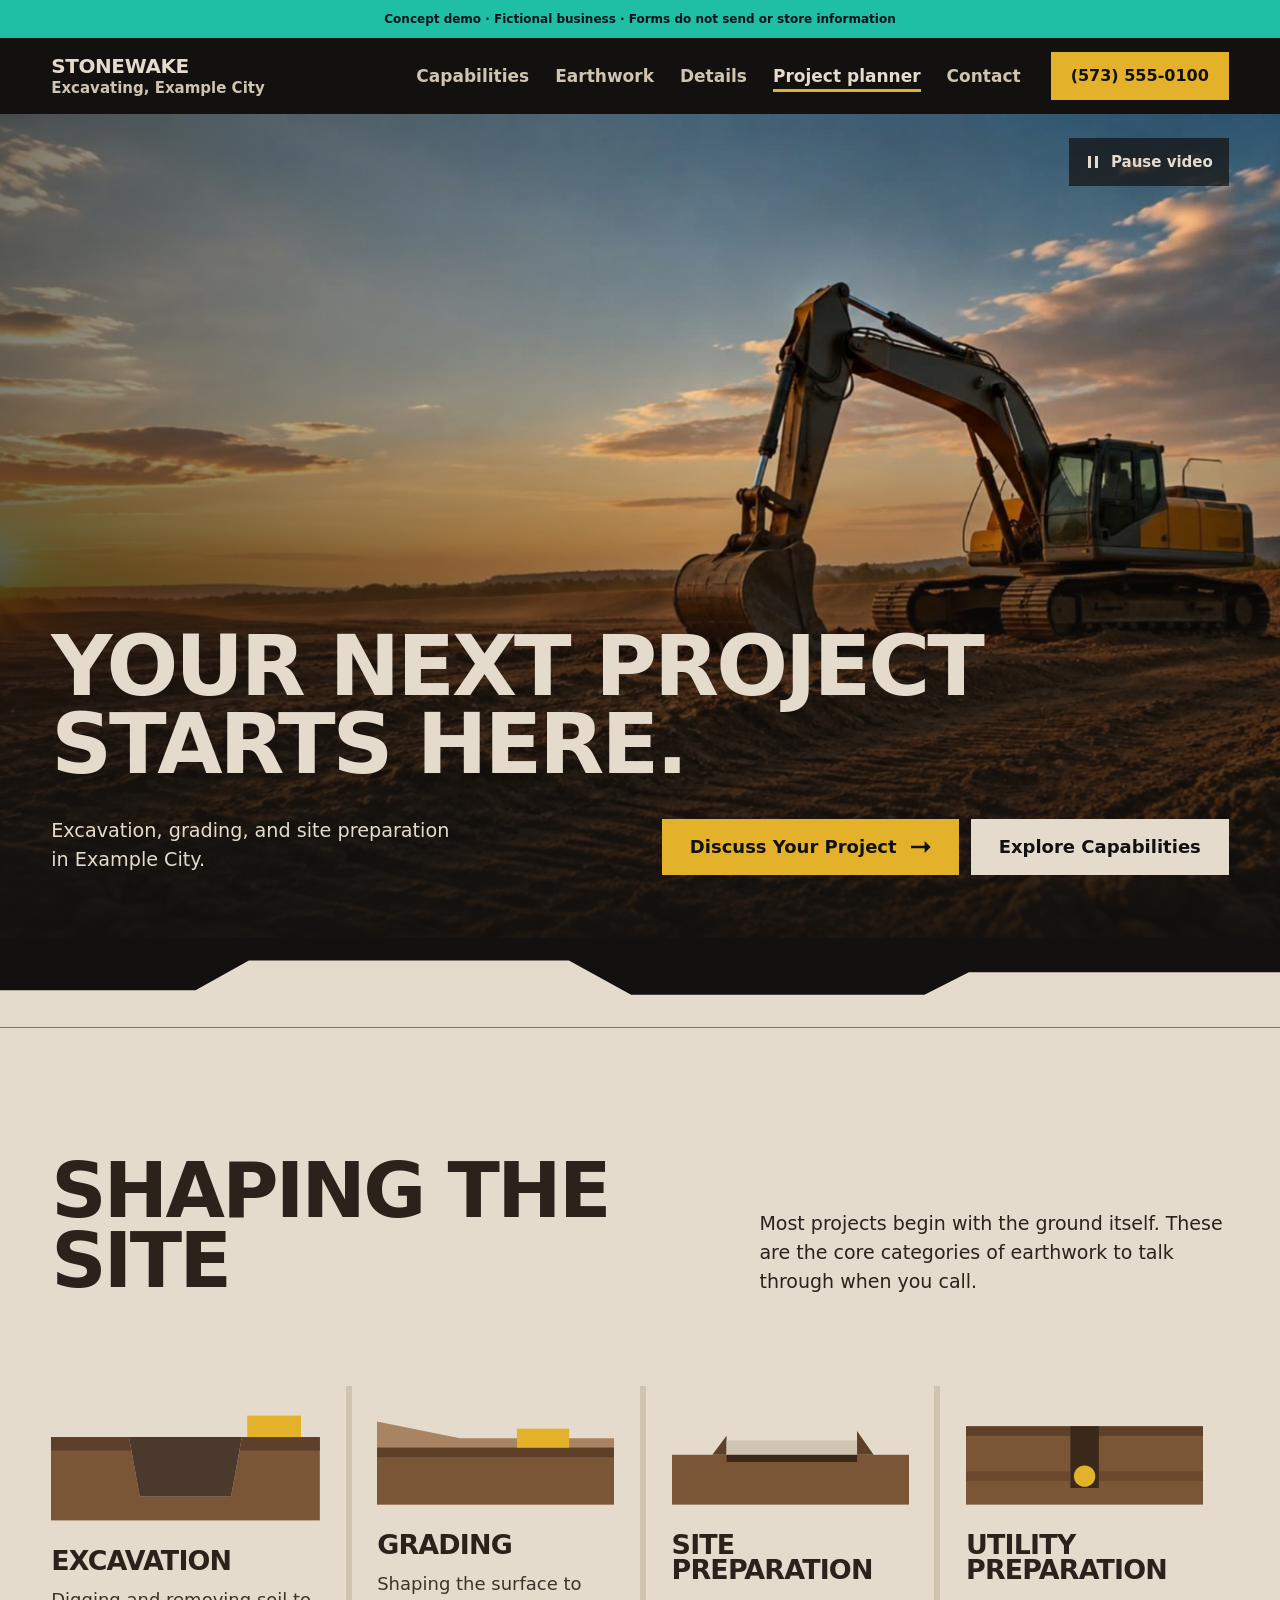
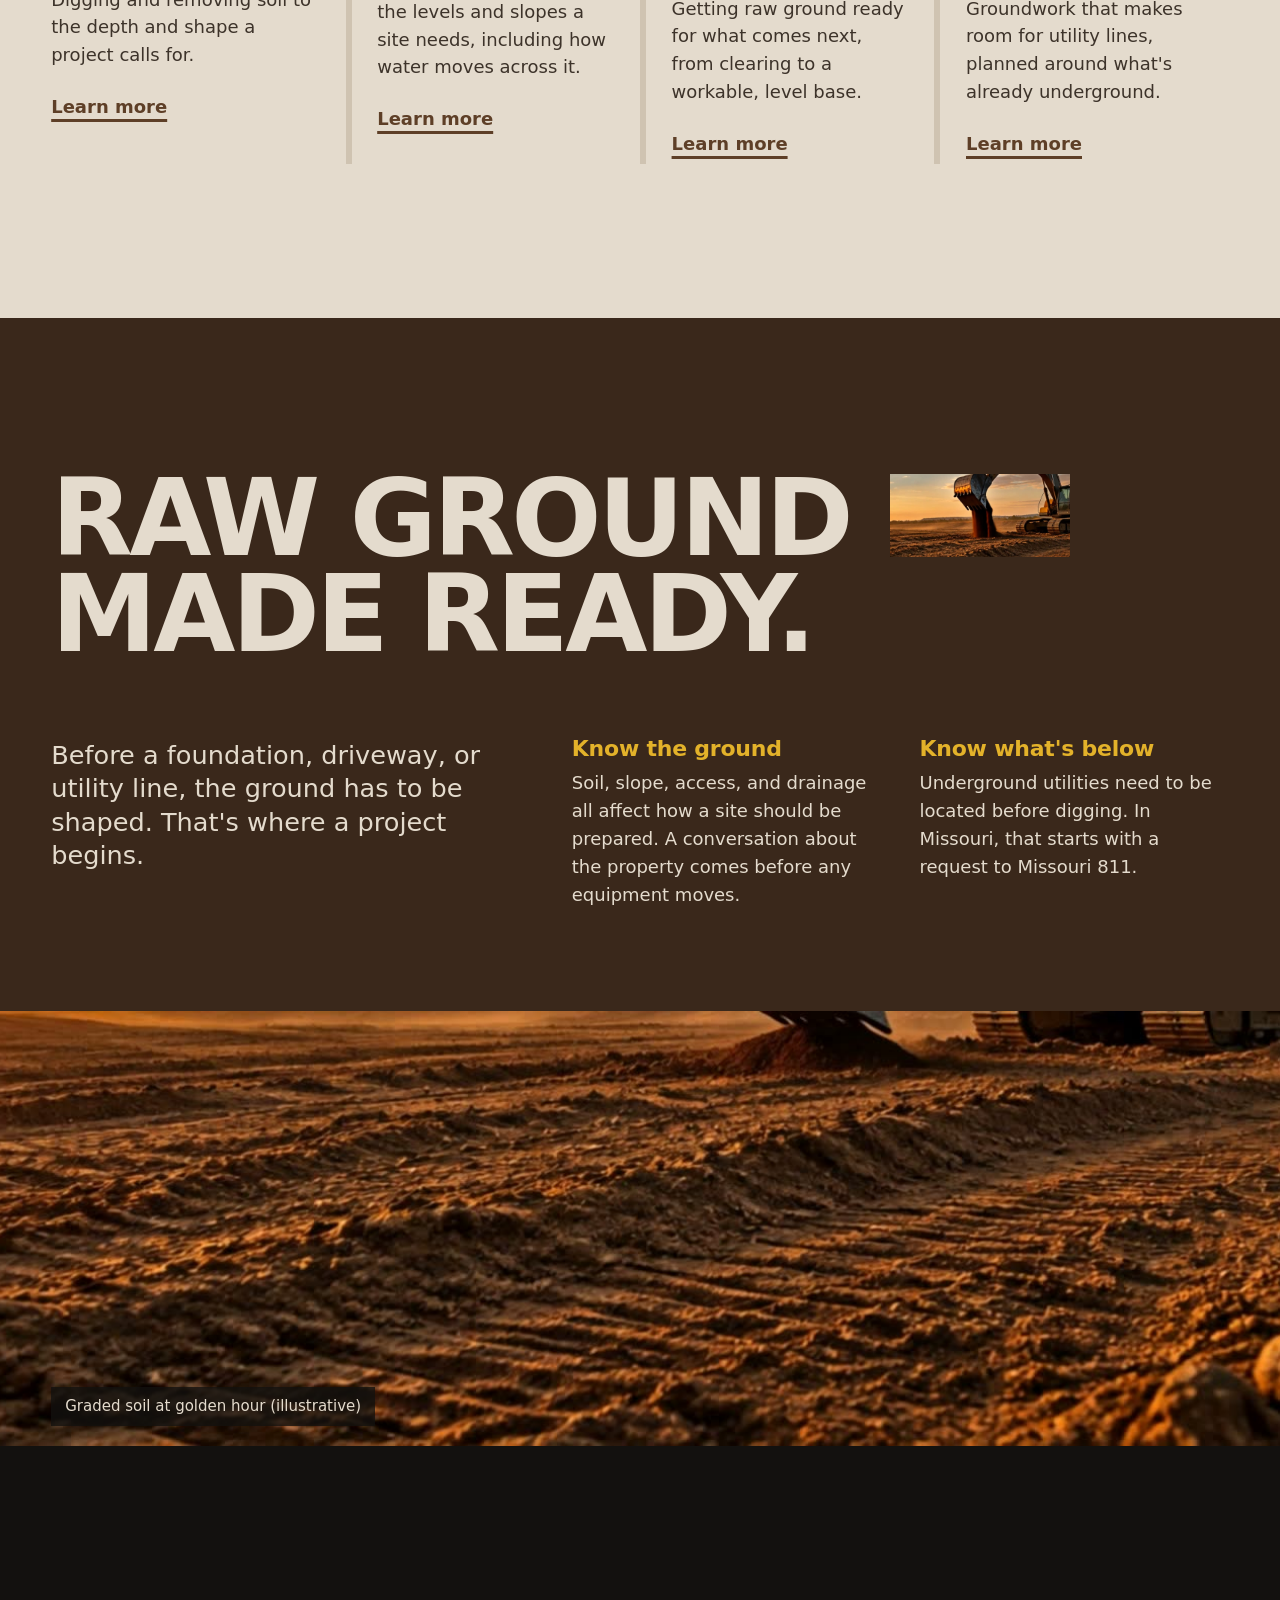
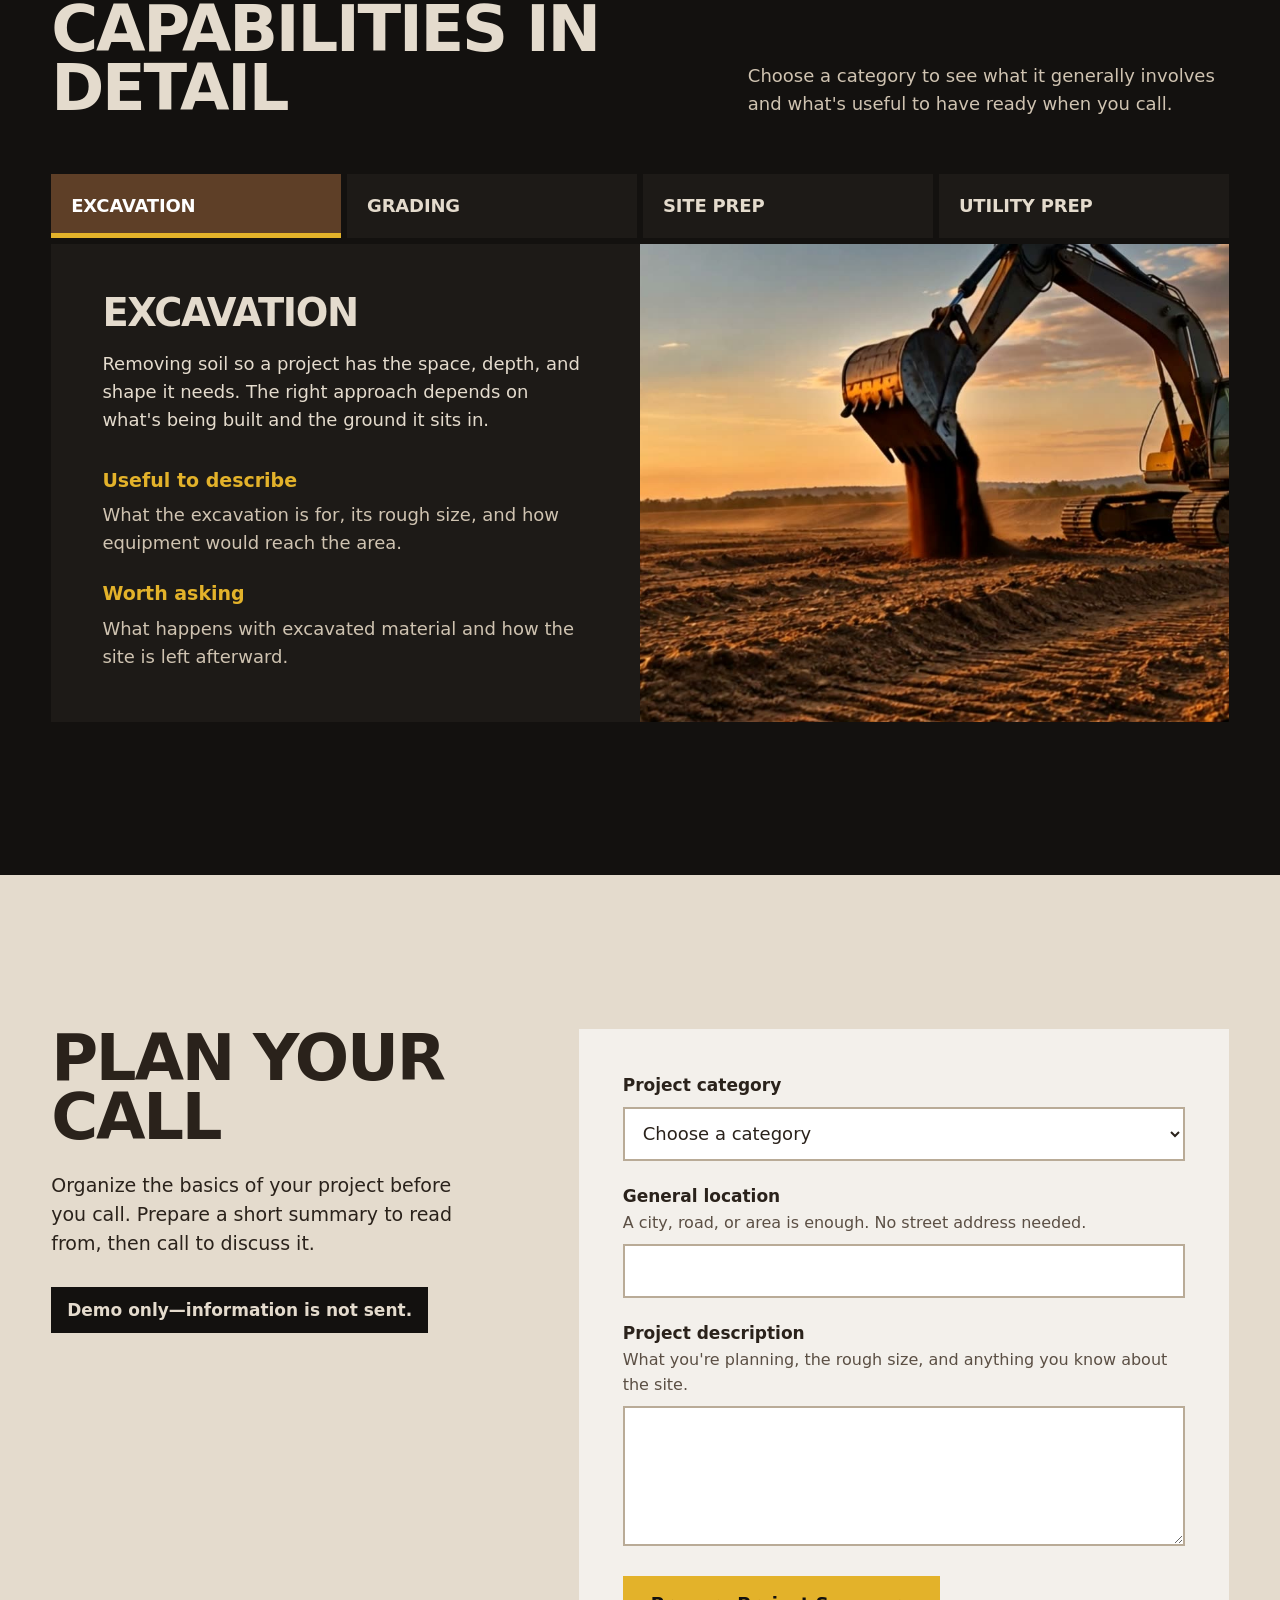
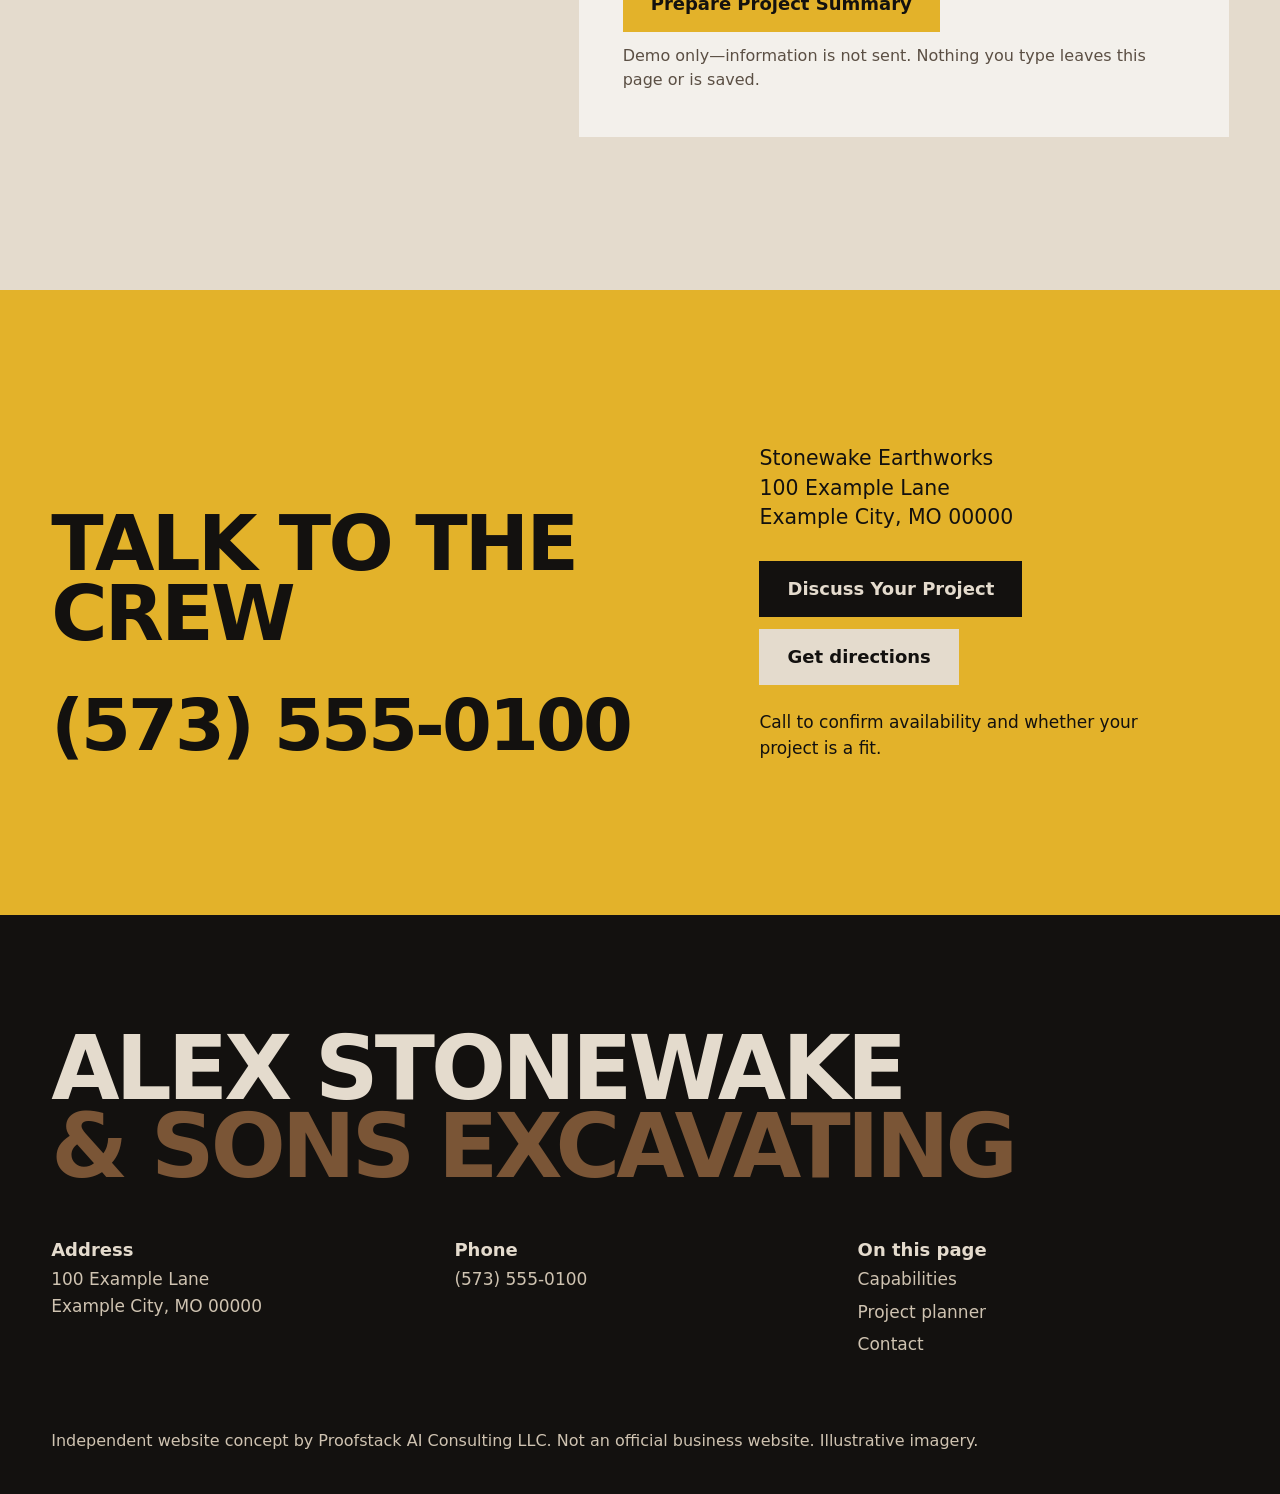
<file: demos/stonewake/index.html>
<!DOCTYPE html>

<html lang="en">
<head><meta content="default-src 'self' data: blob:; script-src 'self' 'unsafe-inline'; style-src 'self' 'unsafe-inline' https://fonts.googleapis.com https://api.fontshare.com; font-src 'self' data: https://fonts.gstatic.com https://cdn.fontshare.com; img-src 'self' data: blob:; media-src 'self' data: blob:; connect-src 'none'; form-action 'none'; object-src 'none'; base-uri 'self'" http-equiv="Content-Security-Policy"/>
<meta charset="utf-8"/>
<meta content="width=device-width, initial-scale=1" name="viewport"/>
<title>Stonewake Earthworks | Excavation &amp; Grading, Example City (Concept)</title>
<meta content="Independent website concept for Stonewake Earthworks: excavation, grading, site preparation, and utility preparation at 100 Example Lane, Example City, MO." name="description"/>
<meta content="noindex, nofollow" name="robots"/>
<meta content="#13110f" name="theme-color"/>

<link href="https://fonts.googleapis.com" rel="preconnect"/>
<link crossorigin="" href="https://fonts.gstatic.com" rel="preconnect"/>
<link href="https://fonts.googleapis.com/css2?family=Archivo:wdth,wght@62..125,100..900&amp;display=swap" rel="stylesheet"/>
<style>
:root{
  --obsidian:#13110f;--obsidian-2:#1d1a17;--earth:#5e3f27;--earth-2:#7a5536;--earth-dk:#3a281b;
  --stone:#e4dbcd;--stone-2:#cfc3b1;--stone-ink:#2a221b;--yellow:#e3b22a;
  --f:"Archivo",system-ui,-apple-system,"Segoe UI",sans-serif;
  --m:clamp(20px,4vw,64px);--max:1520px;--ease:cubic-bezier(.2,.7,.2,1);
}
*,*::before,*::after{box-sizing:border-box}
html{-webkit-text-size-adjust:100%;scroll-padding-top:80px}
@media (prefers-reduced-motion:no-preference){html{scroll-behavior:smooth}}
body{margin:0;background:var(--obsidian);color:var(--stone);font:400 18px/1.55 var(--f);font-stretch:100%}
img,video,svg{display:block;max-width:100%}
a{color:inherit}
h1,h2,h3{margin:0;font-weight:800;font-stretch:125%;line-height:.92;letter-spacing:-.035em;text-transform:uppercase}
p{margin:0}
.wrap{max-width:var(--max);margin:0 auto;padding:0 var(--m)}
.tech{font-stretch:75%;font-weight:600;letter-spacing:.01em}
.skip{position:absolute;left:12px;top:-60px;z-index:100;background:var(--yellow);color:var(--obsidian);padding:12px 18px;font-weight:700;text-decoration:none}
.skip:focus{top:12px}
:focus-visible{outline:3px solid var(--yellow);outline-offset:3px}
.visually-hidden{position:absolute!important;width:1px;height:1px;overflow:hidden;clip:rect(0 0 0 0);white-space:nowrap}

.btn{--bg:var(--yellow);--fg:var(--obsidian);display:inline-flex;align-items:center;justify-content:center;gap:14px;min-height:56px;padding:0 28px;background:var(--bg);color:var(--fg);border:0;font:700 18px/1 var(--f);font-stretch:112%;text-decoration:none;cursor:pointer;transition:transform .25s var(--ease),background-color .25s}
.btn:hover{--bg:#f0c443;transform:translateY(-2px)}
.btn:active{transform:translateY(1px)}
.btn .ar{width:20px;height:12px;background:currentColor;clip-path:polygon(0 40%,70% 40%,70% 0,100% 50%,70% 100%,70% 60%,0 60%);transition:transform .3s var(--ease)}
.btn:hover .ar{transform:translateX(4px)}
.btn--stone{--bg:var(--stone);--fg:var(--obsidian)}
.btn--stone:hover{--bg:#fff}
.btn--dark{--bg:var(--obsidian);--fg:var(--stone)}
.btn--dark:hover{--bg:#000}

/* header */
.bar{position:sticky;top:0;z-index:50;background:var(--obsidian)}
.bar .wrap{display:flex;align-items:center;justify-content:space-between;gap:24px;min-height:76px;flex-wrap:wrap}
.mark{text-decoration:none;display:flex;flex-direction:column;line-height:1}
.mark b{font-weight:800;font-stretch:125%;font-size:20px;letter-spacing:-.02em;text-transform:uppercase}
.mark span{font-stretch:75%;font-weight:600;font-size:15px;color:var(--stone-2);margin-top:5px}
.nav{display:flex;align-items:center;gap:30px;flex-wrap:wrap}
.nav ul{display:flex;gap:26px;margin:0;padding:0;list-style:none;flex-wrap:wrap}
.nav ul a{text-decoration:none;font-weight:600;font-stretch:88%;font-size:17px;padding:8px 0;color:var(--stone-2);position:relative;transition:color .2s}
.nav ul a::after{content:"";position:absolute;left:0;right:0;bottom:2px;height:3px;background:var(--yellow);transform:scaleX(0);transform-origin:left;transition:transform .3s var(--ease)}
.nav ul a:hover,.nav ul a[aria-current="true"]{color:var(--stone)}.nav ul a:hover::after,.nav ul a[aria-current="true"]::after{transform:scaleX(1)}
.bar .btn{min-height:48px;padding:0 20px;font-size:16px}
.menu-btn{display:none;min-height:48px;background:none;border:0;color:var(--stone);font:700 16px var(--f);font-stretch:100%;cursor:pointer;align-items:center;gap:10px}
.menu-btn i{display:grid;gap:4px}.menu-btn i::before,.menu-btn i::after,.menu-btn i b{content:"";display:block;width:22px;height:3px;background:currentColor}
@media (max-width:960px){
  .js .menu-btn{display:inline-flex}
  .js .nav{display:none;position:absolute;left:0;right:0;top:76px;background:var(--obsidian-2);flex-direction:column;align-items:stretch;padding:8px var(--m) 28px;gap:18px}
  .js .nav.open{display:flex}
  .js .nav ul{flex-direction:column;gap:0}
  .js .nav ul a{display:block;padding:14px 0;font-size:20px}
}

/* hero */
.hero{position:relative;height:calc(100svh - 76px);min-height:600px;max-height:1040px;overflow:hidden;background:#2a1d12}
.hero .poster,.hero video{position:absolute;inset:0;width:100%;height:100%;object-fit:cover;object-position:60% 55%}
.hero::after{content:"";position:absolute;inset:0;pointer-events:none;background:linear-gradient(0deg,rgba(19,17,15,.92) 0%,rgba(19,17,15,.55) 34%,rgba(19,17,15,0) 62%),linear-gradient(90deg,rgba(19,17,15,.55),rgba(19,17,15,0) 55%)}
.hero .wrap{position:relative;z-index:2;height:100%;display:flex;flex-direction:column;justify-content:flex-end;padding-bottom:clamp(36px,7vh,88px)}
.hero h1{font-size:clamp(46px,6.6vw,124px);max-width:none;font-stretch:108%}
.hero .row{display:flex;justify-content:space-between;align-items:flex-end;gap:32px;margin-top:32px;flex-wrap:wrap}
.hero .sub{font-size:clamp(19px,1.5vw,24px);max-width:34ch}
.hero .ctas{display:flex;gap:12px;flex-wrap:wrap}
.vctl{position:absolute;z-index:3;top:24px;right:var(--m);min-height:48px;display:inline-flex;align-items:center;gap:10px;padding:0 16px;border:0;background:rgba(19,17,15,.7);color:var(--stone);font:600 15px var(--f);cursor:pointer}
.vctl:hover{background:rgba(19,17,15,.92)}
.vctl svg{width:16px;height:16px}
@media (max-width:760px){
  .hero{height:auto;min-height:calc(100svh - 76px - 64px)}
  .hero .poster,.hero video{object-position:72% 50%}
  .hero::after{background:linear-gradient(0deg,rgba(19,17,15,.96) 0%,rgba(19,17,15,.7) 50%,rgba(19,17,15,.15) 100%)}
  .hero .wrap{padding-top:42vh;padding-bottom:40px}
  .hero h1{font-size:10.6vw}
  .hero .ctas{width:100%}.hero .ctas .btn{flex:1 1 100%}
  .vctl{top:16px}
}

/* profile band (cut and fill) */
.profile{width:100%;height:clamp(48px,7vw,120px);display:block}

/* capabilities */
.cap{background:var(--stone);color:var(--stone-ink);padding:clamp(80px,10vw,160px) 0 clamp(96px,12vw,180px)}
.cap-head{display:grid;grid-template-columns:7fr 5fr;gap:var(--m);align-items:end}
.cap h2{font-size:clamp(44px,6vw,108px)}
.cap-head p{font-size:clamp(19px,1.4vw,22px);max-width:40ch}
.cap-list{display:grid;grid-template-columns:repeat(4,1fr);gap:0;margin:clamp(56px,7vw,104px) 0 0;padding:0;list-style:none}
.cap-list li{padding:0 clamp(16px,2vw,32px) 0 0}
.cap-list li + li{padding-left:clamp(16px,2vw,32px);border-left:6px solid var(--stone-2)}
.cap-list svg{width:100%;height:auto;aspect-ratio:2/1}
.cap-list h3{font-size:clamp(24px,2.1vw,34px);margin-top:28px;letter-spacing:-.03em}
.cap-list p{margin-top:12px;color:#3d332a}
.cap-list a{display:inline-block;margin-top:18px;font-weight:700;font-stretch:88%;text-decoration:none;color:var(--earth);padding:6px 0;text-decoration:underline;text-decoration-thickness:3px;text-underline-offset:6px}
.cap-list a:hover{color:var(--obsidian)}
@media (max-width:960px){.cap-head{grid-template-columns:1fr}.cap-list{grid-template-columns:1fr 1fr;row-gap:56px}.cap-list li:nth-child(3){padding-left:0;border-left:0}}
@media (max-width:560px){.cap-list{grid-template-columns:1fr}.cap-list li,.cap-list li + li{padding:0;border-left:0}}

/* earthwork editorial */
.earth{background:var(--earth-dk);padding:clamp(96px,12vw,200px) 0 0;overflow:hidden}
.earth .big{font-size:clamp(46px,8.3vw,170px);line-height:.9;max-width:none}
.slot{display:inline-block;width:1.7em;height:.78em;vertical-align:-.02em;overflow:hidden;background:#2a1d12;margin:0 .06em}
.slot img,.slot video{width:100%;height:100%;object-fit:cover}
.earth .cols{display:grid;grid-template-columns:5fr 7fr;gap:var(--m);margin-top:clamp(48px,6vw,96px);align-items:start}
.earth .lede{font-size:clamp(22px,2vw,30px);line-height:1.3;max-width:36ch}
.earth .two{display:grid;grid-template-columns:1fr 1fr;gap:clamp(24px,3vw,48px)}
.earth .two h3{font-size:22px;font-stretch:100%;letter-spacing:-.01em;text-transform:none;font-weight:700;margin-bottom:10px;color:var(--yellow)}
.earth .two p{color:var(--stone)}
.earth .panorama{margin:clamp(64px,8vw,128px) 0 0;position:relative}
.earth .panorama img{width:100%;height:clamp(260px,34vw,560px);object-fit:cover}
.earth .panorama figcaption{position:absolute;left:var(--m);bottom:20px;background:rgba(19,17,15,.78);padding:8px 14px;font-size:15px;color:var(--stone)}
@media (max-width:900px){.earth .cols{grid-template-columns:1fr}.earth .two{grid-template-columns:1fr}}

/* tabs */
.detail{padding:clamp(96px,12vw,180px) 0;background:var(--obsidian)}
.detail-head{display:flex;justify-content:space-between;align-items:end;gap:32px;flex-wrap:wrap}
.detail h2{font-size:clamp(40px,5vw,88px);max-width:14ch}
.detail-head p{max-width:42ch;color:var(--stone-2)}
.tabs{display:grid;grid-template-columns:repeat(4,1fr);gap:6px;margin-top:56px}
.tab{min-height:64px;padding:0 20px;text-align:left;background:var(--obsidian-2);color:var(--stone);border:0;font:800 18px var(--f);font-stretch:112%;letter-spacing:-.01em;text-transform:uppercase;cursor:pointer;position:relative;transition:background-color .25s,color .25s}
.tab::after{content:"";position:absolute;left:0;right:0;bottom:0;height:5px;background:var(--yellow);transform:scaleX(0);transform-origin:left;transition:transform .35s var(--ease)}
.tab:hover{background:#2a2521}
.tab[aria-selected="true"]{background:var(--earth);color:#fff}
.tab[aria-selected="true"]::after{transform:scaleX(1)}
.panel{display:grid;grid-template-columns:6fr 6fr;background:var(--obsidian-2);margin-top:6px}
.js .panel[hidden]{display:none!important}
.panel .txt{padding:clamp(28px,4vw,64px)}
.panel h3{font-size:clamp(30px,3vw,52px)}
.panel .txt>p{margin-top:20px;max-width:48ch}
.panel dl{margin:32px 0 0;display:grid;gap:22px}
.panel dt{font-weight:700;font-stretch:88%;color:var(--yellow);font-size:19px}
.panel dd{margin:6px 0 0;color:var(--stone-2)}
.panel figure{margin:0;min-height:380px;background:#2a1d12}
.panel figure img{width:100%;height:100%;object-fit:cover}
@media (prefers-reduced-motion:no-preference){.js .panel:not([hidden]) .txt>*{animation:rise .5s var(--ease) both}.js .panel:not([hidden]) .txt>*:nth-child(2){animation-delay:.06s}.js .panel:not([hidden]) .txt>*:nth-child(3){animation-delay:.12s}}
@keyframes rise{from{opacity:0;transform:translateY(14px)}to{opacity:1;transform:none}}
@media (max-width:900px){.tabs{grid-template-columns:1fr 1fr}.panel{grid-template-columns:1fr}.panel figure{min-height:0;aspect-ratio:16/9;order:-1}}

/* planner */
.plan{background:var(--stone);color:var(--stone-ink);padding:clamp(96px,12vw,180px) 0}
.plan .wrap{display:grid;grid-template-columns:5fr 7fr;gap:clamp(32px,5vw,96px);align-items:start}
.plan h2{font-size:clamp(40px,5vw,88px)}
.plan .lede{margin-top:24px;font-size:clamp(19px,1.4vw,22px);max-width:36ch}
.demo-note{display:inline-block;margin-top:28px;background:var(--obsidian);color:var(--stone);padding:10px 16px;font-weight:700;font-size:17px}
#planner-form{background:#f3f0eb;padding:clamp(24px,3.4vw,56px);display:grid;gap:22px}
.field label{display:block;font-weight:700;font-size:17px;margin-bottom:8px}
.field .hint{display:block;font-weight:400;color:#5b4f44;font-size:16px;margin-top:2px}
.field select,.field input,.field textarea{width:100%;min-height:54px;padding:12px 14px;font:400 18px var(--f);color:var(--stone-ink);background:#fff;border:2px solid #b9ab97;border-radius:0}
.field textarea{min-height:140px;resize:vertical}
.field select:focus,.field input:focus,.field textarea:focus{outline:3px solid var(--earth);outline-offset:1px;border-color:var(--earth)}
.planner .actions{display:flex;gap:12px;flex-wrap:wrap;align-items:center}
.planner .note{font-size:16px;color:#5b4f44}
.summary{background:var(--obsidian);color:var(--stone);padding:clamp(24px,3vw,44px)}
.summary[hidden]{display:none!important}
.summary h3{font-size:clamp(26px,2.4vw,36px)}
.summary dl{margin:20px 0 0;display:grid;grid-template-columns:auto 1fr;gap:10px 24px}
.summary dt{font-weight:700;font-stretch:88%;color:var(--yellow)}
.summary dd{margin:0;white-space:pre-wrap;overflow-wrap:anywhere}
.summary .sn{margin-top:20px;color:var(--stone-2);font-size:16px}
.summary .actions{margin-top:24px}
.summary .btn--stone{min-height:52px}
.planner .err{color:#8a2a12;font-weight:700;font-size:16px}
@media (max-width:900px){.plan .wrap{grid-template-columns:1fr}.summary dl{grid-template-columns:1fr}}

/* contact */
.contact{background:var(--yellow);color:var(--obsidian);padding:clamp(96px,12vw,180px) 0}
.contact .wrap{display:grid;grid-template-columns:7fr 5fr;gap:var(--m);align-items:end}
.contact h2{font-size:clamp(44px,6vw,108px)}
.contact .phone{display:block;margin-top:40px;font-weight:800;font-stretch:100%;white-space:nowrap;font-size:clamp(36px,5.6vw,100px);letter-spacing:-.04em;line-height:1;text-decoration:none}
.contact .phone:hover{text-decoration:underline;text-decoration-thickness:5px;text-underline-offset:10px}
.contact address{font-style:normal;font-size:clamp(20px,1.6vw,26px);line-height:1.45}
.contact .ctas{display:flex;gap:12px;flex-wrap:wrap;margin-top:28px}
.contact p.small{margin-top:24px;font-size:17px;max-width:40ch}
@media (max-width:900px){.contact .wrap{grid-template-columns:1fr}}

footer{background:var(--obsidian);padding:clamp(72px,9vw,140px) 0 40px}
.fname{font-weight:900;font-stretch:125%;text-transform:uppercase;letter-spacing:-.045em;line-height:.88;font-size:clamp(40px,6.9vw,150px)}
.fname span{display:block;color:var(--earth-2)}
.fgrid{display:grid;grid-template-columns:repeat(3,1fr);gap:32px;margin-top:56px;color:var(--stone-2);font-size:17px}
.fgrid h3{font-size:18px;font-stretch:100%;letter-spacing:0;text-transform:none;color:var(--stone);margin-bottom:8px}
.fgrid ul{list-style:none;margin:0;padding:0;display:grid;gap:6px}
.fgrid a{text-decoration:none}.fgrid a:hover{text-decoration:underline}
.disclose{margin-top:72px;font-size:16px;color:var(--stone-2)}
@media (max-width:760px){.fgrid{grid-template-columns:1fr}.fname{font-size:10vw;font-stretch:75%}}
@media (max-width:600px){h1,h2{font-stretch:75%!important}.hero h1{font-size:10.6vw}.earth .big{font-size:12.4vw}.cap h2,.detail h2,.plan h2,.contact h2{font-size:12vw}}

.callbar{display:none}
@media (max-width:760px){
  body{padding-bottom:64px}
  .bar .btn{display:none}
  .callbar{display:flex;position:fixed;z-index:60;left:0;right:0;bottom:0;height:64px;align-items:center;justify-content:center;gap:12px;background:var(--yellow);color:var(--obsidian);font:800 19px var(--f);font-stretch:112%;text-decoration:none;padding-bottom:env(safe-area-inset-bottom)}
}

@media (prefers-reduced-motion:no-preference){
  .js .rv{opacity:0;transform:translateY(26px);transition:opacity .75s var(--ease),transform .75s var(--ease)}
  .js .rv.in{opacity:1;transform:none}
  .js .rv[data-d="1"]{transition-delay:.08s}.js .rv[data-d="2"]{transition-delay:.16s}.js .rv[data-d="3"]{transition-delay:.24s}
  .cap-list svg .lift{transition:transform .8s var(--ease)}
  .cap-list li:hover svg .lift{transform:translateY(-6px)}
}
</style>
<link href="../../assets/proofstack-icon.png" rel="icon"/><style>
html{scroll-padding-top:55px;overflow-x:clip}
.concept-notice{position:relative;z-index:200;background:#1fbfa6;color:#07131a;
font:600 12px/1.5 system-ui,sans-serif;padding:10px 18px;text-align:center}
.concept-notice a{color:inherit;text-decoration:underline}
#demo-notice{scroll-margin-top:70px}
.demo-feedback{padding:14px;border:1px solid currentColor;margin-top:16px}
</style><script>
document.addEventListener('submit', function(e) {
 e.preventDefault();
 const f=e.target;
 let m=f.querySelector('.demo-feedback');
 if(!m){m=document.createElement('p');m.className='demo-feedback';m.setAttribute('role','status');f.append(m)}
 m.textContent='Demo only. Nothing was sent or stored. This is a fictional business.';
}, true);
document.addEventListener('click',function(e){
 const a=e.target.closest('a[href="#demo-notice"]');
 if(!a)return;
 e.preventDefault();
 const n=document.getElementById('demo-notice');
 n.textContent='Demo only: contact details and destinations are fictional. Nothing was sent.';
 n.scrollIntoView({behavior:'smooth',block:'center'});
});
</script></head>
<body><aside aria-label="Demo disclosure" class="concept-notice" id="demo-notice">Concept demo · Fictional business · Forms do not send or store information</aside>
<a class="skip" href="#main">Skip to content</a>
<header class="bar">
<div class="wrap">
<a aria-label="Stonewake Earthworks, back to top" class="mark" href="#top"><b>Stonewake</b><span>Excavating, Example City</span></a>
<button aria-controls="site-nav" aria-expanded="false" class="menu-btn" type="button"><i aria-hidden="true"><b></b></i>Menu</button>
<nav aria-label="Main" class="nav" id="site-nav">
<ul>
<li><a href="#capabilities">Capabilities</a></li>
<li><a href="#earthwork">Earthwork</a></li>
<li><a href="#details">Details</a></li>
<li><a href="#planner">Project planner</a></li>
<li><a href="#contact">Contact</a></li>
</ul>
<a class="btn" href="#demo-notice">(573) 555-0100</a>
</nav>
</div>
</header>
<main id="main">
<section aria-labelledby="hero-title" class="hero" id="top">
<img alt="" aria-hidden="true" class="poster" fetchpriority="high" height="1074" src="assets/poster.jpg" width="1920"/>
<video aria-hidden="true" autoplay="" height="1074" id="hero-video" loop="" muted="" playsinline="" poster="assets/poster.jpg" preload="none" width="1920">
<source data-src="assets/hero.mp4" data-src-sm="assets/hero-sm.mp4" type="video/mp4"/>
</video>
<div class="wrap">
<h1 id="hero-title">Your Next Project Starts Here.</h1>
<div class="row">
<p class="sub">Excavation, grading, and site preparation in Example City.</p>
<div class="ctas">
<a class="btn" href="#demo-notice">Discuss Your Project<span aria-hidden="true" class="ar"></span></a>
<a class="btn btn--stone" href="#capabilities">Explore Capabilities</a>
</div>
</div>
</div>
<button aria-pressed="false" class="vctl" hidden="" id="vctl" type="button"><svg aria-hidden="true" viewbox="0 0 16 16"><path d="M3 2h3v12H3zM10 2h3v12h-3z" fill="currentColor"></path></svg><span>Pause video</span></button>
</section>
<svg aria-hidden="true" class="profile" preserveaspectratio="none" style="background:var(--obsidian)" viewbox="0 0 1440 120"><path d="M0 120V70h220l60-40h360l70 46h330l50-30h350v74z" fill="#e4dbcd"></path></svg>
<section aria-labelledby="cap-title" class="cap" id="capabilities">
<div class="wrap">
<div class="cap-head">
<h2 class="rv" id="cap-title">Shaping the site</h2>
<p class="rv" data-d="1">Most projects begin with the ground itself. These are the core categories of earthwork to talk through when you call.</p>
</div>
<ul class="cap-list">
<li class="rv">
<svg aria-hidden="true" viewbox="0 0 200 100"><rect fill="#7a5536" height="62" width="200" y="38"></rect><rect fill="#5e3f27" height="10" width="200" y="38"></rect><path class="lift" d="M58 38h84l-8 44H66z" fill="#e4dbcd"></path><path d="M58 38h84l-8 44H66z" fill="#3a281b" opacity=".9"></path><rect fill="#e3b22a" height="16" width="40" x="146" y="22"></rect></svg>
<h3>Excavation</h3>
<p>Digging and removing soil to the depth and shape a project calls for.</p>
<a data-tab="exc" href="#details">Learn more<span class="visually-hidden"> about excavation</span></a>
</li>
<li class="rv" data-d="1">
<svg aria-hidden="true" viewbox="0 0 200 100"><path d="M0 100V30l70 14 130 0v56z" fill="#a98463"></path><path class="lift" d="M0 100V52h200v48z" fill="#7a5536"></path><rect fill="#5e3f27" height="8" width="200" y="52"></rect><rect fill="#e3b22a" height="16" width="44" x="118" y="36"></rect></svg>
<h3>Grading</h3>
<p>Shaping the surface to the levels and slopes a site needs, including how water moves across it.</p>
<a data-tab="gra" href="#details">Learn more<span class="visually-hidden"> about grading</span></a>
</li>
<li class="rv" data-d="2">
<svg aria-hidden="true" viewbox="0 0 200 100"><rect fill="#7a5536" height="42" width="200" y="58"></rect><path d="M0 58h34l12-16h0v16zM200 58h-30l-14-20v20z" fill="#5e3f27"></path><rect class="lift" fill="#cfc3b1" height="12" width="110" x="46" y="46"></rect><rect fill="#3a281b" height="6" width="110" x="46" y="58"></rect></svg>
<h3>Site Preparation</h3>
<p>Getting raw ground ready for what comes next, from clearing to a workable, level base.</p>
<a data-tab="sit" href="#details">Learn more<span class="visually-hidden"> about site preparation</span></a>
</li>
<li class="rv" data-d="3">
<svg aria-hidden="true" viewbox="0 0 200 100"><rect fill="#7a5536" height="66" width="200" y="34"></rect><rect fill="#5e3f27" height="8" width="200" y="34"></rect><path d="M88 34h24v52H88z" fill="#3a281b"></path><circle class="lift" cx="100" cy="76" fill="#e3b22a" r="9"></circle><rect fill="#5e3f27" height="8" opacity=".5" width="88" x="0" y="72"></rect><rect fill="#5e3f27" height="8" opacity=".5" width="88" x="112" y="72"></rect></svg>
<h3>Utility Preparation</h3>
<p>Groundwork that makes room for utility lines, planned around what's already underground.</p>
<a data-tab="uti" href="#details">Learn more<span class="visually-hidden"> about utility preparation</span></a>
</li>
</ul>
</div>
</section>
<section aria-labelledby="earth-title" class="earth" id="earthwork">
<div class="wrap">
<h2 class="big rv" id="earth-title">Raw ground <span aria-hidden="true" class="slot"><img alt="" height="720" loading="lazy" src="assets/img-bucket.jpg" width="960"/></span><br/>made ready.</h2>
<div class="cols">
<p class="lede rv" data-d="1">Before a foundation, driveway, or utility line, the ground has to be shaped. That's where a project begins.</p>
<div class="two">
<div class="rv" data-d="2"><h3>Know the ground</h3><p>Soil, slope, access, and drainage all affect how a site should be prepared. A conversation about the property comes before any equipment moves.</p></div>
<div class="rv" data-d="3"><h3>Know what's below</h3><p>Underground utilities need to be located before digging. In Missouri, that starts with a request to Missouri 811.</p></div>
</div>
</div>
</div>
<figure class="panorama rv">
<img alt="Freshly worked soil with track marks raked by low sunlight" height="430" loading="lazy" src="assets/img-terrain.jpg" width="1924"/>
<figcaption>Graded soil at golden hour (illustrative)</figcaption>
</figure>
</section>
<section aria-labelledby="detail-title" class="detail" id="details">
<div class="wrap">
<div class="detail-head">
<h2 class="rv" id="detail-title">Capabilities in detail</h2>
<p class="rv" data-d="1">Choose a category to see what it generally involves and what's useful to have ready when you call.</p>
</div>
<div aria-label="Capabilities" class="tabs" hidden="" role="tablist">
<button aria-controls="p-exc" aria-selected="true" class="tab" id="t-exc" role="tab">Excavation</button>
<button aria-controls="p-gra" aria-selected="false" class="tab" id="t-gra" role="tab" tabindex="-1">Grading</button>
<button aria-controls="p-sit" aria-selected="false" class="tab" id="t-sit" role="tab" tabindex="-1">Site Prep</button>
<button aria-controls="p-uti" aria-selected="false" class="tab" id="t-uti" role="tab" tabindex="-1">Utility Prep</button>
</div>
<div aria-labelledby="t-exc" class="panel" id="p-exc" role="tabpanel">
<div class="txt"><h3>Excavation</h3><p>Removing soil so a project has the space, depth, and shape it needs. The right approach depends on what's being built and the ground it sits in.</p>
<dl><div><dt>Useful to describe</dt><dd>What the excavation is for, its rough size, and how equipment would reach the area.</dd></div><div><dt>Worth asking</dt><dd>What happens with excavated material and how the site is left afterward.</dd></div></dl></div>
<figure><img alt="Excavator bucket lifting soil, dust catching low sunlight" height="720" loading="lazy" src="assets/img-bucket.jpg" width="960"/></figure>
</div>
<div aria-labelledby="t-gra" class="panel" id="p-gra" role="tabpanel">
<div class="txt"><h3>Grading</h3><p>Shaping the surface to planned levels and slopes. Good grading considers how water will drain across and away from the site.</p>
<dl><div><dt>Useful to describe</dt><dd>The area involved, any drainage problems you've noticed, and whether there are plans or elevations to follow.</dd></div><div><dt>Worth asking</dt><dd>How the finished grade will handle runoff.</dd></div></dl></div>
<figure><img alt="Graded soil surface with track marks" height="430" loading="lazy" src="assets/img-terrain.jpg" width="1924"/></figure>
</div>
<div aria-labelledby="t-sit" class="panel" id="p-sit" role="tabpanel">
<div class="txt"><h3>Site Preparation</h3><p>Turning raw ground into a workable base for construction, which can include clearing, shaping, and establishing a level working area.</p>
<dl><div><dt>Useful to describe</dt><dd>What's on the site now, what will be built, and any timing that depends on other trades.</dd></div><div><dt>Worth asking</dt><dd>What the site should look like when it's ready for the next step.</dd></div></dl></div>
<figure><img alt="Open earth site under a golden-hour sky" height="750" loading="lazy" src="assets/img-horizon.jpg" width="1000"/></figure>
</div>
<div aria-labelledby="t-uti" class="panel" id="p-uti" role="tabpanel">
<div class="txt"><h3>Utility Preparation</h3><p>Groundwork that makes room for utility lines and connections, planned around existing underground lines located through Missouri 811.</p>
<dl><div><dt>Useful to describe</dt><dd>What kind of line is planned, where it needs to run, and the surface it crosses.</dd></div><div><dt>Worth asking</dt><dd>How the work will be coordinated with locates and other contractors.</dd></div></dl></div>
<figure><img alt="Tracked excavator on an open earth site" height="675" loading="lazy" src="assets/img-machine.jpg" width="900"/></figure>
</div>
</div>
</section>
<section aria-labelledby="plan-title" class="plan" id="planner">
<div class="wrap">
<div>
<h2 class="rv" id="plan-title">Plan your call</h2>
<p class="lede rv" data-d="1">Organize the basics of your project before you call. Prepare a short summary to read from, then call to discuss it.</p>
<p class="demo-note rv" data-d="2">Demo only—information is not sent.</p>
</div>
<div>
<div aria-describedby="planner-note" aria-labelledby="plan-title" class="planner rv" id="planner-form" role="group">
<div class="field">
<label for="cat">Project category</label>
<select id="cat" name="cat">
<option value="">Choose a category</option>
<option>Excavation</option><option>Grading</option><option>Site preparation</option><option>Utility preparation</option><option>Not sure yet</option>
</select>
</div>
<div class="field">
<label for="loc">General location<span class="hint">A city, road, or area is enough. No street address needed.</span></label>
<input autocomplete="off" id="loc" maxlength="120" name="loc" type="text"/>
</div>
<div class="field">
<label for="desc">Project description<span class="hint">What you're planning, the rough size, and anything you know about the site.</span></label>
<textarea id="desc" maxlength="1200" name="desc"></textarea>
</div>
<div class="actions">
<button class="btn" hidden="" id="prep-btn" type="button">Prepare Project Summary</button>
<p class="note" id="planner-note">Demo only—information is not sent. Nothing you type leaves this page or is saved.</p>
</div>
<noscript><p class="note">The summary tool needs JavaScript. You can still call (573) 555-0100 to discuss your project.</p></noscript>
<p class="err" hidden="" id="perr" role="alert"></p>
</div>
<div aria-labelledby="sum-title" class="summary" hidden="" id="summary" tabindex="-1">
<h3 id="sum-title">Your project summary</h3>
<dl>
<dt>Category</dt><dd id="s-cat"></dd>
<dt>Location</dt><dd id="s-loc"></dd>
<dt>Description</dt><dd id="s-desc"></dd>
</dl>
<p class="sn">This summary exists only on your screen. It has not been sent to anyone. Call to talk it through.</p>
<div class="actions planner"><div class="actions">
<a class="btn" href="#demo-notice">Call (573) 555-0100<span aria-hidden="true" class="ar"></span></a>
<button class="btn btn--stone" id="edit-btn" type="button">Edit details</button>
<button class="btn btn--stone" id="clear-btn" type="button">Clear</button>
</div></div>
</div>
</div>
</div>
</section>
<section aria-labelledby="contact-title" class="contact" id="contact">
<div class="wrap">
<div>
<h2 class="rv" id="contact-title">Talk to the crew</h2>
<a class="phone rv" data-d="1" href="#demo-notice">(573) 555-0100</a>
</div>
<div class="rv" data-d="2">
<address>Stonewake Earthworks<br/>100 Example Lane<br/>Example City, MO 00000</address>
<div class="ctas">
<a class="btn btn--dark" href="#demo-notice">Discuss Your Project</a>
<a class="btn btn--stone" href="#demo-notice" rel="noopener">Get directions<span class="visually-hidden"> (opens in a new tab)</span></a>
</div>
<p class="small">Call to confirm availability and whether your project is a fit.</p>
</div>
</div>
</section>
</main>
<footer aria-labelledby="foot-title">
<div class="wrap">
<h2 class="fname" id="foot-title">Alex Stonewake<span>&amp; Sons Excavating</span></h2>
<div class="fgrid">
<div><h3>Address</h3><p>100 Example Lane<br/>Example City, MO 00000</p></div>
<div><h3>Phone</h3><p><a href="#demo-notice">(573) 555-0100</a></p></div>
<div><h3>On this page</h3><ul><li><a href="#capabilities">Capabilities</a></li><li><a href="#planner">Project planner</a></li><li><a href="#contact">Contact</a></li></ul></div>
</div>
<p class="disclose">Independent website concept by Proofstack AI Consulting LLC. Not an official business website. Illustrative imagery.</p>
</div>
</footer>
<a class="callbar" href="#demo-notice">Call (573) 555-0100</a>
<script>
(function(){
  var d=document;d.documentElement.classList.add('js');
  var reduce=matchMedia('(prefers-reduced-motion: reduce)').matches;
  var mb=d.querySelector('.menu-btn'),nav=d.getElementById('site-nav');
  function setNav(o){nav.classList.toggle('open',o);mb.setAttribute('aria-expanded',String(o));}
  mb.addEventListener('click',function(){setNav(mb.getAttribute('aria-expanded')!=='true');});
  nav.addEventListener('click',function(e){if(e.target.closest('a'))setNav(false);});
  d.addEventListener('keydown',function(e){if(e.key==='Escape'&&mb.getAttribute('aria-expanded')==='true'){setNav(false);mb.focus();}});
  var links=[].slice.call(d.querySelectorAll('.nav ul a'));
  if('IntersectionObserver' in window){
    var io=new IntersectionObserver(function(es){es.forEach(function(en){if(en.isIntersecting)links.forEach(function(a){a.setAttribute('aria-current',a.getAttribute('href')==='#'+en.target.id?'true':'false');});});},{rootMargin:'-45% 0px -50% 0px'});
    links.forEach(function(a){var s=d.querySelector(a.getAttribute('href'));if(s)io.observe(s);});
    var ro=new IntersectionObserver(function(es){es.forEach(function(en){if(en.isIntersecting){en.target.classList.add('in');ro.unobserve(en.target);}});},{threshold:.1});
    d.querySelectorAll('.rv').forEach(function(el){ro.observe(el);});
  } else d.querySelectorAll('.rv').forEach(function(el){el.classList.add('in');});
  /* tabs */
  var tl=d.querySelector('[role=tablist]');tl.hidden=false;var tabs=[].slice.call(tl.querySelectorAll('[role=tab]'));
  function sel(t,f){tabs.forEach(function(x){var on=x===t;x.setAttribute('aria-selected',String(on));x.tabIndex=on?0:-1;d.getElementById(x.getAttribute('aria-controls')).hidden=!on;});if(f)t.focus();}
  tabs.forEach(function(t,i){t.addEventListener('click',function(){sel(t);});t.addEventListener('keydown',function(e){var n=null,L=tabs.length;if(e.key==='ArrowRight')n=tabs[(i+1)%L];if(e.key==='ArrowLeft')n=tabs[(i-1+L)%L];if(e.key==='Home')n=tabs[0];if(e.key==='End')n=tabs[L-1];if(n){e.preventDefault();sel(n,true);}});});
  sel(tabs[0]);
  d.querySelectorAll('[data-tab]').forEach(function(a){a.addEventListener('click',function(){var t=d.getElementById('t-'+a.getAttribute('data-tab'));if(t)sel(t);});});
  /* planner: local only, nothing stored or transmitted */
  var form=d.getElementById('planner-form'),pb=d.getElementById('prep-btn'),sum=d.getElementById('summary'),err=d.getElementById('perr');
  pb.hidden=false;
  pb.addEventListener('click',function(){
    var fc=d.getElementById('cat'),fl=d.getElementById('loc'),fd=d.getElementById('desc');var c=fc.value.trim(),l=fl.value.trim(),ds=fd.value.trim();
    if(!c&&!l&&!ds){err.textContent='Add at least one detail to prepare a summary.';err.hidden=false;return;}
    err.hidden=true;
    d.getElementById('s-cat').textContent=c||'Not specified';
    d.getElementById('s-loc').textContent=l||'Not specified';
    d.getElementById('s-desc').textContent=ds||'Not specified';
    form.hidden=true;sum.hidden=false;sum.focus();
  });
  d.getElementById('edit-btn').addEventListener('click',function(){sum.hidden=true;form.hidden=false;d.getElementById('cat').focus();});
  d.getElementById('clear-btn').addEventListener('click',function(){['cat','loc','desc'].forEach(function(i){d.getElementById(i).value='';});sum.hidden=true;form.hidden=false;d.getElementById('cat').focus();});
  /* video */
  var save=navigator.connection&&navigator.connection.saveData;
  var v=d.getElementById('hero-video'),btn=d.getElementById('vctl'),src=v.querySelector('source'),loaded=false;
  function label(p){btn.setAttribute('aria-pressed',String(!p));btn.querySelector('span').textContent=p?'Pause video':'Play video';btn.querySelector('svg').innerHTML=p?'<path fill="currentColor" d="M3 2h3v12H3zM10 2h3v12h-3z"/>':'<path fill="currentColor" d="M4 2l10 6-10 6z"/>';}
  function load(){if(loaded)return;loaded=true;src.src=matchMedia('(max-width: 900px)').matches?src.getAttribute('data-src-sm'):src.getAttribute('data-src');v.load();}
  function play(){load();var p=v.play();if(p&&p.catch)p.catch(function(){label(false);});}
  v.addEventListener('playing',function(){label(true);});v.addEventListener('pause',function(){label(false);});
  src.addEventListener('error',function(){btn.hidden=true;});
  btn.hidden=false;btn.addEventListener('click',function(){if(v.paused)play();else v.pause();});
  if(!reduce&&!save)play();else label(false);
  d.addEventListener('visibilitychange',function(){if(d.hidden&&!v.paused){v.pause();v.dataset.r='1';}else if(!d.hidden&&v.dataset.r){delete v.dataset.r;v.play();}});
})();
</script>
</body>
</html>
</file>
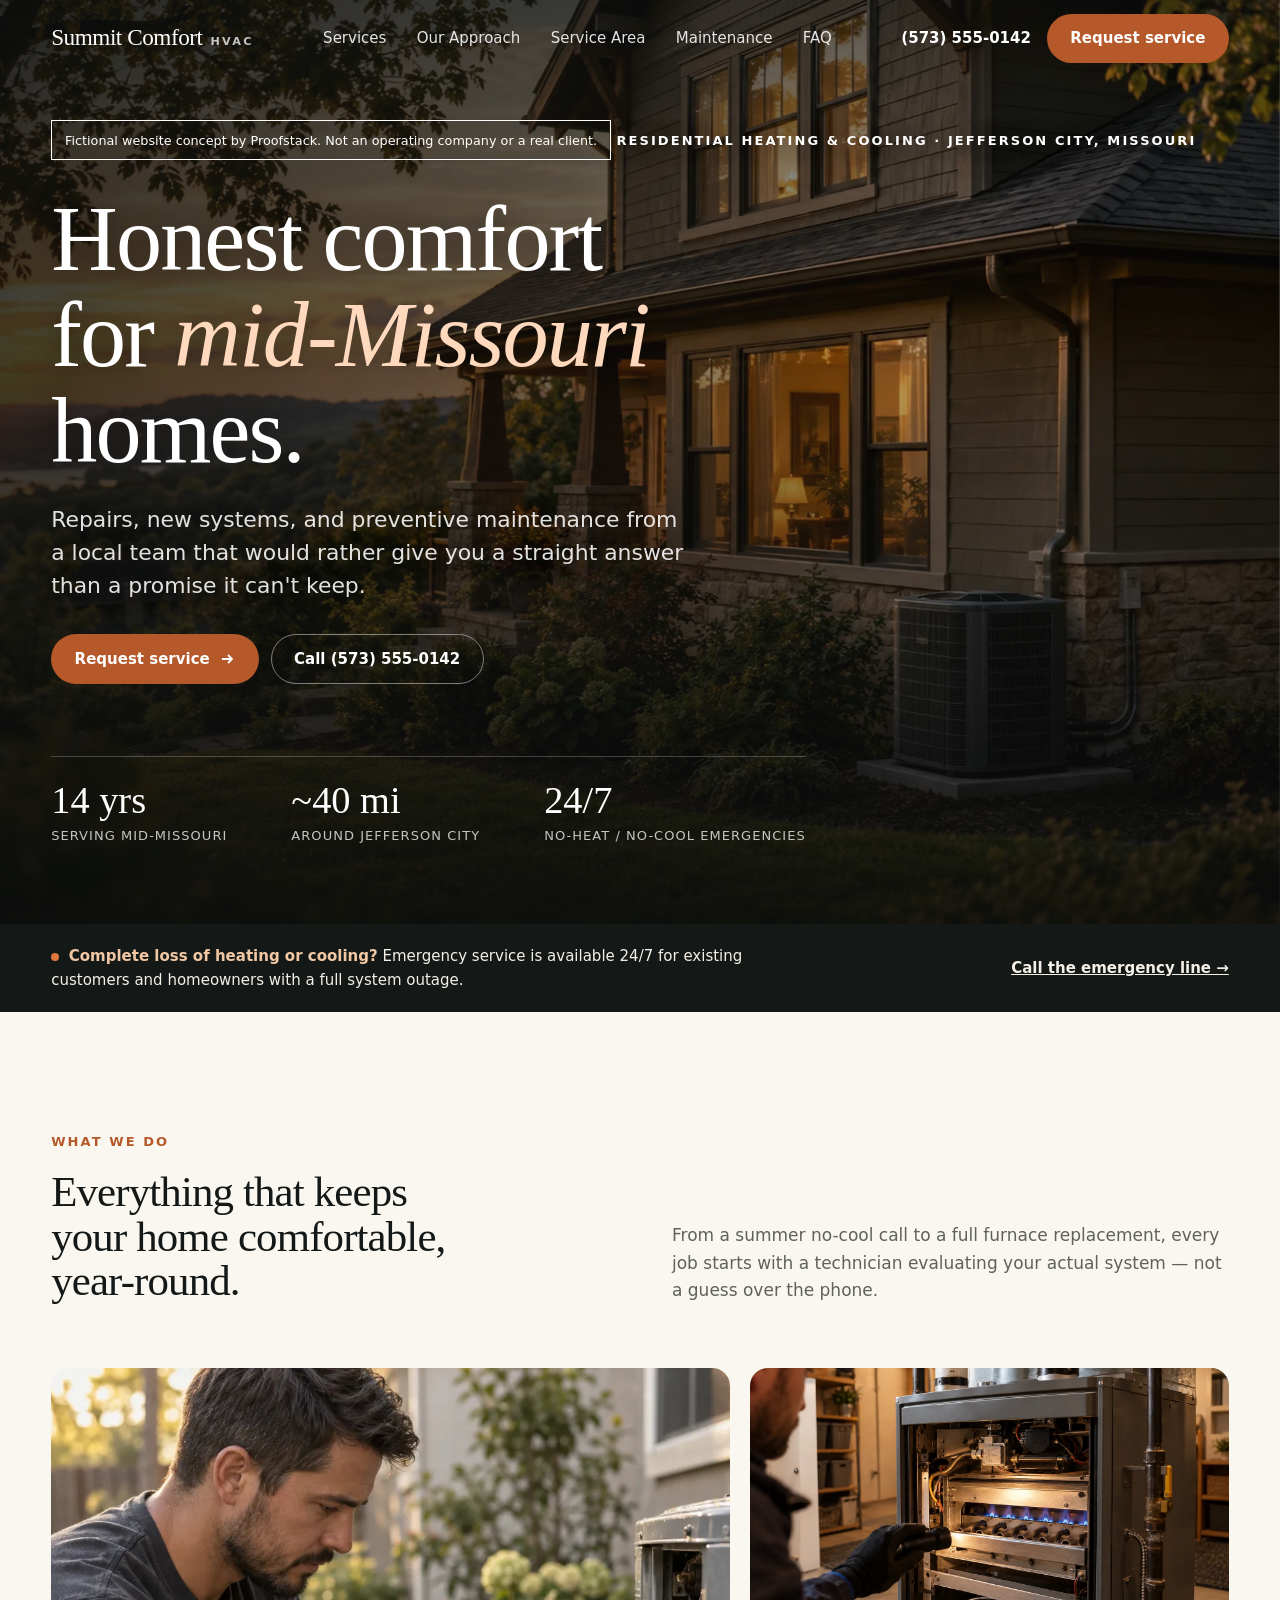
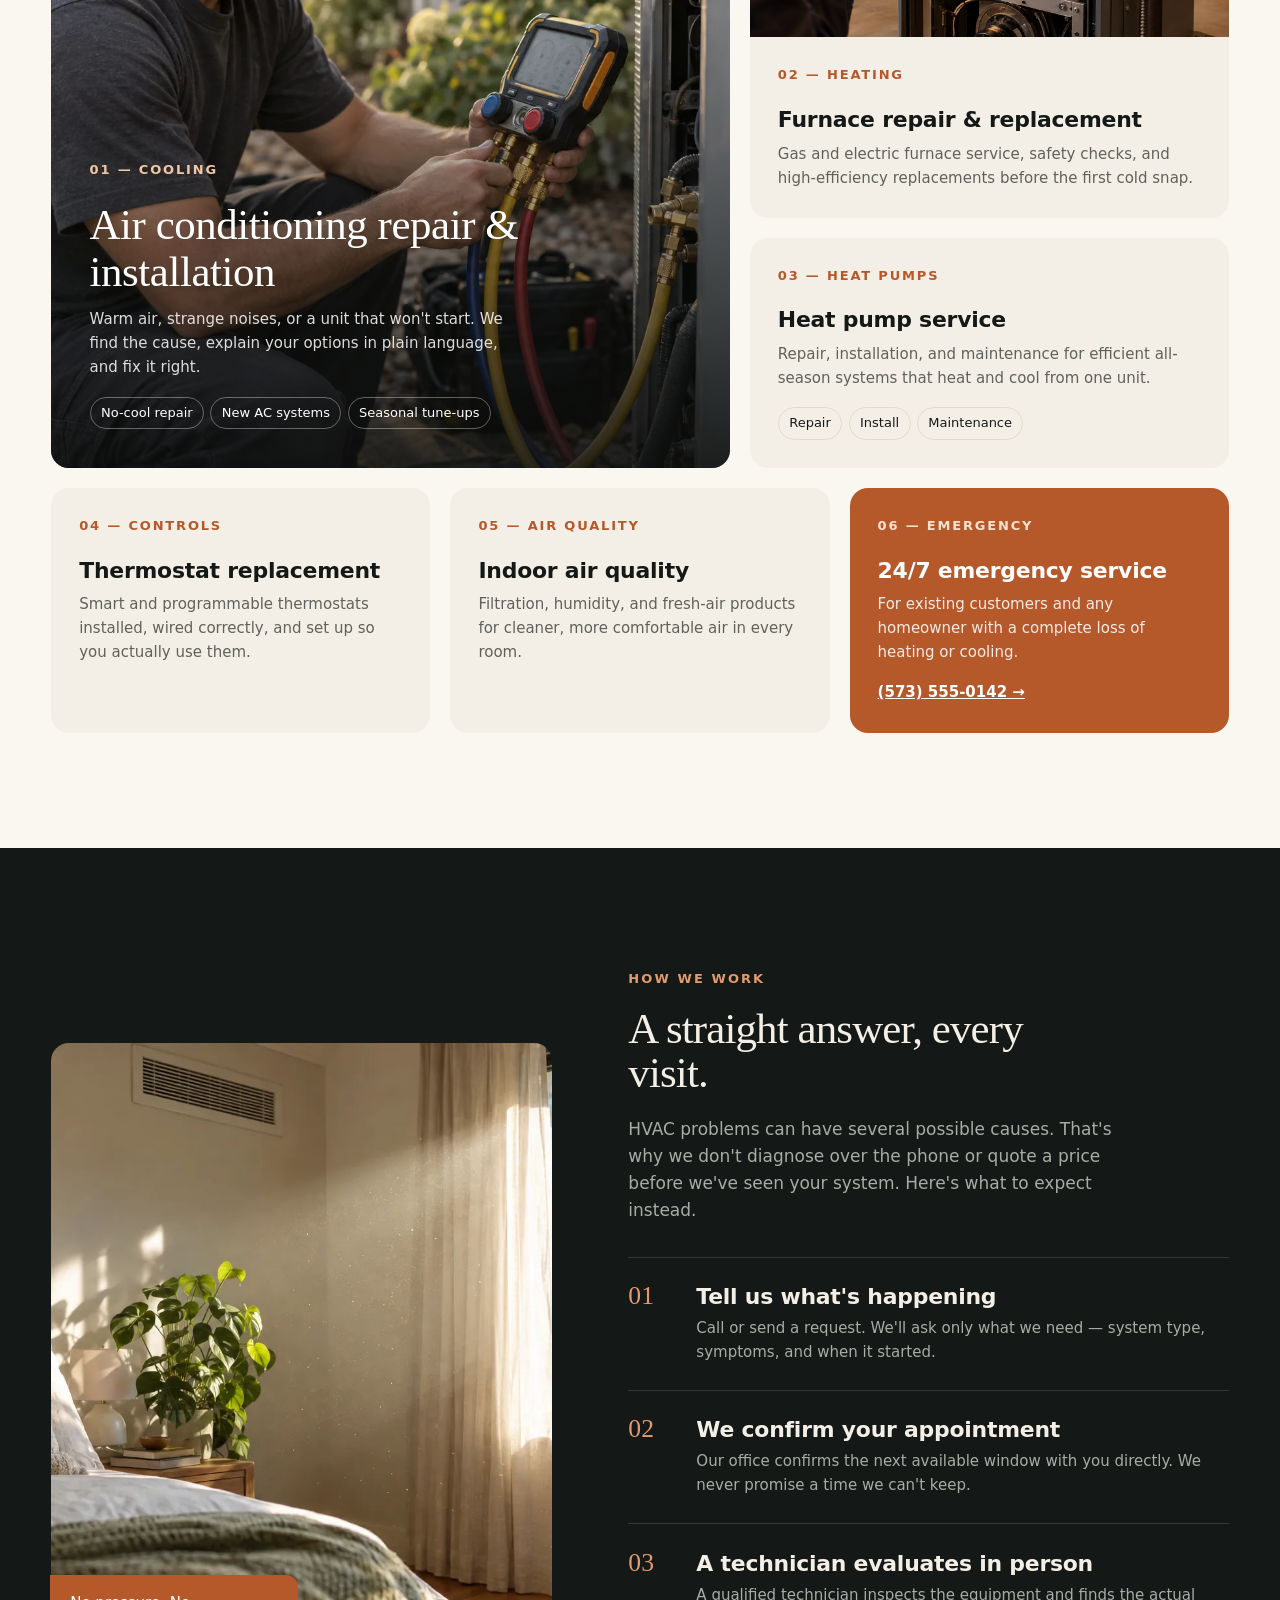
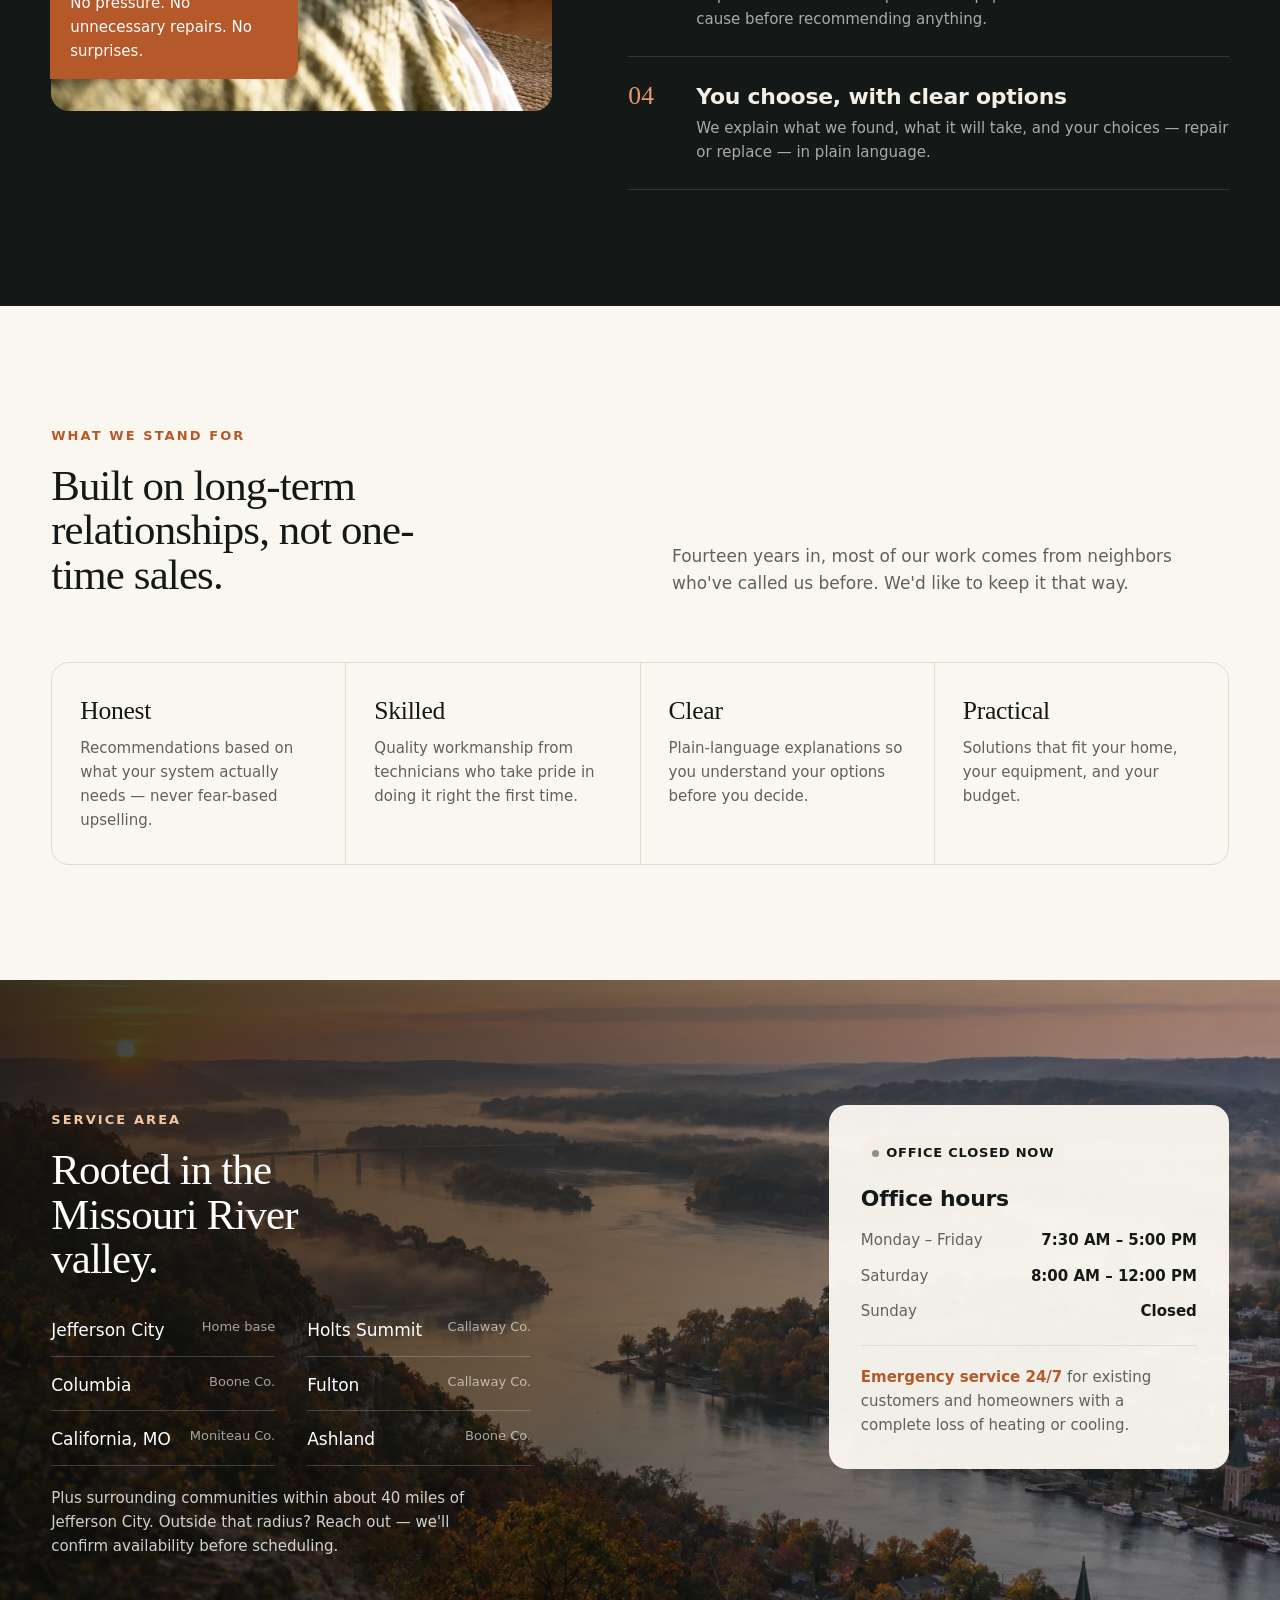
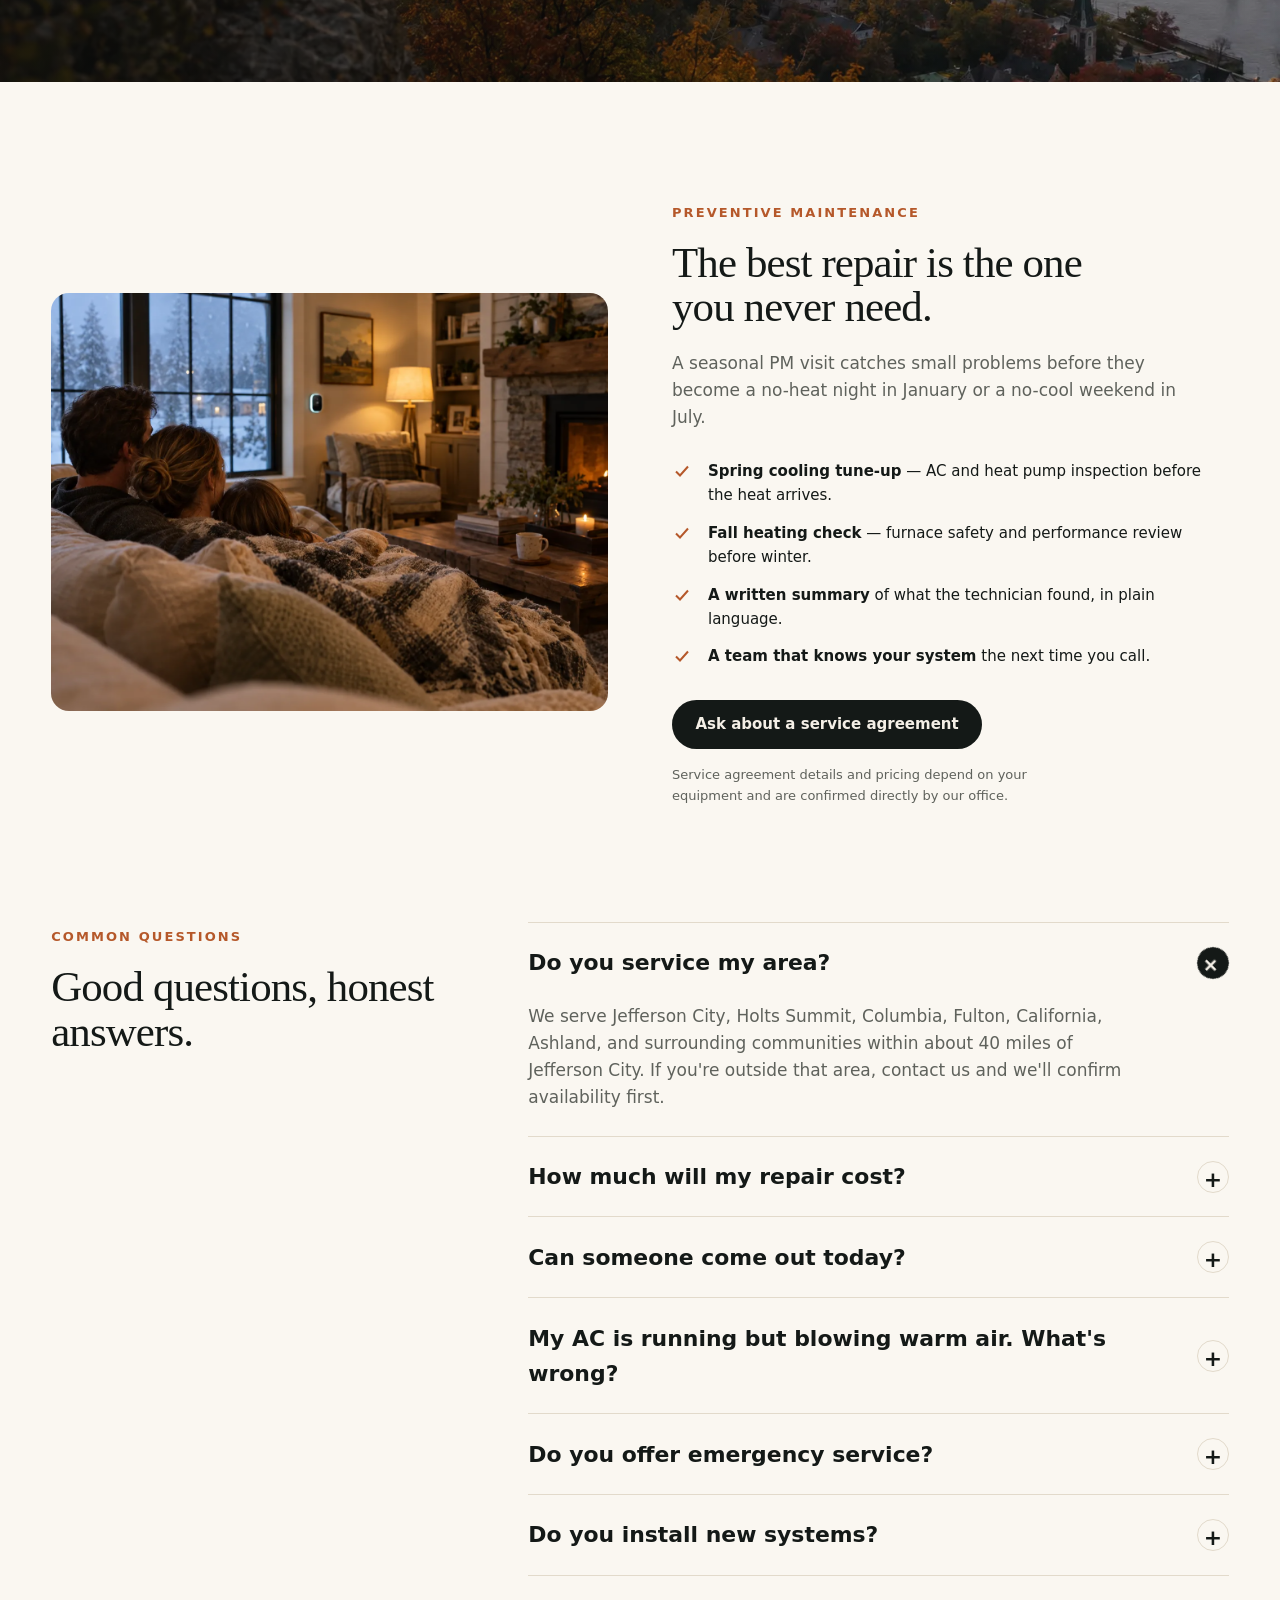
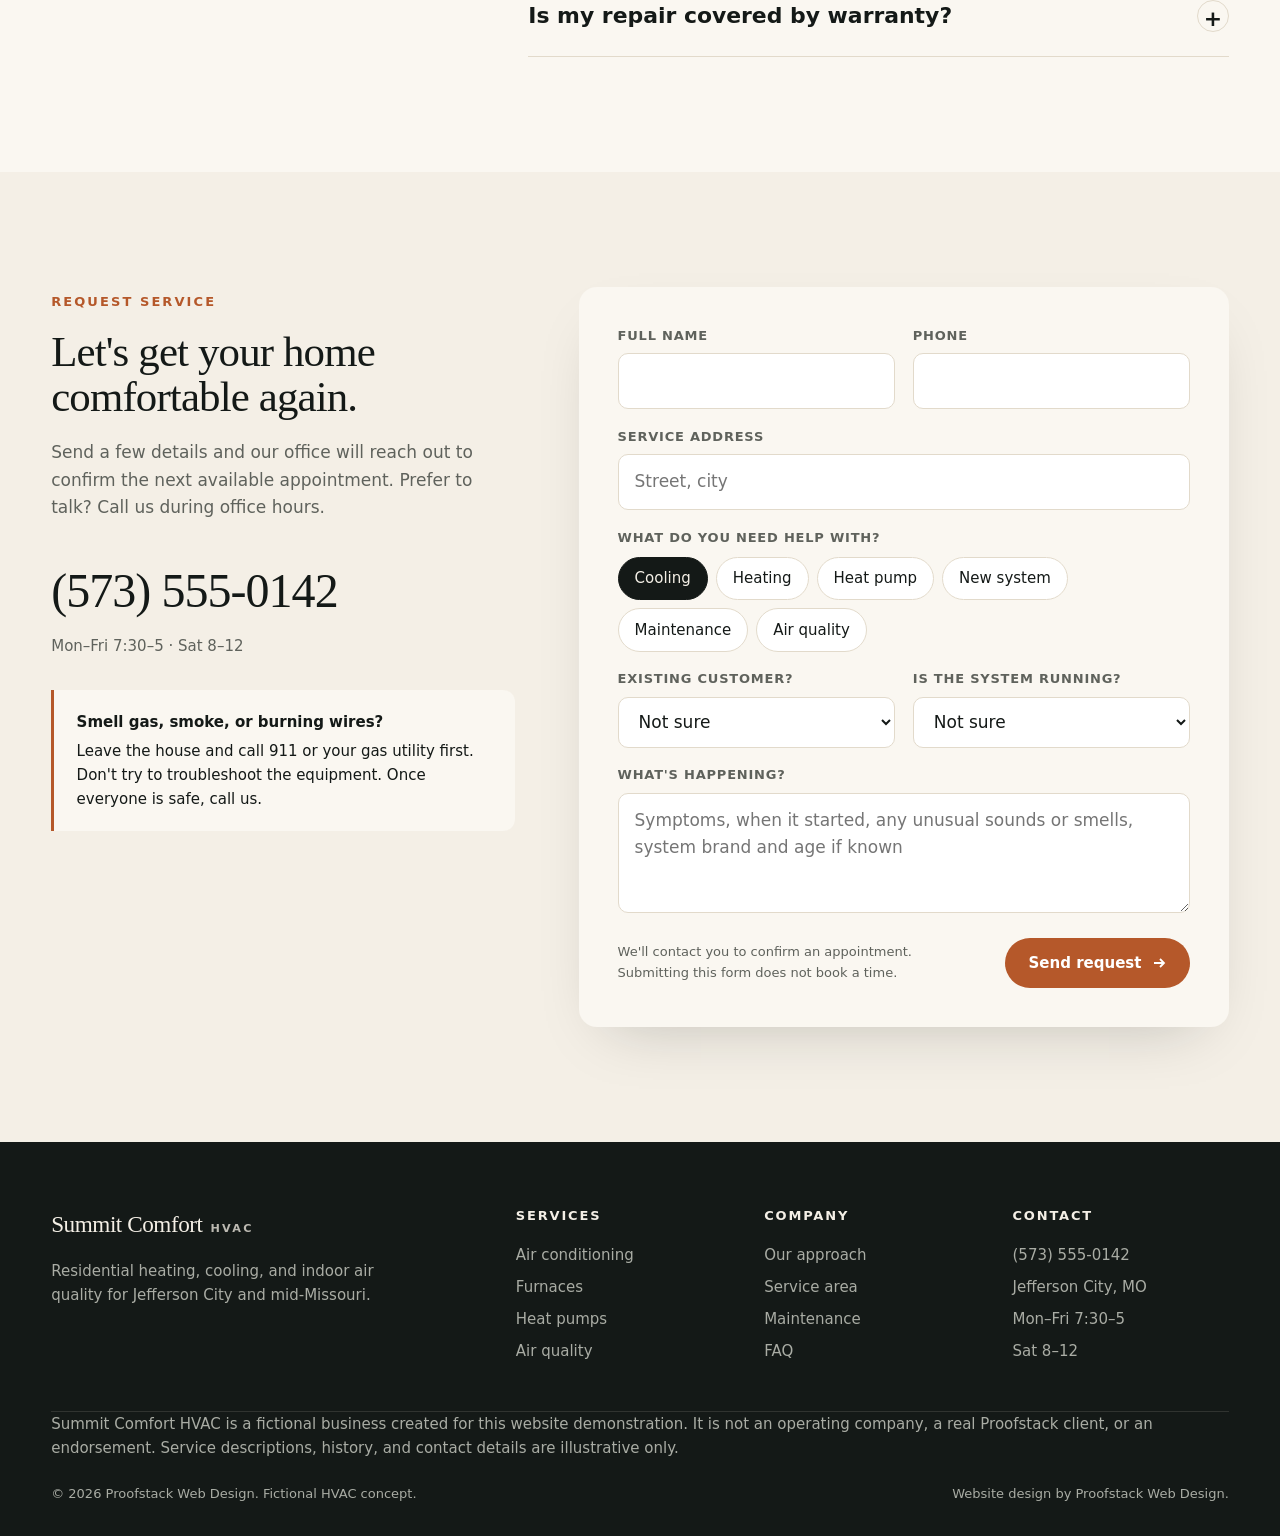
<file: demos/summit-comfort-hvac/index.html>
<!doctype html>
<html lang="en">
<head>
<meta charset="utf-8">
<meta name="viewport" content="width=device-width, initial-scale=1">
<title>Summit Comfort HVAC | Fictional Website Concept by Proofstack</title>
<meta name="description" content="A fictional HVAC website concept by Proofstack Web Design. Summit Comfort HVAC is not an operating company or a real client. No services are offered through this demonstration.">
<meta name="robots" content="noindex,nofollow">
<meta property="og:title" content="Summit Comfort HVAC | Fictional Website Concept">
<meta property="og:description" content="Interactive fictional HVAC website concept by Proofstack Web Design, not an operating business or client endorsement.">
<meta property="og:image" content="img/hero.webp">
<link rel="preload" as="image" href="img/hero.webp">
<link href="https://api.fontshare.com/v2/css?f[]=zodiak@400,500,700&f[]=satoshi@400,500,700&display=swap" rel="stylesheet">
<script type="application/ld+json">
{"@context":"https://schema.org","@type":"WebPage","name":"Summit Comfort HVAC: Fictional Website Concept","description":"A fictional website demonstration by Proofstack Web Design, not an operating company or a real client."}
</script>
<style>
:root{
  --ink:#141917; --ink-2:#1d2421; --bone:#f4efe6; --paper:#faf7f1; --line:#e2dacb;
  --muted:#5f625c; --muted-d:#a9aca4; --copper:#b5582a; --copper-d:#97461f; --frost:#cfdcdc;
  --font-display:'Zodiak',Georgia,serif; --font-body:'Satoshi','Inter',system-ui,sans-serif;
  --text-xs:clamp(.75rem,.72rem + .15vw,.8125rem);
  --text-sm:clamp(.875rem,.85rem + .15vw,.9375rem);
  --text-base:clamp(1rem,.97rem + .15vw,1.0625rem);
  --text-lg:clamp(1.125rem,1.05rem + .4vw,1.375rem);
  --text-xl:clamp(1.75rem,1.4rem + 1.6vw,2.75rem);
  --text-hero:clamp(2.75rem,1.6rem + 5.2vw,6.25rem);
  --pad:clamp(1.25rem,4vw,3.5rem); --section:clamp(4.5rem,9vw,8.5rem);
  --ease:cubic-bezier(.16,1,.3,1); --max:1280px;
}
*{box-sizing:border-box;margin:0;padding:0}
html{scroll-behavior:smooth;-webkit-text-size-adjust:100%}
body{font-family:var(--font-body);font-size:var(--text-base);line-height:1.6;color:var(--ink);background:var(--paper);-webkit-font-smoothing:antialiased;overflow-x:hidden}
img{display:block;max-width:100%;height:auto}
a{color:inherit}
:focus-visible{outline:2px solid var(--copper);outline-offset:3px;border-radius:2px}
.wrap{max-width:var(--max);margin:0 auto;padding:0 var(--pad)}
.eyebrow{font-size:var(--text-xs);letter-spacing:.16em;text-transform:uppercase;font-weight:700;color:var(--copper)}
h1,h2{font-family:var(--font-display);font-weight:400;letter-spacing:-.02em;line-height:1.04}
h2{font-size:var(--text-xl);max-width:20ch}
h3{font-size:var(--text-lg);font-weight:700;letter-spacing:-.01em;line-height:1.25}
.btn{display:inline-flex;align-items:center;gap:.6rem;font:700 var(--text-sm)/1 var(--font-body);padding:1rem 1.4rem;border-radius:999px;text-decoration:none;border:1px solid transparent;cursor:pointer;transition:background .25s var(--ease),color .25s,border-color .25s,transform .25s var(--ease)}
.btn:hover{transform:translateY(-1px)}
.btn-copper{background:var(--copper);color:#fff}.btn-copper:hover{background:var(--copper-d)}
.btn-ghost{border-color:rgba(255,255,255,.45);color:#fff}.btn-ghost:hover{background:rgba(255,255,255,.12)}
.btn-dark{background:var(--ink);color:var(--bone)}.btn-dark:hover{background:#000}
.btn svg{width:16px;height:16px}

/* header */
.top{position:fixed;inset:0 0 auto;z-index:50;transition:background .35s var(--ease),box-shadow .35s,color .35s;color:#fff}
.top.scrolled{background:rgba(250,247,241,.92);backdrop-filter:blur(14px);-webkit-backdrop-filter:blur(14px);color:var(--ink);box-shadow:0 1px 0 var(--line)}
.top .wrap{display:flex;align-items:center;justify-content:space-between;height:76px;gap:1.5rem}
.brand{display:flex;align-items:baseline;gap:.5rem;text-decoration:none;white-space:nowrap}
.brand b{font-family:var(--font-display);font-weight:500;font-size:1.45rem;letter-spacing:-.02em}
.brand span{font-size:.7rem;letter-spacing:.2em;font-weight:700;opacity:.75}
.nav{display:flex;gap:1.9rem;list-style:none}
.nav a{text-decoration:none;font-size:var(--text-sm);font-weight:500;opacity:.88}
.nav a:hover{opacity:1;color:var(--copper)}
.top-cta{display:flex;align-items:center;gap:1rem}
.phone{font-weight:700;font-size:var(--text-sm);text-decoration:none;white-space:nowrap}
.menu-btn{display:none;background:none;border:0;color:inherit;width:44px;height:44px;cursor:pointer}
.menu-btn svg{width:24px;height:24px}
@media(max-width:520px){.top-cta .phone{display:none}}
@media(max-width:980px){.nav,.top-cta .btn{display:none}.menu-btn{display:inline-grid;place-items:center}}
.drawer{position:fixed;inset:0;z-index:60;background:var(--ink);color:var(--bone);padding:96px var(--pad) 2rem;display:flex;flex-direction:column;gap:1.25rem;transform:translateY(-100%);transition:transform .45s var(--ease)}
.drawer.open{transform:none}
.drawer a{font-family:var(--font-display);font-size:2rem;text-decoration:none}
.drawer .close{position:absolute;top:16px;right:var(--pad);background:none;border:0;color:inherit;width:44px;height:44px;cursor:pointer}

/* hero */
.hero{position:relative;overflow:hidden;min-height:100svh;display:flex;align-items:flex-end;color:#fff;isolation:isolate}
.hero img{position:absolute;inset:0;width:100%;height:100%;object-fit:cover;object-position:60% 50%;z-index:-2;animation:slow 18s var(--ease) both}
@keyframes slow{from{transform:scale(1.08)}to{transform:scale(1)}}
.hero::after{content:"";position:absolute;inset:0;z-index:-1;background:linear-gradient(90deg,rgba(12,14,13,.72) 0%,rgba(12,14,13,.45) 45%,rgba(12,14,13,0) 75%),linear-gradient(180deg,rgba(15,18,16,.6) 0%,rgba(15,18,16,.2) 35%,rgba(15,18,16,.4) 60%,rgba(12,14,13,.9) 100%)}
.hero .wrap{width:100%;padding-top:120px;padding-bottom:clamp(2.5rem,6vw,5rem)}
.hero h1{font-size:var(--text-hero);max-width:13ch;margin:1rem 0 1.5rem}
.hero h1 em{font-style:italic;color:#ffd9bd}
.hero h1,.hero p.lede,.hero .eyebrow{text-shadow:0 2px 24px rgba(0,0,0,.45)}
.hero p.lede{max-width:46ch;font-size:var(--text-lg);line-height:1.5;color:rgba(255,255,255,.88)}
.hero .actions{display:flex;flex-wrap:wrap;gap:.75rem;margin-top:2rem}
.hero .eyebrow{color:#fff}
.hero-meta{display:grid;grid-template-columns:repeat(3,auto);gap:clamp(1.5rem,5vw,4rem);margin-top:clamp(2.5rem,6vw,4.5rem);padding-top:1.5rem;border-top:1px solid rgba(255,255,255,.22);width:fit-content}
.hero-meta dt{font-family:var(--font-display);font-size:clamp(1.6rem,1.2rem + 1.5vw,2.4rem);line-height:1}
.hero-meta dd{font-size:var(--text-xs);letter-spacing:.08em;text-transform:uppercase;opacity:.75;margin-top:.4rem}
@media(max-width:560px){.hero-meta{grid-template-columns:1fr 1fr;width:100%}}

/* emergency strip */
.alert{background:var(--ink);color:var(--bone)}
.alert .wrap{display:flex;align-items:center;justify-content:space-between;gap:1rem 2rem;flex-wrap:wrap;padding-top:1.25rem;padding-bottom:1.25rem}
.alert p{font-size:var(--text-sm);max-width:80ch}
.alert strong{color:#f1c7a4}
.pulse{display:inline-block;width:8px;height:8px;border-radius:50%;background:#e0773f;margin-right:.6rem;box-shadow:0 0 0 0 rgba(224,119,63,.7);animation:pulse 2s infinite}
@keyframes pulse{70%{box-shadow:0 0 0 10px rgba(224,119,63,0)}100%{box-shadow:0 0 0 0 rgba(224,119,63,0)}}
.alert a{color:var(--bone);font-weight:700;font-size:var(--text-sm);white-space:nowrap}

section{padding:var(--section) 0;scroll-margin-top:60px}
.head{display:grid;grid-template-columns:1fr 1fr;gap:2rem 4rem;align-items:end;margin-bottom:clamp(2.5rem,5vw,4rem)}
.head p{color:var(--muted);max-width:52ch}
.head .eyebrow{margin-bottom:1rem}
@media(max-width:820px){.head{grid-template-columns:1fr}}

/* services */
.svc{display:grid;grid-template-columns:repeat(12,1fr);gap:1.25rem}
.card{position:relative;border-radius:18px;overflow:hidden;background:var(--bone);display:flex;flex-direction:column}
.card.feature{grid-column:span 7;grid-row:span 2;color:#fff;min-height:560px;justify-content:flex-end}
.card.feature img{position:absolute;inset:0;width:100%;height:100%;object-fit:cover;transition:transform 1.2s var(--ease)}
.card.feature:hover img{transform:scale(1.04)}
.card.feature::after{content:"";position:absolute;inset:0;background:linear-gradient(180deg,transparent 35%,rgba(12,14,13,.85))}
.card.feature .body{position:relative;z-index:1;padding:clamp(1.5rem,3vw,2.5rem)}
.card.feature p{color:rgba(255,255,255,.85);max-width:44ch}
.card.half{grid-column:span 5}
.card.third{grid-column:span 4}
.card .body{padding:1.75rem}
.card h3{margin-bottom:.5rem}
.card p{font-size:var(--text-sm);color:var(--muted)}
.card .num{font-size:var(--text-xs);font-weight:700;letter-spacing:.14em;color:var(--copper);margin-bottom:1.25rem;display:block}
.card.feature .num{color:#f1c7a4}
.card .tags{display:flex;flex-wrap:wrap;gap:.4rem;margin-top:1.1rem}
.card .tags span{font-size:var(--text-xs);padding:.3rem .65rem;border:1px solid var(--line);border-radius:999px;color:var(--ink)}
.card.feature .tags span{border-color:rgba(255,255,255,.35);color:#fff}
.card.img-card img{aspect-ratio:16/10;object-fit:cover;width:100%}
@media(max-width:980px){.card.feature,.card.half,.card.third{grid-column:span 12}.card.feature{min-height:460px}}

/* approach */
.approach{background:var(--ink);color:var(--bone)}
.approach .head p{color:var(--muted-d)}
.split{display:grid;grid-template-columns:5fr 6fr;gap:clamp(2rem,6vw,6rem);align-items:center}
.split figure{position:relative}
.split figure img{border-radius:18px;aspect-ratio:3/4;object-fit:cover;width:100%}
.split figcaption{position:absolute;left:-1px;bottom:2rem;background:var(--copper);color:#fff;padding:1rem 1.25rem;border-radius:0 12px 12px 0;font-size:var(--text-sm);font-weight:500;max-width:26ch}
.steps{list-style:none;counter-reset:s;display:grid;gap:0}
.steps li{counter-increment:s;display:grid;grid-template-columns:3.25rem 1fr;gap:1rem;padding:1.6rem 0;border-top:1px solid rgba(244,239,230,.14)}
.steps li:last-child{border-bottom:1px solid rgba(244,239,230,.14)}
.steps li::before{content:counter(s,decimal-leading-zero);font-family:var(--font-display);font-size:1.6rem;color:#e39a6c;line-height:1}
.steps p{color:var(--muted-d);font-size:var(--text-sm);margin-top:.35rem}
.approach h2{margin:1rem 0 1.25rem}
.approach .intro{color:var(--muted-d);max-width:48ch;margin-bottom:2rem}
@media(max-width:880px){.split{grid-template-columns:1fr}.split figure img{aspect-ratio:4/3}}

/* values band */
.values{display:grid;grid-template-columns:repeat(4,1fr);gap:1px;background:var(--line);border:1px solid var(--line);border-radius:18px;overflow:hidden}
.values div{background:var(--paper);padding:2rem 1.75rem}
.values h3{font-family:var(--font-display);font-weight:400;font-size:1.6rem;margin-bottom:.6rem}
.values p{font-size:var(--text-sm);color:var(--muted)}
@media(max-width:900px){.values{grid-template-columns:1fr 1fr}}
@media(max-width:520px){.values{grid-template-columns:1fr}}

/* full-bleed valley */
.bleed{position:relative;min-height:78vh;display:flex;align-items:center;color:#fff;isolation:isolate;padding:var(--section) 0}
.bleed img{position:absolute;inset:0;width:100%;height:100%;object-fit:cover;z-index:-2}
.bleed::after{content:"";position:absolute;inset:0;z-index:-1;background:linear-gradient(90deg,rgba(12,14,13,.82) 0%,rgba(12,14,13,.55) 45%,rgba(12,14,13,.1) 100%)}
.bleed>.wrap{width:100%}
.bleed h2{margin:1rem 0 1.25rem;max-width:16ch}
.bleed .eyebrow{color:#f1c7a4}
.area-grid{display:grid;grid-template-columns:1.1fr 1fr;gap:3rem;align-items:start}
.towns{list-style:none;display:grid;grid-template-columns:1fr 1fr;gap:.25rem 2rem;margin-top:1.5rem;max-width:30rem}
.towns li{padding:.7rem 0;border-bottom:1px solid rgba(255,255,255,.2);font-weight:500;display:flex;justify-content:space-between}
.towns li span{opacity:.6;font-size:var(--text-xs);font-weight:400}
.bleed .note{font-size:var(--text-sm);opacity:.8;margin-top:1.25rem;max-width:46ch}
.hours{background:rgba(250,247,241,.96);color:var(--ink);border-radius:18px;padding:2rem;max-width:400px;justify-self:end;width:100%}
.hours h3{margin-bottom:1rem}
.hours dl{display:grid;grid-template-columns:1fr auto;gap:.7rem 1rem;font-size:var(--text-sm)}
.hours dt{color:var(--muted)}
.hours dd{font-weight:700;text-align:right}
.hours .em{margin-top:1.4rem;padding-top:1.2rem;border-top:1px solid var(--line);font-size:var(--text-sm);color:var(--muted)}
.hours .em b{color:var(--copper)}
.open-now{display:inline-flex;align-items:center;gap:.45rem;font-size:var(--text-xs);font-weight:700;letter-spacing:.06em;text-transform:uppercase;margin-bottom:1rem;padding:.35rem .7rem;border-radius:999px;background:var(--bone)}
.open-now i{width:7px;height:7px;border-radius:50%;background:#8a8f88}
.open-now.on i{background:#3c8d5a}
@media(max-width:880px){.area-grid{grid-template-columns:1fr}.hours{justify-self:start}.bleed::after{background:linear-gradient(180deg,rgba(12,14,13,.8),rgba(12,14,13,.55) 60%,rgba(12,14,13,.35))}}
@media(max-width:560px){.towns{grid-template-columns:1fr}}

/* membership */
.member{display:grid;grid-template-columns:1fr 1fr;gap:clamp(2rem,5vw,5rem);align-items:center}
.member figure img{border-radius:18px;aspect-ratio:4/3;object-fit:cover;width:100%}
.member h2{margin:1rem 0 1.25rem}
.member>div>p{color:var(--muted);max-width:50ch}
.checks{list-style:none;margin:1.75rem 0 2rem;display:grid;gap:.85rem}
.checks li{display:grid;grid-template-columns:1.5rem 1fr;gap:.75rem;font-size:var(--text-sm)}
.checks svg{width:20px;height:20px;color:var(--copper);margin-top:2px}
.fine{font-size:var(--text-xs);color:var(--muted);margin-top:1rem;max-width:52ch}
@media(max-width:880px){.member{grid-template-columns:1fr}}

/* faq */
.faq-wrap{display:grid;grid-template-columns:4fr 7fr;gap:clamp(2rem,6vw,6rem)}
.faq-wrap h2{margin-top:1rem;position:sticky;top:110px}
details{border-top:1px solid var(--line)}
details:last-child{border-bottom:1px solid var(--line)}
summary{list-style:none;cursor:pointer;display:flex;justify-content:space-between;align-items:center;gap:1rem;padding:1.4rem 0;font-weight:700;font-size:var(--text-lg)}
summary::-webkit-details-marker{display:none}
summary .pm{flex:none;width:32px;height:32px;border-radius:50%;border:1px solid var(--line);display:grid;place-items:center;transition:transform .3s var(--ease),background .3s}
details[open] summary .pm{transform:rotate(45deg);background:var(--ink);color:var(--bone);border-color:var(--ink)}
details p{padding:0 3rem 1.5rem 0;color:var(--muted);max-width:62ch}
@media(max-width:880px){.faq-wrap{grid-template-columns:1fr}.faq-wrap h2{position:static}}

/* contact */
.contact{background:var(--bone)}
.contact-grid{display:grid;grid-template-columns:5fr 7fr;gap:clamp(2rem,5vw,5rem)}
.contact h2{margin:1rem 0 1.25rem}
.contact .side p{color:var(--muted);max-width:42ch}
.big-phone{display:block;font-family:var(--font-display);font-size:clamp(2rem,1.5rem + 2vw,3rem);text-decoration:none;margin:2rem 0 .25rem;letter-spacing:-.02em}
.big-phone:hover{color:var(--copper)}
.safety{margin-top:2rem;padding:1.25rem 1.4rem;border-left:3px solid var(--copper);background:var(--paper);border-radius:0 12px 12px 0;font-size:var(--text-sm)}
.safety strong{display:block;margin-bottom:.3rem}
form{background:var(--paper);border-radius:18px;padding:clamp(1.5rem,3vw,2.5rem);display:grid;grid-template-columns:1fr 1fr;gap:1.1rem;box-shadow:0 24px 60px -30px rgba(20,25,23,.25)}
.f{display:grid;gap:.4rem}
.f.full{grid-column:1/-1}
label,legend{font-size:var(--text-xs);font-weight:700;letter-spacing:.06em;text-transform:uppercase;color:var(--muted)}
input,select,textarea{font:inherit;font-size:var(--text-base);color:var(--ink);background:#fff;border:1px solid var(--line);border-radius:10px;padding:.85rem 1rem;width:100%;transition:border-color .2s,box-shadow .2s}
input:focus,select:focus,textarea:focus{outline:none;border-color:var(--copper);box-shadow:0 0 0 3px rgba(181,88,42,.15)}
textarea{min-height:120px;resize:vertical}
fieldset{border:0;grid-column:1/-1}
.chips{display:flex;flex-wrap:wrap;gap:.5rem;margin-top:.5rem}
.chips{position:relative}.chips input{position:absolute;left:0;top:0;width:1px;height:1px;opacity:0;pointer-events:none}
.chips label{text-transform:none;letter-spacing:0;font-size:var(--text-sm);font-weight:500;color:var(--ink);border:1px solid var(--line);background:#fff;border-radius:999px;padding:.55rem 1rem;cursor:pointer;transition:all .2s}
.chips input:checked+label{background:var(--ink);color:var(--bone);border-color:var(--ink)}
.chips input:focus-visible+label{outline:2px solid var(--copper);outline-offset:2px}
.form-foot{grid-column:1/-1;display:flex;flex-wrap:wrap;align-items:center;justify-content:space-between;gap:1rem;margin-top:.5rem}
.form-foot small{font-size:var(--text-xs);color:var(--muted);max-width:40ch}
.err{color:#a0341a;font-size:var(--text-xs);display:none}
.f.invalid .err{display:block}.f.invalid input{border-color:#a0341a}
.done{display:none;grid-column:1/-1;text-align:left;padding:1rem 0}
.done h3{font-family:var(--font-display);font-weight:400;font-size:var(--text-xl);margin-bottom:.75rem}
.done p{color:var(--muted);max-width:50ch}
form.sent>*:not(.done){display:none}form.sent .done{display:block}
@media(max-width:880px){.contact-grid{grid-template-columns:1fr}}
@media(max-width:560px){form{grid-template-columns:1fr}}

/* footer */
footer{background:var(--ink);color:var(--muted-d);padding:4rem 0 2rem;font-size:var(--text-sm)}
.foot{display:grid;grid-template-columns:2fr 1fr 1fr 1fr;gap:2rem;padding-bottom:3rem;border-bottom:1px solid rgba(244,239,230,.12)}
.foot .brand{color:var(--bone);margin-bottom:1rem}
.foot h4{color:var(--bone);font-size:var(--text-xs);letter-spacing:.14em;text-transform:uppercase;margin-bottom:1rem}
.foot ul{list-style:none;display:grid;gap:.5rem}
.foot a{text-decoration:none}.foot a:hover{color:var(--bone)}
.legal{display:flex;flex-wrap:wrap;justify-content:space-between;gap:1rem;padding-top:1.5rem;font-size:var(--text-xs)}
@media(max-width:820px){.foot{grid-template-columns:1fr 1fr}}

/* reveal */
.rv{opacity:0;transform:translateY(24px);transition:opacity .9s var(--ease),transform .9s var(--ease)}
.rv.in{opacity:1;transform:none}
.no-js .rv{opacity:1;transform:none}
.concept-notice{display:inline-block;margin:0 0 1rem;padding:.6rem .8rem;border:1px solid currentColor;font-size:.8rem;line-height:1.5;color:inherit}
@media(prefers-reduced-motion:reduce){*{animation:none!important;transition:none!important}.rv{opacity:1;transform:none}html{scroll-behavior:auto}}
.mob-call{display:none}
@media(max-width:640px){.mob-call{transform:translateY(140%);transition:transform .4s var(--ease)}.mob-call.show{transform:none}.mob-call{display:flex;position:fixed;left:1rem;right:1rem;bottom:1rem;z-index:40;justify-content:center;box-shadow:0 12px 30px -10px rgba(0,0,0,.45)}footer{padding-bottom:6rem}}
</style>
</head>
<body class="no-js">
<a href="#main" class="btn btn-dark" style="position:absolute;left:-9999px;top:0" onfocus="this.style.left='1rem'" onblur="this.style.left='-9999px'">Skip to content</a>

<header class="top" id="top">
  <div class="wrap">
    <a href="#" class="brand" aria-label="Summit Comfort HVAC home"><b>Summit Comfort</b><span>HVAC</span></a>
    <ul class="nav">
      <li><a href="#services">Services</a></li>
      <li><a href="#approach">Our Approach</a></li>
      <li><a href="#area">Service Area</a></li>
      <li><a href="#maintenance">Maintenance</a></li>
      <li><a href="#faq">FAQ</a></li>
    </ul>
    <div class="top-cta">
      <a class="phone" href="tel:+15735550142">(573) 555-0142</a>
      <a class="btn btn-copper" href="#contact">Request service</a>
      <button class="menu-btn" aria-label="Open menu" aria-expanded="false" id="menuBtn"><svg viewBox="0 0 24 24" fill="none" stroke="currentColor" stroke-width="1.8"><path d="M3 7h18M3 12h18M3 17h18"/></svg></button>
    </div>
  </div>
</header>
<nav class="drawer" id="drawer" aria-label="Mobile">
  <button class="close" aria-label="Close menu" id="closeBtn"><svg viewBox="0 0 24 24" width="24" height="24" fill="none" stroke="currentColor" stroke-width="1.8"><path d="M6 6l12 12M18 6L6 18"/></svg></button>
  <a href="#services">Services</a><a href="#approach">Our Approach</a><a href="#area">Service Area</a><a href="#maintenance">Maintenance</a><a href="#faq">FAQ</a><a href="#contact">Request service</a>
</nav>

<main id="main">
<section class="hero" style="padding:0">
  <img src="img/hero.webp" alt="Craftsman home at sunset with a neatly installed outdoor air conditioning unit and the Missouri River valley beyond" fetchpriority="high">
  <div class="wrap">
    <p class="concept-notice">Fictional website concept by Proofstack. Not an operating company or a real client.</p>
    <span class="eyebrow">Residential heating &amp; cooling · Jefferson City, Missouri</span>
    <h1>Honest comfort for <em>mid-Missouri</em> homes.</h1>
    <p class="lede">Repairs, new systems, and preventive maintenance from a local team that would rather give you a straight answer than a promise it can't keep.</p>
    <div class="actions">
      <a class="btn btn-copper" href="#contact">Request service <svg viewBox="0 0 16 16" fill="none" stroke="currentColor" stroke-width="1.8"><path d="M3 8h10M9 4l4 4-4 4"/></svg></a>
      <a class="btn btn-ghost" href="tel:+15735550142">Call (573) 555-0142</a>
    </div>
    <dl class="hero-meta">
      <div><dt>14 yrs</dt><dd>Serving mid-Missouri</dd></div>
      <div><dt>~40 mi</dt><dd>Around Jefferson City</dd></div>
      <div><dt>24/7</dt><dd>No-heat / no-cool emergencies</dd></div>
    </dl>
  </div>
</section>

<div class="alert">
  <div class="wrap">
    <p><span class="pulse" aria-hidden="true"></span><strong>Complete loss of heating or cooling?</strong> Emergency service is available 24/7 for existing customers and homeowners with a full system outage.</p>
    <a href="tel:+15735550142">Call the emergency line →</a>
  </div>
</div>

<section id="services">
  <div class="wrap">
    <div class="head rv">
      <div><span class="eyebrow">What we do</span><h2 style="margin-top:1rem">Everything that keeps your home comfortable, year-round.</h2></div>
      <p>From a summer no-cool call to a full furnace replacement, every job starts with a technician evaluating your actual system — not a guess over the phone.</p>
    </div>
    <div class="svc">
      <article class="card feature rv">
        <img src="img/tech.webp" alt="Technician checking refrigerant pressures on an outdoor AC condenser with a digital gauge" loading="lazy">
        <div class="body">
          <span class="num">01 — COOLING</span>
          <h3 style="font-family:var(--font-display);font-weight:400;font-size:var(--text-xl);line-height:1.1;margin-bottom:.75rem">Air conditioning repair &amp; installation</h3>
          <p>Warm air, strange noises, or a unit that won't start. We find the cause, explain your options in plain language, and fix it right.</p>
          <div class="tags"><span>No-cool repair</span><span>New AC systems</span><span>Seasonal tune-ups</span></div>
        </div>
      </article>
      <article class="card half img-card rv">
        <img src="img/furnace.webp" alt="Technician inspecting a modern high-efficiency furnace with a flashlight" loading="lazy" style="aspect-ratio:16/9;object-position:50% 40%">
        <div class="body">
          <span class="num">02 — HEATING</span>
          <h3>Furnace repair &amp; replacement</h3>
          <p>Gas and electric furnace service, safety checks, and high-efficiency replacements before the first cold snap.</p>
        </div>
      </article>
      <article class="card half rv">
        <div class="body">
          <span class="num">03 — HEAT PUMPS</span>
          <h3>Heat pump service</h3>
          <p>Repair, installation, and maintenance for efficient all-season systems that heat and cool from one unit.</p>
          <div class="tags"><span>Repair</span><span>Install</span><span>Maintenance</span></div>
        </div>
      </article>
      <article class="card third rv">
        <div class="body">
          <span class="num">04 — CONTROLS</span>
          <h3>Thermostat replacement</h3>
          <p>Smart and programmable thermostats installed, wired correctly, and set up so you actually use them.</p>
        </div>
      </article>
      <article class="card third rv">
        <div class="body">
          <span class="num">05 — AIR QUALITY</span>
          <h3>Indoor air quality</h3>
          <p>Filtration, humidity, and fresh-air products for cleaner, more comfortable air in every room.</p>
        </div>
      </article>
      <article class="card third rv" style="background:var(--copper);color:#fff">
        <div class="body">
          <span class="num" style="color:#fbe1cf">06 — EMERGENCY</span>
          <h3>24/7 emergency service</h3>
          <p style="color:rgba(255,255,255,.88)">For existing customers and any homeowner with a complete loss of heating or cooling.</p>
          <a href="tel:+15735550142" style="display:inline-block;margin-top:1rem;font-weight:700;font-size:var(--text-sm)">(573) 555-0142 →</a>
        </div>
      </article>
    </div>
  </div>
</section>

<section class="approach" id="approach">
  <div class="wrap split">
    <figure class="rv">
      <img src="img/air.webp" alt="Sunlit bedroom with a clean air vent and houseplant" loading="lazy">
      <figcaption>No pressure. No unnecessary repairs. No surprises.</figcaption>
    </figure>
    <div class="rv">
      <span class="eyebrow" style="color:#e39a6c">How we work</span>
      <h2>A straight answer, every visit.</h2>
      <p class="intro">HVAC problems can have several possible causes. That's why we don't diagnose over the phone or quote a price before we've seen your system. Here's what to expect instead.</p>
      <ol class="steps">
        <li><div><h3>Tell us what's happening</h3><p>Call or send a request. We'll ask only what we need — system type, symptoms, and when it started.</p></div></li>
        <li><div><h3>We confirm your appointment</h3><p>Our office confirms the next available window with you directly. We never promise a time we can't keep.</p></div></li>
        <li><div><h3>A technician evaluates in person</h3><p>A qualified technician inspects the equipment and finds the actual cause before recommending anything.</p></div></li>
        <li><div><h3>You choose, with clear options</h3><p>We explain what we found, what it will take, and your choices — repair or replace — in plain language.</p></div></li>
      </ol>
    </div>
  </div>
</section>

<section>
  <div class="wrap">
    <div class="head rv">
      <div><span class="eyebrow">What we stand for</span><h2 style="margin-top:1rem">Built on long-term relationships, not one-time sales.</h2></div>
      <p>Fourteen years in, most of our work comes from neighbors who've called us before. We'd like to keep it that way.</p>
    </div>
    <div class="values rv">
      <div><h3>Honest</h3><p>Recommendations based on what your system actually needs — never fear-based upselling.</p></div>
      <div><h3>Skilled</h3><p>Quality workmanship from technicians who take pride in doing it right the first time.</p></div>
      <div><h3>Clear</h3><p>Plain-language explanations so you understand your options before you decide.</p></div>
      <div><h3>Practical</h3><p>Solutions that fit your home, your equipment, and your budget.</p></div>
    </div>
  </div>
</section>

<section class="bleed" id="area">
  <img src="img/valley.webp" alt="Misty Missouri River valley at dawn with wooded bluffs and autumn color" loading="eager">
  <div class="wrap area-grid">
    <div class="rv">
      <span class="eyebrow">Service area</span>
      <h2>Rooted in the Missouri River valley.</h2>
      <ul class="towns">
        <li>Jefferson City <span>Home base</span></li>
        <li>Holts Summit <span>Callaway Co.</span></li>
        <li>Columbia <span>Boone Co.</span></li>
        <li>Fulton <span>Callaway Co.</span></li>
        <li>California, MO <span>Moniteau Co.</span></li>
        <li>Ashland <span>Boone Co.</span></li>
      </ul>
      <p class="note">Plus surrounding communities within about 40 miles of Jefferson City. Outside that radius? Reach out — we'll confirm availability before scheduling.</p>
    </div>
    <aside class="hours rv" aria-label="Office hours">
      <span class="open-now" id="openNow"><i></i><span>Office hours</span></span>
      <h3>Office hours</h3>
      <dl>
        <dt>Monday – Friday</dt><dd>7:30 AM – 5:00 PM</dd>
        <dt>Saturday</dt><dd>8:00 AM – 12:00 PM</dd>
        <dt>Sunday</dt><dd>Closed</dd>
      </dl>
      <p class="em"><b>Emergency service 24/7</b> for existing customers and homeowners with a complete loss of heating or cooling.</p>
    </aside>
  </div>
</section>

<section id="maintenance">
  <div class="wrap member">
    <figure class="rv"><img src="img/living.webp" alt="Warm living room on a winter evening with a softly glowing wall thermostat" loading="lazy"></figure>
    <div class="rv">
      <span class="eyebrow">Preventive maintenance</span>
      <h2>The best repair is the one you never need.</h2>
      <p>A seasonal PM visit catches small problems before they become a no-heat night in January or a no-cool weekend in July.</p>
      <ul class="checks">
        <li><svg viewBox="0 0 20 20" fill="none" stroke="currentColor" stroke-width="2"><path d="M4 10.5l4 4 8-9"/></svg><span><b>Spring cooling tune-up</b> — AC and heat pump inspection before the heat arrives.</span></li>
        <li><svg viewBox="0 0 20 20" fill="none" stroke="currentColor" stroke-width="2"><path d="M4 10.5l4 4 8-9"/></svg><span><b>Fall heating check</b> — furnace safety and performance review before winter.</span></li>
        <li><svg viewBox="0 0 20 20" fill="none" stroke="currentColor" stroke-width="2"><path d="M4 10.5l4 4 8-9"/></svg><span><b>A written summary</b> of what the technician found, in plain language.</span></li>
        <li><svg viewBox="0 0 20 20" fill="none" stroke="currentColor" stroke-width="2"><path d="M4 10.5l4 4 8-9"/></svg><span><b>A team that knows your system</b> the next time you call.</span></li>
      </ul>
      <a class="btn btn-dark" href="#contact" data-service="Preventive maintenance">Ask about a service agreement</a>
      <p class="fine">Service agreement details and pricing depend on your equipment and are confirmed directly by our office.</p>
    </div>
  </div>
</section>

<section id="faq" style="padding-top:0">
  <div class="wrap faq-wrap">
    <div class="rv"><span class="eyebrow">Common questions</span><h2>Good questions, honest answers.</h2></div>
    <div class="rv">
      <details open><summary>Do you service my area?<span class="pm" aria-hidden="true">+</span></summary><p>We serve Jefferson City, Holts Summit, Columbia, Fulton, California, Ashland, and surrounding communities within about 40 miles of Jefferson City. If you're outside that area, contact us and we'll confirm availability first.</p></details>
      <details><summary>How much will my repair cost?<span class="pm" aria-hidden="true">+</span></summary><p>It depends on the specific problem and your equipment, so we don't guess over the phone. A technician evaluates the system first, and our team confirms pricing with you before any work begins.</p></details>
      <details><summary>Can someone come out today?<span class="pm" aria-hidden="true">+</span></summary><p>We'll do our best to help quickly, but we won't promise a time we haven't confirmed. Send a request or call, and our office will confirm the next available appointment.</p></details>
      <details><summary>My AC is running but blowing warm air. What's wrong?<span class="pm" aria-hidden="true">+</span></summary><p>That symptom can have several possible causes. A technician would need to evaluate the system to know for sure. When you contact us, let us know the system type, its approximate age, and any unusual sounds or smells.</p></details>
      <details><summary>Do you offer emergency service?<span class="pm" aria-hidden="true">+</span></summary><p>Yes — 24/7 for existing customers and homeowners with a complete loss of heating or cooling.</p></details>
      <details><summary>Do you install new systems?<span class="pm" aria-hidden="true">+</span></summary><p>Yes. We install residential air conditioners, furnaces, and heat pumps, and we'll walk you through options that fit your home before you decide.</p></details>
      <details><summary>Is my repair covered by warranty?<span class="pm" aria-hidden="true">+</span></summary><p>Coverage depends on your equipment and its warranty terms. Share your system details and our team will help confirm what applies.</p></details>
    </div>
  </div>
</section>

<section class="contact" id="contact">
  <div class="wrap contact-grid">
    <div class="side rv">
      <span class="eyebrow">Request service</span>
      <h2>Let's get your home comfortable again.</h2>
      <p>Send a few details and our office will reach out to confirm the next available appointment. Prefer to talk? Call us during office hours.</p>
      <a class="big-phone" href="tel:+15735550142">(573) 555-0142</a>
      <p style="font-size:var(--text-sm)">Mon–Fri 7:30–5 · Sat 8–12</p>
      <div class="safety" role="note">
        <strong>Smell gas, smoke, or burning wires?</strong>
        Leave the house and call 911 or your gas utility first. Don't try to troubleshoot the equipment. Once everyone is safe, call us.
      </div>
    </div>
    <form id="req" class="rv" novalidate>
      <div class="f"><label for="name">Full name</label><input id="name" name="name" autocomplete="name" required><span class="err">Please add your name.</span></div>
      <div class="f"><label for="phone">Phone</label><input id="phone" name="phone" type="tel" autocomplete="tel" required><span class="err">Please add a phone number.</span></div>
      <div class="f full"><label for="addr">Service address</label><input id="addr" name="addr" autocomplete="street-address" placeholder="Street, city"></div>
      <fieldset>
        <legend>What do you need help with?</legend>
        <div class="chips" id="chips">
          <input type="radio" name="svc" id="s1" value="Cooling" checked><label for="s1">Cooling</label>
          <input type="radio" name="svc" id="s2" value="Heating"><label for="s2">Heating</label>
          <input type="radio" name="svc" id="s3" value="Heat pump"><label for="s3">Heat pump</label>
          <input type="radio" name="svc" id="s4" value="New system"><label for="s4">New system</label>
          <input type="radio" name="svc" id="s5" value="Preventive maintenance"><label for="s5">Maintenance</label>
          <input type="radio" name="svc" id="s6" value="Air quality"><label for="s6">Air quality</label>
        </div>
      </fieldset>
      <div class="f"><label for="cust">Existing customer?</label><select id="cust" name="cust"><option>Not sure</option><option>Yes</option><option>No, first time</option></select></div>
      <div class="f"><label for="run">Is the system running?</label><select id="run" name="run"><option>Not sure</option><option>Yes, but not working right</option><option>No, completely stopped</option></select></div>
      <div class="f full"><label for="msg">What's happening?</label><textarea id="msg" name="msg" placeholder="Symptoms, when it started, any unusual sounds or smells, system brand and age if known"></textarea></div>
      <div class="form-foot">
        <small>We'll contact you to confirm an appointment. Submitting this form does not book a time.</small>
        <button class="btn btn-copper" type="submit">Send request <svg viewBox="0 0 16 16" fill="none" stroke="currentColor" stroke-width="1.8"><path d="M3 8h10M9 4l4 4-4 4"/></svg></button>
      </div>
      <div class="done" role="status" aria-live="polite">
        <span class="eyebrow">Request received</span>
        <h3 style="margin-top:.75rem">Thanks<span id="who"></span> — we've got it.</h3>
        <p>This fictional demo has not sent or stored a request. No appointment has been booked, and no company will contact you.</p>
      </div>
    </form>
  </div>
</section>
</main>

<footer>
  <div class="wrap">
    <div class="foot">
      <div><a href="#" class="brand"><b>Summit Comfort</b><span>HVAC</span></a><p style="max-width:34ch">Residential heating, cooling, and indoor air quality for Jefferson City and mid-Missouri.</p></div>
      <div><h4>Services</h4><ul><li><a href="#services">Air conditioning</a></li><li><a href="#services">Furnaces</a></li><li><a href="#services">Heat pumps</a></li><li><a href="#services">Air quality</a></li></ul></div>
      <div><h4>Company</h4><ul><li><a href="#approach">Our approach</a></li><li><a href="#area">Service area</a></li><li><a href="#maintenance">Maintenance</a></li><li><a href="#faq">FAQ</a></li></ul></div>
      <div><h4>Contact</h4><ul><li><a href="tel:+15735550142">(573) 555-0142</a></li><li>Jefferson City, MO</li><li>Mon–Fri 7:30–5</li><li>Sat 8–12</li></ul></div>
    </div>
    <p>Summit Comfort HVAC is a fictional business created for this website demonstration. It is not an operating company, a real Proofstack client, or an endorsement. Service descriptions, history, and contact details are illustrative only.</p>
    <div class="legal"><span>© <span id="yr">2026</span> Proofstack Web Design. Fictional HVAC concept.</span><span>Website design by Proofstack Web Design.</span></div>
  </div>
</footer>
<a class="btn btn-copper mob-call" href="tel:+15735550142">Call (573) 555-0142</a>

<script>
document.body.classList.remove('no-js');
const hdr=document.getElementById('top');
const mc=document.querySelector('.mob-call');const onScroll=()=>{hdr.classList.toggle('scrolled',scrollY>40);mc.classList.toggle('show',scrollY>innerHeight*.8)};onScroll();addEventListener('scroll',onScroll,{passive:true});
const d=document.getElementById('drawer'),mb=document.getElementById('menuBtn');
const setMenu=o=>{d.classList.toggle('open',o);mb.setAttribute('aria-expanded',o);document.body.style.overflow=o?'hidden':''};
mb.onclick=()=>setMenu(true);document.getElementById('closeBtn').onclick=()=>setMenu(false);
d.querySelectorAll('a').forEach(a=>a.onclick=()=>setMenu(false));
const io=new IntersectionObserver(es=>es.forEach(e=>{if(e.isIntersecting){e.target.classList.add('in');io.unobserve(e.target)}}),{threshold:0,rootMargin:'0px 0px -30px 0px'});
document.querySelectorAll('.rv').forEach(el=>io.observe(el));
// open-now in Central time
(function(){try{const p=new Intl.DateTimeFormat('en-US',{timeZone:'America/Chicago',weekday:'short',hour:'numeric',minute:'numeric',hour12:false}).formatToParts(new Date());const g=t=>p.find(x=>x.type===t).value;const day=g('weekday'),m=(+g('hour')%24)*60+ +g('minute');let open=false;if(['Mon','Tue','Wed','Thu','Fri'].includes(day))open=m>=450&&m<1020;else if(day==='Sat')open=m>=480&&m<720;const el=document.getElementById('openNow');el.classList.toggle('on',open);el.lastElementChild.textContent=open?'Office open now':'Office closed now';}catch(e){}})();
document.querySelectorAll('[data-service]').forEach(a=>a.addEventListener('click',()=>{const r=[...document.querySelectorAll('#chips input')].find(i=>i.value===a.dataset.service);if(r)r.checked=true}));
const f=document.getElementById('req');
f.addEventListener('submit',e=>{e.preventDefault();let ok=true;['name','phone'].forEach(id=>{const i=document.getElementById(id),w=i.closest('.f'),bad=!i.value.trim();w.classList.toggle('invalid',bad);if(bad&&ok){i.focus();ok=false}});if(!ok)return;const n=document.getElementById('name').value.trim().split(' ')[0];document.getElementById('who').textContent=n?', '+n:'';f.classList.add('sent');f.scrollIntoView({behavior:'smooth',block:'center'})});
</script>
</body>
</html>
</file>
<file: style.css>
@font-face{font-family:Archivo;src:url("assets/archivo-var.woff2") format("woff2");font-weight:100 900;font-display:swap}
@font-face{font-family:Instrument;src:url("assets/instrument-sans-var.woff2") format("woff2");font-weight:400 700;font-display:swap}
:root{--navy:#0b1220;--bg:#070c14;--teal:#1fbfa6;--ink:#edf3f7;--muted:#a4b0be;--line:#29323f;--panel:#101924;--sans:Instrument,Arial,sans-serif;--display:Archivo,Arial,sans-serif}
*{box-sizing:border-box}html{scroll-behavior:smooth;scroll-padding-top:24px}body{margin:0;background:var(--bg);color:var(--ink);font:16px/1.65 var(--sans);-webkit-font-smoothing:antialiased}button,input,select,textarea{font:inherit}button,a,input,summary,select,textarea{-webkit-tap-highlight-color:transparent}a{color:inherit;text-decoration:none}button{cursor:pointer;color:inherit;background:none;border:0}button:disabled{cursor:not-allowed;opacity:.6}button,a,summary,input,select,textarea{outline-offset:5px} :focus-visible{outline:2px solid var(--teal)}h1,h2,h3,p{margin:0}h1,h2,h3{font-family:var(--display);font-weight:550}h2{font-size:clamp(40px,4.8vw,70px);line-height:1.05;letter-spacing:-.055em}h3{font-size:25px;line-height:1.2;letter-spacing:-.025em}em{font-style:normal;color:var(--teal)}.shell{width:min(1440px,calc(100% - 104px));margin-inline:auto}.section-space{padding-block:112px}.site-header{height:104px;display:flex;align-items:center;justify-content:space-between;border-bottom:1px solid var(--line);gap:24px}.brand{display:flex;gap:11px;align-items:center;flex:none}.brand img{width:44px;height:36px;object-fit:contain}.brand b{font-family:var(--display);font-size:19px;font-weight:700;letter-spacing:.035em;display:block;line-height:1.2}.brand small{font-size:10px;letter-spacing:.24em;color:var(--muted);display:block;line-height:1.8}.site-header nav{display:flex;align-items:center;gap:34px;font-size:14px}.site-header nav>a:hover,.footer a:hover{color:var(--teal)}.site-header nav span{font-size:10px;margin-left:3px;color:var(--muted)}.site-header .nav-cta{border:1px solid #45515f;border-radius:40px;padding:11px 20px}.site-header .nav-cta span{font-size:19px;margin-left:24px;color:var(--teal)}.menu-toggle{display:none}.hero{padding-top:44px}.eyebrow,.section-kicker,.film-label{font-size:10px;letter-spacing:.09em;display:flex;justify-content:space-between;gap:20px;line-height:1.6}.eyebrow{color:var(--muted)}.eyebrow i{display:inline-block;width:6px;height:6px;background:var(--teal);border-radius:100%;margin-right:9px;vertical-align:1px}.hero-intro{display:flex;justify-content:space-between;align-items:flex-end;gap:24px;margin:36px 0 49px}.hero h1{font-size:clamp(54px,7.2vw,108px);letter-spacing:-.065em;line-height:.99;font-weight:550}.hero h1>span{color:var(--teal)}.hero-intro p{color:var(--muted);font-size:15px;line-height:1.6;padding-bottom:8px;flex:none}.film-label{margin-bottom:12px;color:var(--muted);font-size:9px}.film-stage{background:#111c26;line-height:0;aspect-ratio:16/9;overflow:hidden;position:relative}.film-stage video{width:100%;height:100%;object-fit:contain;display:block}.film-controls{display:flex;align-items:center;gap:26px;border-bottom:1px solid var(--line);min-height:74px;padding:10px 0}.film-controls button{font-size:12px;white-space:nowrap;padding:10px 0}.play-button{display:flex;align-items:center;gap:12px}.play-icon{color:var(--teal);font-size:14px}.timeline{flex:1;display:flex;gap:18px;align-items:center;color:var(--muted)}.timeline input{width:100%;accent-color:var(--teal);height:3px;cursor:pointer}.timeline span{font-size:10px;white-space:nowrap;font-variant-numeric:tabular-nums}.film-controls button:hover{color:var(--teal)}.film-caption{display:flex;justify-content:space-between;gap:40px;margin-top:22px}.film-caption p{font-size:14px;color:var(--muted)}.film-caption div{max-width:320px;text-align:right}.film-caption div>span{font-size:9px;letter-spacing:.09em;color:var(--teal)}.film-caption small{display:block;font-size:11px;color:var(--muted);margin-top:6px;line-height:1.55}.section-kicker{color:var(--muted);padding-bottom:22px;border-bottom:1px solid var(--line);margin-bottom:48px}.section-heading{display:flex;justify-content:space-between;align-items:flex-end;gap:50px;margin-bottom:46px}.section-heading>p{max-width:340px;color:var(--muted);font-size:16px;padding-bottom:4px}.work-toolbar{display:flex;justify-content:space-between;align-items:center;gap:20px;margin:0 0 32px}.filters{display:flex;gap:9px;flex-wrap:wrap}.filters button{padding:8px 17px;border:1px solid var(--line);border-radius:30px;font-size:12px;transition:background .2s,color .2s}.filters button.active{background:var(--ink);color:var(--bg);border-color:var(--ink)}.filters button:hover:not(.active){border-color:var(--teal)}.filters sup{font-size:8px;margin-left:6px}.work-toolbar>span{font-size:11px;color:var(--muted)}.work-grid{display:grid;grid-template-columns:1fr 1fr;gap:50px 30px}.work-card[hidden]{display:none}.work-card:nth-child(2n){padding-top:70px}.work-card:last-child{grid-column:1/-1;width:calc(50% - 15px)}.work-card button{display:block;width:100%;padding:0;text-align:left}.work-picture{background:var(--panel);overflow:hidden;position:relative;aspect-ratio:1.46;border:1px solid var(--line)}.work-picture img{width:100%;height:100%;object-fit:cover;object-position:top;transition:transform .6s cubic-bezier(.2,.7,.2,1);display:block}.work-badge{position:absolute;bottom:20px;right:20px;display:flex;align-items:center;gap:6px;border-radius:40px;background:#edf3f7;color:#0b1220;font-size:10px;font-weight:600;letter-spacing:.035em;padding:11px 15px;box-shadow:0 3px 18px #0003}.work-badge svg{width:11px;height:11px}.work-card button:hover img{transform:scale(1.025)}.work-card button:hover .work-card-title>span{color:var(--teal);transform:translate(3px,-3px)}.work-card-info{display:flex;justify-content:space-between;margin-top:16px;gap:20px}.work-card-info h3{font-size:23px;line-height:1.2}.work-card-info p{font-size:12px;color:var(--muted);margin-top:6px}.work-card-title{display:flex;align-items:center;gap:12px}.work-card-title>span{font-size:25px;transition:transform .2s}.work-card-info small{font-size:9px;letter-spacing:.08em;color:var(--muted);white-space:nowrap;margin-top:5px}.portfolio-note{font-size:12px;color:var(--muted);border-top:1px solid var(--line);padding-top:24px;margin-top:50px;max-width:780px}.approach{background:var(--navy);border-block:1px solid var(--line)}.approach-intro{display:grid;grid-template-columns:1fr .72fr;gap:100px;margin-bottom:68px}.approach-intro p{color:var(--muted);max-width:490px}.approach-intro .large-copy{font-size:25px;line-height:1.4;letter-spacing:-.025em;color:var(--ink);margin-bottom:22px}.text-link{font-size:13px;display:inline-flex;gap:50px;margin-top:26px;padding-bottom:9px;border-bottom:1px solid var(--teal)}.text-link span{color:var(--teal)}details{border-top:1px solid var(--line)}details:last-child{border-bottom:1px solid var(--line)}summary{cursor:pointer;list-style:none;display:flex;align-items:center;gap:34px;line-height:1.3}summary::-webkit-details-marker{display:none}summary b{margin-left:auto;font-size:22px;font-weight:400;color:var(--teal);transition:transform .3s}details[open]>summary b{transform:rotate(45deg)}.service-list summary{padding:28px 0;font-size:clamp(20px,2.7vw,38px);font-family:var(--display);letter-spacing:-.03em}.service-number{font:11px var(--sans);letter-spacing:0;color:var(--muted);min-width:30px}.service-content{margin-left:64px;padding:0 0 30px;display:flex;justify-content:space-between;gap:50px}.service-content p{color:var(--muted);font-size:15px;max-width:540px}.service-content>span{font-size:9px;letter-spacing:.08em;color:var(--teal);padding-top:4px}.process-grid{display:grid;grid-template-columns:repeat(4,1fr);gap:30px;margin-top:65px}.process-grid article{border-top:1px solid var(--line);padding-top:22px}.process-grid article>span{font-size:10px;color:var(--teal);letter-spacing:.08em}.process-grid h3{margin:24px 0 14px;font-size:24px}.process-grid p{font-size:14px;color:var(--muted);max-width:235px}.ownership{margin-top:84px;display:flex;align-items:center;gap:30px;border:1px solid var(--line);padding:34px}.ownership-symbol{font-size:48px;color:var(--teal);line-height:1}.ownership h3{font-size:22px;margin-bottom:6px}.ownership p{font-size:13px;max-width:630px;color:var(--muted)}.ownership>span:last-child{font-size:9px;letter-spacing:.06em;color:var(--muted);margin-left:auto;min-width:160px}.faq{padding-top:25px}.faq-layout{display:grid;grid-template-columns:1fr 1.1fr;gap:70px}.faq summary{padding:25px 0;font-size:16px;gap:20px}.faq details p{font-size:14px;color:var(--muted);padding-bottom:25px;padding-right:35px}.faq details:first-child{border-top:0}.contact{background:#102c2d;border-block:1px solid #28544e}.contact .section-kicker{border-color:#345653}.contact-layout{display:grid;grid-template-columns:1fr 1fr;gap:100px}.contact h2{font-size:clamp(58px,6.2vw,90px);line-height:1}.contact-layout>div>p{font-size:16px;color:#b3c9c9;margin-top:30px}.contact-email{display:block;font-size:16px;margin-top:28px}.contact-email:hover{color:var(--teal)}.contact-location{display:block;color:#9eb8b7;font-size:10px;letter-spacing:.08em;margin-top:16px}label{display:block;font-size:12px;color:var(--ink)}input,select,textarea{display:block;width:100%;border:0;border-bottom:1px solid #52706d;border-radius:0;background:transparent;padding:11px 0;color:var(--ink);font-size:15px}input::placeholder,textarea::placeholder{color:#9bb3b1;opacity:1}select{background:#102c2d}textarea{resize:vertical;min-height:90px}form>label{margin-top:24px}.field-row{display:grid;grid-template-columns:1fr 1fr;gap:24px}.button-primary{background:var(--teal);color:#061b1b;display:flex;align-items:center;justify-content:space-between;gap:30px;font-size:13px;padding:15px 20px;font-weight:600;width:max-content;border:1px solid transparent;transition:background .2s}.button-primary:hover{background:#46d4bd}form .button-primary{margin-top:30px;width:100%}.form-note{color:#b3c9c9;font-size:11px;line-height:1.55;margin-top:14px}.footer{display:flex;align-items:center;justify-content:space-between;gap:30px;min-height:170px;padding-block:36px}.footer>p{font-size:13px;color:var(--muted)}.footer>div{text-align:right;font-size:12px}.footer>div>span{display:block;font-size:10px;color:var(--muted);margin-top:8px}#brief-preview{margin-top:50px;padding:30px;border:1px solid #4f7e76}#brief-preview[hidden]{display:none}.preview-heading{display:flex;align-items:center;justify-content:space-between;gap:20px}.preview-heading>span{font-size:11px;color:var(--teal)}#brief-text{font:14px/1.7 var(--sans);white-space:pre-wrap;overflow-wrap:anywhere;max-width:100%;padding:25px 0;margin:0}.preview-actions{display:flex;gap:25px;align-items:center;flex-wrap:wrap}.preview-actions button{font-size:12px;text-decoration:underline}#brief-preview>p{font-size:12px;color:#b3c9c9;margin-top:18px}dialog{background:var(--bg);color:var(--ink);border:1px solid #3c4857;padding:0;width:min(1400px,96vw);max-width:96vw;height:94dvh;max-height:94dvh;overflow:hidden}dialog[open]{display:flex;flex-direction:column}dialog::backdrop{background:#02050bd9;backdrop-filter:blur(9px)}.demo-toolbar{display:flex;align-items:center;justify-content:space-between;gap:20px;padding:16px 22px;border-bottom:1px solid var(--line);flex:none}.demo-toolbar h2{font:500 18px var(--display);letter-spacing:-.02em;margin-top:3px}.demo-toolbar small{font-size:9px;color:var(--muted);letter-spacing:.07em}.device-switch{display:flex;border:1px solid var(--line);border-radius:30px;padding:3px;margin-left:auto}.device-switch button{padding:7px 14px;font-size:12px;border-radius:30px}.device-switch button.active{background:var(--ink);color:var(--bg)}#demo-open{font-size:12px}#demo-close{font-size:21px;width:36px;height:36px}.demo-viewport{background:#182230;flex:1;overflow:hidden;display:flex;justify-content:center;min-height:0}#demo-frame{width:100%;height:100%;border:0;display:block;background:white;transition:width .25s}#demo-frame.mobile{width:390px;max-width:100%}.demo-disclaimer{text-align:center;font-size:10px;color:var(--muted);padding:7px;flex:none;border-top:1px solid var(--line)}.sr-only{position:absolute;width:1px;height:1px;margin:-1px;padding:0;overflow:hidden;clip:rect(0,0,0,0);white-space:nowrap;border:0}.skip-link{position:fixed;top:12px;left:16px;transform:translateY(-150%);z-index:500;background:var(--teal);color:var(--bg);padding:10px 18px}.skip-link:focus{transform:translateY(0)}.reveal-ready{opacity:0;transform:translateY(20px)}.revealed{opacity:1;transform:none;transition:opacity .65s ease,transform .65s ease}
@media(min-width:1700px){.hero h1{font-size:116px}}
@media(max-width:1150px){.shell{width:calc(100% - 64px)}.hero-intro p{font-size:13px}.hero h1{font-size:7.1vw}.section-space{padding-block:85px}.approach-intro,.contact-layout{gap:50px}.ownership>span:last-child{display:none}.section-heading>p{max-width:290px}.service-content{display:block}.service-content>span{display:block;margin-top:18px}.work-card-info small{display:none}.footer>p{display:none}}
@media(max-width:760px){.shell{width:calc(100% - 40px)}.site-header{height:82px}.brand b{font-size:17px}.brand img{width:38px;height:32px}.menu-toggle{display:flex;gap:20px;align-items:center;padding:10px 0;font-size:13px}.menu-toggle span{font-size:24px;color:var(--teal);line-height:1}.site-header nav{display:none;position:absolute;z-index:60;top:82px;left:0;right:0;background:var(--navy);padding:25px 20px 30px;border-bottom:1px solid var(--line);align-items:stretch;gap:20px}.site-header nav.open{display:flex;flex-direction:column}.site-header .nav-cta{width:max-content}.hero{padding-top:26px}.eyebrow{font-size:8px;letter-spacing:.045em}.eyebrow>span:last-child{display:none}.hero-intro{display:block;margin:25px 0 35px}.hero h1{font-size:clamp(40px,8.9vw,67px);line-height:1.02;letter-spacing:-.055em}.hero-intro p{font-size:14px;margin-top:22px;line-height:1.5}.hero-intro p br{display:none}.film-label{font-size:7px;gap:12px}.film-label>span:last-child{max-width:140px;text-align:right}.film-controls{gap:14px;min-height:70px;flex-wrap:wrap;padding:13px 0}.film-controls button{font-size:10px;padding:4px 0}.play-button{gap:8px}.timeline{order:3;width:100%;flex:auto;gap:14px}.timeline span{font-size:9px}.timeline input{margin-left:0}.film-controls #film-sound{margin-left:auto}.film-caption{display:block;margin-top:20px}.film-caption p{font-size:12px}.film-caption div{text-align:left;max-width:100%;margin-top:16px}.film-caption div>span{font-size:8px}.film-caption small{font-size:10px}.section-space{padding-block:70px}.section-kicker{font-size:8px;gap:20px;margin-bottom:30px;padding-bottom:17px}.section-kicker>span:last-child{display:none}h2{font-size:40px;letter-spacing:-.055em}.section-heading{display:block;margin-bottom:30px}.section-heading>p{max-width:100%;font-size:14px;margin-top:24px}.work-toolbar{align-items:flex-start;flex-direction:column;gap:12px;margin-bottom:23px}.filters{gap:7px}.filters button{padding:7px 12px;font-size:10px}.work-toolbar>span{font-size:10px}.work-grid{grid-template-columns:1fr;gap:34px}.work-card:nth-child(2n){padding-top:0}.work-card:last-child{width:100%;grid-column:auto}.work-picture{aspect-ratio:1.4}.work-badge{font-size:8px;padding:9px 11px;bottom:12px;right:12px}.work-card-info{margin-top:13px}.work-card-info h3{font-size:22px}.work-card-info p{font-size:11px}.portfolio-note{font-size:11px;margin-top:34px;padding-top:20px}.approach-intro{grid-template-columns:1fr;gap:30px;margin-bottom:45px}.approach-intro .large-copy{font-size:22px}.approach-intro p{font-size:14px}.text-link{font-size:12px;margin-top:22px}.service-list summary{font-size:22px;padding:22px 0;gap:15px}.service-number{font-size:10px;min-width:22px}.service-content{margin-left:37px;padding-bottom:25px}.service-content p{font-size:13px}.service-content>span{font-size:8px}.process-grid{grid-template-columns:1fr 1fr;gap:30px 25px;margin-top:35px}.process-grid article>span{font-size:9px}.process-grid h3{font-size:22px;margin:18px 0 10px}.process-grid p{font-size:12px}.ownership{padding:23px;gap:18px;margin-top:45px;align-items:flex-start}.ownership-symbol{font-size:33px}.ownership h3{font-size:21px}.ownership p{font-size:12px;margin-top:10px}.faq{padding-top:0}.faq-layout{grid-template-columns:1fr;gap:28px}.faq summary{font-size:15px;padding:23px 0}.faq details p{font-size:13px}.contact-layout{grid-template-columns:1fr;gap:44px}.contact h2{font-size:64px}.contact h2 br:last-child{display:none}.contact-layout>div>p{font-size:14px;margin-top:24px}.contact-email{font-size:15px;margin-top:23px}.contact-location{font-size:9px}.field-row{grid-template-columns:1fr;gap:24px}input,select,textarea{font-size:16px}.footer{display:block;min-height:0;padding-block:36px}.footer>div{text-align:left;margin-top:25px}.footer>div>span{margin-top:10px;font-size:10px}.demo-toolbar{gap:12px;padding:12px}.demo-toolbar h2{font-size:14px}.demo-toolbar small{font-size:7px}.device-switch{display:none}#demo-open{font-size:9px;margin-left:auto;max-width:58px}#demo-close{font-size:18px;width:26px}.demo-disclaimer{font-size:8px}dialog{height:96dvh;max-height:96dvh}.preview-heading h3{font-size:21px}#brief-preview{padding:20px}#brief-text{font-size:13px}.preview-actions{gap:20px}.preview-actions .button-primary{font-size:12px}.hero-intro>div{align-items:flex-start;text-align:left;max-width:100%}.hero-ctas{justify-content:flex-start}}
@media(prefers-reduced-motion:reduce){html{scroll-behavior:auto}*,*::before,*::after{animation:none!important;transition:none!important}.reveal-ready{opacity:1;transform:none}}
.contact-layout>*,.field-row>*,.faq-layout>*,.approach-intro>*{min-width:0}
select{min-width:0;max-width:100%}
@media(max-width:760px){.contact h2 br:last-child{display:initial}}
.reveal-ready{opacity:1;transform:none}
.revealed{animation:section-enter .65s ease both}
@keyframes section-enter{from{opacity:.35;transform:translateY(20px)}to{opacity:1;transform:none}}.i-arrow{width:1em;height:1em;vertical-align:-0.08em}#demo-close svg{width:16px;height:16px}#demo-open{display:inline-flex;align-items:center;gap:6px}.contact-email{display:inline-flex;align-items:center;gap:8px}.preview-actions a{display:inline-flex;align-items:center;gap:8px}.footer>div>a{display:inline-flex;align-items:center;gap:6px}.nav-cta{display:inline-flex;align-items:center}.text-link{align-items:center}.portfolio-note,.demo-disclaimer,.form-note,.contact-location,.work-card-info small{color:#c3d0dc}.demo-disclaimer,.work-card-info small{font-size:10px}.hero-intro>div{display:flex;flex-direction:column;align-items:flex-end;text-align:right;gap:14px;flex:none;max-width:320px}.hero-offer{color:var(--ink);font-size:14px;line-height:1.55}.hero-ctas{display:flex;gap:12px;flex-wrap:wrap;justify-content:flex-end}.button-ghost{display:inline-flex;align-items:center;border:1px solid #45515f;border-radius:40px;padding:11px 20px;font-size:13px;font-weight:600;transition:border-color .2s,color .2s}.button-ghost:hover{border-color:var(--teal);color:var(--teal)}
</file>
<file: demos/arcvale/style.css>
/* Proofstack AI concept engine — shared styles. Theme via :root vars in each page. */
*,*::before,*::after{box-sizing:border-box;margin:0;padding:0}
html{scroll-behavior:smooth;-webkit-text-size-adjust:100%}
@media (prefers-reduced-motion:reduce){html{scroll-behavior:auto}*,*::before,*::after{animation-duration:.01ms!important;transition-duration:.01ms!important}}
body{font-family:var(--font-body);background:var(--bg);color:var(--ink);font-size:clamp(1rem,.96rem + .2vw,1.075rem);line-height:1.6;-webkit-font-smoothing:antialiased;overflow-x:hidden}
img,video{display:block;max-width:100%}
a{color:inherit;text-decoration:none}
button,input,select,textarea{font:inherit;color:inherit}
:focus-visible{outline:2px solid var(--accent);outline-offset:3px;border-radius:4px}
.wrap{width:min(1240px,100% - clamp(2.5rem,6vw,5rem));margin-inline:auto}
.eyebrow{font-family:var(--font-mono);font-size:.75rem;letter-spacing:.18em;text-transform:uppercase;color:var(--accent);display:inline-flex;align-items:center;gap:.6rem}
.eyebrow::before{content:"";width:28px;height:1px;background:currentColor}
h1,h2,h3{font-family:var(--font-display);font-weight:var(--display-weight,700);line-height:1.02;letter-spacing:var(--display-track,-.02em);text-wrap:balance}
h2{font-size:clamp(2.1rem,1.4rem + 3vw,4rem);margin:.9rem 0 1.1rem}
h3{font-size:clamp(1.25rem,1.1rem + .6vw,1.6rem);line-height:1.15}
p{text-wrap:pretty}
.muted{color:var(--muted)}
.section{padding-block:clamp(5rem,3rem + 7vw,9rem);position:relative}
.section-head{max-width:760px;margin-bottom:clamp(2.5rem,2rem + 2vw,4rem)}
.section-head p{color:var(--muted);font-size:1.1rem;max-width:60ch}

/* concept ribbon */
.ribbon{position:relative;z-index:60;background:var(--accent);color:var(--on-accent);font-size:.78rem;text-align:center;padding:.5rem 1rem;font-weight:600;letter-spacing:.01em}
.ribbon .r-short{display:none}
@media (max-width:640px){.ribbon .r-long{display:none}.ribbon .r-short{display:inline}.hdr .brand small{display:none}.hdr .brand{font-size:.98rem}.hdr .wrap{gap:.75rem}.hdr-cta{gap:.5rem}.hdr-cta .btn-sm{padding:.55rem .8rem;font-size:.8rem}}
.ribbon a{text-decoration:underline;text-underline-offset:2px}

/* header */
.hdr{position:fixed;inset:auto 0 auto 0;top:var(--ribbon-h,34px);z-index:50;transition:background .35s,backdrop-filter .35s,top .35s,border-color .35s;border-bottom:1px solid transparent}
.hdr.scrolled{top:0;background:color-mix(in srgb,var(--bg) 82%,transparent);backdrop-filter:blur(14px) saturate(140%);-webkit-backdrop-filter:blur(14px) saturate(140%);border-color:var(--line)}
.hdr .wrap{display:flex;align-items:center;justify-content:space-between;height:76px;gap:1.5rem}
.brand{display:flex;align-items:center;gap:.75rem;font-family:var(--font-display);font-weight:700;font-size:1.05rem;letter-spacing:-.01em;line-height:1.05}
.brand small{display:block;font-family:var(--font-mono);font-size:.62rem;letter-spacing:.2em;text-transform:uppercase;color:var(--muted);font-weight:500;margin-top:3px}
.brand svg{width:34px;height:34px;color:var(--accent);flex:none}
.nav{display:flex;gap:2rem;font-size:.92rem}
.nav a{color:var(--muted);transition:color .2s;position:relative}
.nav a:hover{color:var(--ink)}
.nav a::after{content:"";position:absolute;left:0;bottom:-6px;height:1px;width:100%;background:var(--accent);transform:scaleX(0);transform-origin:left;transition:transform .3s}
.nav a:hover::after{transform:scaleX(1)}
.hdr-cta{display:flex;align-items:center;gap:.75rem}
.btn{display:inline-flex;align-items:center;justify-content:center;gap:.55rem;padding:.9rem 1.4rem;border-radius:var(--radius,999px);font-weight:600;font-size:.95rem;border:1px solid transparent;cursor:pointer;transition:transform .25s,background .25s,color .25s,border-color .25s,box-shadow .25s;white-space:nowrap}
.btn svg{width:18px;height:18px}
.btn-primary{background:var(--accent);color:var(--on-accent)}
.btn-primary:hover{transform:translateY(-2px);box-shadow:0 12px 30px -10px var(--accent)}
.btn-ghost{border-color:color-mix(in srgb,var(--ink) 30%,transparent);color:var(--ink);background:color-mix(in srgb,var(--bg) 25%,transparent);backdrop-filter:blur(6px)}
.btn-ghost:hover{border-color:var(--ink);transform:translateY(-2px)}
.btn-sm{padding:.65rem 1.05rem;font-size:.87rem}
.menu-btn{display:none;width:44px;height:44px;border-radius:50%;border:1px solid var(--line);background:transparent;cursor:pointer;align-items:center;justify-content:center}
.menu-btn span{display:block;width:18px;height:1.5px;background:var(--ink);position:relative;transition:transform .3s}
.menu-btn span::before,.menu-btn span::after{content:"";position:absolute;left:0;width:18px;height:1.5px;background:var(--ink);transition:transform .3s,top .3s}
.menu-btn span::before{top:-6px}.menu-btn span::after{top:6px}
.menu-open .menu-btn span{background:transparent}
.menu-open .menu-btn span::before{top:0;transform:rotate(45deg)}
.menu-open .menu-btn span::after{top:0;transform:rotate(-45deg)}
.mnav{position:fixed;inset:0;z-index:45;background:var(--bg);padding:130px clamp(1.25rem,5vw,2.5rem) 2rem;display:flex;flex-direction:column;gap:1.25rem;opacity:0;pointer-events:none;transition:opacity .3s}
.mnav a{font-family:var(--font-display);font-size:2.2rem;font-weight:700;border-bottom:1px solid var(--line);padding-bottom:1rem}
.menu-open .mnav{opacity:1;pointer-events:auto}
@media (max-width:900px){.nav,.hdr-cta .btn-ghost{display:none}.menu-btn{display:inline-flex}}

/* hero */
.hero{position:relative;min-height:100svh;display:flex;align-items:var(--hero-align,flex-end);overflow:hidden;isolation:isolate;color:#fff}
.hero-media{position:absolute;inset:0;z-index:-2}
.hero-media video,.hero-media img{width:100%;height:100%;object-fit:cover;transform:scale(1.06);animation:heroZoom 18s ease-out forwards}
@keyframes heroZoom{to{transform:scale(1)}}
.hero::before{content:"";position:absolute;inset:0;z-index:-1;background:var(--hero-overlay)}
.hero::after{content:"";position:absolute;inset:0;z-index:-1;opacity:.18;pointer-events:none;background-image:url("data:image/svg+xml,%3Csvg xmlns='http://www.w3.org/2000/svg' width='160' height='160'%3E%3Cfilter id='n'%3E%3CfeTurbulence type='fractalNoise' baseFrequency='.9' numOctaves='2'/%3E%3C/filter%3E%3Crect width='100%25' height='100%25' filter='url(%23n)' opacity='.5'/%3E%3C/svg%3E")}
.hero-inner{padding-top:170px;padding-bottom:clamp(3rem,6vw,5.5rem)}
.hero h1{font-size:var(--hero-size,clamp(3rem,1.2rem + 7.5vw,7.4rem));max-width:var(--hero-max,14ch)}
.hero h1 em{font-style:normal;color:var(--accent)}
.hero-lede{font-size:clamp(1.05rem,1rem + .4vw,1.3rem);max-width:56ch;color:rgba(255,255,255,.82);margin:1.5rem 0 2.2rem}
.hero-ctas{display:flex;flex-wrap:wrap;gap:.8rem}
.hero .btn-ghost{color:#fff;border-color:rgba(255,255,255,.4);background:rgba(0,0,0,.18)}
.hero-foot{display:flex;justify-content:space-between;align-items:flex-end;gap:2rem;margin-top:clamp(3rem,6vw,5rem);padding-top:1.5rem;border-top:1px solid rgba(255,255,255,.2)}
.hero-stats{display:flex;gap:clamp(1.5rem,4vw,3.5rem);flex-wrap:wrap}
.hero-stats div{font-family:var(--font-mono);font-size:.72rem;letter-spacing:.14em;text-transform:uppercase;color:rgba(255,255,255,.66)}
.hero-stats strong{display:block;font-family:var(--font-display);font-size:clamp(1.5rem,1.2rem + 1vw,2.1rem);letter-spacing:-.02em;color:#fff;text-transform:none;margin-bottom:.2rem;font-weight:700}
.vid-toggle{display:inline-flex;align-items:center;gap:.6rem;background:rgba(0,0,0,.3);border:1px solid rgba(255,255,255,.3);color:#fff;border-radius:999px;padding:.55rem .95rem;font-size:.8rem;cursor:pointer;backdrop-filter:blur(6px);font-family:var(--font-mono);letter-spacing:.08em;text-transform:uppercase}
.vid-toggle svg{width:14px;height:14px}
.hero .reveal-h{opacity:0;transform:translateY(28px);animation:rise 1s cubic-bezier(.2,.7,.2,1) forwards}
.hero .d1{animation-delay:.15s}.hero .d2{animation-delay:.35s}.hero .d3{animation-delay:.55s}.hero .d4{animation-delay:.8s}
@keyframes rise{to{opacity:1;transform:none}}
.hero-center .hero-inner{text-align:center}
.hero-center h1,.hero-center .hero-lede{margin-inline:auto}
.hero-center .hero-ctas,.hero-center .hero-stats{justify-content:center}
.hero-center .hero-foot{justify-content:center;flex-direction:column;align-items:center}

/* marquee */
.marquee{border-block:1px solid var(--line);overflow:hidden;background:var(--surface);padding:1.15rem 0}
.marquee-track{display:flex;gap:3rem;width:max-content;animation:mq 38s linear infinite}
.marquee:hover .marquee-track{animation-play-state:paused}
.marquee span{font-family:var(--font-display);font-size:clamp(1.1rem,1rem + .6vw,1.5rem);font-weight:600;white-space:nowrap;display:flex;align-items:center;gap:3rem;color:var(--muted)}
.marquee span::after{content:"";width:8px;height:8px;background:var(--accent);transform:rotate(45deg)}
@keyframes mq{to{transform:translateX(-50%)}}

/* services */
.svc-grid{display:grid;grid-template-columns:repeat(var(--svc-cols,3),1fr);gap:1px;background:var(--line);border:1px solid var(--line);border-radius:var(--card-radius,18px);overflow:hidden}
.svc{background:var(--bg);padding:clamp(1.75rem,1.4rem + 1.4vw,2.75rem);display:flex;flex-direction:column;gap:1rem;min-height:340px;position:relative;transition:background .35s;cursor:pointer}
.svc:hover{background:var(--surface)}
.svc-num{font-family:var(--font-mono);font-size:.75rem;color:var(--muted);letter-spacing:.15em}
.svc-ico{width:52px;height:52px;border-radius:14px;display:grid;place-items:center;background:color-mix(in srgb,var(--accent) 14%,transparent);color:var(--accent);transition:transform .4s}
.svc:hover .svc-ico{transform:rotate(-8deg) scale(1.08)}
.svc-ico svg{width:26px;height:26px}
.svc p{color:var(--muted);font-size:.98rem}
.svc ul{list-style:none;display:flex;flex-wrap:wrap;gap:.45rem;margin-top:auto}
.svc li{font-size:.78rem;padding:.35rem .7rem;border:1px solid var(--line);border-radius:999px;color:var(--muted)}
.svc-link{display:inline-flex;align-items:center;gap:.4rem;font-weight:600;font-size:.9rem;color:var(--accent);margin-top:.25rem}
.svc-link svg{width:16px;height:16px;transition:transform .3s}
.svc:hover .svc-link svg{transform:translateX(4px)}
@media (max-width:980px){.svc-grid{grid-template-columns:1fr 1fr}}
@media (max-width:640px){.svc-grid{grid-template-columns:1fr}.svc{min-height:0}}

/* feature split */
.split{display:grid;grid-template-columns:1.05fr 1fr;gap:clamp(2rem,5vw,5rem);align-items:center}
.split.rev{grid-template-columns:1fr 1.05fr}
.split.rev .split-media{order:2}
.split-media{position:relative;border-radius:var(--card-radius,18px);overflow:hidden;aspect-ratio:4/3.4;background:var(--surface)}
.split-media img{position:absolute;left:0;top:-8%;width:100%;height:116%;object-fit:cover;will-change:transform}
.split-media .tag{position:absolute;left:1rem;bottom:1rem;background:color-mix(in srgb,var(--bg) 80%,transparent);backdrop-filter:blur(10px);border:1px solid var(--line);padding:.6rem .9rem;border-radius:12px;font-size:.82rem}
.split-media .tag b{color:var(--accent)}
.checks{list-style:none;display:grid;gap:.9rem;margin-top:1.75rem}
.checks li{display:flex;gap:.85rem;align-items:flex-start;padding-bottom:.9rem;border-bottom:1px solid var(--line)}
.checks li svg{flex:none;width:20px;height:20px;color:var(--accent);margin-top:3px}
@media (max-width:880px){.split,.split.rev{grid-template-columns:1fr}.split.rev .split-media{order:0}}

/* tabs */
.tabs > *{min-width:0}
.tabs{display:grid;grid-template-columns:320px 1fr;gap:clamp(1.5rem,4vw,4rem);align-items:start}
.tablist{display:flex;flex-direction:column;border-left:1px solid var(--line)}
.tab{background:none;border:none;text-align:left;padding:1rem 1.25rem;cursor:pointer;color:var(--muted);font-family:var(--font-display);font-weight:600;font-size:1.15rem;position:relative;transition:color .25s}
.tab::before{content:"";position:absolute;left:-1px;top:0;bottom:0;width:2px;background:var(--accent);transform:scaleY(0);transition:transform .35s}
.tab[aria-selected=true]{color:var(--ink)}
.tab[aria-selected=true]::before{transform:scaleY(1)}
.tab:hover{color:var(--ink)}
.panel{background:var(--surface);border:1px solid var(--line);border-radius:var(--card-radius,18px);padding:clamp(1.75rem,1.2rem + 2vw,3rem);min-height:320px;animation:fadeP .5s ease}
.panel[hidden]{display:none}
@keyframes fadeP{from{opacity:0;transform:translateY(10px)}to{opacity:1;transform:none}}
.panel h3{font-size:clamp(1.6rem,1.2rem + 1.4vw,2.4rem);margin-bottom:1rem}
.panel p{color:var(--muted);max-width:62ch}
.panel-grid{display:grid;grid-template-columns:repeat(3,1fr);gap:1rem;margin-top:2rem}
.panel-grid div{border-top:1px solid var(--line);padding-top:.9rem;font-size:.92rem}
.panel-grid b{display:block;font-family:var(--font-mono);font-size:.7rem;letter-spacing:.14em;text-transform:uppercase;color:var(--accent);margin-bottom:.35rem;font-weight:500}
@media (max-width:880px){.tabs{grid-template-columns:1fr}.tablist{flex-direction:row;overflow-x:auto;border-left:none;border-bottom:1px solid var(--line);scrollbar-width:none}.tab{white-space:nowrap;padding:.9rem 1rem;font-size:1rem}.tab::before{left:0;right:0;top:auto;bottom:-1px;width:auto;height:2px;transform:scaleX(0)}.tab[aria-selected=true]::before{transform:scaleX(1)}.panel-grid{grid-template-columns:1fr}}

/* stats band */
.band{background:var(--surface);border-block:1px solid var(--line)}
.band-grid{display:grid;grid-template-columns:repeat(4,1fr)}
.band-grid > div{padding:clamp(2rem,4vw,3.5rem) clamp(1rem,2vw,2rem);border-right:1px solid var(--line)}
.band-grid > div:last-child{border-right:none}
.band-num{font-family:var(--font-display);font-size:clamp(2.6rem,2rem + 2.6vw,4.4rem);font-weight:700;letter-spacing:-.03em;line-height:1;color:var(--ink)}
.band-num i{font-style:normal;color:var(--accent)}
.band-lbl{color:var(--muted);font-size:.92rem;margin-top:.6rem;max-width:24ch}
@media (max-width:880px){.band-grid{grid-template-columns:1fr 1fr}.band-grid > div:nth-child(2){border-right:none}.band-grid > div:nth-child(-n+2){border-bottom:1px solid var(--line)}}

/* process */
.steps{display:grid;grid-template-columns:repeat(4,1fr);gap:1.25rem;counter-reset:s}
.step{padding:1.75rem;border:1px solid var(--line);border-radius:var(--card-radius,18px);position:relative;background:var(--bg);transition:border-color .3s,transform .3s}
.step:hover{border-color:var(--accent);transform:translateY(-4px)}
.step::before{counter-increment:s;content:"0" counter(s);font-family:var(--font-mono);font-size:.78rem;color:var(--accent);letter-spacing:.12em;display:block;margin-bottom:2.5rem}
.step h3{font-size:1.25rem;margin-bottom:.6rem}
.step p{color:var(--muted);font-size:.95rem}
@media (max-width:980px){.steps{grid-template-columns:1fr 1fr}}
@media (max-width:560px){.steps{grid-template-columns:1fr}}

/* quote */
.quote{text-align:center;max-width:980px;margin-inline:auto}
.quote blockquote{font-family:var(--font-display);font-size:clamp(1.7rem,1.1rem + 2.4vw,3.2rem);line-height:1.15;letter-spacing:-.02em;font-weight:var(--display-weight,700)}
.quote blockquote::before{content:"\201C";display:block;color:var(--accent);font-size:4rem;line-height:.6;margin-bottom:1rem}
.quote cite{display:block;margin-top:1.5rem;font-style:normal;font-family:var(--font-mono);font-size:.78rem;letter-spacing:.16em;text-transform:uppercase;color:var(--muted)}

/* contact */
.contact{display:grid;grid-template-columns:1fr 1.15fr;gap:clamp(2rem,5vw,5rem);align-items:start}
.contact-info{display:grid;gap:1.25rem;margin-top:2rem}
.ci{display:flex;gap:1rem;align-items:flex-start;padding:1.15rem;border:1px solid var(--line);border-radius:14px;transition:border-color .25s}
a.ci:hover{border-color:var(--accent)}
.ci svg{width:22px;height:22px;color:var(--accent);flex:none;margin-top:2px}
.ci small{display:block;font-family:var(--font-mono);font-size:.68rem;letter-spacing:.16em;text-transform:uppercase;color:var(--muted)}
.ci strong{font-size:1.08rem;font-weight:600}
form.inq{background:var(--surface);border:1px solid var(--line);border-radius:var(--card-radius,18px);padding:clamp(1.5rem,1rem + 2vw,2.75rem);display:grid;gap:1.15rem}
.demo-note{font-size:.82rem;color:var(--muted);background:color-mix(in srgb,var(--accent) 9%,transparent);border:1px dashed color-mix(in srgb,var(--accent) 50%,transparent);padding:.75rem .95rem;border-radius:10px}
.row2{display:grid;grid-template-columns:1fr 1fr;gap:1rem}
.field{display:grid;gap:.4rem}
.field label{font-size:.85rem;font-weight:600}
.field input,.field select,.field textarea{width:100%;background:var(--bg);border:1px solid var(--line);border-radius:10px;padding:.85rem .95rem;font-size:1rem;transition:border-color .2s,box-shadow .2s}
.field textarea{min-height:120px;resize:vertical}
.field input:focus,.field select:focus,.field textarea:focus{outline:none;border-color:var(--accent);box-shadow:0 0 0 3px color-mix(in srgb,var(--accent) 22%,transparent)}
.field .err{font-size:.8rem;color:var(--err,#ff6b6b);min-height:0}
.field.invalid input,.field.invalid select,.field.invalid textarea{border-color:var(--err,#ff6b6b)}
.chips{display:flex;flex-wrap:wrap;gap:.5rem}
.chips label{cursor:pointer;position:relative}
.chips input{position:absolute;opacity:0;pointer-events:none}
.chips span{display:inline-block;padding:.5rem .9rem;border:1px solid var(--line);border-radius:999px;font-size:.87rem;transition:all .2s;font-weight:500}
.chips input:checked + span{background:var(--accent);color:var(--on-accent);border-color:var(--accent)}
.chips input:focus-visible + span{outline:2px solid var(--accent);outline-offset:2px}
.summary{border:1px solid var(--accent);border-radius:14px;padding:1.4rem;background:var(--bg);display:none}
.summary.show{display:block;animation:fadeP .5s}
.summary h4{font-family:var(--font-display);font-size:1.25rem;margin-bottom:.75rem}
.summary dl{display:grid;grid-template-columns:auto 1fr;gap:.4rem 1rem;font-size:.92rem}
.summary dt{color:var(--muted)}
@media (max-width:880px){.contact{grid-template-columns:1fr}}
@media (max-width:520px){.row2{grid-template-columns:1fr}}

/* footer */
footer{border-top:1px solid var(--line);padding:3.5rem 0 7rem;font-size:.9rem;color:var(--muted)}
.foot{display:flex;flex-wrap:wrap;justify-content:space-between;gap:2rem}
.foot .brand{color:var(--ink)}
.foot-cols{display:flex;gap:3rem;flex-wrap:wrap}
.foot-cols div{display:grid;gap:.4rem}
.foot-cols b{color:var(--ink);font-family:var(--font-mono);font-size:.7rem;letter-spacing:.16em;text-transform:uppercase;margin-bottom:.3rem;font-weight:500}
.foot-cols a:hover{color:var(--accent)}
.disclaimer{margin-top:2.5rem;padding-top:1.5rem;border-top:1px solid var(--line);font-size:.8rem;max-width:90ch}
@media (min-width:901px){footer{padding-bottom:3.5rem}}

/* mobile call bar */
.callbar{position:fixed;left:.75rem;right:.75rem;bottom:.75rem;z-index:40;display:none;gap:.5rem}
.callbar .btn{flex:1;box-shadow:0 10px 30px -8px rgba(0,0,0,.5)}
@media (max-width:900px){.callbar{display:flex}}

/* reveal on scroll */
.rv{opacity:0;transform:translateY(32px);transition:opacity .9s cubic-bezier(.2,.7,.2,1),transform .9s cubic-bezier(.2,.7,.2,1)}
.rv.in{opacity:1;transform:none}
.rv.d1{transition-delay:.08s}.rv.d2{transition-delay:.16s}.rv.d3{transition-delay:.24s}
.no-js .rv{opacity:1;transform:none}

/* cursor glow on cards */
.glow{position:relative}
.glow::after{content:"";position:absolute;inset:0;pointer-events:none;background:radial-gradient(420px circle at var(--mx,50%) var(--my,50%),color-mix(in srgb,var(--accent) 12%,transparent),transparent 45%);opacity:0;transition:opacity .3s}
.glow:hover::after{opacity:1}

/* progress bar */
.progress{position:fixed;top:0;left:0;height:2px;background:var(--accent);z-index:70;width:100%;transform-origin:left;transform:scaleX(0)}
</file>
<file: demos/cinderwake/style.css>
/* Proofstack AI concept engine — shared styles. Theme via :root vars in each page. */
*,*::before,*::after{box-sizing:border-box;margin:0;padding:0}
html{scroll-behavior:smooth;-webkit-text-size-adjust:100%}
@media (prefers-reduced-motion:reduce){html{scroll-behavior:auto}*,*::before,*::after{animation-duration:.01ms!important;transition-duration:.01ms!important}}
body{font-family:var(--font-body);background:var(--bg);color:var(--ink);font-size:clamp(1rem,.96rem + .2vw,1.075rem);line-height:1.6;-webkit-font-smoothing:antialiased;overflow-x:hidden}
img,video{display:block;max-width:100%}
a{color:inherit;text-decoration:none}
button,input,select,textarea{font:inherit;color:inherit}
:focus-visible{outline:2px solid var(--accent);outline-offset:3px;border-radius:4px}
.wrap{width:min(1240px,100% - clamp(2.5rem,6vw,5rem));margin-inline:auto}
.eyebrow{font-family:var(--font-mono);font-size:.75rem;letter-spacing:.18em;text-transform:uppercase;color:var(--accent);display:inline-flex;align-items:center;gap:.6rem}
.eyebrow::before{content:"";width:28px;height:1px;background:currentColor}
h1,h2,h3{font-family:var(--font-display);font-weight:var(--display-weight,700);line-height:1.02;letter-spacing:var(--display-track,-.02em);text-wrap:balance}
h2{font-size:clamp(2.1rem,1.4rem + 3vw,4rem);margin:.9rem 0 1.1rem}
h3{font-size:clamp(1.25rem,1.1rem + .6vw,1.6rem);line-height:1.15}
p{text-wrap:pretty}
.muted{color:var(--muted)}
.section{padding-block:clamp(5rem,3rem + 7vw,9rem);position:relative}
.section-head{max-width:760px;margin-bottom:clamp(2.5rem,2rem + 2vw,4rem)}
.section-head p{color:var(--muted);font-size:1.1rem;max-width:60ch}

/* concept ribbon */
.ribbon{position:relative;z-index:60;background:var(--accent);color:var(--on-accent);font-size:.78rem;text-align:center;padding:.5rem 1rem;font-weight:600;letter-spacing:.01em}
.ribbon .r-short{display:none}
@media (max-width:640px){.ribbon .r-long{display:none}.ribbon .r-short{display:inline}.hdr .brand small{display:none}.hdr .brand{font-size:.98rem}.hdr .wrap{gap:.75rem}.hdr-cta{gap:.5rem}.hdr-cta .btn-sm{padding:.55rem .8rem;font-size:.8rem}}
.ribbon a{text-decoration:underline;text-underline-offset:2px}

/* header */
.hdr{position:fixed;inset:auto 0 auto 0;top:var(--ribbon-h,34px);z-index:50;transition:background .35s,backdrop-filter .35s,top .35s,border-color .35s;border-bottom:1px solid transparent}
.hdr.scrolled{top:0;background:color-mix(in srgb,var(--bg) 82%,transparent);backdrop-filter:blur(14px) saturate(140%);-webkit-backdrop-filter:blur(14px) saturate(140%);border-color:var(--line)}
.hdr .wrap{display:flex;align-items:center;justify-content:space-between;height:76px;gap:1.5rem}
.brand{display:flex;align-items:center;gap:.75rem;font-family:var(--font-display);font-weight:700;font-size:1.05rem;letter-spacing:-.01em;line-height:1.05}
.brand small{display:block;font-family:var(--font-mono);font-size:.62rem;letter-spacing:.2em;text-transform:uppercase;color:var(--muted);font-weight:500;margin-top:3px}
.brand svg{width:34px;height:34px;color:var(--accent);flex:none}
.nav{display:flex;gap:2rem;font-size:.92rem}
.nav a{color:var(--muted);transition:color .2s;position:relative}
.nav a:hover{color:var(--ink)}
.nav a::after{content:"";position:absolute;left:0;bottom:-6px;height:1px;width:100%;background:var(--accent);transform:scaleX(0);transform-origin:left;transition:transform .3s}
.nav a:hover::after{transform:scaleX(1)}
.hdr-cta{display:flex;align-items:center;gap:.75rem}
.btn{display:inline-flex;align-items:center;justify-content:center;gap:.55rem;padding:.9rem 1.4rem;border-radius:var(--radius,999px);font-weight:600;font-size:.95rem;border:1px solid transparent;cursor:pointer;transition:transform .25s,background .25s,color .25s,border-color .25s,box-shadow .25s;white-space:nowrap}
.btn svg{width:18px;height:18px}
.btn-primary{background:var(--accent);color:var(--on-accent)}
.btn-primary:hover{transform:translateY(-2px);box-shadow:0 12px 30px -10px var(--accent)}
.btn-ghost{border-color:color-mix(in srgb,var(--ink) 30%,transparent);color:var(--ink);background:color-mix(in srgb,var(--bg) 25%,transparent);backdrop-filter:blur(6px)}
.btn-ghost:hover{border-color:var(--ink);transform:translateY(-2px)}
.btn-sm{padding:.65rem 1.05rem;font-size:.87rem}
.menu-btn{display:none;width:44px;height:44px;border-radius:50%;border:1px solid var(--line);background:transparent;cursor:pointer;align-items:center;justify-content:center}
.menu-btn span{display:block;width:18px;height:1.5px;background:var(--ink);position:relative;transition:transform .3s}
.menu-btn span::before,.menu-btn span::after{content:"";position:absolute;left:0;width:18px;height:1.5px;background:var(--ink);transition:transform .3s,top .3s}
.menu-btn span::before{top:-6px}.menu-btn span::after{top:6px}
.menu-open .menu-btn span{background:transparent}
.menu-open .menu-btn span::before{top:0;transform:rotate(45deg)}
.menu-open .menu-btn span::after{top:0;transform:rotate(-45deg)}
.mnav{position:fixed;inset:0;z-index:45;background:var(--bg);padding:130px clamp(1.25rem,5vw,2.5rem) 2rem;display:flex;flex-direction:column;gap:1.25rem;opacity:0;pointer-events:none;transition:opacity .3s}
.mnav a{font-family:var(--font-display);font-size:2.2rem;font-weight:700;border-bottom:1px solid var(--line);padding-bottom:1rem}
.menu-open .mnav{opacity:1;pointer-events:auto}
@media (max-width:900px){.nav,.hdr-cta .btn-ghost{display:none}.menu-btn{display:inline-flex}}

/* hero */
.hero{position:relative;min-height:100svh;display:flex;align-items:var(--hero-align,flex-end);overflow:hidden;isolation:isolate;color:#fff}
.hero-media{position:absolute;inset:0;z-index:-2}
.hero-media video,.hero-media img{width:100%;height:100%;object-fit:cover;transform:scale(1.06);animation:heroZoom 18s ease-out forwards}
@keyframes heroZoom{to{transform:scale(1)}}
.hero::before{content:"";position:absolute;inset:0;z-index:-1;background:var(--hero-overlay)}
.hero::after{content:"";position:absolute;inset:0;z-index:-1;opacity:.18;pointer-events:none;background-image:url("data:image/svg+xml,%3Csvg xmlns='http://www.w3.org/2000/svg' width='160' height='160'%3E%3Cfilter id='n'%3E%3CfeTurbulence type='fractalNoise' baseFrequency='.9' numOctaves='2'/%3E%3C/filter%3E%3Crect width='100%25' height='100%25' filter='url(%23n)' opacity='.5'/%3E%3C/svg%3E")}
.hero-inner{padding-top:170px;padding-bottom:clamp(3rem,6vw,5.5rem)}
.hero h1{font-size:var(--hero-size,clamp(3rem,1.2rem + 7.5vw,7.4rem));max-width:var(--hero-max,14ch)}
.hero h1 em{font-style:normal;color:var(--accent)}
.hero-lede{font-size:clamp(1.05rem,1rem + .4vw,1.3rem);max-width:56ch;color:rgba(255,255,255,.82);margin:1.5rem 0 2.2rem}
.hero-ctas{display:flex;flex-wrap:wrap;gap:.8rem}
.hero .btn-ghost{color:#fff;border-color:rgba(255,255,255,.4);background:rgba(0,0,0,.18)}
.hero-foot{display:flex;justify-content:space-between;align-items:flex-end;gap:2rem;margin-top:clamp(3rem,6vw,5rem);padding-top:1.5rem;border-top:1px solid rgba(255,255,255,.2)}
.hero-stats{display:flex;gap:clamp(1.5rem,4vw,3.5rem);flex-wrap:wrap}
.hero-stats div{font-family:var(--font-mono);font-size:.72rem;letter-spacing:.14em;text-transform:uppercase;color:rgba(255,255,255,.66)}
.hero-stats strong{display:block;font-family:var(--font-display);font-size:clamp(1.5rem,1.2rem + 1vw,2.1rem);letter-spacing:-.02em;color:#fff;text-transform:none;margin-bottom:.2rem;font-weight:700}
.vid-toggle{display:inline-flex;align-items:center;gap:.6rem;background:rgba(0,0,0,.3);border:1px solid rgba(255,255,255,.3);color:#fff;border-radius:999px;padding:.55rem .95rem;font-size:.8rem;cursor:pointer;backdrop-filter:blur(6px);font-family:var(--font-mono);letter-spacing:.08em;text-transform:uppercase}
.vid-toggle svg{width:14px;height:14px}
.hero .reveal-h{opacity:0;transform:translateY(28px);animation:rise 1s cubic-bezier(.2,.7,.2,1) forwards}
.hero .d1{animation-delay:.15s}.hero .d2{animation-delay:.35s}.hero .d3{animation-delay:.55s}.hero .d4{animation-delay:.8s}
@keyframes rise{to{opacity:1;transform:none}}
.hero-center .hero-inner{text-align:center}
.hero-center h1,.hero-center .hero-lede{margin-inline:auto}
.hero-center .hero-ctas,.hero-center .hero-stats{justify-content:center}
.hero-center .hero-foot{justify-content:center;flex-direction:column;align-items:center}

/* marquee */
.marquee{border-block:1px solid var(--line);overflow:hidden;background:var(--surface);padding:1.15rem 0}
.marquee-track{display:flex;gap:3rem;width:max-content;animation:mq 38s linear infinite}
.marquee:hover .marquee-track{animation-play-state:paused}
.marquee span{font-family:var(--font-display);font-size:clamp(1.1rem,1rem + .6vw,1.5rem);font-weight:600;white-space:nowrap;display:flex;align-items:center;gap:3rem;color:var(--muted)}
.marquee span::after{content:"";width:8px;height:8px;background:var(--accent);transform:rotate(45deg)}
@keyframes mq{to{transform:translateX(-50%)}}

/* services */
.svc-grid{display:grid;grid-template-columns:repeat(var(--svc-cols,3),1fr);gap:1px;background:var(--line);border:1px solid var(--line);border-radius:var(--card-radius,18px);overflow:hidden}
.svc{background:var(--bg);padding:clamp(1.75rem,1.4rem + 1.4vw,2.75rem);display:flex;flex-direction:column;gap:1rem;min-height:340px;position:relative;transition:background .35s;cursor:pointer}
.svc:hover{background:var(--surface)}
.svc-num{font-family:var(--font-mono);font-size:.75rem;color:var(--muted);letter-spacing:.15em}
.svc-ico{width:52px;height:52px;border-radius:14px;display:grid;place-items:center;background:color-mix(in srgb,var(--accent) 14%,transparent);color:var(--accent);transition:transform .4s}
.svc:hover .svc-ico{transform:rotate(-8deg) scale(1.08)}
.svc-ico svg{width:26px;height:26px}
.svc p{color:var(--muted);font-size:.98rem}
.svc ul{list-style:none;display:flex;flex-wrap:wrap;gap:.45rem;margin-top:auto}
.svc li{font-size:.78rem;padding:.35rem .7rem;border:1px solid var(--line);border-radius:999px;color:var(--muted)}
.svc-link{display:inline-flex;align-items:center;gap:.4rem;font-weight:600;font-size:.9rem;color:var(--accent);margin-top:.25rem}
.svc-link svg{width:16px;height:16px;transition:transform .3s}
.svc:hover .svc-link svg{transform:translateX(4px)}
@media (max-width:980px){.svc-grid{grid-template-columns:1fr 1fr}}
@media (max-width:640px){.svc-grid{grid-template-columns:1fr}.svc{min-height:0}}

/* feature split */
.split{display:grid;grid-template-columns:1.05fr 1fr;gap:clamp(2rem,5vw,5rem);align-items:center}
.split.rev{grid-template-columns:1fr 1.05fr}
.split.rev .split-media{order:2}
.split-media{position:relative;border-radius:var(--card-radius,18px);overflow:hidden;aspect-ratio:4/3.4;background:var(--surface)}
.split-media img{position:absolute;left:0;top:-8%;width:100%;height:116%;object-fit:cover;will-change:transform}
.split-media .tag{position:absolute;left:1rem;bottom:1rem;background:color-mix(in srgb,var(--bg) 80%,transparent);backdrop-filter:blur(10px);border:1px solid var(--line);padding:.6rem .9rem;border-radius:12px;font-size:.82rem}
.split-media .tag b{color:var(--accent)}
.checks{list-style:none;display:grid;gap:.9rem;margin-top:1.75rem}
.checks li{display:flex;gap:.85rem;align-items:flex-start;padding-bottom:.9rem;border-bottom:1px solid var(--line)}
.checks li svg{flex:none;width:20px;height:20px;color:var(--accent);margin-top:3px}
@media (max-width:880px){.split,.split.rev{grid-template-columns:1fr}.split.rev .split-media{order:0}}

/* tabs */
.tabs > *{min-width:0}
.tabs{display:grid;grid-template-columns:320px 1fr;gap:clamp(1.5rem,4vw,4rem);align-items:start}
.tablist{display:flex;flex-direction:column;border-left:1px solid var(--line)}
.tab{background:none;border:none;text-align:left;padding:1rem 1.25rem;cursor:pointer;color:var(--muted);font-family:var(--font-display);font-weight:600;font-size:1.15rem;position:relative;transition:color .25s}
.tab::before{content:"";position:absolute;left:-1px;top:0;bottom:0;width:2px;background:var(--accent);transform:scaleY(0);transition:transform .35s}
.tab[aria-selected=true]{color:var(--ink)}
.tab[aria-selected=true]::before{transform:scaleY(1)}
.tab:hover{color:var(--ink)}
.panel{background:var(--surface);border:1px solid var(--line);border-radius:var(--card-radius,18px);padding:clamp(1.75rem,1.2rem + 2vw,3rem);min-height:320px;animation:fadeP .5s ease}
.panel[hidden]{display:none}
@keyframes fadeP{from{opacity:0;transform:translateY(10px)}to{opacity:1;transform:none}}
.panel h3{font-size:clamp(1.6rem,1.2rem + 1.4vw,2.4rem);margin-bottom:1rem}
.panel p{color:var(--muted);max-width:62ch}
.panel-grid{display:grid;grid-template-columns:repeat(3,1fr);gap:1rem;margin-top:2rem}
.panel-grid div{border-top:1px solid var(--line);padding-top:.9rem;font-size:.92rem}
.panel-grid b{display:block;font-family:var(--font-mono);font-size:.7rem;letter-spacing:.14em;text-transform:uppercase;color:var(--accent);margin-bottom:.35rem;font-weight:500}
@media (max-width:880px){.tabs{grid-template-columns:1fr}.tablist{flex-direction:row;overflow-x:auto;border-left:none;border-bottom:1px solid var(--line);scrollbar-width:none}.tab{white-space:nowrap;padding:.9rem 1rem;font-size:1rem}.tab::before{left:0;right:0;top:auto;bottom:-1px;width:auto;height:2px;transform:scaleX(0)}.tab[aria-selected=true]::before{transform:scaleX(1)}.panel-grid{grid-template-columns:1fr}}

/* stats band */
.band{background:var(--surface);border-block:1px solid var(--line)}
.band-grid{display:grid;grid-template-columns:repeat(4,1fr)}
.band-grid > div{padding:clamp(2rem,4vw,3.5rem) clamp(1rem,2vw,2rem);border-right:1px solid var(--line)}
.band-grid > div:last-child{border-right:none}
.band-num{font-family:var(--font-display);font-size:clamp(2.6rem,2rem + 2.6vw,4.4rem);font-weight:700;letter-spacing:-.03em;line-height:1;color:var(--ink)}
.band-num i{font-style:normal;color:var(--accent)}
.band-lbl{color:var(--muted);font-size:.92rem;margin-top:.6rem;max-width:24ch}
@media (max-width:880px){.band-grid{grid-template-columns:1fr 1fr}.band-grid > div:nth-child(2){border-right:none}.band-grid > div:nth-child(-n+2){border-bottom:1px solid var(--line)}}

/* process */
.steps{display:grid;grid-template-columns:repeat(4,1fr);gap:1.25rem;counter-reset:s}
.step{padding:1.75rem;border:1px solid var(--line);border-radius:var(--card-radius,18px);position:relative;background:var(--bg);transition:border-color .3s,transform .3s}
.step:hover{border-color:var(--accent);transform:translateY(-4px)}
.step::before{counter-increment:s;content:"0" counter(s);font-family:var(--font-mono);font-size:.78rem;color:var(--accent);letter-spacing:.12em;display:block;margin-bottom:2.5rem}
.step h3{font-size:1.25rem;margin-bottom:.6rem}
.step p{color:var(--muted);font-size:.95rem}
@media (max-width:980px){.steps{grid-template-columns:1fr 1fr}}
@media (max-width:560px){.steps{grid-template-columns:1fr}}

/* quote */
.quote{text-align:center;max-width:980px;margin-inline:auto}
.quote blockquote{font-family:var(--font-display);font-size:clamp(1.7rem,1.1rem + 2.4vw,3.2rem);line-height:1.15;letter-spacing:-.02em;font-weight:var(--display-weight,700)}
.quote blockquote::before{content:"\201C";display:block;color:var(--accent);font-size:4rem;line-height:.6;margin-bottom:1rem}
.quote cite{display:block;margin-top:1.5rem;font-style:normal;font-family:var(--font-mono);font-size:.78rem;letter-spacing:.16em;text-transform:uppercase;color:var(--muted)}

/* contact */
.contact{display:grid;grid-template-columns:1fr 1.15fr;gap:clamp(2rem,5vw,5rem);align-items:start}
.contact-info{display:grid;gap:1.25rem;margin-top:2rem}
.ci{display:flex;gap:1rem;align-items:flex-start;padding:1.15rem;border:1px solid var(--line);border-radius:14px;transition:border-color .25s}
a.ci:hover{border-color:var(--accent)}
.ci svg{width:22px;height:22px;color:var(--accent);flex:none;margin-top:2px}
.ci small{display:block;font-family:var(--font-mono);font-size:.68rem;letter-spacing:.16em;text-transform:uppercase;color:var(--muted)}
.ci strong{font-size:1.08rem;font-weight:600}
form.inq{background:var(--surface);border:1px solid var(--line);border-radius:var(--card-radius,18px);padding:clamp(1.5rem,1rem + 2vw,2.75rem);display:grid;gap:1.15rem}
.demo-note{font-size:.82rem;color:var(--muted);background:color-mix(in srgb,var(--accent) 9%,transparent);border:1px dashed color-mix(in srgb,var(--accent) 50%,transparent);padding:.75rem .95rem;border-radius:10px}
.row2{display:grid;grid-template-columns:1fr 1fr;gap:1rem}
.field{display:grid;gap:.4rem}
.field label{font-size:.85rem;font-weight:600}
.field input,.field select,.field textarea{width:100%;background:var(--bg);border:1px solid var(--line);border-radius:10px;padding:.85rem .95rem;font-size:1rem;transition:border-color .2s,box-shadow .2s}
.field textarea{min-height:120px;resize:vertical}
.field input:focus,.field select:focus,.field textarea:focus{outline:none;border-color:var(--accent);box-shadow:0 0 0 3px color-mix(in srgb,var(--accent) 22%,transparent)}
.field .err{font-size:.8rem;color:var(--err,#ff6b6b);min-height:0}
.field.invalid input,.field.invalid select,.field.invalid textarea{border-color:var(--err,#ff6b6b)}
.chips{display:flex;flex-wrap:wrap;gap:.5rem}
.chips label{cursor:pointer;position:relative}
.chips input{position:absolute;opacity:0;pointer-events:none}
.chips span{display:inline-block;padding:.5rem .9rem;border:1px solid var(--line);border-radius:999px;font-size:.87rem;transition:all .2s;font-weight:500}
.chips input:checked + span{background:var(--accent);color:var(--on-accent);border-color:var(--accent)}
.chips input:focus-visible + span{outline:2px solid var(--accent);outline-offset:2px}
.summary{border:1px solid var(--accent);border-radius:14px;padding:1.4rem;background:var(--bg);display:none}
.summary.show{display:block;animation:fadeP .5s}
.summary h4{font-family:var(--font-display);font-size:1.25rem;margin-bottom:.75rem}
.summary dl{display:grid;grid-template-columns:auto 1fr;gap:.4rem 1rem;font-size:.92rem}
.summary dt{color:var(--muted)}
@media (max-width:880px){.contact{grid-template-columns:1fr}}
@media (max-width:520px){.row2{grid-template-columns:1fr}}

/* footer */
footer{border-top:1px solid var(--line);padding:3.5rem 0 7rem;font-size:.9rem;color:var(--muted)}
.foot{display:flex;flex-wrap:wrap;justify-content:space-between;gap:2rem}
.foot .brand{color:var(--ink)}
.foot-cols{display:flex;gap:3rem;flex-wrap:wrap}
.foot-cols div{display:grid;gap:.4rem}
.foot-cols b{color:var(--ink);font-family:var(--font-mono);font-size:.7rem;letter-spacing:.16em;text-transform:uppercase;margin-bottom:.3rem;font-weight:500}
.foot-cols a:hover{color:var(--accent)}
.disclaimer{margin-top:2.5rem;padding-top:1.5rem;border-top:1px solid var(--line);font-size:.8rem;max-width:90ch}
@media (min-width:901px){footer{padding-bottom:3.5rem}}

/* mobile call bar */
.callbar{position:fixed;left:.75rem;right:.75rem;bottom:.75rem;z-index:40;display:none;gap:.5rem}
.callbar .btn{flex:1;box-shadow:0 10px 30px -8px rgba(0,0,0,.5)}
@media (max-width:900px){.callbar{display:flex}}

/* reveal on scroll */
.rv{opacity:0;transform:translateY(32px);transition:opacity .9s cubic-bezier(.2,.7,.2,1),transform .9s cubic-bezier(.2,.7,.2,1)}
.rv.in{opacity:1;transform:none}
.rv.d1{transition-delay:.08s}.rv.d2{transition-delay:.16s}.rv.d3{transition-delay:.24s}
.no-js .rv{opacity:1;transform:none}

/* cursor glow on cards */
.glow{position:relative}
.glow::after{content:"";position:absolute;inset:0;pointer-events:none;background:radial-gradient(420px circle at var(--mx,50%) var(--my,50%),color-mix(in srgb,var(--accent) 12%,transparent),transparent 45%);opacity:0;transition:opacity .3s}
.glow:hover::after{opacity:1}

/* progress bar */
.progress{position:fixed;top:0;left:0;height:2px;background:var(--accent);z-index:70;width:100%;transform-origin:left;transform:scaleX(0)}
</file>
<file: demos/emberstrand/style.css>
/* Proofstack AI concept engine — shared styles. Theme via :root vars in each page. */
*,*::before,*::after{box-sizing:border-box;margin:0;padding:0}
html{scroll-behavior:smooth;-webkit-text-size-adjust:100%}
@media (prefers-reduced-motion:reduce){html{scroll-behavior:auto}*,*::before,*::after{animation-duration:.01ms!important;transition-duration:.01ms!important}}
body{font-family:var(--font-body);background:var(--bg);color:var(--ink);font-size:clamp(1rem,.96rem + .2vw,1.075rem);line-height:1.6;-webkit-font-smoothing:antialiased;overflow-x:hidden}
img,video{display:block;max-width:100%}
a{color:inherit;text-decoration:none}
button,input,select,textarea{font:inherit;color:inherit}
:focus-visible{outline:2px solid var(--accent);outline-offset:3px;border-radius:4px}
.wrap{width:min(1240px,100% - clamp(2.5rem,6vw,5rem));margin-inline:auto}
.eyebrow{font-family:var(--font-mono);font-size:.75rem;letter-spacing:.18em;text-transform:uppercase;color:var(--accent);display:inline-flex;align-items:center;gap:.6rem}
.eyebrow::before{content:"";width:28px;height:1px;background:currentColor}
h1,h2,h3{font-family:var(--font-display);font-weight:var(--display-weight,700);line-height:1.02;letter-spacing:var(--display-track,-.02em);text-wrap:balance}
h2{font-size:clamp(2.1rem,1.4rem + 3vw,4rem);margin:.9rem 0 1.1rem}
h3{font-size:clamp(1.25rem,1.1rem + .6vw,1.6rem);line-height:1.15}
p{text-wrap:pretty}
.muted{color:var(--muted)}
.section{padding-block:clamp(5rem,3rem + 7vw,9rem);position:relative}
.section-head{max-width:760px;margin-bottom:clamp(2.5rem,2rem + 2vw,4rem)}
.section-head p{color:var(--muted);font-size:1.1rem;max-width:60ch}

/* concept ribbon */
.ribbon{position:relative;z-index:60;background:var(--accent);color:var(--on-accent);font-size:.78rem;text-align:center;padding:.5rem 1rem;font-weight:600;letter-spacing:.01em}
.ribbon .r-short{display:none}
@media (max-width:640px){.ribbon .r-long{display:none}.ribbon .r-short{display:inline}.hdr .brand small{display:none}.hdr .brand{font-size:.98rem}.hdr .wrap{gap:.75rem}.hdr-cta{gap:.5rem}.hdr-cta .btn-sm{padding:.55rem .8rem;font-size:.8rem}}
.ribbon a{text-decoration:underline;text-underline-offset:2px}

/* header */
.hdr{position:fixed;inset:auto 0 auto 0;top:var(--ribbon-h,34px);z-index:50;transition:background .35s,backdrop-filter .35s,top .35s,border-color .35s;border-bottom:1px solid transparent}
.hdr.scrolled{top:0;background:color-mix(in srgb,var(--bg) 82%,transparent);backdrop-filter:blur(14px) saturate(140%);-webkit-backdrop-filter:blur(14px) saturate(140%);border-color:var(--line)}
.hdr .wrap{display:flex;align-items:center;justify-content:space-between;height:76px;gap:1.5rem}
.brand{display:flex;align-items:center;gap:.75rem;font-family:var(--font-display);font-weight:700;font-size:1.05rem;letter-spacing:-.01em;line-height:1.05}
.brand small{display:block;font-family:var(--font-mono);font-size:.62rem;letter-spacing:.2em;text-transform:uppercase;color:var(--muted);font-weight:500;margin-top:3px}
.brand svg{width:34px;height:34px;color:var(--accent);flex:none}
.nav{display:flex;gap:2rem;font-size:.92rem}
.nav a{color:var(--muted);transition:color .2s;position:relative}
.nav a:hover{color:var(--ink)}
.nav a::after{content:"";position:absolute;left:0;bottom:-6px;height:1px;width:100%;background:var(--accent);transform:scaleX(0);transform-origin:left;transition:transform .3s}
.nav a:hover::after{transform:scaleX(1)}
.hdr-cta{display:flex;align-items:center;gap:.75rem}
.btn{display:inline-flex;align-items:center;justify-content:center;gap:.55rem;padding:.9rem 1.4rem;border-radius:var(--radius,999px);font-weight:600;font-size:.95rem;border:1px solid transparent;cursor:pointer;transition:transform .25s,background .25s,color .25s,border-color .25s,box-shadow .25s;white-space:nowrap}
.btn svg{width:18px;height:18px}
.btn-primary{background:var(--accent);color:var(--on-accent)}
.btn-primary:hover{transform:translateY(-2px);box-shadow:0 12px 30px -10px var(--accent)}
.btn-ghost{border-color:color-mix(in srgb,var(--ink) 30%,transparent);color:var(--ink);background:color-mix(in srgb,var(--bg) 25%,transparent);backdrop-filter:blur(6px)}
.btn-ghost:hover{border-color:var(--ink);transform:translateY(-2px)}
.btn-sm{padding:.65rem 1.05rem;font-size:.87rem}
.menu-btn{display:none;width:44px;height:44px;border-radius:50%;border:1px solid var(--line);background:transparent;cursor:pointer;align-items:center;justify-content:center}
.menu-btn span{display:block;width:18px;height:1.5px;background:var(--ink);position:relative;transition:transform .3s}
.menu-btn span::before,.menu-btn span::after{content:"";position:absolute;left:0;width:18px;height:1.5px;background:var(--ink);transition:transform .3s,top .3s}
.menu-btn span::before{top:-6px}.menu-btn span::after{top:6px}
.menu-open .menu-btn span{background:transparent}
.menu-open .menu-btn span::before{top:0;transform:rotate(45deg)}
.menu-open .menu-btn span::after{top:0;transform:rotate(-45deg)}
.mnav{position:fixed;inset:0;z-index:45;background:var(--bg);padding:130px clamp(1.25rem,5vw,2.5rem) 2rem;display:flex;flex-direction:column;gap:1.25rem;opacity:0;pointer-events:none;transition:opacity .3s}
.mnav a{font-family:var(--font-display);font-size:2.2rem;font-weight:700;border-bottom:1px solid var(--line);padding-bottom:1rem}
.menu-open .mnav{opacity:1;pointer-events:auto}
@media (max-width:900px){.nav,.hdr-cta .btn-ghost{display:none}.menu-btn{display:inline-flex}}

/* hero */
.hero{position:relative;min-height:100svh;display:flex;align-items:var(--hero-align,flex-end);overflow:hidden;isolation:isolate;color:#fff}
.hero-media{position:absolute;inset:0;z-index:-2}
.hero-media video,.hero-media img{width:100%;height:100%;object-fit:cover;transform:scale(1.06);animation:heroZoom 18s ease-out forwards}
@keyframes heroZoom{to{transform:scale(1)}}
.hero::before{content:"";position:absolute;inset:0;z-index:-1;background:var(--hero-overlay)}
.hero::after{content:"";position:absolute;inset:0;z-index:-1;opacity:.18;pointer-events:none;background-image:url("data:image/svg+xml,%3Csvg xmlns='http://www.w3.org/2000/svg' width='160' height='160'%3E%3Cfilter id='n'%3E%3CfeTurbulence type='fractalNoise' baseFrequency='.9' numOctaves='2'/%3E%3C/filter%3E%3Crect width='100%25' height='100%25' filter='url(%23n)' opacity='.5'/%3E%3C/svg%3E")}
.hero-inner{padding-top:170px;padding-bottom:clamp(3rem,6vw,5.5rem)}
.hero h1{font-size:var(--hero-size,clamp(3rem,1.2rem + 7.5vw,7.4rem));max-width:var(--hero-max,14ch)}
.hero h1 em{font-style:normal;color:var(--accent)}
.hero-lede{font-size:clamp(1.05rem,1rem + .4vw,1.3rem);max-width:56ch;color:rgba(255,255,255,.82);margin:1.5rem 0 2.2rem}
.hero-ctas{display:flex;flex-wrap:wrap;gap:.8rem}
.hero .btn-ghost{color:#fff;border-color:rgba(255,255,255,.4);background:rgba(0,0,0,.18)}
.hero-foot{display:flex;justify-content:space-between;align-items:flex-end;gap:2rem;margin-top:clamp(3rem,6vw,5rem);padding-top:1.5rem;border-top:1px solid rgba(255,255,255,.2)}
.hero-stats{display:flex;gap:clamp(1.5rem,4vw,3.5rem);flex-wrap:wrap}
.hero-stats div{font-family:var(--font-mono);font-size:.72rem;letter-spacing:.14em;text-transform:uppercase;color:rgba(255,255,255,.66)}
.hero-stats strong{display:block;font-family:var(--font-display);font-size:clamp(1.5rem,1.2rem + 1vw,2.1rem);letter-spacing:-.02em;color:#fff;text-transform:none;margin-bottom:.2rem;font-weight:700}
.vid-toggle{display:inline-flex;align-items:center;gap:.6rem;background:rgba(0,0,0,.3);border:1px solid rgba(255,255,255,.3);color:#fff;border-radius:999px;padding:.55rem .95rem;font-size:.8rem;cursor:pointer;backdrop-filter:blur(6px);font-family:var(--font-mono);letter-spacing:.08em;text-transform:uppercase}
.vid-toggle svg{width:14px;height:14px}
.hero .reveal-h{opacity:0;transform:translateY(28px);animation:rise 1s cubic-bezier(.2,.7,.2,1) forwards}
.hero .d1{animation-delay:.15s}.hero .d2{animation-delay:.35s}.hero .d3{animation-delay:.55s}.hero .d4{animation-delay:.8s}
@keyframes rise{to{opacity:1;transform:none}}
.hero-center .hero-inner{text-align:center}
.hero-center h1,.hero-center .hero-lede{margin-inline:auto}
.hero-center .hero-ctas,.hero-center .hero-stats{justify-content:center}
.hero-center .hero-foot{justify-content:center;flex-direction:column;align-items:center}

/* marquee */
.marquee{border-block:1px solid var(--line);overflow:hidden;background:var(--surface);padding:1.15rem 0}
.marquee-track{display:flex;gap:3rem;width:max-content;animation:mq 38s linear infinite}
.marquee:hover .marquee-track{animation-play-state:paused}
.marquee span{font-family:var(--font-display);font-size:clamp(1.1rem,1rem + .6vw,1.5rem);font-weight:600;white-space:nowrap;display:flex;align-items:center;gap:3rem;color:var(--muted)}
.marquee span::after{content:"";width:8px;height:8px;background:var(--accent);transform:rotate(45deg)}
@keyframes mq{to{transform:translateX(-50%)}}

/* services */
.svc-grid{display:grid;grid-template-columns:repeat(var(--svc-cols,3),1fr);gap:1px;background:var(--line);border:1px solid var(--line);border-radius:var(--card-radius,18px);overflow:hidden}
.svc{background:var(--bg);padding:clamp(1.75rem,1.4rem + 1.4vw,2.75rem);display:flex;flex-direction:column;gap:1rem;min-height:340px;position:relative;transition:background .35s;cursor:pointer}
.svc:hover{background:var(--surface)}
.svc-num{font-family:var(--font-mono);font-size:.75rem;color:var(--muted);letter-spacing:.15em}
.svc-ico{width:52px;height:52px;border-radius:14px;display:grid;place-items:center;background:color-mix(in srgb,var(--accent) 14%,transparent);color:var(--accent);transition:transform .4s}
.svc:hover .svc-ico{transform:rotate(-8deg) scale(1.08)}
.svc-ico svg{width:26px;height:26px}
.svc p{color:var(--muted);font-size:.98rem}
.svc ul{list-style:none;display:flex;flex-wrap:wrap;gap:.45rem;margin-top:auto}
.svc li{font-size:.78rem;padding:.35rem .7rem;border:1px solid var(--line);border-radius:999px;color:var(--muted)}
.svc-link{display:inline-flex;align-items:center;gap:.4rem;font-weight:600;font-size:.9rem;color:var(--accent);margin-top:.25rem}
.svc-link svg{width:16px;height:16px;transition:transform .3s}
.svc:hover .svc-link svg{transform:translateX(4px)}
@media (max-width:980px){.svc-grid{grid-template-columns:1fr 1fr}}
@media (max-width:640px){.svc-grid{grid-template-columns:1fr}.svc{min-height:0}}

/* feature split */
.split{display:grid;grid-template-columns:1.05fr 1fr;gap:clamp(2rem,5vw,5rem);align-items:center}
.split.rev{grid-template-columns:1fr 1.05fr}
.split.rev .split-media{order:2}
.split-media{position:relative;border-radius:var(--card-radius,18px);overflow:hidden;aspect-ratio:4/3.4;background:var(--surface)}
.split-media img{position:absolute;left:0;top:-8%;width:100%;height:116%;object-fit:cover;will-change:transform}
.split-media .tag{position:absolute;left:1rem;bottom:1rem;background:color-mix(in srgb,var(--bg) 80%,transparent);backdrop-filter:blur(10px);border:1px solid var(--line);padding:.6rem .9rem;border-radius:12px;font-size:.82rem}
.split-media .tag b{color:var(--accent)}
.checks{list-style:none;display:grid;gap:.9rem;margin-top:1.75rem}
.checks li{display:flex;gap:.85rem;align-items:flex-start;padding-bottom:.9rem;border-bottom:1px solid var(--line)}
.checks li svg{flex:none;width:20px;height:20px;color:var(--accent);margin-top:3px}
@media (max-width:880px){.split,.split.rev{grid-template-columns:1fr}.split.rev .split-media{order:0}}

/* tabs */
.tabs > *{min-width:0}
.tabs{display:grid;grid-template-columns:320px 1fr;gap:clamp(1.5rem,4vw,4rem);align-items:start}
.tablist{display:flex;flex-direction:column;border-left:1px solid var(--line)}
.tab{background:none;border:none;text-align:left;padding:1rem 1.25rem;cursor:pointer;color:var(--muted);font-family:var(--font-display);font-weight:600;font-size:1.15rem;position:relative;transition:color .25s}
.tab::before{content:"";position:absolute;left:-1px;top:0;bottom:0;width:2px;background:var(--accent);transform:scaleY(0);transition:transform .35s}
.tab[aria-selected=true]{color:var(--ink)}
.tab[aria-selected=true]::before{transform:scaleY(1)}
.tab:hover{color:var(--ink)}
.panel{background:var(--surface);border:1px solid var(--line);border-radius:var(--card-radius,18px);padding:clamp(1.75rem,1.2rem + 2vw,3rem);min-height:320px;animation:fadeP .5s ease}
.panel[hidden]{display:none}
@keyframes fadeP{from{opacity:0;transform:translateY(10px)}to{opacity:1;transform:none}}
.panel h3{font-size:clamp(1.6rem,1.2rem + 1.4vw,2.4rem);margin-bottom:1rem}
.panel p{color:var(--muted);max-width:62ch}
.panel-grid{display:grid;grid-template-columns:repeat(3,1fr);gap:1rem;margin-top:2rem}
.panel-grid div{border-top:1px solid var(--line);padding-top:.9rem;font-size:.92rem}
.panel-grid b{display:block;font-family:var(--font-mono);font-size:.7rem;letter-spacing:.14em;text-transform:uppercase;color:var(--accent);margin-bottom:.35rem;font-weight:500}
@media (max-width:880px){.tabs{grid-template-columns:1fr}.tablist{flex-direction:row;overflow-x:auto;border-left:none;border-bottom:1px solid var(--line);scrollbar-width:none}.tab{white-space:nowrap;padding:.9rem 1rem;font-size:1rem}.tab::before{left:0;right:0;top:auto;bottom:-1px;width:auto;height:2px;transform:scaleX(0)}.tab[aria-selected=true]::before{transform:scaleX(1)}.panel-grid{grid-template-columns:1fr}}

/* stats band */
.band{background:var(--surface);border-block:1px solid var(--line)}
.band-grid{display:grid;grid-template-columns:repeat(4,1fr)}
.band-grid > div{padding:clamp(2rem,4vw,3.5rem) clamp(1rem,2vw,2rem);border-right:1px solid var(--line)}
.band-grid > div:last-child{border-right:none}
.band-num{font-family:var(--font-display);font-size:clamp(2.6rem,2rem + 2.6vw,4.4rem);font-weight:700;letter-spacing:-.03em;line-height:1;color:var(--ink)}
.band-num i{font-style:normal;color:var(--accent)}
.band-lbl{color:var(--muted);font-size:.92rem;margin-top:.6rem;max-width:24ch}
@media (max-width:880px){.band-grid{grid-template-columns:1fr 1fr}.band-grid > div:nth-child(2){border-right:none}.band-grid > div:nth-child(-n+2){border-bottom:1px solid var(--line)}}

/* process */
.steps{display:grid;grid-template-columns:repeat(4,1fr);gap:1.25rem;counter-reset:s}
.step{padding:1.75rem;border:1px solid var(--line);border-radius:var(--card-radius,18px);position:relative;background:var(--bg);transition:border-color .3s,transform .3s}
.step:hover{border-color:var(--accent);transform:translateY(-4px)}
.step::before{counter-increment:s;content:"0" counter(s);font-family:var(--font-mono);font-size:.78rem;color:var(--accent);letter-spacing:.12em;display:block;margin-bottom:2.5rem}
.step h3{font-size:1.25rem;margin-bottom:.6rem}
.step p{color:var(--muted);font-size:.95rem}
@media (max-width:980px){.steps{grid-template-columns:1fr 1fr}}
@media (max-width:560px){.steps{grid-template-columns:1fr}}

/* quote */
.quote{text-align:center;max-width:980px;margin-inline:auto}
.quote blockquote{font-family:var(--font-display);font-size:clamp(1.7rem,1.1rem + 2.4vw,3.2rem);line-height:1.15;letter-spacing:-.02em;font-weight:var(--display-weight,700)}
.quote blockquote::before{content:"\201C";display:block;color:var(--accent);font-size:4rem;line-height:.6;margin-bottom:1rem}
.quote cite{display:block;margin-top:1.5rem;font-style:normal;font-family:var(--font-mono);font-size:.78rem;letter-spacing:.16em;text-transform:uppercase;color:var(--muted)}

/* contact */
.contact{display:grid;grid-template-columns:1fr 1.15fr;gap:clamp(2rem,5vw,5rem);align-items:start}
.contact-info{display:grid;gap:1.25rem;margin-top:2rem}
.ci{display:flex;gap:1rem;align-items:flex-start;padding:1.15rem;border:1px solid var(--line);border-radius:14px;transition:border-color .25s}
a.ci:hover{border-color:var(--accent)}
.ci svg{width:22px;height:22px;color:var(--accent);flex:none;margin-top:2px}
.ci small{display:block;font-family:var(--font-mono);font-size:.68rem;letter-spacing:.16em;text-transform:uppercase;color:var(--muted)}
.ci strong{font-size:1.08rem;font-weight:600}
form.inq{background:var(--surface);border:1px solid var(--line);border-radius:var(--card-radius,18px);padding:clamp(1.5rem,1rem + 2vw,2.75rem);display:grid;gap:1.15rem}
.demo-note{font-size:.82rem;color:var(--muted);background:color-mix(in srgb,var(--accent) 9%,transparent);border:1px dashed color-mix(in srgb,var(--accent) 50%,transparent);padding:.75rem .95rem;border-radius:10px}
.row2{display:grid;grid-template-columns:1fr 1fr;gap:1rem}
.field{display:grid;gap:.4rem}
.field label{font-size:.85rem;font-weight:600}
.field input,.field select,.field textarea{width:100%;background:var(--bg);border:1px solid var(--line);border-radius:10px;padding:.85rem .95rem;font-size:1rem;transition:border-color .2s,box-shadow .2s}
.field textarea{min-height:120px;resize:vertical}
.field input:focus,.field select:focus,.field textarea:focus{outline:none;border-color:var(--accent);box-shadow:0 0 0 3px color-mix(in srgb,var(--accent) 22%,transparent)}
.field .err{font-size:.8rem;color:var(--err,#ff6b6b);min-height:0}
.field.invalid input,.field.invalid select,.field.invalid textarea{border-color:var(--err,#ff6b6b)}
.chips{display:flex;flex-wrap:wrap;gap:.5rem}
.chips label{cursor:pointer;position:relative}
.chips input{position:absolute;opacity:0;pointer-events:none}
.chips span{display:inline-block;padding:.5rem .9rem;border:1px solid var(--line);border-radius:999px;font-size:.87rem;transition:all .2s;font-weight:500}
.chips input:checked + span{background:var(--accent);color:var(--on-accent);border-color:var(--accent)}
.chips input:focus-visible + span{outline:2px solid var(--accent);outline-offset:2px}
.summary{border:1px solid var(--accent);border-radius:14px;padding:1.4rem;background:var(--bg);display:none}
.summary.show{display:block;animation:fadeP .5s}
.summary h4{font-family:var(--font-display);font-size:1.25rem;margin-bottom:.75rem}
.summary dl{display:grid;grid-template-columns:auto 1fr;gap:.4rem 1rem;font-size:.92rem}
.summary dt{color:var(--muted)}
@media (max-width:880px){.contact{grid-template-columns:1fr}}
@media (max-width:520px){.row2{grid-template-columns:1fr}}

/* footer */
footer{border-top:1px solid var(--line);padding:3.5rem 0 7rem;font-size:.9rem;color:var(--muted)}
.foot{display:flex;flex-wrap:wrap;justify-content:space-between;gap:2rem}
.foot .brand{color:var(--ink)}
.foot-cols{display:flex;gap:3rem;flex-wrap:wrap}
.foot-cols div{display:grid;gap:.4rem}
.foot-cols b{color:var(--ink);font-family:var(--font-mono);font-size:.7rem;letter-spacing:.16em;text-transform:uppercase;margin-bottom:.3rem;font-weight:500}
.foot-cols a:hover{color:var(--accent)}
.disclaimer{margin-top:2.5rem;padding-top:1.5rem;border-top:1px solid var(--line);font-size:.8rem;max-width:90ch}
@media (min-width:901px){footer{padding-bottom:3.5rem}}

/* mobile call bar */
.callbar{position:fixed;left:.75rem;right:.75rem;bottom:.75rem;z-index:40;display:none;gap:.5rem}
.callbar .btn{flex:1;box-shadow:0 10px 30px -8px rgba(0,0,0,.5)}
@media (max-width:900px){.callbar{display:flex}}

/* reveal on scroll */
.rv{opacity:0;transform:translateY(32px);transition:opacity .9s cubic-bezier(.2,.7,.2,1),transform .9s cubic-bezier(.2,.7,.2,1)}
.rv.in{opacity:1;transform:none}
.rv.d1{transition-delay:.08s}.rv.d2{transition-delay:.16s}.rv.d3{transition-delay:.24s}
.no-js .rv{opacity:1;transform:none}

/* cursor glow on cards */
.glow{position:relative}
.glow::after{content:"";position:absolute;inset:0;pointer-events:none;background:radial-gradient(420px circle at var(--mx,50%) var(--my,50%),color-mix(in srgb,var(--accent) 12%,transparent),transparent 45%);opacity:0;transition:opacity .3s}
.glow:hover::after{opacity:1}

/* progress bar */
.progress{position:fixed;top:0;left:0;height:2px;background:var(--accent);z-index:70;width:100%;transform-origin:left;transform:scaleX(0)}
</file>
